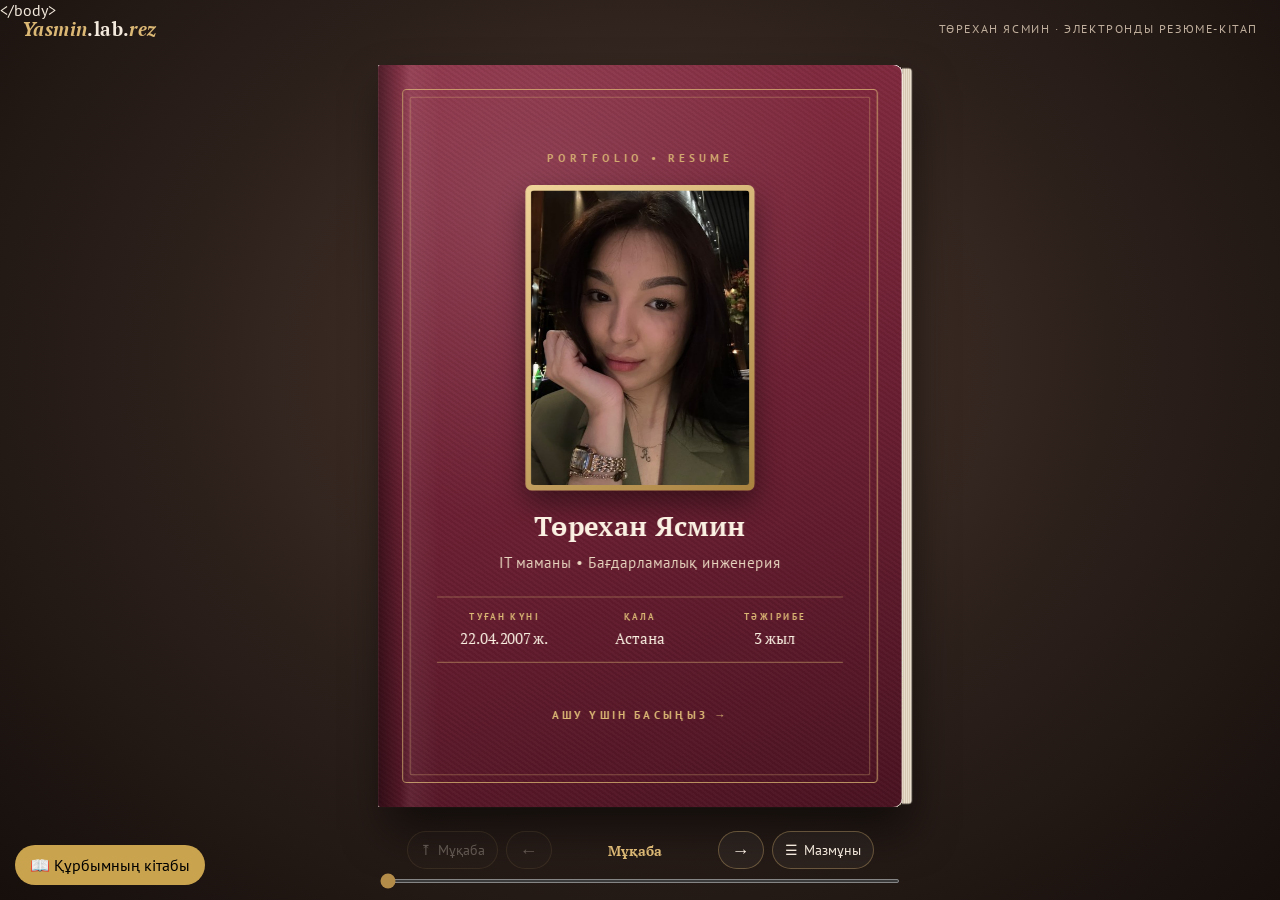
<file: index.html>
<!doctype html>
<html lang="kk">
<head>
<meta charset="utf-8">
<meta name="viewport" content="width=device-width,initial-scale=1,viewport-fit=cover">
<title>Yasmin.lab.rez</title>
<link rel="preconnect" href="https://fonts.googleapis.com">
<link rel="preconnect" href="https://fonts.gstatic.com" crossorigin>
<link href="https://fonts.googleapis.com/css2?family=PT+Sans:ital,wght@0,400;0,700;1,400&family=PT+Serif:ital,wght@0,400;0,700;1,400;1,700&display=swap" rel="stylesheet">
<style>
/* Yasmin.lab.rez — кітаптың стильдері */
:root{
  --accent:#7a263a;--accent-d:#4f1424;--gold:#dcb875;--gold-d:#b38c4a;
  --paper:#fffcf6;--paper-2:#f6efe3;--ink:#2b2321;--muted:#857a71;--line:#ece2d4;
  --pw:480px;--ph:680px;--dur:.9s;
}
*{box-sizing:border-box}
html,body{height:100%;margin:0}
body{
  background:radial-gradient(ellipse at 50% 40%,#4b372d 0%,#2c201b 52%,#160f0c 100%);
  color:#f3e9dc;font-family:"PT Sans",Arial,Helvetica,sans-serif;overflow:hidden;
  -webkit-font-smoothing:antialiased;
}
button{font-family:inherit}

/* ---------- top bar ---------- */
.topbar{position:fixed;top:0;left:0;right:0;height:56px;display:flex;align-items:center;justify-content:space-between;padding:0 22px;z-index:50}
.brand{font:700 italic 19px "PT Serif",Georgia,serif;color:var(--gold);letter-spacing:.4px}
.brand b{color:#f3e9dc;font-style:normal}
.topinfo{font-size:12px;letter-spacing:1.6px;text-transform:uppercase;color:#bfae9c}

/* ---------- stage & book ---------- */
.stage{position:fixed;top:56px;bottom:84px;left:0;right:0;display:flex;align-items:center;justify-content:center}
.scaler{flex:none;transform-origin:center center}
.book{position:relative;width:calc(var(--pw) * 2);height:var(--ph);perspective:2800px;transition:transform .8s cubic-bezier(.45,.05,.25,1)}
.book.single{width:var(--pw)}

.base{position:absolute;top:0;height:100%;width:var(--pw);border-radius:4px;transition:opacity .4s, box-shadow .4s}
.base.left{left:0;box-shadow:-8px 22px 40px rgba(0,0,0,.55)}
.base.right{left:var(--pw);box-shadow:8px 22px 40px rgba(0,0,0,.55)}
.book.single .base.right{left:0}
.base .edge{position:absolute;top:3px;bottom:3px;background:repeating-linear-gradient(90deg,#efe5d4 0 1px,#cfc1aa 1px 2px);border-radius:2px;transition:width .5s}
.base.right .edge{left:100%;border-radius:0 3px 3px 0}
.base.left .edge{right:100%;border-radius:3px 0 0 3px}

.leaf{position:absolute;top:0;left:50%;width:50%;height:100%;transform-origin:0 50%;transform-style:preserve-3d;
  transition:transform var(--dur) cubic-bezier(.45,.05,.25,1)}
.book.single .leaf{left:0;width:100%}
.leaf.flipped{transform:rotateY(-180deg)}
.leaf.peek:not(.flipped):not(.turning){transform:rotateY(-13deg);transition-duration:.35s}
.leaf.peek.flipped:not(.turning){transform:rotateY(-167deg);transition-duration:.35s}
.book.single .leaf.flipped:not(.turning){visibility:hidden}

.face{position:absolute;inset:0;backface-visibility:hidden;-webkit-backface-visibility:hidden;overflow:hidden;
  background:linear-gradient(180deg,var(--paper),var(--paper-2));border-radius:2px 8px 8px 2px}
.face.back{transform:rotateY(180deg);border-radius:8px 2px 2px 8px}
.face::before{content:"";position:absolute;inset:0;pointer-events:none;z-index:6;
  background:linear-gradient(90deg,rgba(60,35,20,.22) 0,rgba(60,35,20,.07) 3.5%,rgba(0,0,0,0) 11%,rgba(0,0,0,0) 96%,rgba(60,35,20,.06) 100%)}
.face.back::before{background:linear-gradient(270deg,rgba(60,35,20,.22) 0,rgba(60,35,20,.07) 3.5%,rgba(0,0,0,0) 11%,rgba(0,0,0,0) 96%,rgba(60,35,20,.06) 100%)}
.book.single .face::before{background:linear-gradient(90deg,rgba(60,35,20,.16) 0,rgba(0,0,0,0) 6%)}
.shade{position:absolute;inset:0;pointer-events:none;z-index:7;opacity:0;background:linear-gradient(90deg,rgba(0,0,0,.05),rgba(0,0,0,.32))}
.face.back .shade{background:linear-gradient(270deg,rgba(0,0,0,.05),rgba(0,0,0,.32))}
.leaf.turning .shade{animation:shade var(--dur) ease-in-out}
@keyframes shade{0%{opacity:0}50%{opacity:1}100%{opacity:0}}

/* hard covers */
.face.hard{background:
  radial-gradient(circle at 28% 18%,rgba(255,255,255,.10),transparent 45%),
  repeating-linear-gradient(35deg,rgba(0,0,0,.035) 0 2px,rgba(255,255,255,.02) 2px 4px),
  linear-gradient(160deg,#8d2f45 0%,#6d2033 50%,#4b1322 100%);color:#f6ead8}
.face.hard::before{background:linear-gradient(90deg,rgba(0,0,0,.45) 0,rgba(0,0,0,.12) 4%,rgba(255,255,255,.06) 6%,transparent 12%)}
.face.back.hard::before{background:linear-gradient(270deg,rgba(0,0,0,.45) 0,rgba(0,0,0,.12) 4%,rgba(255,255,255,.06) 6%,transparent 12%)}

/* ---------- page content ---------- */
.pg{position:absolute;top:0;left:0;right:0;bottom:46px;overflow:auto;padding:40px 40px 12px 46px;color:var(--ink);
  font:14.5px/1.72 "PT Sans",Arial,sans-serif;scrollbar-width:thin;scrollbar-color:#d9c9b4 transparent}
.face.back .pg{padding:40px 46px 12px 40px}
.book.single .pg{padding:34px 28px 12px 32px}
.folio{position:absolute;left:46px;right:40px;bottom:18px;display:flex;justify-content:space-between;align-items:center;
  border-top:1px solid var(--line);padding-top:8px;font:italic 11.5px "PT Serif",Georgia,serif;color:var(--muted);z-index:3}
.face.back .folio{left:40px;right:46px;flex-direction:row-reverse}
.book.single .folio{left:32px;right:28px}
.folio .no{font:700 12px "PT Serif",Georgia,serif;font-style:normal;color:var(--accent)}

.kicker{font:700 9.5px "PT Sans",Arial;letter-spacing:2.6px;text-transform:uppercase;color:var(--accent);
  padding-bottom:10px;margin-bottom:16px;border-bottom:1px solid var(--line)}
.pg h2{font:700 29px/1.15 "PT Serif",Georgia,serif;margin:4px 0 18px;color:#2a1d1a;letter-spacing:-.3px}
.pg h3{font:700 11.5px "PT Sans",Arial;letter-spacing:1.4px;text-transform:uppercase;color:var(--accent);margin:18px 0 6px}
.pg h3:first-child{margin-top:0}
.lecture{color:#463c37}
.lecture p{margin:0 0 12px}
p.lecture{margin:0 0 14px}
.pg.dropcap p.lecture::first-letter{float:left;font:700 54px/.9 "PT Serif",Georgia,serif;color:var(--accent);margin:6px 8px 0 0}
.pg ul,.pg ol{margin:0 0 12px;padding-left:20px}
.pg li{margin-bottom:4px}
.pg.small{font-size:12.3px;line-height:1.5}
.pg.small h3{margin-top:14px}
.ornament{text-align:center;color:#c9a978;font:18px "PT Serif",serif;margin:18px 0 8px;letter-spacing:10px}

.youtube-link,.yt{display:inline-block;color:var(--accent);font:700 12.5px "PT Sans",Arial;text-decoration:none;
  border:1px solid #e4cbc9;border-radius:6px;padding:9px 13px;background:#fbf0ee;margin:2px 0 14px;transition:background .2s,transform .2s}
.youtube-link:hover,.yt:hover{background:#f4e0dd;transform:translateY(-1px)}
.resource-links{display:flex;flex-wrap:wrap;gap:8px;margin-top:6px}
.resource-links .yt{margin:0}
.pagehint{margin-top:18px;color:#9b8f85;font:italic 12.5px "PT Serif",Georgia,serif}
.backlinks{display:flex;flex-wrap:wrap;gap:8px;margin-top:22px}
.backlinks button{border:1px solid var(--line);background:#fff;border-radius:6px;padding:8px 12px;font:12.5px "PT Sans";color:var(--ink);cursor:pointer}
.backlinks button:hover{border-color:#d8b9c0;background:#fbf3f1}

.subjects{display:grid;gap:6px;margin-top:6px}
.pg:has(.subjects) p.lecture{font-size:13.5px;margin-bottom:10px}
.pg:has(.subjects) h2{margin-bottom:12px}
.subject{display:flex;align-items:center;gap:12px;text-align:left;padding:8px 14px;border:1px solid var(--line);background:#fff;border-radius:8px;color:var(--ink);cursor:pointer;transition:.2s}
.subject:hover{border-color:#cf9fab;transform:translateX(3px)}
.subject span{flex:none;display:inline-flex;width:26px;height:26px;align-items:center;justify-content:center;border-radius:50%;background:#f5e7ea;color:var(--accent);font:700 12px "PT Sans"}
.subject strong{flex:1;font:700 14px "PT Sans"}
.subject small{flex:none;color:var(--muted);font:12px "PT Serif",serif;font-style:italic}

.alina{font-size:13.5px;line-height:1.65;border:1px solid var(--line);background:#fff;border-radius:8px;padding:14px 16px}
.alina p{margin:6px 0}

/* table of contents */
.toc-list{margin-top:4px}
.toc-sect{font:700 10px "PT Sans";letter-spacing:2.2px;text-transform:uppercase;color:var(--accent);margin:14px 0 4px}
.toc-sect:first-child{margin-top:0}
.toc-row{display:flex;align-items:baseline;gap:6px;width:100%;border:0;background:none;padding:3px 4px;margin:0 -4px;cursor:pointer;
  font:15px/1.45 "PT Serif",Georgia,serif;color:var(--ink);text-align:left;border-radius:4px}
.toc-row.sub{padding-left:18px;font-size:14px;color:#55493f}
.toc-row:hover{background:#f7ebe6;color:var(--accent)}
.toc-row .t{flex:none;max-width:78%}
.toc-row .dots{flex:1;border-bottom:1.5px dotted #cdbba5;transform:translateY(-4px);min-width:16px}
.toc-row .n{flex:none;font-weight:700;color:var(--accent);min-width:20px;text-align:right}

/* cover */
.cover-wrap{position:absolute;inset:0;display:flex;flex-direction:column;align-items:center;justify-content:center;text-align:center;padding:60px 54px;cursor:pointer}
.frame{position:absolute;inset:22px;border:1.5px solid rgba(220,184,117,.75);border-radius:4px;pointer-events:none}
.frame::after{content:"";position:absolute;inset:6px;border:1px solid rgba(220,184,117,.35);border-radius:2px}
.cover-kicker{font:700 10px "PT Sans";letter-spacing:4px;color:var(--gold);opacity:.9}
.cover-title{font:700 italic 50px/1 "PT Serif",Georgia,serif;color:var(--gold);margin:16px 0 0;letter-spacing:-.5px;
  text-shadow:0 1px 0 rgba(0,0,0,.35),0 0 18px rgba(220,184,117,.15)}
.cover-photo{width:210px;height:280px;padding:5px;margin:18px 0 16px;border-radius:6px;background:linear-gradient(145deg,#f0d59a,#a9823f);box-shadow:0 12px 26px rgba(0,0,0,.45)}
.cover-photo img{width:100%;height:100%;object-fit:cover;object-position:50% 30%;display:block;border-radius:3px}
.cover-orn{color:var(--gold);opacity:.8;font:20px "PT Serif";letter-spacing:12px;margin:12px 0 14px}
.cover-name{font:700 25px "PT Serif",Georgia,serif;color:#fbf1e3;margin:0}
.cover-sub{font:13.5px "PT Sans";color:#e9d6c0;margin:8px 0 0;letter-spacing:.3px}
.cover-grid{display:grid;grid-template-columns:repeat(3,1fr);width:100%;margin:22px 0 16px;border-top:1px solid rgba(220,184,117,.4);border-bottom:1px solid rgba(220,184,117,.4)}
.cover-grid div{padding:12px 4px}
.cover-grid b{display:block;font:700 8.5px "PT Sans";letter-spacing:1.8px;text-transform:uppercase;color:var(--gold)}
.cover-grid span{display:block;font:14px "PT Serif",serif;margin-top:5px;color:#fbf1e3}
.cover-intro{display:none;font:italic 12.5px/1.6 "PT Serif",serif;color:#e7d3bd;margin:0;max-width:330px}
.cover-open{margin-top:24px;font:700 10.5px "PT Sans";letter-spacing:2.4px;text-transform:uppercase;color:var(--gold);animation:pulse 2.2s ease-in-out infinite}
@keyframes pulse{0%,100%{opacity:.55}50%{opacity:1}}
.back-cover .cover-title{font-size:38px}
.back-cover .cover-intro{display:block}
.restart{margin-top:26px;border:1px solid rgba(220,184,117,.7);background:rgba(0,0,0,.12);color:var(--gold);padding:10px 18px;border-radius:30px;font:700 11px "PT Sans";letter-spacing:2px;text-transform:uppercase;cursor:pointer}
.restart:hover{background:rgba(220,184,117,.15)}

/* click zones */
.zone{position:absolute;top:90px;bottom:0;width:34px;z-index:5000;cursor:pointer;display:flex;align-items:center;justify-content:center;
  color:rgba(122,38,58,.0);font-size:22px;transition:color .25s}
.zone:hover{color:rgba(122,38,58,.55)}
.zone.prev{left:0}.zone.next{right:0}
.zone[hidden]{display:none}

/* ---------- controls ---------- */
.controls{position:fixed;left:0;right:0;bottom:0;height:84px;display:flex;flex-direction:column;align-items:center;justify-content:center;gap:8px;z-index:50;padding:0 14px}
.ctrl-row{display:flex;align-items:center;gap:8px}
.cbtn{height:38px;min-width:38px;padding:0 12px;border-radius:20px;border:1px solid rgba(220,184,117,.35);background:rgba(255,255,255,.04);color:#f3e9dc;cursor:pointer;font-size:14px;display:inline-flex;align-items:center;justify-content:center;gap:6px;transition:.2s}
.cbtn:hover:not(:disabled){background:rgba(220,184,117,.14);border-color:rgba(220,184,117,.7)}
.cbtn:disabled{opacity:.3;cursor:default}
.cbtn.arrow{font-size:18px;width:46px}
.indicator{min-width:150px;text-align:center;font:italic 14px "PT Serif",serif;color:#eadbc8}
.indicator b{font-style:normal;color:var(--gold)}
.scrub{width:min(520px,80vw);accent-color:#b38c4a;height:4px;cursor:pointer}

@media (max-width:640px){
  .topinfo{display:none}
  .cbtn .lbl{display:none}
  .indicator{min-width:110px;font-size:13px}
}
@media (prefers-reduced-motion:reduce){.leaf{transition-duration:.01s!important}.cover-open{animation:none}}

/* ---- lecture extras ---- */
.pg.lec{font-size:13px;line-height:1.52;padding-top:34px}
.pg.lec .kicker{margin-bottom:10px;padding-bottom:8px}
.pg.lec .lecture p{margin-bottom:8px}
.pg.lec .youtube-link,.pg.lec .yt{margin-bottom:8px;padding:7px 11px}
.pg.lec p.lecture{margin-bottom:6px}
.pg.lec h2{font-size:24px;margin:2px 0 10px}
.pg.subj::after{content:attr(data-num);position:absolute;top:22px;right:34px;font:700 64px/1 "PT Serif",Georgia,serif;color:rgba(122,38,58,.07);pointer-events:none}
.face.back .pg.subj::after{right:auto;left:auto;right:40px}
h3.sect{display:flex;align-items:center;gap:8px;margin:10px 0 7px}
h3.sect::after{content:"";flex:1;height:1px;background:var(--line)}
.plan{list-style:none;padding:0;margin:0 0 12px;counter-reset:pl}
.plan li{counter-increment:pl;display:flex;gap:10px;align-items:center;padding:3px 0;border-bottom:1px dashed #eadfce}
.plan li::before{content:counter(pl);flex:none;width:22px;height:22px;border-radius:50%;background:var(--accent);color:#fff;font:700 11px "PT Sans";display:flex;align-items:center;justify-content:center}
.fact{background:linear-gradient(135deg,#fff7e6,#fcefd6);border-left:4px solid var(--gold-d);border-radius:4px 10px 10px 4px;padding:10px 14px;font:italic 13px/1.55 "PT Serif",Georgia,serif;color:#5b4630}
.fact b{display:block;font:700 10px "PT Sans";letter-spacing:1.6px;text-transform:uppercase;color:var(--gold-d);margin-bottom:4px;font-style:normal}
.terms{display:grid;grid-template-columns:1fr 1fr;gap:7px;margin:0}
.terms div{background:#fff;border:1px solid var(--line);border-radius:8px;padding:8px 10px}
.terms dt{font:700 12.5px "PT Sans";color:var(--accent)}
.terms dd{margin:2px 0 0;font-size:12px;line-height:1.4;color:#5d524b}
.code{position:relative;background:#271e1c;color:#f4e6d4;border-radius:10px;padding:30px 14px 10px;font:11.5px/1.45 "SFMono-Regular",Consolas,"Liberation Mono",monospace;white-space:pre;overflow:auto;margin:0 0 6px;box-shadow:inset 0 0 0 1px #3a2c28}
.code-h{position:absolute;top:0;left:0;right:0;padding:6px 12px;font:700 9.5px "PT Sans";letter-spacing:1.6px;text-transform:uppercase;color:var(--gold);background:#33272a;border-radius:10px 10px 0 0}
.code-h::before{content:"● ● ●  ";color:#7a5d55;letter-spacing:0}
.formula{position:relative;background:#271e1c;border-radius:10px;padding:34px 16px 12px;display:grid;grid-template-columns:1fr 1fr;gap:8px;margin-bottom:6px}
.formula div{background:#33272a;color:#fbe9cf;border-radius:6px;padding:12px 8px;text-align:center;font:italic 16px "PT Serif",Georgia,serif}
.timeline,.sample{background:#fff;border:1px solid var(--line);border-radius:10px;padding:12px 16px;margin-bottom:6px}
.tl-h{display:block;font:700 9.5px "PT Sans";letter-spacing:1.6px;text-transform:uppercase;color:var(--accent);margin-bottom:8px}
.tl{display:flex;gap:14px;align-items:baseline;padding:6px 0 6px 14px;border-left:2px solid #e3c9cf;position:relative}
.tl::before{content:"";position:absolute;left:-6px;top:11px;width:10px;height:10px;border-radius:50%;background:var(--accent)}
.tl b{font:700 17px "PT Serif",serif;color:var(--accent);min-width:46px}
.sample p{margin:0 0 5px;font:italic 13.5px/1.55 "PT Serif",Georgia,serif;color:#3e3430}
.quiz{display:grid;gap:7px}
.quiz details{background:#fff;border:1px solid var(--line);border-radius:8px;padding:9px 12px;cursor:pointer}
.quiz details[open]{border-color:#d7b1ba;background:#fdf6f7}
.quiz summary{list-style:none;display:flex;gap:9px;align-items:flex-start;font-weight:700;font-size:13px}
.quiz summary::-webkit-details-marker{display:none}
.qn{flex:none;width:20px;height:20px;border-radius:5px;background:#f5e7ea;color:var(--accent);font:700 11px "PT Sans";display:flex;align-items:center;justify-content:center}
.quiz details p{margin:7px 0 0 29px;color:#2f6b45;font-size:13px}
.quiz details p::before{content:"✓ "}
.qhint{font:italic 11.5px "PT Serif",serif;color:var(--muted);margin:6px 0 0}
/* resume extras */
.pills{display:flex;flex-wrap:wrap;gap:7px;margin:6px 0 16px}
.pills span{background:#fff;border:1px solid var(--line);border-radius:20px;padding:6px 12px;font-size:12.5px}
.quote{margin:0;padding:14px 18px;border-left:4px solid var(--accent);background:#fbf3f1;border-radius:0 10px 10px 0;font:italic 15px/1.5 "PT Serif",Georgia,serif;color:#4a2a30}
.card-edu{display:flex;gap:14px;align-items:center;background:#fff;border:1px solid var(--line);border-radius:10px;padding:12px 14px;margin:8px 0 12px}
.card-edu .ce-y{flex:none;background:var(--accent);color:#fff;border-radius:8px;padding:8px 10px;font:700 12px "PT Sans";text-align:center}
.card-edu b{display:block;font-size:13.5px}.card-edu span{font-size:12.5px;color:var(--muted)}
.stats{display:grid;grid-template-columns:repeat(3,1fr);gap:8px;margin:8px 0 12px}
.stats div{background:#fff;border:1px solid var(--line);border-radius:10px;padding:10px;text-align:center}
.stats b{display:block;font:700 24px "PT Serif",serif;color:var(--accent)}
.stats span{font-size:11.5px;color:var(--muted)}
.checks{list-style:none;padding:0}.checks li{padding:5px 0 5px 26px;position:relative}
.checks li::before{content:"✓";position:absolute;left:0;top:4px;width:18px;height:18px;border-radius:50%;background:#e8f2ea;color:#2f6b45;font:700 11px/18px "PT Sans";text-align:center}
.skillbars{display:grid;gap:10px;margin-top:8px}
.sb{display:grid;grid-template-columns:110px 1fr auto;align-items:center;gap:10px;font-size:13px}
.sb i{display:block;height:8px;background:#f0e6da;border-radius:6px;overflow:hidden}
.sb em{display:block;height:100%;background:linear-gradient(90deg,var(--accent),#b0485f);border-radius:6px}
.sb small{color:var(--muted);font-size:11.5px}

/* ribbon bookmark -> contents */
.ribbon{position:absolute;top:-4px;right:10px;z-index:8;width:26px;height:54px;border:0;padding:0;cursor:pointer;
  background:linear-gradient(90deg,#5e1a2b,#8a2c42 50%,#5e1a2b);clip-path:polygon(0 0,100% 0,100% 100%,50% 80%,0 100%);
  box-shadow:0 2px 4px rgba(0,0,0,.25);transition:height .25s ease;color:var(--gold);font-size:11px;display:flex;align-items:flex-start;justify-content:center;padding-top:14px}
.face.back .ribbon{right:auto;left:10px}
.ribbon:hover{height:66px}
.ribbon .rl{position:absolute;top:8px;right:32px;white-space:nowrap;font:700 9px "PT Sans";letter-spacing:1.6px;text-transform:uppercase;color:var(--accent);opacity:0;transform:translateX(6px);transition:.25s;pointer-events:none}
.face.back .ribbon .rl{right:auto;left:32px;transform:translateX(-6px)}
.ribbon:hover .rl{opacity:1;transform:none}
.pg.subj::after{top:60px}
.checks.small li{padding:3px 0 3px 26px;font-size:13px}
.checks.small li::before{top:3px}
.quote.small{font-size:13.5px;padding:10px 14px;margin:0 0 12px}
.steps{display:grid;grid-template-columns:repeat(3,1fr);gap:8px}
.steps div{border-top:2px solid var(--accent);padding:8px 2px 0}
.steps b{display:block;font:700 12px "PT Sans";color:var(--gold-d);letter-spacing:1px}
.steps span{display:block;font:700 15px "PT Serif",serif;color:var(--ink);margin-top:2px}
.steps small{font-size:11.5px;color:var(--muted)}
.edu-links{display:grid;gap:7px}
.edu-links button{display:grid;grid-template-columns:62px 1fr auto;align-items:center;gap:10px;text-align:left;border:1px solid var(--line);background:#fff;border-radius:8px;padding:9px 12px;cursor:pointer;font-family:inherit;color:var(--ink)}
.edu-links button:hover{border-color:#cf9fab}
.edu-links b{font:700 14px "PT Serif",serif;color:var(--accent)}
.edu-links span{font-size:12.5px;color:#5d524b}
.edu-links em{font:italic 12px "PT Serif",serif;color:var(--muted)}
.edu-links em::before{content:"б. "}
.toolset{display:grid;grid-template-columns:1fr 1fr;gap:8px}
.toolset div{border:1px solid var(--line);background:#fff;border-radius:8px;padding:9px 11px}
.toolset b{display:block;font:700 9.5px "PT Sans";letter-spacing:1.4px;text-transform:uppercase;color:var(--accent);margin-bottom:6px}
.toolset span{display:inline-block;margin:0 5px 4px 0;padding:3px 9px;border-radius:12px;background:#f6eee6;font-size:12px}
.qualities{display:grid;grid-template-columns:1fr 1fr;gap:8px}
.qualities div{border:1px solid var(--line);background:#fff;border-radius:8px;padding:11px 12px;font:15px "PT Serif",serif}
.qualities i{font-style:normal;color:var(--gold-d);margin-right:8px;font-size:11px}
#src{display:none}

/* мәтін ішіндегі сілтемелер */
.pagehint a { color: var(--accent); font-weight: bold; }

</style>
</head>
<body>
<header class="topbar">
  <div class="brand">Yasmin<b>.lab.</b>rez</div>
  <div class="topinfo">Төрехан Ясмин · электронды резюме-кітап</div>
</header>

<main class="stage" id="stage">
  <div class="scaler" id="scaler">
    <div class="book" id="book"></div>
  </div>
</main>

<nav class="controls" aria-label="Кітап навигациясы">
  <div class="ctrl-row">
    <button class="cbtn" id="btnStart" title="Мұқаба">⤒<span class="lbl">Мұқаба</span></button>
    <button class="cbtn arrow" id="btnPrev" title="Алдыңғы бет (←)">←</button>
    <div class="indicator" id="indicator">Мұқаба</div>
    <button class="cbtn arrow" id="btnNext" title="Келесі бет (→)">→</button>
    <button class="cbtn" id="btnToc" title="Мазмұны">☰<span class="lbl">Мазмұны</span></button>
  </div>
  <input class="scrub" id="scrub" type="range" min="0" max="1" value="0" aria-label="Беттерді парақтау">
</nav>

<div id="src">
<article class="pg-src hard" id="cover"><div class="cover-wrap front-cover"><div class="frame"></div>
<div class="cover-kicker">PORTFOLIO • RESUME</div>
<div class="cover-photo"><img src="[data-uri]" alt="Төрехан Ясмин"></div>
<h1 class="cover-name">Төрехан Ясмин</h1>
<p class="cover-sub">IT маманы • Бағдарламалық инженерия</p>
<div class="cover-grid"><div><b>Туған күні</b><span>22.04.2007 ж.</span></div><div><b>Қала</b><span>Астана</span></div><div><b>Тәжірибе</b><span>3 жыл</span></div></div>
<p class="cover-intro">Электронды резюме кітап форматында жасалған. Мазмұн арқылы резюме, білім және оқу пәндерінің толық лекциялық материалдарына өтуге болады.</p>
<div class="cover-open">Ашу үшін басыңыз →</div></div></article>
<article class="pg-src pg" id="toc1"><div class="kicker">Мазмұны • I</div><h2>Мазмұны</h2><div class="toc-list"><div class="toc-sect">I бөлім · Резюме</div><button class="toc-row" data-goto="goal"><span class="t">Мақсатым</span><span class="dots"></span><span class="n" data-pn="goal"></span></button><button class="toc-row" data-goto="edu"><span class="t">Білімім</span><span class="dots"></span><span class="n" data-pn="edu"></span></button><button class="toc-row" data-goto="exp"><span class="t">Жұмыс тәжірибесі</span><span class="dots"></span><span class="n" data-pn="exp"></span></button><button class="toc-row" data-goto="skills"><span class="t">IT дағдыларым</span><span class="dots"></span><span class="n" data-pn="skills"></span></button><button class="toc-row" data-goto="lang"><span class="t">Тілдер</span><span class="dots"></span><span class="n" data-pn="lang"></span></button><div class="toc-sect">II бөлім · 1 курс</div><button class="toc-row" data-goto="course1"><span class="t">1 курс пәндері</span><span class="dots"></span><span class="n" data-pn="course1"></span></button><button class="toc-row sub" data-goto="math"><span class="t">Жоғары математика</span><span class="dots"></span><span class="n" data-pn="math"></span></button><button class="toc-row sub" data-goto="russian"><span class="t">Орыс тілі</span><span class="dots"></span><span class="n" data-pn="russian"></span></button><button class="toc-row sub" data-goto="english"><span class="t">Ағылшын тілі</span><span class="dots"></span><span class="n" data-pn="english"></span></button><button class="toc-row sub" data-goto="pe1"><span class="t">Дене шынықтыру</span><span class="dots"></span><span class="n" data-pn="pe1"></span></button><button class="toc-row sub" data-goto="psychology"><span class="t">Психология</span><span class="dots"></span><span class="n" data-pn="psychology"></span></button><button class="toc-row sub" data-goto="history"><span class="t">Қазақстан тарихы</span><span class="dots"></span><span class="n" data-pn="history"></span></button><button class="toc-row sub" data-goto="python"><span class="t">Python</span><span class="dots"></span><span class="n" data-pn="python"></span></button></div></article>
<article class="pg-src pg" id="toc2"><div class="kicker">Мазмұны • II</div><div class="toc-list" style="margin-top:6px"><div class="toc-sect">III бөлім · 2 курс</div><button class="toc-row" data-goto="course2"><span class="t">2 курс пәндері</span><span class="dots"></span><span class="n" data-pn="course2"></span></button><button class="toc-row sub" data-goto="physics"><span class="t">Физика</span><span class="dots"></span><span class="n" data-pn="physics"></span></button><button class="toc-row sub" data-goto="database"><span class="t">Деректер қоры</span><span class="dots"></span><span class="n" data-pn="database"></span></button><button class="toc-row sub" data-goto="cpp"><span class="t">C++</span><span class="dots"></span><span class="n" data-pn="cpp"></span></button><button class="toc-row sub" data-goto="pe2"><span class="t">Дене шынықтыру</span><span class="dots"></span><span class="n" data-pn="pe2"></span></button><button class="toc-row sub" data-goto="iot"><span class="t">IoT бағдарламалау</span><span class="dots"></span><span class="n" data-pn="iot"></span></button><button class="toc-row sub" data-goto="network-os"><span class="t">Желілік операциялық жүйелер</span><span class="dots"></span><span class="n" data-pn="network-os"></span></button><div class="toc-sect">IV бөлім · 3 курс</div><button class="toc-row" data-goto="course3"><span class="t">3 курс пәндері</span><span class="dots"></span><span class="n" data-pn="course3"></span></button><button class="toc-row sub" data-goto="web"><span class="t">Веб бағдарламалау</span><span class="dots"></span><span class="n" data-pn="web"></span></button><button class="toc-row sub" data-goto="web-syllabus"><span class="t">Web бағдарламалау: силлабус</span><span class="dots"></span><span class="n" data-pn="web-syllabus"></span></button><button class="toc-row sub" data-goto="oracle"><span class="t">Oracle</span><span class="dots"></span><span class="n" data-pn="oracle"></span></button><button class="toc-row sub" data-goto="network-tech"><span class="t">Желілік технологиялар</span><span class="dots"></span><span class="n" data-pn="network-tech"></span></button><button class="toc-row sub" data-goto="foreign-language"><span class="t">Кәсіби бағытталған шетел тілі</span><span class="dots"></span><span class="n" data-pn="foreign-language"></span></button><button class="toc-row sub" data-goto="mobile"><span class="t">Мобильді қосымшалар</span><span class="dots"></span><span class="n" data-pn="mobile"></span></button><div class="toc-sect">V бөлім · Қосымша</div><button class="toc-row" data-goto="friend"><span class="t">Досымның резюмесі</span><span class="dots"></span><span class="n" data-pn="friend"></span></button><button class="toc-row" data-goto="contact"><span class="t">Байланыс</span><span class="dots"></span><span class="n" data-pn="contact"></span></button><button class="toc-row" data-goto="closing"><span class="t">Қорытынды: оқу жолы</span><span class="dots"></span><span class="n" data-pn="closing"></span></button></div></article>
<article class="pg-src pg dropcap" id="goal"><div class="kicker">RESUME</div><h2>Мақсатым</h2><p class="lecture">IT саласында алған білімді практикада қолданып, бағдарламалау, веб-технологиялар және деректер қорымен жұмыс бағыттарында тәжірибе жинақтау. Жаңа технологияларды меңгеріп, нақты жобаларға қатысу арқылы бағдарламалық инженер ретінде кәсіби даму.</p><div class="pills"><span>💻 Бағдарламалау</span><span>🌐 Веб-технологиялар</span><span>🗄 Деректер қоры</span><span>🚀 Кәсіби даму</span></div><blockquote class="quote">«Білімді практикада қолданып, нақты жобалар арқылы өсу — басты мақсатым.»</blockquote><h3 class="sect">Даму жолы</h3><div class="steps"><div><b>01</b><span>Білім</span><small>теория мен негіз</small></div><div><b>02</b><span>Практика</span><small>нақты жобалар</small></div><div><b>03</b><span>Маман</span><small>бағдарламалық инженер</small></div></div></article>
<article class="pg-src pg dropcap" id="edu"><div class="kicker">RESUME</div><h2>Білімім</h2><p class="lecture">С. Сейфуллин атындағы Қазақ агротехникалық зерттеу университетінде «Бағдарламалық инженерия» бағыты бойынша білім алдым. Оқу барысында бағдарламалау, деректер қоры, веб және желілік технологиялар бойынша теориялық және практикалық білім қалыптасты.</p><div class="card-edu"><div class="ce-y">2024 — 2028</div><div><b>С. Сейфуллин атындағы ҚАЗАТЗУ</b><span>«Бағдарламалық инженерия» · бакалавриат</span></div></div><div class="stats"><div><b>3</b><span>курс</span></div><div><b>18</b><span>пән</span></div><div><b>IT</b><span>бағыт</span></div></div><h3 class="sect">Оқу бағыттары</h3><div class="edu-links"><button data-goto="course1"><b>1 курс</b><span>іргетас пәндер · Python</span><em data-pn="course1"></em></button><button data-goto="course2"><b>2 курс</b><span>деректер қоры · C++ · желілер</span><em data-pn="course2"></em></button><button data-goto="course3"><b>3 курс</b><span>веб · мобильді · Oracle</span><em data-pn="course3"></em></button></div></article>
<article class="pg-src pg dropcap" id="exp"><div class="kicker">RESUME</div><h2>Жұмыс тәжірибесі</h2><p class="lecture">3 жылдық тәжірибе барысында жауапкершілік, адамдармен қарым-қатынас жасау, тапсырмаларды жоспарлау және нәтижеге бағытталу дағдылары қалыптасты. Бұл дағдыларды IT саласындағы техникалық біліммен біріктіруге болады.</p><div class="stats"><div><b>3</b><span>жыл тәжірибе</span></div><div><b>✓</b><span>жауапкершілік</span></div><div><b>✓</b><span>командалық жұмыс</span></div></div><ul class="checks"><li>Тапсырмаларды жоспарлау</li><li>Адамдармен қарым-қатынас</li><li>Нәтижеге бағытталу</li></ul><blockquote class="quote small">Тәжірибеде қалыптасқан жұмсақ дағдылар (soft skills) IT саласындағы техникалық біліммен бірге кәсіби өсудің берік негізі болады.</blockquote></article>
<article class="pg-src pg dropcap" id="skills"><div class="kicker">RESUME</div><h2>IT дағдыларым</h2><p class="lecture">Python, HTML, CSS, SQL, MySQL, Java, 1С және Visual Studio Code. Бағдарламалау, веб-беттер жасау және деректер қорымен жұмыс істеу бағыттарына қызығушылық бар.</p><div class="skillbars"><div class="sb"><span>Python</span><i><em style="width:80%"></em></i></div><div class="sb"><span>HTML / CSS</span><i><em style="width:85%"></em></i></div><div class="sb"><span>SQL / MySQL</span><i><em style="width:75%"></em></i></div><div class="sb"><span>Java</span><i><em style="width:60%"></em></i></div><div class="sb"><span>1С</span><i><em style="width:55%"></em></i></div><div class="sb"><span>VS Code</span><i><em style="width:85%"></em></i></div></div><h3 class="sect">Құралдар жиынтығы</h3><div class="toolset"><div><b>Бағдарламалау</b><span>Python</span><span>Java</span></div><div><b>Веб</b><span>HTML</span><span>CSS</span></div><div><b>Деректер қоры</b><span>SQL</span><span>MySQL</span></div><div><b>Орта</b><span>VS Code</span><span>1С</span></div></div></article>
<article class="pg-src pg dropcap" id="lang"><div class="kicker">RESUME</div><h2>Тілдер</h2><p class="lecture">Қазақ және орыс тілдерін еркін қолданамын, ағылшын тілін орта деңгейде меңгеріп келемін. Жауапкершілік, ұқыптылық, үйренуге дайын болу және командамен жұмыс жасау маңызды кәсіби қасиеттер болып табылады.</p><div class="skillbars"><div class="sb"><span>Қазақ тілі</span><i><em style="width:100%"></em></i><small>еркін</small></div><div class="sb"><span>Орыс тілі</span><i><em style="width:95%"></em></i><small>еркін</small></div><div class="sb"><span>Ағылшын тілі</span><i><em style="width:55%"></em></i><small>орта деңгей</small></div></div><h3 class="sect">Кәсіби қасиеттер</h3><div class="qualities"><div><i>◆</i>Жауапкершілік</div><div><i>◆</i>Ұқыптылық</div><div><i>◆</i>Үйренуге дайындық</div><div><i>◆</i>Командалық жұмыс</div></div></article>
<article class="pg-src pg" id="course1"><div class="kicker">ОҚУ ПӘНДЕРІ</div><h2>1 курс</h2><blockquote class="quote small">Бірінші курс — іргетас. Жалпы білім беретін пәндер ойлау мәдениетін, тіл дағдыларын және тарихи сананы қалыптастырады, ал Python бағдарламалау әлеміне алғашқы қадам болады. Әр пән үш беттен тұрады: кіріспе, лекция және практика.</blockquote><div class="subjects"><button class="subject" data-goto="math"><span>1</span><strong>Жоғары математика</strong><small>б. <em data-pn="math"></em></small></button><button class="subject" data-goto="russian"><span>2</span><strong>Орыс тілі</strong><small>б. <em data-pn="russian"></em></small></button><button class="subject" data-goto="english"><span>3</span><strong>Ағылшын тілі</strong><small>б. <em data-pn="english"></em></small></button><button class="subject" data-goto="pe1"><span>4</span><strong>Дене шынықтыру</strong><small>б. <em data-pn="pe1"></em></small></button><button class="subject" data-goto="psychology"><span>5</span><strong>Психология</strong><small>б. <em data-pn="psychology"></em></small></button><button class="subject" data-goto="history"><span>6</span><strong>Қазақстан тарихы</strong><small>б. <em data-pn="history"></em></small></button><button class="subject" data-goto="python"><span>7</span><strong>Python</strong><small>б. <em data-pn="python"></em></small></button></div></article>
<article class="pg-src pg lec subj" data-num="01" id="math"><div class="kicker">1 КУРС • 1/3 БЕТ · КІРІСПЕ</div><h2>Жоғары математика</h2><p class="lecture"><a class="youtube-link" href="https://www.youtube.com/results?search_query=%D0%96%D0%BE%D2%93%D0%B0%D1%80%D1%8B%20%D0%BC%D0%B0%D1%82%D0%B5%D0%BC%D0%B0%D1%82%D0%B8%D0%BA%D0%B0%20%D1%81%D0%B0%D0%B1%D0%B0%D2%9B%20%D1%82%D2%AF%D1%81%D1%96%D0%BD%D0%B4%D1%96%D1%80%D1%83" rel="noopener" target="_blank">▶ YouTube: Жоғары математика бойынша видео сабақтар</a></p><div class="lecture"><h3>Кіріспе және негізгі түсініктер</h3><p>Жоғары математика — бағдарламалық инженерия студентінің логикалық және аналитикалық ойлауын қалыптастыратын базалық пән. Курста функциялар, теңдеулер, матрицалар, туынды және интеграл сияқты математикалық ұғымдар оқытылады.</p></div><h3 class="sect">Лекция жоспары</h3><ol class="plan"><li>Функция және оның графигі</li><li>Шек және үзіліссіздік</li><li>Туынды және оның геометриялық мағынасы</li><li>Анықталмаған және анықталған интеграл</li><li>Матрицалар мен анықтауыштар</li></ol><div class="fact"><b>💡 Қызық дерек</b>«Алгебра» сөзі IX ғасырдағы ғалым әл-Хорезмидің еңбегінің атауынан шыққан, ал «алгоритм» сөзі оның есімімен байланысты.</div></article>
<article class="pg-src pg lec subj" data-num="01"><div class="kicker">1 КУРС • 2/3 БЕТ · ЛЕКЦИЯ</div><h2>Жоғары математика</h2><div class="lecture"><h3>Лекцияның жалғасы</h3><p>Негізгі мақсат — математикалық есепті талдап, оның шешу жолын кезең-кезеңімен анықтау. Туынды өзгеріс жылдамдығын, интеграл жинақталған шаманы сипаттайды, ал матрицалар көптеген есептерді ықшам түрде көрсетуге мүмкіндік береді. Бұл тақырыптар алгоритмдер мен техникалық есептерді түсінуге пайдалы.</p><p>Функцияның туындысы f′(x) — аргумент өзгергендегі функцияның лездік өзгеру жылдамдығы. Геометриялық тұрғыдан бұл графикке жүргізілген жанаманың бұрыштық коэффициенті. Туынды арқылы функцияның өсу және кему аралықтарын, экстремум нүктелерін табуға болады.</p><p>Анықталған интеграл қисық сызықпен шектелген фигураның ауданын есептеуге мүмкіндік береді. Ньютон–Лейбниц формуласы бойынша ∫ₐᵇ f(x)dx = F(b) − F(a), мұндағы F — f функциясының алғашқы функциясы.</p></div><h3 class="sect">Негізгі ұғымдар</h3><dl class="terms"><div><dt>Функция</dt><dd>әр x мәніне бір ғана y мәнін сәйкес қоятын ереже</dd></div><div><dt>Шек</dt><dd>аргумент ұмтылғанда функция жақындайтын сан</dd></div><div><dt>Туынды</dt><dd>функцияның өзгеру жылдамдығы</dd></div><div><dt>Интеграл</dt><dd>туындыға кері амал, жинақталған шама</dd></div></dl></article>
<article class="pg-src pg lec subj" data-num="01"><div class="kicker">1 КУРС • 3/3 БЕТ · ПРАКТИКА</div><h2>Жоғары математика</h2><div class="formula"><span class="code-h">Негізгі формулалар</span><div>(xⁿ)′ = n · xⁿ⁻¹</div><div>(sin x)′ = cos x</div><div>∫ xⁿ dx = xⁿ⁺¹ / (n+1) + C</div><div>det | a  b ; c  d | = ad − bc</div></div><h3 class="sect">Өзін-өзі тексеру</h3><div class="quiz"><details><summary><span class="qn">1</span>f(x) = x³ функциясының туындысы неге тең?</summary><p>f′(x) = 3x²</p></details><details><summary><span class="qn">2</span>2×2 матрицаның анықтауышы қалай есептеледі?</summary><p>ad − bc: бас диагональ көбейтіндісінен қосалқы диагональ көбейтіндісі алынады.</p></details></div><p class="qhint">Жауапты көру үшін сұрақты басыңыз</p><h3 class="sect">Оқу нәтижесі</h3><ul class="checks small"><li>Функцияны зерттеп, графигін құра аламын</li><li>Туынды мен интегралды есептей аламын</li><li>Матрицалармен амалдар орындай аламын</li></ul><div class="backlinks"><button data-goto="course1">← Пәндер тізіміне</button><button data-goto="toc1">☰ Мазмұны</button></div></article>
<article class="pg-src pg lec subj" data-num="02" id="russian"><div class="kicker">1 КУРС • 1/3 БЕТ · КІРІСПЕ</div><h2>Орыс тілі</h2><p class="lecture"><a class="youtube-link" href="https://www.youtube.com/results?search_query=%D0%9E%D1%80%D1%8B%D1%81%20%D1%82%D1%96%D0%BB%D1%96%20%D1%81%D0%B0%D0%B1%D0%B0%D2%9B%20%D1%82%D2%AF%D1%81%D1%96%D0%BD%D0%B4%D1%96%D1%80%D1%83" rel="noopener" target="_blank">▶ YouTube: Орыс тілі бойынша видео сабақтар</a></p><div class="lecture"><h3>Кіріспе және негізгі түсініктер</h3><p>Орыс тілі пәні ауызша және жазбаша сауатты қарым-қатынас жасауға үйретеді. Студент грамматикалық нормаларды, мәтін құрылымын, сөз қолданысын және кәсіби стильді меңгереді.</p></div><h3 class="sect">Лекция жоспары</h3><ol class="plan"><li>Фонетика және орфоэпия</li><li>Морфология: сөз таптары</li><li>Синтаксис: сөйлем құрылымы</li><li>Функционалдық стильдер</li><li>Іскери хат және түйіндеме</li></ol><div class="fact"><b>💡 Қызық дерек</b>Орыс әліпбиінде 33 әріп бар, оның екеуі — «ъ» және «ь» — жеке дыбысты білдірмейді.</div></article>
<article class="pg-src pg lec subj" data-num="02"><div class="kicker">1 КУРС • 2/3 БЕТ · ЛЕКЦИЯ</div><h2>Орыс тілі</h2><div class="lecture"><h3>Лекцияның жалғасы</h3><p>Кәсіби ортада ойды нақты жеткізу, құжаттарды дұрыс рәсімдеу және әртүрлі мәтіндермен жұмыс істей білу маңызды. Сондықтан пән барысында оқу, жазу, сөйлеу және ақпаратты жүйелеу дағдылары дамиды.</p><p>Орыс тілінде бес функционалдық стиль ажыратылады: ғылыми, ресми-іскери, публицистикалық, көркем және ауызекі сөйлеу стилі. Әр стильдің өз лексикасы, сөйлем құрылымы және қолданылу ортасы бар.</p><p>Ресми-іскери стильде сөйлемдер нақты әрі бірмәнді болуы керек; эмоциялы сөздер мен ауызекі тіркестер қолданылмайды. IT маманы үшін техникалық тапсырма, есеп және хат жазу дағдылары күнделікті жұмыста қажет.</p></div><h3 class="sect">Негізгі ұғымдар</h3><dl class="terms"><div><dt>Орфография</dt><dd>сөздерді дұрыс жазу ережелері</dd></div><div><dt>Пунктуация</dt><dd>тыныс белгілерін қою ережелері</dd></div><div><dt>Стиль</dt><dd>мақсатқа сай тілдік құралдар жүйесі</dd></div><div><dt>Синтаксис</dt><dd>сөйлем мен сөз тіркесінің құрылымы</dd></div></dl></article>
<article class="pg-src pg lec subj" data-num="02"><div class="kicker">1 КУРС • 3/3 БЕТ · ПРАКТИКА</div><h2>Орыс тілі</h2><div class="sample"><span class="tl-h">Іскери хат үлгісі</span><p>Уважаемый Алексей Петрович!</p><p>Направляем Вам отчёт о выполнении проекта за сентябрь.</p><p>Просим рассмотреть его и сообщить о замечаниях до 10 октября.</p><p>С уважением, Ясмин Төрехан</p></div><h3 class="sect">Өзін-өзі тексеру</h3><div class="quiz"><details><summary><span class="qn">1</span>Орыс тілінде неше функционалдық стиль бар?</summary><p>Бес: ғылыми, ресми-іскери, публицистикалық, көркем, ауызекі.</p></details><details><summary><span class="qn">2</span>Іскери хатқа қай стиль тән?</summary><p>Ресми-іскери стиль.</p></details></div><p class="qhint">Жауапты көру үшін сұрақты басыңыз</p><h3 class="sect">Оқу нәтижесі</h3><ul class="checks small"><li>Іскери хат пен құжатты дұрыс жаза аламын</li><li>Функционалдық стильдерді ажырата аламын</li><li>Ойымды нақты және сауатты жеткіземін</li></ul><div class="backlinks"><button data-goto="course1">← Пәндер тізіміне</button><button data-goto="toc1">☰ Мазмұны</button></div></article>
<article class="pg-src pg lec subj" data-num="03" id="english"><div class="kicker">1 КУРС • 1/3 БЕТ · КІРІСПЕ</div><h2>Ағылшын тілі</h2><p class="lecture"><a class="youtube-link" href="https://www.youtube.com/results?search_query=%D0%90%D2%93%D1%8B%D0%BB%D1%88%D1%8B%D0%BD%20%D1%82%D1%96%D0%BB%D1%96%20%D1%81%D0%B0%D0%B1%D0%B0%D2%9B%20%D1%82%D2%AF%D1%81%D1%96%D0%BD%D0%B4%D1%96%D1%80%D1%83" rel="noopener" target="_blank">▶ YouTube: Ағылшын тілі бойынша видео сабақтар</a></p><div class="lecture"><h3>Кіріспе және негізгі түсініктер</h3><p>Ағылшын тілі пәні күнделікті және кәсіби коммуникацияның негіздерін қалыптастырады. Негізгі бағыттарға сөздік қор, грамматика, тыңдау, оқу, жазу және сөйлеу кіреді.</p></div><h3 class="sect">Лекция жоспары</h3><ol class="plan"><li>Present, Past, Future шақтары</li><li>Сөздік қор және IT терминдері</li><li>Reading: мәтінді түсіну</li><li>Writing: email және CV</li><li>Speaking: таныстыру және сұхбат</li></ol><div class="fact"><b>💡 Қызық дерек</b>Бағдарламалау тілдерінің кілттік сөздері (if, while, return, class) ағылшын тілінен алынған, сондықтан ағылшын тілін білу кодты оқуды жеңілдетеді.</div></article>
<article class="pg-src pg lec subj" data-num="03"><div class="kicker">1 КУРС • 2/3 БЕТ · ЛЕКЦИЯ</div><h2>Ағылшын тілі</h2><div class="lecture"><h3>Лекцияның жалғасы</h3><p>IT саласында ағылшын тілі ерекше маңызды: бағдарламалау құжаттарының, интерфейстердің және көптеген оқу ресурстарының басым бөлігі ағылшын тілінде. Сондықтан кәсіби терминдерді түсіну болашақ маманның ақпаратпен жұмысын жеңілдетеді.</p><p>Ағылшын тілінде 12 шақ формасы бар, бірақ күнделікті қарым-қатынаста Present Simple, Present Continuous, Past Simple, Present Perfect және Future Simple жиі қолданылады. Шақты дұрыс таңдау әрекеттің қашан және қалай орындалғанын нақты жеткізеді.</p><p>Кәсіби ортада қысқа әрі сыпайы хат жазу маңызды. Email әдетте сәлемдесуден, хаттың мақсатынан, негізгі ақпараттан және қорытынды сөйлемнен тұрады.</p></div><h3 class="sect">Негізгі ұғымдар</h3><dl class="terms"><div><dt>Present Simple</dt><dd>тұрақты, қайталанатын әрекет</dd></div><div><dt>Past Simple</dt><dd>өткенде аяқталған әрекет</dd></div><div><dt>Present Perfect</dt><dd>нәтижесі қазір маңызды әрекет</dd></div><div><dt>Vocabulary</dt><dd>сөздік қор</dd></div></dl></article>
<article class="pg-src pg lec subj" data-num="03"><div class="kicker">1 КУРС • 3/3 БЕТ · ПРАКТИКА</div><h2>Ағылшын тілі</h2><div class="sample"><span class="tl-h">Self-introduction</span><p>Hello! My name is Yasmin.</p><p>I am a third-year Software Engineering student.</p><p>I work with Python, HTML, CSS and SQL.</p><p>I am interested in web development.</p></div><h3 class="sect">Өзін-өзі тексеру</h3><div class="quiz"><details><summary><span class="qn">1</span>«I ___ Python every day» — бос орынға не жазылады?</summary><p>use (Present Simple — күнделікті әрекет).</p></details><details><summary><span class="qn">2</span>IT саласында «bug» сөзі нені білдіреді?</summary><p>Бағдарламадағы қате.</p></details></div><p class="qhint">Жауапты көру үшін сұрақты басыңыз</p><h3 class="sect">Оқу нәтижесі</h3><ul class="checks small"><li>Өзімді ағылшынша таныстыра аламын</li><li>Қысқа кәсіби email жаза аламын</li><li>Қарапайым техникалық мәтінді түсінемін</li></ul><div class="backlinks"><button data-goto="course1">← Пәндер тізіміне</button><button data-goto="toc1">☰ Мазмұны</button></div></article>
<article class="pg-src pg lec subj" data-num="04" id="pe1"><div class="kicker">1 КУРС • 1/3 БЕТ · КІРІСПЕ</div><h2>Дене шынықтыру</h2><p class="lecture"><a class="youtube-link" href="https://www.youtube.com/results?search_query=%D0%94%D0%B5%D0%BD%D0%B5%20%D1%88%D1%8B%D0%BD%D1%8B%D2%9B%D1%82%D1%8B%D1%80%D1%83%20%D1%81%D0%B0%D0%B1%D0%B0%D2%9B%20%D1%82%D2%AF%D1%81%D1%96%D0%BD%D0%B4%D1%96%D1%80%D1%83" rel="noopener" target="_blank">▶ YouTube: Дене шынықтыру бойынша видео сабақтар</a></p><div class="lecture"><h3>Кіріспе және негізгі түсініктер</h3><p>Дене шынықтыру студенттің денсаулығын нығайтуға, қозғалыс белсенділігін арттыруға және спорттық дағдыларын дамытуға бағытталған пән.</p></div><h3 class="sect">Лекция жоспары</h3><ol class="plan"><li>Жылыну жаттығулары</li><li>Төзімділікті дамыту</li><li>Күш және икемділік</li><li>Спорттық ойындар</li><li>Салауатты өмір салты</li></ol><div class="fact"><b>💡 Қызық дерек</b>ДДҰ ересектерге аптасына кемінде 150 минут орташа қарқынды физикалық белсенділікті ұсынады.</div></article>
<article class="pg-src pg lec subj" data-num="04"><div class="kicker">1 КУРС • 2/3 БЕТ · ЛЕКЦИЯ</div><h2>Дене шынықтыру</h2><div class="lecture"><h3>Лекцияның жалғасы</h3><p>Жаттығулар төзімділік, күш, икемділік және үйлесімділікті дамытуға көмектеседі. Тұрақты физикалық белсенділік оқу режимін сақтауға және күнделікті жұмыс қабілетін қолдауға мүмкіндік береді.</p><p>Әр сабақ үш бөліктен тұрады: дайындық (жылыну), негізгі бөлім және қорытынды бөлім. Жылыну бұлшықеттер мен буындарды жүктемеге дайындап, жарақат алу қаупін азайтады.</p><p>Жүктеме біртіндеп арттырылуы керек. Жаттығу кезінде дұрыс тыныс алу, су ішу режимі және демалыс маңызды. Компьютер алдында ұзақ отыратын IT мамандары үшін арқа мен мойынға арналған жаттығулар өте пайдалы.</p></div><h3 class="sect">Негізгі ұғымдар</h3><dl class="terms"><div><dt>Төзімділік</dt><dd>ұзақ уақыт жұмыс істеу қабілеті</dd></div><div><dt>Икемділік</dt><dd>буындардың кең амплитудада қозғалуы</dd></div><div><dt>Үйлесімділік</dt><dd>қозғалыстарды дәл басқару</dd></div><div><dt>Жылыну</dt><dd>денені жүктемеге дайындау</dd></div></dl></article>
<article class="pg-src pg lec subj" data-num="04"><div class="kicker">1 КУРС • 3/3 БЕТ · ПРАКТИКА</div><h2>Дене шынықтыру</h2><div class="sample"><span class="tl-h">Сабақ құрылымы</span><p>1. Жылыну — 10 мин: жеңіл жүгіру, айналмалы қозғалыстар</p><p>2. Негізгі бөлім — 25–30 мин: жаттығулар, ойын</p><p>3. Қорытынды — 5 мин: созылу, тынысты қалпына келтіру</p></div><h3 class="sect">Өзін-өзі тексеру</h3><div class="quiz"><details><summary><span class="qn">1</span>Жылыну не үшін қажет?</summary><p>Денені жүктемеге дайындап, жарақаттың алдын алу үшін.</p></details><details><summary><span class="qn">2</span>Сабақ неше бөліктен тұрады?</summary><p>Үш: дайындық, негізгі, қорытынды.</p></details></div><p class="qhint">Жауапты көру үшін сұрақты басыңыз</p><h3 class="sect">Оқу нәтижесі</h3><ul class="checks small"><li>Жылыну кешенін өзім жасай аламын</li><li>Жүктемені дұрыс мөлшерлеймін</li><li>Салауатты күн тәртібін сақтаймын</li></ul><div class="backlinks"><button data-goto="course1">← Пәндер тізіміне</button><button data-goto="toc1">☰ Мазмұны</button></div></article>
<article class="pg-src pg lec subj" data-num="05" id="psychology"><div class="kicker">1 КУРС • 1/3 БЕТ · КІРІСПЕ</div><h2>Психология</h2><p class="lecture"><a class="youtube-link" href="https://www.youtube.com/results?search_query=%D0%9F%D1%81%D0%B8%D1%85%D0%BE%D0%BB%D0%BE%D0%B3%D0%B8%D1%8F%20%D1%81%D0%B0%D0%B1%D0%B0%D2%9B%20%D1%82%D2%AF%D1%81%D1%96%D0%BD%D0%B4%D1%96%D1%80%D1%83" rel="noopener" target="_blank">▶ YouTube: Психология бойынша видео сабақтар</a></p><div class="lecture"><h3>Кіріспе және негізгі түсініктер</h3><p>Психология адамның психикалық процестерін, эмоциясын, мінез-құлқын және адамдар арасындағы қарым-қатынасты зерттейді.</p></div><h3 class="sect">Лекция жоспары</h3><ol class="plan"><li>Психиканың негізгі процестері</li><li>Зейін, ес және ойлау</li><li>Эмоция және мотивация</li><li>Тұлға және темперамент</li><li>Қарым-қатынас және команда</li></ol><div class="fact"><b>💡 Қызық дерек</b>Миллер заңы бойынша адам қысқа мерзімді есінде шамамен 7±2 элементті сақтай алады.</div></article>
<article class="pg-src pg lec subj" data-num="05"><div class="kicker">1 КУРС • 2/3 БЕТ · ЛЕКЦИЯ</div><h2>Психология</h2><div class="lecture"><h3>Лекцияның жалғасы</h3><p>Студент өзін және басқа адамдарды жақсырақ түсіну, қарым-қатынас орнату, мотивацияны түсіну және командада жұмыс жасау дағдыларын дамытады. Бұл білім оқу мен болашақ кәсіби ортада қолданылуы мүмкін.</p><p>Танымдық процестерге түйсік, қабылдау, зейін, ес, ойлау және қиял жатады. Олар адамның қоршаған әлемді қалай түсінетінін және ақпаратты қалай өңдейтінін анықтайды.</p><p>Мотивация — адамды әрекетке итермелейтін ішкі күш. Ішкі мотивация қызығушылықтан, ал сыртқы мотивация марапат немесе бағалаудан туындайды. Командада белсенді тыңдау, кері байланыс беру және конфликтіні сындарлы шешу маңызды.</p></div><h3 class="sect">Негізгі ұғымдар</h3><dl class="terms"><div><dt>Зейін</dt><dd>сананың бір объектіге бағытталуы</dd></div><div><dt>Ес</dt><dd>ақпаратты сақтау және қайта жаңғырту</dd></div><div><dt>Мотивация</dt><dd>әрекетке түрткі болатын себеп</dd></div><div><dt>Эмпатия</dt><dd>басқаның сезімін түсіну</dd></div></dl></article>
<article class="pg-src pg lec subj" data-num="05"><div class="kicker">1 КУРС • 3/3 БЕТ · ПРАКТИКА</div><h2>Психология</h2><div class="sample"><span class="tl-h">Темперамент типтері</span><p>Сангвиник — белсенді, ашық, тез бейімделеді</p><p>Холерик — қызу, жылдам, жігерлі</p><p>Флегматик — сабырлы, тұрақты</p><p>Меланхолик — сезімтал, терең ойлы</p></div><h3 class="sect">Өзін-өзі тексеру</h3><div class="quiz"><details><summary><span class="qn">1</span>Қысқа мерзімді ес шамамен неше элемент сақтайды?</summary><p>7±2 элемент.</p></details><details><summary><span class="qn">2</span>Ішкі мотивация неден туындайды?</summary><p>Өз қызығушылығы мен қалауынан.</p></details></div><p class="qhint">Жауапты көру үшін сұрақты басыңыз</p><h3 class="sect">Оқу нәтижесі</h3><ul class="checks small"><li>Өз эмоциямды түсініп, басқара аламын</li><li>Командада тиімді қарым-қатынас жасаймын</li><li>Мотивация түрлерін ажыратамын</li></ul><div class="backlinks"><button data-goto="course1">← Пәндер тізіміне</button><button data-goto="toc1">☰ Мазмұны</button></div></article>
<article class="pg-src pg lec subj" data-num="06" id="history"><div class="kicker">1 КУРС • 1/3 БЕТ · КІРІСПЕ</div><h2>Қазақстан тарихы</h2><p class="lecture"><a class="youtube-link" href="https://www.youtube.com/results?search_query=%D2%9A%D0%B0%D0%B7%D0%B0%D2%9B%D1%81%D1%82%D0%B0%D0%BD%20%D1%82%D0%B0%D1%80%D0%B8%D1%85%D1%8B%20%D1%81%D0%B0%D0%B1%D0%B0%D2%9B%20%D1%82%D2%AF%D1%81%D1%96%D0%BD%D0%B4%D1%96%D1%80%D1%83" rel="noopener" target="_blank">▶ YouTube: Қазақстан тарихы бойынша видео сабақтар</a></p><div class="lecture"><h3>Кіріспе және негізгі түсініктер</h3><p>Қазақстан тарихы еліміздің ежелгі дәуірден қазіргі кезеңге дейінгі саяси, әлеуметтік және мәдени дамуын қарастырады.</p></div><h3 class="sect">Лекция жоспары</h3><ol class="plan"><li>Ежелгі дәуір: сақтар мен ғұндар</li><li>Түркі қағанаттары</li><li>Қазақ хандығының құрылуы</li><li>XVIII–XX ғасырлар</li><li>Тәуелсіз Қазақстан</li></ol><div class="fact"><b>💡 Қызық дерек</b>Қазақ хандығы 1465 жылы Керей мен Жәнібек хандардың басшылығымен құрылды; 2015 жылы оның 550 жылдығы атап өтілді.</div></article>
<article class="pg-src pg lec subj" data-num="06"><div class="kicker">1 КУРС • 2/3 БЕТ · ЛЕКЦИЯ</div><h2>Қазақстан тарихы</h2><div class="lecture"><h3>Лекцияның жалғасы</h3><p>Тарихи оқиғаларды себеп-салдар байланысымен қарастыру тарихи ойлауды қалыптастырады. Пән Қазақстанның мемлекеттілігі, маңызды кезеңдері және қоғамның өзгеруі туралы жүйелі түсінік береді.</p><p>Қазақстан аумағындағы алғашқы мемлекеттік бірлестіктерге сақтар мен ғұндар жатады. VI ғасырда құрылған Түркі қағанаты Ұлы Дала тарихындағы маңызды кезең болды.</p><p>1991 жылы 16 желтоқсанда Қазақстан тәуелсіздігін жариялады. 1995 жылы Конституция қабылданып, 1997 жылы елорда Алматыдан Ақмолаға (қазіргі Астана) көшірілді.</p></div><h3 class="sect">Негізгі ұғымдар</h3><dl class="terms"><div><dt>Хандық</dt><dd>хан басқарған мемлекет</dd></div><div><dt>Қағанат</dt><dd>түркі халықтарының мемлекеті</dd></div><div><dt>Тәуелсіздік</dt><dd>мемлекеттің саяси дербестігі</dd></div><div><dt>Конституция</dt><dd>мемлекеттің негізгі заңы</dd></div></dl></article>
<article class="pg-src pg lec subj" data-num="06"><div class="kicker">1 КУРС • 3/3 БЕТ · ПРАКТИКА</div><h2>Қазақстан тарихы</h2><div class="timeline"><span class="tl-h">Хронология</span><div class="tl"><b>552</b><span>Түркі қағанатының құрылуы</span></div><div class="tl"><b>1465</b><span>Қазақ хандығының құрылуы</span></div><div class="tl"><b>1991</b><span>Тәуелсіздік жариялануы</span></div><div class="tl"><b>1997</b><span>Астана — елорда</span></div></div><h3 class="sect">Өзін-өзі тексеру</h3><div class="quiz"><details><summary><span class="qn">1</span>Қазақ хандығы қай жылы құрылды?</summary><p>1465 жылы.</p></details><details><summary><span class="qn">2</span>Қазақстан тәуелсіздігі қашан жарияланды?</summary><p>1991 жылғы 16 желтоқсанда.</p></details></div><p class="qhint">Жауапты көру үшін сұрақты басыңыз</p><h3 class="sect">Оқу нәтижесі</h3><ul class="checks small"><li>Негізгі тарихи кезеңдерді атай аламын</li><li>Оқиғалардың себеп-салдарын түсіндіремін</li><li>Қазақ мемлекеттілігінің тарихын білемін</li></ul><div class="backlinks"><button data-goto="course1">← Пәндер тізіміне</button><button data-goto="toc1">☰ Мазмұны</button></div></article>
<article class="pg-src pg lec subj" data-num="07" id="python"><div class="kicker">1 КУРС • 1/3 БЕТ · КІРІСПЕ</div><h2>Python</h2><p class="lecture"><a class="youtube-link" href="https://www.youtube.com/results?search_query=Python%20%D1%81%D0%B0%D0%B1%D0%B0%D2%9B%20%D1%82%D2%AF%D1%81%D1%96%D0%BD%D0%B4%D1%96%D1%80%D1%83" rel="noopener" target="_blank">▶ YouTube: Python бойынша видео сабақтар</a></p><div class="lecture"><h3>Кіріспе және негізгі түсініктер</h3><p>Python — оқуға ыңғайлы, жоғары деңгейлі бағдарламалау тілі. Бастапқы тақырыптарға айнымалылар, деректер типтері, операторлар, шарттар, циклдер, тізімдер және функциялар жатады.</p></div><h3 class="sect">Лекция жоспары</h3><ol class="plan"><li>Айнымалылар және деректер типтері</li><li>Шарттар: if / elif / else</li><li>Циклдер: for және while</li><li>Тізімдер мен сөздіктер</li><li>Функциялар</li></ol><div class="fact"><b>💡 Қызық дерек</b>Python тілін Гвидо ван Россум 1991 жылы шығарды, ал атауы «Monty Python» комедиялық шоуынан алынған.</div></article>
<article class="pg-src pg lec subj" data-num="07"><div class="kicker">1 КУРС • 2/3 БЕТ · ЛЕКЦИЯ</div><h2>Python</h2><div class="lecture"><h3>Лекцияның жалғасы</h3><p>Бағдарлама құру кезінде алдымен есептің алгоритмі анықталып, кейін ол Python синтаксисі арқылы жазылады. Практикада Python автоматтандыруда, деректерді талдауда, веб-әзірлеуде және басқа IT бағыттарында қолданылады.</p><p>Python-да айнымалыны жариялау үшін типті жазу қажет емес: тип мән берілген кезде автоматты анықталады. Негізгі типтер: int, float, str, bool, list, dict.</p><p>Python-да код блоктары шегініс (indentation) арқылы бөлінеді, сондықтан кодтың құрылымы анық көрінеді. Функциялар def кілттік сөзімен жарияланады және кодты қайта қолдануға мүмкіндік береді.</p></div><h3 class="sect">Негізгі ұғымдар</h3><dl class="terms"><div><dt>Айнымалы</dt><dd>мәнді сақтайтын атау</dd></div><div><dt>list</dt><dd>реттелген элементтер тізімі</dd></div><div><dt>dict</dt><dd>«кілт: мән» жұптары</dd></div><div><dt>Функция</dt><dd>қайта қолданылатын код блогы</dd></div></dl></article>
<article class="pg-src pg lec subj" data-num="07"><div class="kicker">1 КУРС • 3/3 БЕТ · ПРАКТИКА</div><h2>Python</h2><pre class="code"><span class="code-h">Код мысалы</span>def average(scores):
    return sum(scores) / len(scores)

grades = [90, 85, 100]
avg = average(grades)
if avg &gt;= 90:
    print(&quot;Өте жақсы!&quot;, avg)
else:
    print(&quot;Жақсы&quot;, avg)</pre><h3 class="sect">Өзін-өзі тексеру</h3><div class="quiz"><details><summary><span class="qn">1</span>[1, 2, 3] тізімінің ұзындығын қалай табамыз?</summary><p>len([1, 2, 3]) → 3</p></details><details><summary><span class="qn">2</span>Python-да код блоктары немен бөлінеді?</summary><p>Шегініспен (indentation).</p></details></div><p class="qhint">Жауапты көру үшін сұрақты басыңыз</p><h3 class="sect">Оқу нәтижесі</h3><ul class="checks small"><li>Шарт пен цикл арқылы бағдарлама жазамын</li><li>Тізім мен сөздікпен жұмыс істеймін</li><li>Өз функцияларымды құрамын</li></ul><div class="backlinks"><button data-goto="course1">← Пәндер тізіміне</button><button data-goto="toc1">☰ Мазмұны</button></div></article>
<article class="pg-src pg" id="course2"><div class="kicker">ОҚУ ПӘНДЕРІ</div><h2>2 курс</h2><blockquote class="quote small">Екінші курста инженерлік негіз қаланады: физика, деректер қоры, C++ және желілер. Бұл кезеңде теория нақты техникалық есептермен ұштасады. Әр пән үш беттен тұрады: кіріспе, лекция және практика.</blockquote><div class="subjects"><button class="subject" data-goto="physics"><span>1</span><strong>Физика</strong><small>б. <em data-pn="physics"></em></small></button><button class="subject" data-goto="database"><span>2</span><strong>Деректер қоры</strong><small>б. <em data-pn="database"></em></small></button><button class="subject" data-goto="cpp"><span>3</span><strong>C++</strong><small>б. <em data-pn="cpp"></em></small></button><button class="subject" data-goto="pe2"><span>4</span><strong>Дене шынықтыру</strong><small>б. <em data-pn="pe2"></em></small></button><button class="subject" data-goto="iot"><span>5</span><strong>IoT бағдарламалау</strong><small>б. <em data-pn="iot"></em></small></button><button class="subject" data-goto="network-os"><span>6</span><strong>Желілік операциялық жүйелер</strong><small>б. <em data-pn="network-os"></em></small></button></div></article>
<article class="pg-src pg lec subj" data-num="08" id="physics"><div class="kicker">2 КУРС • 1/3 БЕТ · КІРІСПЕ</div><h2>Физика</h2><p class="lecture"><a class="youtube-link" href="https://www.youtube.com/results?search_query=%D0%A4%D0%B8%D0%B7%D0%B8%D0%BA%D0%B0%20%D1%81%D0%B0%D0%B1%D0%B0%D2%9B%20%D1%82%D2%AF%D1%81%D1%96%D0%BD%D0%B4%D1%96%D1%80%D1%83" rel="noopener" target="_blank">▶ YouTube: Физика бойынша видео сабақтар</a></p><div class="lecture"><h3>Кіріспе және негізгі түсініктер</h3><p>Физика табиғаттағы құбылыстардың заңдылықтарын зерттейді. Курста механика, қозғалыс, күш, энергия, электр құбылыстары, тербелістер және толқындар сияқты бөлімдер қарастырылады.</p></div><h3 class="sect">Лекция жоспары</h3><ol class="plan"><li>Кинематика</li><li>Динамика: Ньютон заңдары</li><li>Жұмыс, қуат, энергия</li><li>Электр тогы</li><li>Тербелістер мен толқындар</li></ol><div class="fact"><b>💡 Қызық дерек</b>Жарықтың вакуумдағы жылдамдығы шамамен 300 000 км/с — бұл Жерді бір секундта 7,5 рет айналып шығуға жетеді.</div></article>
<article class="pg-src pg lec subj" data-num="08"><div class="kicker">2 КУРС • 2/3 БЕТ · ЛЕКЦИЯ</div><h2>Физика</h2><div class="lecture"><h3>Лекцияның жалғасы</h3><p>Физикалық есепті шешу үшін берілген шамаларды анықтап, тиісті заңды таңдау және есептеуді орындау қажет. Мұндай тәсіл инженерлік ойлауды және логикалық талдауды дамытады.</p><p>Ньютонның екінші заңы: денеге әсер ететін күш оның массасы мен үдеуінің көбейтіндісіне тең, F = m·a. Бұл заң механикадағы көптеген есептердің негізі болып табылады.</p><p>Энергияның сақталу заңы бойынша тұйық жүйедегі толық энергия тұрақты: энергия жоғалмайды, тек бір түрден екінші түрге айналады. Электр тізбектерінде Ом заңы I = U / R ток күшін, кернеуді және кедергіні байланыстырады.</p></div><h3 class="sect">Негізгі ұғымдар</h3><dl class="terms"><div><dt>Жылдамдық</dt><dd>уақыт бірлігіндегі орын ауыстыру (м/с)</dd></div><div><dt>Күш</dt><dd>денелердің өзара әсерінің өлшемі (Н)</dd></div><div><dt>Энергия</dt><dd>жұмыс істеу қабілеті (Дж)</dd></div><div><dt>Кедергі</dt><dd>өткізгіштің токқа қарсылығы (Ом)</dd></div></dl></article>
<article class="pg-src pg lec subj" data-num="08"><div class="kicker">2 КУРС • 3/3 БЕТ · ПРАКТИКА</div><h2>Физика</h2><div class="formula"><span class="code-h">Негізгі формулалар</span><div>v = s / t</div><div>F = m · a</div><div>Eк = m · v² / 2</div><div>I = U / R</div></div><h3 class="sect">Өзін-өзі тексеру</h3><div class="quiz"><details><summary><span class="qn">1</span>Массасы 2 кг денеге 3 м/с² үдеу беретін күш қанша?</summary><p>F = 2 · 3 = 6 Н</p></details><details><summary><span class="qn">2</span>Ом заңының формуласы қандай?</summary><p>I = U / R</p></details></div><p class="qhint">Жауапты көру үшін сұрақты басыңыз</p><h3 class="sect">Оқу нәтижесі</h3><ul class="checks small"><li>Ньютон заңдарын есепте қолданамын</li><li>Энергияның сақталу заңын түсіндіремін</li><li>Электр тізбегін Ом заңымен есептеймін</li></ul><div class="backlinks"><button data-goto="course2">← Пәндер тізіміне</button><button data-goto="toc1">☰ Мазмұны</button></div></article>
<article class="pg-src pg lec subj" data-num="09" id="database"><div class="kicker">2 КУРС • 1/3 БЕТ · КІРІСПЕ</div><h2>Деректер қоры</h2><p class="lecture"><a class="youtube-link" href="https://www.youtube.com/results?search_query=%D0%94%D0%B5%D1%80%D0%B5%D0%BA%D1%82%D0%B5%D1%80%20%D2%9B%D0%BE%D1%80%D1%8B%20%D1%81%D0%B0%D0%B1%D0%B0%D2%9B%20%D1%82%D2%AF%D1%81%D1%96%D0%BD%D0%B4%D1%96%D1%80%D1%83" rel="noopener" target="_blank">▶ YouTube: Деректер қоры бойынша видео сабақтар</a></p><div class="lecture"><h3>Кіріспе және негізгі түсініктер</h3><p>Деректер қоры — ақпаратты құрылымдап сақтау, іздеу, өзгерту және басқару технологияларын оқытатын пән. Негізгі ұғымдарға кесте, өріс, жазба, кілт және кестелер арасындағы байланыс жатады.</p></div><h3 class="sect">Лекция жоспары</h3><ol class="plan"><li>Деректер қоры және ДҚБЖ</li><li>Реляциялық модель</li><li>Кілттер және байланыстар</li><li>SQL сұраныстары</li><li>Нормализация</li></ol><div class="fact"><b>💡 Қызық дерек</b>Реляциялық модельді 1970 жылы IBM ғалымы Эдгар Кодд ұсынды.</div></article>
<article class="pg-src pg lec subj" data-num="09"><div class="kicker">2 КУРС • 2/3 БЕТ · ЛЕКЦИЯ</div><h2>Деректер қоры</h2><div class="lecture"><h3>Лекцияның жалғасы</h3><p>SQL арқылы деректерді таңдау, қосу, өзгерту және жою операциялары орындалады. Деректер қорын дұрыс жобалау қайталанатын ақпаратты азайтып, жүйенің тиімді әрі сенімді жұмыс істеуіне мүмкіндік береді.</p><p>Реляциялық деректер қорында ақпарат кестелерде сақталады: әр жол — бір жазба, әр баған — бір өріс. Бастапқы кілт (PRIMARY KEY) жазбаны бірегей анықтайды, ал сыртқы кілт (FOREIGN KEY) кестелерді өзара байланыстырады.</p><p>Нормализация — деректердің қайталануын азайту үшін кестелерді дұрыс бөлу процесі. JOIN операциясы арқылы бірнеше кестедегі байланысқан деректерді бір сұраныста алуға болады.</p></div><h3 class="sect">Негізгі ұғымдар</h3><dl class="terms"><div><dt>Кесте</dt><dd>жолдар мен бағандардан тұратын құрылым</dd></div><div><dt>PRIMARY KEY</dt><dd>жазбаның бірегей идентификаторы</dd></div><div><dt>FOREIGN KEY</dt><dd>басқа кестеге сілтеме</dd></div><div><dt>JOIN</dt><dd>кестелерді біріктіру</dd></div></dl></article>
<article class="pg-src pg lec subj" data-num="09"><div class="kicker">2 КУРС • 3/3 БЕТ · ПРАКТИКА</div><h2>Деректер қоры</h2><pre class="code"><span class="code-h">SQL мысалы</span>SELECT s.name, c.title
FROM students s
JOIN courses c ON s.course_id = c.id
WHERE c.year = 3
ORDER BY s.name;</pre><h3 class="sect">Өзін-өзі тексеру</h3><div class="quiz"><details><summary><span class="qn">1</span>Деректерді таңдайтын SQL командасы қандай?</summary><p>SELECT</p></details><details><summary><span class="qn">2</span>Кестелерді байланыстыратын кілт қалай аталады?</summary><p>FOREIGN KEY (сыртқы кілт).</p></details></div><p class="qhint">Жауапты көру үшін сұрақты басыңыз</p><h3 class="sect">Оқу нәтижесі</h3><ul class="checks small"><li>Кестелер мен кілттерді жобалаймын</li><li>SELECT, INSERT, UPDATE, DELETE сұраныстарын жазамын</li><li>JOIN арқылы кестелерді біріктіремін</li></ul><div class="backlinks"><button data-goto="course2">← Пәндер тізіміне</button><button data-goto="toc1">☰ Мазмұны</button></div></article>
<article class="pg-src pg lec subj" data-num="10" id="cpp"><div class="kicker">2 КУРС • 1/3 БЕТ · КІРІСПЕ</div><h2>C++</h2><p class="lecture"><a class="youtube-link" href="https://www.youtube.com/results?search_query=C%2B%2B%20%D1%81%D0%B0%D0%B1%D0%B0%D2%9B%20%D1%82%D2%AF%D1%81%D1%96%D0%BD%D0%B4%D1%96%D1%80%D1%83" rel="noopener" target="_blank">▶ YouTube: C++ бойынша видео сабақтар</a></p><div class="lecture"><h3>Кіріспе және негізгі түсініктер</h3><p>C++ — жоғары өнімділік қажет болатын жүйелік және қолданбалы бағдарламаларда қолданылатын бағдарламалау тілі. Негізгі тақырыптарға айнымалылар, деректер типтері, операторлар, шарттар, циклдер, массивтер, функциялар және объектіге бағытталған бағдарламалау жатады.</p></div><a class="yt" href="https://youtu.be/P5Lah3YlkpQ?si=ozgtZpmHPmF7M3u3" target="_blank">▶ Видео лекцияны YouTube-та көру</a><h3 class="sect">Лекция жоспары</h3><ol class="plan"><li>Бағдарлама құрылымы және main()</li><li>Типтер мен операторлар</li><li>Циклдер мен массивтер</li><li>Функциялар және сілтемелер</li><li>Класс және объект</li></ol><div class="fact"><b>💡 Қызық дерек</b>C++ тілін Бьярне Страуструп 1979 жылы «C with Classes» деген атпен жасай бастады.</div></article>
<article class="pg-src pg lec subj" data-num="10"><div class="kicker">2 КУРС • 2/3 БЕТ · ЛЕКЦИЯ</div><h2>C++</h2><div class="lecture"><h3>Лекцияның жалғасы</h3><p>C++ тілінде бағдарлама жасау есептің алгоритмін құрудан басталады. Одан кейін код жазылып, компиляция жасалады және нәтижесі тексеріледі. C++ студенттің алгоритмдік ойлауын, жадымен жұмыс түсінігін және бағдарламаның ішкі құрылымын тереңірек түсінуін қалыптастырады.</p><p>Әр C++ бағдарламасы main() функциясынан басталады. Енгізу-шығару үшін iostream кітапханасы қолданылады: cin — енгізу, cout — шығару.</p><p>Объектіге бағытталған бағдарламалаудың үш негізгі принципі: инкапсуляция, мұрагерлік және полиморфизм. Класс — объектінің үлгісі, ал объект — сол класстың нақты данасы.</p></div><h3 class="sect">Негізгі ұғымдар</h3><dl class="terms"><div><dt>Компиляция</dt><dd>кодты машиналық кодқа аудару</dd></div><div><dt>Массив</dt><dd>бір типті элементтер жиыны</dd></div><div><dt>Класс</dt><dd>объектінің үлгісі</dd></div><div><dt>Инкапсуляция</dt><dd>деректерді класс ішінде жасыру</dd></div></dl></article>
<article class="pg-src pg lec subj" data-num="10"><div class="kicker">2 КУРС • 3/3 БЕТ · ПРАКТИКА</div><h2>C++</h2><pre class="code"><span class="code-h">Код мысалы</span>#include &lt;iostream&gt;
using namespace std;

class Student {
public:
    string name;
    int year;
    void info() {
        cout &lt;&lt; name &lt;&lt; &quot;, &quot; &lt;&lt; year &lt;&lt; &quot; курс\n&quot;;
    }
};

int main() {
    Student s{&quot;Ясмин&quot;, 3};
    s.info();
}</pre><h3 class="sect">Өзін-өзі тексеру</h3><div class="quiz"><details><summary><span class="qn">1</span>C++ бағдарламасы қай функциядан басталады?</summary><p>main()</p></details><details><summary><span class="qn">2</span>ООП-тың үш негізгі принципі?</summary><p>Инкапсуляция, мұрагерлік, полиморфизм.</p></details></div><p class="qhint">Жауапты көру үшін сұрақты басыңыз</p><div class="backlinks"><button data-goto="course2">← Пәндер тізіміне</button><button data-goto="toc1">☰ Мазмұны</button></div></article>
<article class="pg-src pg lec subj" data-num="11" id="pe2"><div class="kicker">2 КУРС • 1/3 БЕТ · КІРІСПЕ</div><h2>Дене шынықтыру</h2><p class="lecture"><a class="youtube-link" href="https://www.youtube.com/results?search_query=%D0%94%D0%B5%D0%BD%D0%B5%20%D1%88%D1%8B%D0%BD%D1%8B%D2%9B%D1%82%D1%8B%D1%80%D1%83%20%D1%81%D0%B0%D0%B1%D0%B0%D2%9B%20%D1%82%D2%AF%D1%81%D1%96%D0%BD%D0%B4%D1%96%D1%80%D1%83" rel="noopener" target="_blank">▶ YouTube: Дене шынықтыру бойынша видео сабақтар</a></p><div class="lecture"><h3>Кіріспе және негізгі түсініктер</h3><p>Дене шынықтыру физикалық белсенділікті жалғастырып, дене дайындығын сақтауға бағытталады.</p></div><h3 class="sect">Лекция жоспары</h3><ol class="plan"><li>Жалпы дене дайындығы</li><li>Жеңіл атлетика элементтері</li><li>Волейбол және баскетбол</li><li>Функционалдық жаттығулар</li><li>Өзін-өзі бақылау</li></ol><div class="fact"><b>💡 Қызық дерек</b>Тұрақты физикалық белсенділік зейін мен есте сақтауды жақсартады — бұл оқу нәтижесіне де оң әсер етеді.</div></article>
<article class="pg-src pg lec subj" data-num="11"><div class="kicker">2 КУРС • 2/3 БЕТ · ЛЕКЦИЯ</div><h2>Дене шынықтыру</h2><div class="lecture"><h3>Лекцияның жалғасы</h3><p>Сабақта жаттығулар мен спорттық тапсырмалар орындалады. Жүйелі қозғалыс төзімділікті, күшті және икемділікті дамытуға көмектеседі.</p><p>Екінші курста жаттығулар күрделене түседі: жалпы дене дайындығымен қатар спорттық ойындардың техникасы мен тактикасы меңгеріледі. Командалық ойындар ынтымақтастықты және жылдам шешім қабылдауды дамытады.</p><p>Өзін-өзі бақылау үшін тамыр соғуын өлшеу пайдалы. Тыныштық күйдегі ересек адамның тамыр соғуы минутына шамамен 60–100 рет. Жүктемеден кейін бірнеше минутта қалыпқа келуі — жақсы дайындықтың белгісі.</p></div><h3 class="sect">Негізгі ұғымдар</h3><dl class="terms"><div><dt>ЖДД</dt><dd>жалпы дене дайындығы</dd></div><div><dt>Тамыр соғуы</dt><dd>жүрек жиырылуының жиілігі</dd></div><div><dt>Тактика</dt><dd>ойындағы әрекет жоспары</dd></div><div><dt>Қалпына келу</dt><dd>жүктемеден кейінгі демалу</dd></div></dl></article>
<article class="pg-src pg lec subj" data-num="11"><div class="kicker">2 КУРС • 3/3 БЕТ · ПРАКТИКА</div><h2>Дене шынықтыру</h2><div class="sample"><span class="tl-h">Апталық жоспар үлгісі</span><p>Дүйсенбі — жүгіру, 20 мин</p><p>Сәрсенбі — күш жаттығулары</p><p>Жұма — волейбол немесе баскетбол</p><p>Күн сайын — 10 мин созылу</p></div><h3 class="sect">Өзін-өзі тексеру</h3><div class="quiz"><details><summary><span class="qn">1</span>Тыныштықтағы қалыпты тамыр соғуы қанша?</summary><p>Минутына шамамен 60–100 рет.</p></details><details><summary><span class="qn">2</span>Командалық ойындар нені дамытады?</summary><p>Ынтымақтастықты және жылдам шешім қабылдауды.</p></details></div><p class="qhint">Жауапты көру үшін сұрақты басыңыз</p><h3 class="sect">Оқу нәтижесі</h3><ul class="checks small"><li>Командалық ойын ережелерін білемін</li><li>Тамыр соғуы арқылы өзімді бақылаймын</li><li>Апталық жаттығу жоспарын құрамын</li></ul><div class="backlinks"><button data-goto="course2">← Пәндер тізіміне</button><button data-goto="toc1">☰ Мазмұны</button></div></article>
<article class="pg-src pg lec subj" data-num="12" id="iot"><div class="kicker">2 КУРС • 1/3 БЕТ · КІРІСПЕ</div><h2>IoT бағдарламалау</h2><p class="lecture"><a class="youtube-link" href="https://www.youtube.com/results?search_query=IoT%20%D0%B1%D0%B0%D2%93%D0%B4%D0%B0%D1%80%D0%BB%D0%B0%D0%BC%D0%B0%D0%BB%D0%B0%D1%83%20%D1%81%D0%B0%D0%B1%D0%B0%D2%9B%20%D1%82%D2%AF%D1%81%D1%96%D0%BD%D0%B4%D1%96%D1%80%D1%83" rel="noopener" target="_blank">▶ YouTube: IoT бағдарламалау бойынша видео сабақтар</a></p><div class="lecture"><h3>Кіріспе және негізгі түсініктер</h3><p>IoT бағдарламалау заттар интернетіне қосылған құрылғылардың жұмысын ұйымдастыру негіздерін қарастырады. Сенсорлар, микроконтроллерлер, деректерді жинау және құрылғылар арасындағы байланыс маңызды ұғымдар болып табылады.</p></div><h3 class="sect">Лекция жоспары</h3><ol class="plan"><li>IoT архитектурасы</li><li>Сенсорлар мен актуаторлар</li><li>Микроконтроллерлер: Arduino, ESP32</li><li>Байланыс: Wi-Fi, MQTT</li><li>Ақылды жүйелер</li></ol><div class="fact"><b>💡 Қызық дерек</b>«Internet of Things» терминін 1999 жылы Кевин Эштон ұсынған.</div></article>
<article class="pg-src pg lec subj" data-num="12"><div class="kicker">2 КУРС • 2/3 БЕТ · ЛЕКЦИЯ</div><h2>IoT бағдарламалау</h2><div class="lecture"><h3>Лекцияның жалғасы</h3><p>IoT жүйесінің қарапайым схемасында құрылғы қоршаған ортадан дерек алады, бағдарламалық код оны өңдейді, ал нәтиже желі немесе басқа құрылғы арқылы берілуі мүмкін. Бұл технология ақылды үй, өндіріс және мониторинг жүйелерінде кездеседі.</p><p>IoT жүйесі әдетте төрт деңгейден тұрады: құрылғылар (сенсорлар), желі, деректерді өңдеу (сервер немесе бұлт) және қолданба (пайдаланушы интерфейсі).</p><p>Сенсор физикалық шаманы (температура, жарық, қозғалыс) өлшейді, ал актуатор әрекет орындайды (шамды қосу, моторды айналдыру). MQTT — құрылғылар арасында «жариялау–жазылу» принципімен деректер алмасуға арналған жеңіл протокол.</p></div><h3 class="sect">Негізгі ұғымдар</h3><dl class="terms"><div><dt>Сенсор</dt><dd>шаманы өлшейтін құрылғы</dd></div><div><dt>Актуатор</dt><dd>әрекет орындайтын құрылғы</dd></div><div><dt>Микроконтроллер</dt><dd>шағын компьютер-чип</dd></div><div><dt>MQTT</dt><dd>IoT хабарлама протоколы</dd></div></dl></article>
<article class="pg-src pg lec subj" data-num="12"><div class="kicker">2 КУРС • 3/3 БЕТ · ПРАКТИКА</div><h2>IoT бағдарламалау</h2><pre class="code"><span class="code-h">Arduino мысалы</span>int sensor = A0;
int led = 13;

void setup() {
  pinMode(led, OUTPUT);
}

void loop() {
  int light = analogRead(sensor);
  digitalWrite(led, light &lt; 300 ? HIGH : LOW);
  delay(500);
}</pre><h3 class="sect">Өзін-өзі тексеру</h3><div class="quiz"><details><summary><span class="qn">1</span>Мысалдағы код не істейді?</summary><p>Жарық аз болса (қараңғыда) шамды қосады.</p></details><details><summary><span class="qn">2</span>«IoT» терминін кім ұсынды?</summary><p>Кевин Эштон, 1999 ж.</p></details></div><p class="qhint">Жауапты көру үшін сұрақты басыңыз</p><div class="backlinks"><button data-goto="course2">← Пәндер тізіміне</button><button data-goto="toc1">☰ Мазмұны</button></div></article>
<article class="pg-src pg lec subj" data-num="13" id="network-os"><div class="kicker">2 КУРС • 1/3 БЕТ · КІРІСПЕ</div><h2>Желілік операциялық жүйелер</h2><p class="lecture"><a class="youtube-link" href="https://www.youtube.com/results?search_query=%D0%96%D0%B5%D0%BB%D1%96%D0%BB%D1%96%D0%BA%20%D0%BE%D0%BF%D0%B5%D1%80%D0%B0%D1%86%D0%B8%D1%8F%D0%BB%D1%8B%D2%9B%20%D0%B6%D2%AF%D0%B9%D0%B5%D0%BB%D0%B5%D1%80%20%D1%81%D0%B0%D0%B1%D0%B0%D2%9B%20%D1%82%D2%AF%D1%81%D1%96%D0%BD%D0%B4%D1%96%D1%80%D1%83" rel="noopener" target="_blank">▶ YouTube: Желілік операциялық жүйелер бойынша видео сабақтар</a></p><div class="lecture"><h3>Кіріспе және негізгі түсініктер</h3><p>Желілік операциялық жүйелер желідегі компьютерлер мен ресурстарды басқару принциптерін зерттейді.</p></div><h3 class="sect">Лекция жоспары</h3><ol class="plan"><li>Желілік ОЖ түрлері</li><li>Клиент-сервер моделі</li><li>Пайдаланушылар мен топтар</li><li>Қолжетімділік құқықтары</li><li>Желілік қызметтер: DNS, DHCP</li></ol><div class="fact"><b>💡 Қызық дерек</b>Интернеттегі серверлердің басым бөлігі Linux негізіндегі операциялық жүйелерде жұмыс істейді.</div></article>
<article class="pg-src pg lec subj" data-num="13"><div class="kicker">2 КУРС • 2/3 БЕТ · ЛЕКЦИЯ</div><h2>Желілік операциялық жүйелер</h2><div class="lecture"><h3>Лекцияның жалғасы</h3><p>Пәнде пайдаланушылар мен құқықтарды басқару, желілік ресурстарға қолжетімділік және желілік қызметтердің жұмыс істеуі қарастырылады. Бұл білім желі әкімшілігінің негізгі түсініктерін қалыптастырады.</p><p>Желілік операциялық жүйе бірнеше компьютердің ресурстарын (файлдар, принтерлер, қосымшалар) ортақ пайдалануды қамтамасыз етеді. Мысалдар: Windows Server, Ubuntu Server.</p><p>Әкімші пайдаланушылар мен топтарды құрып, оларға оқу, жазу және орындау құқықтарын береді. DHCP құрылғыларға IP-адресті автоматты түрде таратады, ал DNS домендік атауды IP-адреске түрлендіреді.</p></div><h3 class="sect">Негізгі ұғымдар</h3><dl class="terms"><div><dt>Сервер</dt><dd>қызмет көрсететін компьютер</dd></div><div><dt>Клиент</dt><dd>қызметті пайдаланатын компьютер</dd></div><div><dt>DHCP</dt><dd>IP-адресті автоматты тарату</dd></div><div><dt>DNS</dt><dd>атауды IP-адреске түрлендіру</dd></div></dl></article>
<article class="pg-src pg lec subj" data-num="13"><div class="kicker">2 КУРС • 3/3 БЕТ · ПРАКТИКА</div><h2>Желілік операциялық жүйелер</h2><pre class="code"><span class="code-h">Linux командалары</span>sudo adduser yasmin          # пайдаланушы қосу
sudo groupadd devs           # топ құру
sudo usermod -aG devs yasmin # топқа қосу
chmod 750 /srv/project       # құқық беру
ip addr show                 # IP-адресті көру</pre><h3 class="sect">Өзін-өзі тексеру</h3><div class="quiz"><details><summary><span class="qn">1</span>chmod 750 нені білдіреді?</summary><p>Иесі — барлық құқық, топ — оқу және орындау, басқалар — құқық жоқ.</p></details><details><summary><span class="qn">2</span>Доменді IP-адреске айналдыратын қызмет?</summary><p>DNS</p></details></div><p class="qhint">Жауапты көру үшін сұрақты басыңыз</p><h3 class="sect">Оқу нәтижесі</h3><ul class="checks small"><li>Пайдаланушылар мен топтарды басқарамын</li><li>Файлдарға қолжетімділік құқығын беремін</li><li>DNS пен DHCP қызметін түсіндіремін</li></ul><div class="backlinks"><button data-goto="course2">← Пәндер тізіміне</button><button data-goto="toc1">☰ Мазмұны</button></div></article>
<article class="pg-src pg" id="course3"><div class="kicker">ОҚУ ПӘНДЕРІ</div><h2>3 курс</h2><blockquote class="quote small">Үшінші курс — кәсіби бағыт. Веб және мобильді әзірлеу, Oracle, желілік технологиялар болашақ бағдарламалық инженердің негізгі құралдарын береді. Әр пән үш беттен тұрады: кіріспе, лекция және практика.</blockquote><div class="subjects"><button class="subject" data-goto="web"><span>1</span><strong>Веб бағдарламалау</strong><small>б. <em data-pn="web"></em></small></button><button class="subject" data-goto="oracle"><span>2</span><strong>Oracle</strong><small>б. <em data-pn="oracle"></em></small></button><button class="subject" data-goto="network-tech"><span>3</span><strong>Желілік технологиялар</strong><small>б. <em data-pn="network-tech"></em></small></button><button class="subject" data-goto="foreign-language"><span>4</span><strong>Кәсіби бағытталған шетел тілі</strong><small>б. <em data-pn="foreign-language"></em></small></button><button class="subject" data-goto="mobile"><span>5</span><strong>Мобильді қосымшалар</strong><small>б. <em data-pn="mobile"></em></small></button></div></article>
<article class="pg-src pg lec subj" data-num="14" id="web"><div class="kicker">3 КУРС • 1/3 БЕТ · КІРІСПЕ</div><h2>Веб бағдарламалау</h2><p class="lecture"><a class="youtube-link" href="https://www.youtube.com/results?search_query=%D0%92%D0%B5%D0%B1%20%D0%B1%D0%B0%D2%93%D0%B4%D0%B0%D1%80%D0%BB%D0%B0%D0%BC%D0%B0%D0%BB%D0%B0%D1%83%20%D1%81%D0%B0%D0%B1%D0%B0%D2%9B%20%D1%82%D2%AF%D1%81%D1%96%D0%BD%D0%B4%D1%96%D1%80%D1%83" rel="noopener" target="_blank">▶ YouTube: Веб бағдарламалау бойынша видео сабақтар</a></p><div class="lecture"><h3>Кіріспе және негізгі түсініктер</h3><p>Веб бағдарламалау веб-сайттар мен веб-қосымшаларды әзірлеу тәсілдерін зерттейді. HTML құрылымды, CSS дизайнды, ал JavaScript интерактивтілікті ұйымдастыруда қолданылады.</p>
<div class="resource-links">
<a class="yt" href="https://youtu.be/H9_zoIW-HCc?si=LeG30-U-q99kugw2" rel="noopener" target="_blank">▶ Видео лекцияны YouTube-та көру</a>
<a class="yt" href="syllabus.html" rel="noopener" target="_blank">📄 Пәннің силлабусын ашу</a>
</div></div><h3 class="sect">Лекция жоспары</h3><ol class="plan"><li>HTML құрылымы</li><li>CSS: стильдер және макет</li><li>JavaScript және DOM</li><li>Адаптивті дизайн</li><li>Клиент-сервер: HTTP, PHP</li></ol><div class="fact"><b>💡 Қызық дерек</b>Алғашқы веб-сайтты Тим Бернерс-Ли 1991 жылы CERN-де іске қосты.</div></article>
<article class="pg-src pg lec subj" data-num="14"><div class="kicker">3 КУРС • 2/3 БЕТ · ЛЕКЦИЯ</div><h2>Веб бағдарламалау</h2><div class="lecture"><h3>Лекцияның жалғасы</h3><p>Веб-бет жасау кезінде алдымен құрылым құрылады, кейін стильдер беріледі және пайдаланушы әрекеттеріне жауап беретін логика қосылады. Жақсы веб-интерфейс түсінікті, ыңғайлы және әртүрлі экрандарға бейімделген болуы керек.</p><p>Браузер сервердің HTML құжатын алып, оны DOM ағашына түрлендіреді. CSS элементтердің түсін, өлшемін және орналасуын анықтайды, ал Flexbox пен Grid күрделі макеттерді оңай құруға көмектеседі.</p><p>JavaScript DOM элементтерін өзгертіп, пайдаланушы әрекеттеріне (басу, енгізу) жауап береді. Адаптивті дизайн @media сұраныстары арқылы бетті телефон, планшет және компьютер экрандарына бейімдейді.</p></div><h3 class="sect">Негізгі ұғымдар</h3><dl class="terms"><div><dt>HTML</dt><dd>бет құрылымының тілі</dd></div><div><dt>CSS</dt><dd>стильдер тілі</dd></div><div><dt>DOM</dt><dd>беттің объектілік моделі</dd></div><div><dt>HTTP</dt><dd>браузер мен сервер протоколы</dd></div></dl></article>
<article class="pg-src pg lec subj" data-num="14"><div class="kicker">3 КУРС • 3/3 БЕТ · ПРАКТИКА</div><h2>Веб бағдарламалау</h2><pre class="code"><span class="code-h">Код мысалы</span>&lt;button id=&quot;btn&quot;&gt;Басу&lt;/button&gt;
&lt;p id=&quot;out&quot;&gt;&lt;/p&gt;

&lt;style&gt;
  #btn { padding: 10px 16px;
         background: #7a263a; color: #fff; }
&lt;/style&gt;

&lt;script&gt;
  btn.onclick = () =&gt;
    out.textContent = &quot;Сәлем, веб!&quot;;
&lt;/script&gt;</pre><h3 class="sect">Өзін-өзі тексеру</h3><div class="quiz"><details><summary><span class="qn">1</span>Бетті экран өлшеміне бейімдейтін CSS құралы?</summary><p>@media сұраныстары.</p></details><details><summary><span class="qn">2</span>Беттің интерактивтілігі қай тілмен жасалады?</summary><p>JavaScript</p></details></div><p class="qhint">Жауапты көру үшін сұрақты басыңыз</p><div class="backlinks"><button data-goto="course3">← Пәндер тізіміне</button><button data-goto="toc1">☰ Мазмұны</button></div></article>
<article class="pg-src pg lec subj" data-num="15" id="oracle"><div class="kicker">3 КУРС • 1/3 БЕТ · КІРІСПЕ</div><h2>Oracle</h2><p class="lecture"><a class="youtube-link" href="https://www.youtube.com/results?search_query=Oracle%20%D1%81%D0%B0%D0%B1%D0%B0%D2%9B%20%D1%82%D2%AF%D1%81%D1%96%D0%BD%D0%B4%D1%96%D1%80%D1%83" rel="noopener" target="_blank">▶ YouTube: Oracle бойынша видео сабақтар</a></p><div class="lecture"><h3>Кіріспе және негізгі түсініктер</h3><p>Oracle — деректер қорын басқаруға арналған технологиялық платформа. Пәнде SQL сұраныстары, кестелер, деректерді басқару және деректер қорымен жұмыс принциптері қарастырылады.</p></div><h3 class="sect">Лекция жоспары</h3><ol class="plan"><li>Oracle Database архитектурасы</li><li>SQL және PL/SQL</li><li>Кестелер мен шектеулер</li><li>Транзакциялар: COMMIT, ROLLBACK</li><li>Индекстер және өнімділік</li></ol><div class="fact"><b>💡 Қызық дерек</b>Oracle компаниясын 1977 жылы Ларри Эллисон және оның серіктестері құрды.</div></article>
<article class="pg-src pg lec subj" data-num="15"><div class="kicker">3 КУРС • 2/3 БЕТ · ЛЕКЦИЯ</div><h2>Oracle</h2><div class="lecture"><h3>Лекцияның жалғасы</h3><p>Oracle корпоративтік ақпараттық жүйелерде үлкен көлемдегі деректермен жұмыс істеуге мүмкіндік береді. Деректерді сақтау, іздеу және жаңарту операциялары ақпараттық жүйенің маңызды бөлігін құрайды.</p><p>Oracle-да SQL-мен қатар PL/SQL қолданылады — ол SQL-ге айнымалылар, шарттар, циклдер және процедуралар қосатын процедуралық кеңейту.</p><p>Транзакция — бірге орындалатын операциялар тобы. COMMIT өзгерістерді тұрақты сақтайды, ал ROLLBACK оларды болдырмайды. Индекстер іздеуді жылдамдатады, бірақ жазу операцияларын сәл баяулатуы мүмкін.</p></div><h3 class="sect">Негізгі ұғымдар</h3><dl class="terms"><div><dt>PL/SQL</dt><dd>Oracle-дің процедуралық тілі</dd></div><div><dt>Транзакция</dt><dd>біртұтас операциялар тобы</dd></div><div><dt>COMMIT</dt><dd>өзгерісті бекіту</dd></div><div><dt>Индекс</dt><dd>іздеуді жылдамдататын құрылым</dd></div></dl></article>
<article class="pg-src pg lec subj" data-num="15"><div class="kicker">3 КУРС • 3/3 БЕТ · ПРАКТИКА</div><h2>Oracle</h2><pre class="code"><span class="code-h">PL/SQL мысалы</span>BEGIN
  UPDATE accounts SET balance = balance - 5000
   WHERE id = 1;
  UPDATE accounts SET balance = balance + 5000
   WHERE id = 2;
  COMMIT;
EXCEPTION
  WHEN OTHERS THEN ROLLBACK;
END;</pre><h3 class="sect">Өзін-өзі тексеру</h3><div class="quiz"><details><summary><span class="qn">1</span>Өзгерістерді болдырмайтын команда қандай?</summary><p>ROLLBACK</p></details><details><summary><span class="qn">2</span>PL/SQL SQL-ге не қосады?</summary><p>Айнымалылар, шарттар, циклдер, процедуралар.</p></details></div><p class="qhint">Жауапты көру үшін сұрақты басыңыз</p><h3 class="sect">Оқу нәтижесі</h3><ul class="checks small"><li>SQL және PL/SQL блоктарын жазамын</li><li>Транзакцияларды басқарамын</li><li>Индекстің рөлін түсіндіремін</li></ul><div class="backlinks"><button data-goto="course3">← Пәндер тізіміне</button><button data-goto="toc1">☰ Мазмұны</button></div></article>
<article class="pg-src pg lec subj" data-num="16" id="network-tech"><div class="kicker">3 КУРС • 1/3 БЕТ · КІРІСПЕ</div><h2>Желілік технологиялар</h2><p class="lecture"><a class="youtube-link" href="https://www.youtube.com/results?search_query=%D0%96%D0%B5%D0%BB%D1%96%D0%BB%D1%96%D0%BA%20%D1%82%D0%B5%D1%85%D0%BD%D0%BE%D0%BB%D0%BE%D0%B3%D0%B8%D1%8F%D0%BB%D0%B0%D1%80%20%D1%81%D0%B0%D0%B1%D0%B0%D2%9B%20%D1%82%D2%AF%D1%81%D1%96%D0%BD%D0%B4%D1%96%D1%80%D1%83" rel="noopener" target="_blank">▶ YouTube: Желілік технологиялар бойынша видео сабақтар</a></p><div class="lecture"><h3>Кіріспе және негізгі түсініктер</h3><p>Желілік технологиялар компьютерлердің байланысуы мен ақпарат алмасу принциптерін зерттейді. IP-адрес, маска, протокол, маршрутизация және желілік құрылғылар негізгі тақырыптарға жатады.</p></div><h3 class="sect">Лекция жоспары</h3><ol class="plan"><li>OSI және TCP/IP модельдері</li><li>IP-адрестеу және ішкі желілер</li><li>Коммутатор мен маршрутизатор</li><li>TCP және UDP</li><li>Желілік қауіпсіздік</li></ol><div class="fact"><b>💡 Қызық дерек</b>IPv4 шамамен 4,3 млрд адреске ғана мүмкіндік береді, сондықтан 2¹²⁸ адресі бар IPv6 енгізілді.</div></article>
<article class="pg-src pg lec subj" data-num="16"><div class="kicker">3 КУРС • 2/3 БЕТ · ЛЕКЦИЯ</div><h2>Желілік технологиялар</h2><div class="lecture"><h3>Лекцияның жалғасы</h3><p>TCP/IP желілік модельдерінде ақпаратты беру бірнеше деңгейдегі механизмдер арқылы орындалады. IP-адрестеу құрылғыларды желіде анықтауға, ал маршрутизация деректерді қажетті бағытқа жеткізуге мүмкіндік береді.</p><p>OSI моделі жеті деңгейден тұрады: физикалық, арналық, желілік, көліктік, сеанстық, ұсыну және қолданбалы. TCP/IP моделі оларды төрт деңгейге біріктіреді.</p><p>TCP деректердің сенімді әрі ретімен жеткізілуін қамтамасыз етеді (веб, пошта), ал UDP жылдам, бірақ кепілдіксіз (видео, ойындар). Маска IP-адрестің қай бөлігі желіні, қай бөлігі құрылғыны білдіретінін көрсетеді.</p></div><h3 class="sect">Негізгі ұғымдар</h3><dl class="terms"><div><dt>IP-адрес</dt><dd>құрылғының желідегі адресі</dd></div><div><dt>Маршрутизатор</dt><dd>желілер арасында пакет бағыттайды</dd></div><div><dt>Коммутатор</dt><dd>бір желі ішінде құрылғыларды қосады</dd></div><div><dt>Протокол</dt><dd>деректер алмасу ережелері</dd></div></dl></article>
<article class="pg-src pg lec subj" data-num="16"><div class="kicker">3 КУРС • 3/3 БЕТ · ПРАКТИКА</div><h2>Желілік технологиялар</h2><pre class="code"><span class="code-h">IP-адрес мысалы</span>IP-адрес:    192.168.1.25
Маска:       255.255.255.0   (/24)
Желі:        192.168.1.0
Құрылғылар:  192.168.1.1 – 192.168.1.254
Broadcast:   192.168.1.255</pre><h3 class="sect">Өзін-өзі тексеру</h3><div class="quiz"><details><summary><span class="qn">1</span>OSI моделі неше деңгейден тұрады?</summary><p>7 деңгей.</p></details><details><summary><span class="qn">2</span>Сенімді жеткізуді қамтамасыз ететін протокол?</summary><p>TCP</p></details></div><p class="qhint">Жауапты көру үшін сұрақты басыңыз</p><h3 class="sect">Оқу нәтижесі</h3><ul class="checks small"><li>IP-адрес пен масканы есептеймін</li><li>OSI деңгейлерін ажыратамын</li><li>TCP мен UDP айырмашылығын білемін</li></ul><div class="backlinks"><button data-goto="course3">← Пәндер тізіміне</button><button data-goto="toc1">☰ Мазмұны</button></div></article>
<article class="pg-src pg lec subj" data-num="17" id="foreign-language"><div class="kicker">3 КУРС • 1/3 БЕТ · КІРІСПЕ</div><h2>Кәсіби бағытталған шетел тілі</h2><p class="lecture"><a class="youtube-link" href="https://www.youtube.com/results?search_query=%D0%9A%D3%99%D1%81%D1%96%D0%B1%D0%B8%20%D0%B1%D0%B0%D2%93%D1%8B%D1%82%D1%82%D0%B0%D0%BB%D2%93%D0%B0%D0%BD%20%D1%88%D0%B5%D1%82%D0%B5%D0%BB%20%D1%82%D1%96%D0%BB%D1%96%20%D1%81%D0%B0%D0%B1%D0%B0%D2%9B%20%D1%82%D2%AF%D1%81%D1%96%D0%BD%D0%B4%D1%96%D1%80%D1%83" rel="noopener" target="_blank">▶ YouTube: Кәсіби бағытталған шетел тілі бойынша видео сабақтар</a></p><div class="lecture"><h3>Кіріспе және негізгі түсініктер</h3><p>Бұл пән шетел тілін мамандыққа байланысты кәсіби жағдайларда қолдануға бағытталған. IT терминдері, техникалық мәтіндер және кәсіби коммуникация қарастырылады.</p></div><h3 class="sect">Лекция жоспары</h3><ol class="plan"><li>IT терминологиясы</li><li>Техникалық құжаттаманы оқу</li><li>Жоба сипаттамасы</li><li>Іскери хат және жиналыс</li><li>Сұхбатқа дайындық</li></ol><div class="fact"><b>💡 Қызық дерек</b>Ресми құжаттамалар мен IT қауымдастықтарының басым бөлігі ағылшын тілінде — тіл білу ақпарат іздеуді бірнеше есе жылдамдатады.</div></article>
<article class="pg-src pg lec subj" data-num="17"><div class="kicker">3 КУРС • 2/3 БЕТ · ЛЕКЦИЯ</div><h2>Кәсіби бағытталған шетел тілі</h2><div class="lecture"><h3>Лекцияның жалғасы</h3><p>Маман техникалық құжаттаманы оқып, нұсқаулықтарды түсініп, кәсіби ақпаратты шетел тілінде жеткізе алуы қажет. Сондықтан сөздік қор мен кәсіби сөйлеу дағдылары жүйелі түрде дамытылады.</p><p>Техникалық мәтінді оқығанда алдымен тақырып пен құрылымға қарап, негізгі терминдерді белгілеген тиімді. Құжаттамада жиі кездесетін сөздер: install, configure, deploy, request, response, error.</p><p>IT сұхбатында өзіңізді таныстыру, жобаларыңызды сипаттау және сұрақтарға қысқа әрі нақты жауап беру маңызды. STAR әдісі (Situation, Task, Action, Result) тәжірибені құрылымды баяндауға көмектеседі.</p></div><h3 class="sect">Негізгі ұғымдар</h3><dl class="terms"><div><dt>Documentation</dt><dd>құжаттама</dd></div><div><dt>Requirements</dt><dd>талаптар</dd></div><div><dt>Deadline</dt><dd>орындау мерзімі</dd></div><div><dt>Feedback</dt><dd>кері байланыс</dd></div></dl></article>
<article class="pg-src pg lec subj" data-num="17"><div class="kicker">3 КУРС • 3/3 БЕТ · ПРАКТИКА</div><h2>Кәсіби бағытталған шетел тілі</h2><div class="sample"><span class="tl-h">Mini-glossary</span><p>deploy — орналастыру, іске қосу</p><p>debug — қатені табу және түзету</p><p>request / response — сұраныс / жауап</p><p>repository — код қоймасы</p><p>framework — дайын құрылым</p></div><h3 class="sect">Өзін-өзі тексеру</h3><div class="quiz"><details><summary><span class="qn">1</span>STAR әдісінің әріптері нені білдіреді?</summary><p>Situation, Task, Action, Result.</p></details><details><summary><span class="qn">2</span>«Debug» сөзінің мағынасы?</summary><p>Бағдарламадағы қатені табу және түзету.</p></details></div><p class="qhint">Жауапты көру үшін сұрақты басыңыз</p><h3 class="sect">Оқу нәтижесі</h3><ul class="checks small"><li>Техникалық құжаттаманы оқимын</li><li>Жобамды ағылшынша сипаттаймын</li><li>STAR әдісімен сұхбатқа дайындаламын</li></ul><div class="backlinks"><button data-goto="course3">← Пәндер тізіміне</button><button data-goto="toc1">☰ Мазмұны</button></div></article>
<article class="pg-src pg lec subj" data-num="18" id="mobile"><div class="kicker">3 КУРС • 1/3 БЕТ · КІРІСПЕ</div><h2>Мобильді қосымшалар</h2><p class="lecture"><a class="youtube-link" href="https://www.youtube.com/results?search_query=%D0%9C%D0%BE%D0%B1%D0%B8%D0%BB%D1%8C%D0%B4%D1%96%20%D2%9B%D0%BE%D1%81%D1%8B%D0%BC%D1%88%D0%B0%D0%BB%D0%B0%D1%80%20%D1%81%D0%B0%D0%B1%D0%B0%D2%9B%20%D1%82%D2%AF%D1%81%D1%96%D0%BD%D0%B4%D1%96%D1%80%D1%83" rel="noopener" target="_blank">▶ YouTube: Мобильді қосымшалар бойынша видео сабақтар</a></p><div class="lecture"><h3>Кіріспе және негізгі түсініктер</h3><p>Мобильді қосымшалар смартфондар мен планшеттерге арналған бағдарламаларды жасау принциптерін оқытады. Интерфейс, экрандар, навигация, пайдаланушы енгізуі және қосымша логикасы негізгі тақырыптарға жатады.</p></div><h3 class="sect">Лекция жоспары</h3><ol class="plan"><li>Платформалар: Android, iOS</li><li>UI/UX негіздері</li><li>Экрандар және навигация</li><li>Деректерді сақтау</li><li>Тестілеу және жариялау</li></ol><div class="fact"><b>💡 Қызық дерек</b>Android және iOS бірге әлемдегі смартфондардың басым көпшілігінде — 99%-ға жуығында қолданылады.</div></article>
<article class="pg-src pg lec subj" data-num="18"><div class="kicker">3 КУРС • 2/3 БЕТ · ЛЕКЦИЯ</div><h2>Мобильді қосымшалар</h2><div class="lecture"><h3>Лекцияның жалғасы</h3><p>Қосымша жасау кезінде пайдаланушыға ыңғайлы интерфейс құрып, әр экранның қызметін анықтау қажет. Практикалық жобалар мобильді бағдарламаның құрылымын түсінуге және интерактивті элементтермен жұмыс істеуге мүмкіндік береді.</p><p>Android қосымшалары негізінен Kotlin немесе Java тілінде, iOS қосымшалары Swift тілінде жазылады. Flutter және React Native сияқты кросс-платформалық құралдар бір кодпен екі платформаға қосымша жасауға мүмкіндік береді.</p><p>Жақсы мобильді интерфейс қарапайым, түсінікті және саусақпен басуға ыңғайлы болуы керек: батырмалардың өлшемі кемінде 44–48 пиксель. Қосымшаның өмірлік циклі (іске қосу, тоқтату, жалғастыру) деректер жоғалмауы үшін ескеріледі.</p></div><h3 class="sect">Негізгі ұғымдар</h3><dl class="terms"><div><dt>UI</dt><dd>пайдаланушы интерфейсі</dd></div><div><dt>UX</dt><dd>пайдаланушы тәжірибесі</dd></div><div><dt>Screen</dt><dd>қосымшаның бір экраны</dd></div><div><dt>Кросс-платформа</dt><dd>бір код бірнеше ОЖ үшін</dd></div></dl></article>
<article class="pg-src pg lec subj" data-num="18"><div class="kicker">3 КУРС • 3/3 БЕТ · ПРАКТИКА</div><h2>Мобильді қосымшалар</h2><pre class="code"><span class="code-h">Kotlin (Jetpack Compose)</span>@Composable
fun Greeting(name: String) {
    var count by remember { mutableStateOf(0) }
    Column {
        Text(&quot;Сәлем, $name!&quot;)
        Button(onClick = { count++ }) {
            Text(&quot;Басылды: $count&quot;)
        }
    }
}</pre><h3 class="sect">Өзін-өзі тексеру</h3><div class="quiz"><details><summary><span class="qn">1</span>iOS қосымшалары негізінен қай тілде жазылады?</summary><p>Swift</p></details><details><summary><span class="qn">2</span>Батырманың ұсынылатын минималды өлшемі?</summary><p>Шамамен 44–48 пиксель.</p></details></div><p class="qhint">Жауапты көру үшін сұрақты басыңыз</p><h3 class="sect">Оқу нәтижесі</h3><ul class="checks small"><li>Мобильді интерфейсті жобалаймын</li><li>Қарапайым экран мен батырма жасаймын</li><li>Android пен iOS айырмашылығын білемін</li></ul><div class="backlinks"><button data-goto="course3">← Пәндер тізіміне</button><button data-goto="toc1">☰ Мазмұны</button></div></article>
<article class="pg-src pg small" id="web-syllabus"><div class="kicker">3 КУРС • WEB БАҒДАРЛАМАЛАУ • 1/5</div><h2>Пәннің қысқаша силлабусы</h2><div class="lecture"><h3>1. Пән туралы</h3><p><b>Пәні:</b> «Web бағдарламалау»</p><p><b>Білім беру бағдарламасы:</b> 6B06101 – «Бағдарламалық инженерия».</p><p><b>Курс:</b> 3. <b>Семестр:</b> 1. <b>Кредит:</b> 5.</p><p><b>Оқытушы:</b> Найзағараева Ақгүл Аманжолқызы, «Ақпараттық жүйелер» кафедрасының аға оқытушысы, техника ғылымдарының магистрі.</p><h3>2. Пәннің мақсаты</h3><p>Web-технологиялар негіздерін, Интернетке қатынау технологияларын, web-серверлерді, статикалық және динамикалық web-сайттарды, қолданбалы бағдарламалар мен бағдарламалау арқылы Web-жобалаудың негіздерін меңгеру.</p><h3>3. Негізгі міндеттері</h3><p>HTML арқылы web-беттер құру; PHP скрипттерін дайындау және орындау; JavaScript көмегімен клиенттік функционал жасау; CSS қолдану; PHP, JavaScript, MySQL, HTML және CSS арқылы web-қосымшалар әзірлеу; web-қосымшалардың деректер қорына сұраныстар жасау.</p></div></article>
<article class="pg-src pg small"><div class="kicker">3 КУРС • WEB БАҒДАРЛАМАЛАУ • 2/5</div><div class="lecture"><h3>4. Негізгі тақырыптар</h3><ul>
<li>Web-бағдарламалау негіздері және Web стандарттары.</li>
<li>Интернеттің клиент-серверлік архитектурасы және коммуникация моделі.</li>
<li>Интернетке қатынау технологиялары: DSL, ISDN.</li>
<li>Web-серверлер, статикалық және динамикалық беттер, CGI.</li>
<li>Web-ресурстарды алу, кэштау және прокси-сервер.</li>
<li>Интернет іздеу технологиялары және интернет сервистері.</li>
<li>E-mail және FTP.</li>
<li>Интернеттегі ақпаратты қорғау, криптография және цифрлық қолтаңба.</li>
<li>Cookies, Sessions және пайдаланушыны идентификациялау.</li>
<li>HTML, гипермәтіндік сілтемелер және формалар.</li>
<li>CSS: стильдер, каскадтау, кластар, позициялау, z-index.</li>
<li>JavaScript: айнымалылар, функциялар, циклдер, объектілер және оқиғалар.</li>
<li>HTTP, Perl және PHP негіздері.</li>
<li>PHP синтаксисі, операторлары, массивтер, файлдар және MySQL.</li>
</ul></div></article>
<article class="pg-src pg small"><div class="kicker">3 КУРС • WEB БАҒДАРЛАМАЛАУ • 3/5</div><div class="lecture"><h3>5. Зертханалық жұмыстар</h3><p>Web-сервермен байланыс орнату; Cookies және Sessions; клиент-серверлік web-ресурстар; пайдаланушыны тіркеу формасы; ақпаратты қорғау элементтері; деректер базасы бар web-қосымшалар; HTML/DHTML; гипермәтіндік сілтемелер; PHP серверлік бағдарламалау; Style және Location объектілері; MySQL-пен жұмыс; Cookies; HTML, CSS, JavaScript және PHP бойынша практикалық тапсырмалар.</p><h3>6. СӨЖ / БӨЖ бағыттары</h3><p>Web-құрылымы және HTTP; PHP негізгі операторлары; басқарушы конструкциялар; массивтер мен файлдар; PHP-де деректер қорымен жұмыс; GET және POST; функциялар, сессиялар және кукилар; PHP-дегі объектіге бағытталған бағдарламалау.</p><h3>7. Оқытудың негізгі формалары мен әдістері</h3><p>Дәріс, зертханалық сабақтар және кеңестер. Негізгі әдістері: демонстрация, пікірталас, дебат, топтық жұмыс, проблемалық әдіс, нақты жағдайлар әдісі, талдау және жазбаша жұмыс.</p><h3>8. Пререквизиттер</h3><p>«Ақпараттық жүйелер негіздері», «Алгоритмдеу және бағдарламалау негіздері», «Ақпараттық жүйелердегі деректер қоры», «Бағдарламалау технологиялары», «Объектіге-бағытталған бағдарламалау».</p><h3>9. Постреквизиттер</h3><p>Мамандандыру пәндері, курстық жобалау, диплом жұмыстары және болашақ кәсіби қызмет.</p></div></article>
<article class="pg-src pg small"><div class="kicker">3 КУРС • WEB БАҒДАРЛАМАЛАУ • 4/5</div><div class="lecture"><h3>10. Әдебиеттер тізімі</h3><ol>
<li>Мырзабекова Г. Е. <i>Интернет технологиясы</i>. Алматы: ЖШС РПБК «Дәуір», 2024. – 192 б.</li>
<li>Бөрібаев Б. <i>Web-технологиялар</i>. Алматы: ЖШС РПБК «Дәуір», 2011. – 360 б.</li>
<li>Пауэлл Т. А. <i>Web-дизайн: наиболее полное руководство</i>. СПб.: БХВ-Петербург, 2004. – 1072 с.</li>
<li>Омарбекова А. С. <i>Интернет технологии</i>. Астана: КАТУ им. С. Сейфуллина, 2011. – 145 с.</li>
<li>Гаевский А. Ю., Романовский В. А. <i>100% самоучитель. Создание Web-страниц и Web-сайтов. HTML и JavaScript</i>. М.: Наука, 2015. – 464 с.</li>
<li>Дронов В. <i>JavaScript в Web-дизайне</i>. СПб.: БХВ, 2014. – 880 с.</li>
<li>Кингсли-Хью К. Э. <i>JavaScript 1.5: учебный курс</i>. СПб.: Питер, 2013. – 272 с.</li>
<li>Негрино Том. <i>JavaScript для начинающих</i>. М.: Огни, 2023. – 544 с.</li>
<li>Федоров А. Г. <i>JavaScript для всех</i>. М.: Машиностроение, 2012. – 384 с.</li>
<li>Столлингс В. <i>Компьютерные сети, протоколы и технологии Интернета</i>. СПб.: БХВ-Петербург, 2023. – 832 с.</li>
<li>Мейер Э. <i>CSS — каскадные таблицы стилей. Подробное руководство</i>.</li>
<li>Шмитт К. <i>CSS. Рецепты программирования</i>.</li>
</ol></div></article>
<article class="pg-src pg small"><div class="kicker">3 КУРС • WEB БАҒДАРЛАМАЛАУ • 5/5</div><div class="lecture"><h3>Қосымша әдебиеттер</h3><ol>
<li>Билл Кеннеди, Чак Муссиано. <i>HTML и XHTML. Подробное руководство</i>.</li>
<li>Б. Хеник. <i>HTML и CSS. Путь к совершенству</i>.</li>
<li>Омарбекова А. С., Мишунина Н. О. <i>Методические указания к лабораторным работам по дисциплине «Интернет технологии»</i>, Ч. 2. Астана: КАТУ им. С. Сейфуллина, 2011. – 80 с.</li>
<li>Омарбекова А. С., Мишунина Н. О. <i>Методические указания к лабораторным работам по дисциплине «Интернет технологии»</i>, Ч. 1. Астана: КАТУ им. С. Сейфуллина, 2021. – 80 с.</li>
</ol></div><div class="backlinks"><button data-goto="web">← Web бағдарламалау пәніне</button><button data-goto="toc1">☰ Мазмұны</button></div></article>
<article class="pg-src pg" id="friend"><div class="kicker">ҚОСЫМША</div><h2>Досымның резюмесі</h2><div class="alina">
<p><b>Аты-жөні:</b> Тоқтағул Алина</p><p><b>Лауазымы:</b> Студент-стажер / Junior Developer</p><p><b>Туған күні:</b> 29.01.2007 ж.</p><p><b>Туған жері:</b> Жамбыл обл., Шу ауданы, Ақсу ауылы</p><p><b>Қаласы:</b> Астана</p><p><b>Білімі:</b> С. Сейфуллин атындағы Қазақ агротехникалық зерттеу университеті, «Бағдарламалық инженерия», 3-курс, 2024–2028 жж., мемлекеттік грант.</p><p><b>Жұмыс тәжірибесі:</b> стоматологиялық клиникада администратор — 6 ай. Пациенттерді қабылдау және тіркеу, қоңыраулар мен клиенттермен байланыс, құжаттар және ішкі ұйымдастыру жұмыстары.</p><p><b>Техникалық дағдылар:</b> HTML5, CSS3, Python, Java, MySQL, phpMyAdmin, Visual Studio Code, XAMPP, Git.</p><p><b>Тілдер:</b> қазақ тілі — ана тілі, орыс тілі — еркін.</p></div></article>
<article class="pg-src pg" id="contact"><div class="kicker">БАЙЛАНЫС</div><h2>Хабарлама жіберу</h2>
<p class="lecture">Ұсыныс немесе сұрақ болса, осы форма арқылы хабарлама қалдыруға болады.</p>
<form id="contactForm" style="max-width:560px;display:grid;gap:14px;font:14px Arial">
<label>Атыңыз<input maxlength="100" name="name" placeholder="Атыңыз" required="" style="display:block;width:100%;margin-top:7px;padding:13px;border:1px solid #e9e3dc;background:#fff;border-radius:3px;font:14px Arial"/></label>
<label>Email<input maxlength="160" name="email" placeholder="name@example.com" required="" style="display:block;width:100%;margin-top:7px;padding:13px;border:1px solid #e9e3dc;background:#fff;border-radius:3px;font:14px Arial" type="email"/></label>
<label>Хабарлама<textarea maxlength="3000" name="message" placeholder="Хабарлама мәтіні..." required="" rows="4" style="display:block;width:100%;margin-top:7px;padding:13px;border:1px solid #e9e3dc;background:#fff;border-radius:3px;font:14px Arial;resize:vertical"></textarea></label>
<button style="justify-self:start;padding:12px 18px;background:#7a263a;color:white;border:0;border-radius:3px;cursor:pointer" type="submit">Жіберу ↗</button>
<p aria-live="polite" id="formStatus" style="color:#77716b;margin:0;line-height:1.6"></p></form>
<p class="pagehint">Хабарламаларды Java сервері қабылдап, data/messages.txt файлына сақтайды. Келген хабарламаларды <a href="messages.html">осы бетте</a> көруге болады.</p></article>
<article class="pg-src pg dropcap" id="closing"><div class="kicker">ҚОРЫТЫНДЫ</div><h2>Оқу жолы</h2><p class="lecture">Бұл кітапта үш жылдық оқудың негізгі белестері жинақталды: мақсат, білім, тәжірибе және әр курстың пәндері бойынша лекциялар. Әр бет — үйренген білімнің бір бөлшегі.</p><div class="stats"><div><b>3</b><span>курс</span></div><div><b>18</b><span>пән</span></div><div><b>54</b><span>лекция беті</span></div></div><blockquote class="quote">«Үйрену — ешқашан тоқтамайтын жол.»</blockquote><div class="ornament">❦</div><div class="backlinks" style="justify-content:center"><button data-goto="toc1">☰ Мазмұны</button><button data-goto="__start">↺ Басына</button></div></article>
<article class="pg-src hard" id="backcover"><div class="cover-wrap back-cover"><div class="frame"></div>
<div class="cover-kicker">PORTFOLIO • RESUME</div>
<div class="cover-title">Yasmin.lab.rez</div>
<div class="cover-orn">❦</div>
<p class="cover-sub">Төрехан Ясмин · Астана</p>
<p class="cover-intro" style="margin-top:18px">Оқығаныңызға рахмет!</p>
<button class="restart" data-goto="__start">↺ Басынан бастау</button></div></article>
</div>

<script>
/* Yasmin.lab.rez — кітапты парақтау және байланыс формасы */
(function(){
const book=document.getElementById('book'),scaler=document.getElementById('scaler'),src=document.getElementById('src');
const pages=[...src.querySelectorAll(':scope > .pg-src')];
const N=pages.length;
let mode=null,leaves=[],cur=0,maxCur=0,seq=0,pending=[];

/* page numbers: index in book (cover = 0, not printed) */
const pageNo={};pages.forEach((p,i)=>{if(p.id)pageNo[p.id]=i});
document.querySelectorAll('[data-pn]').forEach(el=>{const n=pageNo[el.dataset.pn];if(n!=null)el.textContent=n});

function el(tag,cls){const e=document.createElement(tag);if(cls)e.className=cls;return e}

function makeFace(page,side,idx){
  const f=el('div','face '+side);
  if(page){
    if(page.classList.contains('hard'))f.classList.add('hard');
    f.appendChild(page);
    if(!page.classList.contains('hard')){
      const fo=el('div','folio');
      fo.innerHTML='<span>Yasmin.lab.rez</span><span class="no">'+idx+'</span>';
      f.appendChild(fo);
      if(!/^toc/.test(page.id)){const r=el('button','ribbon');r.dataset.goto='toc1';r.title='Мазмұнына өту';r.innerHTML='☰<span class="rl">Мазмұны</span>';f.appendChild(r);}
    }
  }
  f.appendChild(el('div','shade'));
  return f;
}

function currentPage(){ if(mode==='d') return cur===0?0:Math.min(N-1,2*cur-1); return cur; }
function targetFor(p){ return mode==='d'?Math.ceil(p/2):p; }

function build(){
  const desktop=innerWidth>=900 && innerWidth/innerHeight>1.05;
  const newMode=desktop?'d':'m';
  const keepPage=mode?currentPage():0;
  if(newMode!==mode){
    pages.forEach(p=>src.appendChild(p));
    book.innerHTML='';
    mode=newMode;
    book.classList.toggle('single',mode==='m');
    const bl=el('div','base left'),br=el('div','base right');
    bl.appendChild(el('div','edge'));br.appendChild(el('div','edge'));
    book.append(bl,br);
    leaves=[];
    const step=mode==='d'?2:1,count=Math.ceil(N/step);
    for(let k=0;k<count;k++){
      const lf=el('div','leaf');
      const fi=k*step;
      lf.appendChild(makeFace(pages[fi],'front',fi));
      if(mode==='d') lf.appendChild(makeFace(pages[fi+1]||null,'back',fi+1));
      else lf.appendChild(makeFace(null,'back'));
      lf.addEventListener('transitionend',e=>{if(e.target===lf&&e.propertyName==='transform'){lf.classList.remove('turning');setZ(lf)}});
      leaves.push(lf);book.appendChild(lf);
    }
    const zp=el('div','zone prev'),zn=el('div','zone next');
    zp.textContent='‹';zn.textContent='›';
    zp.onclick=prev;zn.onclick=next;
    zn.onmouseenter=()=>peek(1,true);zn.onmouseleave=()=>peek(1,false);
    zp.onmouseenter=()=>peek(-1,true);zp.onmouseleave=()=>peek(-1,false);
    book.append(zp,zn);
    maxCur=mode==='d'?leaves.length:leaves.length-1;
    cur=Math.max(0,Math.min(maxCur,targetFor(keepPage)));
    leaves.forEach((lf,i)=>{lf.style.transition='none';lf.classList.toggle('flipped',i<cur)});
    void book.offsetWidth;
    leaves.forEach(lf=>lf.style.transition='');
    leaves.forEach(setZ);
    document.getElementById('scrub').max=maxCur;
  }
  fit();update();
}

function setZ(lf){
  if(lf.classList.contains('turning'))return;
  const i=leaves.indexOf(lf);
  lf.style.zIndex=lf.classList.contains('flipped')?(i+1):(leaves.length-i+1);
}

function fit(){
  const top=56,bottom=84,W=innerWidth-24,H=innerHeight-top-bottom-18;
  let pw,ph,bw;
  if(mode==='d'){pw=480;ph=680;bw=pw*2;}
  else{pw=380;ph=Math.round(Math.max(560,Math.min(760,pw*H/W)));bw=pw;}
  document.documentElement.style.setProperty('--pw',pw+'px');
  document.documentElement.style.setProperty('--ph',ph+'px');
  const extra=mode==='d'?40:6;
  const s=Math.min(W/(bw+extra),H/ph);
  scaler.style.width=bw+'px';scaler.style.height=ph+'px';
  scaler.style.transform='scale('+s+')';
}

function update(){
  // centre a closed book
  let shift=0;
  if(mode==='d'){ if(cur===0)shift=-240; else if(cur===maxCur)shift=240; }
  book.style.transform='translateX('+shift+'px)';
  const bl=book.querySelector('.base.left'),br=book.querySelector('.base.right');
  if(mode==='d'){
    bl.style.opacity=cur>0?1:0; br.style.opacity=cur<maxCur?1:0;
    bl.querySelector('.edge').style.width=(cur>0?Math.max(1,Math.round(cur/maxCur*9)):0)+'px';
    br.querySelector('.edge').style.width=(cur<maxCur?Math.max(1,Math.round((maxCur-cur)/maxCur*9)):0)+'px';
  }else{
    bl.style.opacity=0;br.style.opacity=1;
    br.querySelector('.edge').style.width=Math.max(1,Math.round((maxCur-cur)/maxCur*7))+'px';
  }
  book.querySelector('.zone.prev').hidden=cur===0||(mode==='d'&&cur===maxCur&&false);
  book.querySelector('.zone.next').hidden=cur===maxCur||cur===0;
  const ind=document.getElementById('indicator');
  if(cur===0) ind.innerHTML='<b>Мұқаба</b>';
  else if(mode==='d'&&cur===maxCur) ind.innerHTML='<b>Артқы мұқаба</b>';
  else if(mode==='d'){const a=2*cur-1,b=Math.min(2*cur,N-1);ind.innerHTML='Беттер <b>'+a+'–'+b+'</b> / '+(N-1);}
  else if(cur===N-1&&pages[cur].classList.contains('hard')) ind.innerHTML='<b>Артқы мұқаба</b>';
  else ind.innerHTML='Бет <b>'+cur+'</b> / '+(N-1);
  document.getElementById('btnPrev').disabled=cur===0;
  document.getElementById('btnStart').disabled=cur===0;
  document.getElementById('btnNext').disabled=cur===maxCur;
  document.getElementById('scrub').value=cur;
}

function flush(){const p=pending;pending=[];p.forEach(o=>{clearTimeout(o.t);o.fn()})}

function go(target){
  target=Math.max(0,Math.min(maxCur,target|0));
  flush();
  if(target===cur)return;
  leaves.forEach(l=>l.classList.remove('peek'));
  const dir=target>cur?1:-1,list=[];
  if(dir>0)for(let i=cur;i<target;i++)list.push(i);else for(let i=cur-1;i>=target;i--)list.push(i);
  const n=list.length;
  const dur=n>1?Math.max(.5,.95-n*.02):.95;
  const step=n>1?Math.min(115,1500/n):0;
  cur=target;update();
  list.forEach((i,k)=>{
    const fn=()=>{const lf=leaves[i];lf.style.setProperty('--dur',dur+'s');lf.classList.add('turning');lf.style.zIndex=1000+(++seq);lf.classList.toggle('flipped',dir>0);};
    if(k===0)fn();else{const o={fn};o.t=setTimeout(()=>{pending=pending.filter(x=>x!==o);fn()},k*step);pending.push(o);}
  });
}
function next(){go(cur+1)}
function prev(){go(cur-1)}
function goToPage(p){go(targetFor(p))}
function goToId(id){if(id==='__start')return go(0);const i=pageNo[id];if(i!=null)goToPage(i)}
window.goToId=goToId;

function peek(dir,on){
  if(mode!=='d')return;
  const i=dir>0?cur:cur-1;const lf=leaves[i];
  if(!lf||lf.classList.contains('turning'))return;
  lf.classList.toggle('peek',on);
}

/* events */
document.getElementById('btnNext').onclick=next;
document.getElementById('btnPrev').onclick=prev;
document.getElementById('btnStart').onclick=()=>go(0);
document.getElementById('btnToc').onclick=()=>goToId('toc1');
document.getElementById('scrub').addEventListener('input',e=>go(+e.target.value));
document.addEventListener('click',e=>{
  const g=e.target.closest('[data-goto]');
  if(g){e.preventDefault();e.stopPropagation();goToId(g.dataset.goto);return}
  if(e.target.closest('.cover-wrap.front-cover')&&cur===0){next()}
});
document.addEventListener('keydown',e=>{
  if(/INPUT|TEXTAREA|SELECT/.test(e.target.tagName))return;
  if(e.key==='ArrowRight'||e.key==='PageDown'){e.preventDefault();next()}
  else if(e.key==='ArrowLeft'||e.key==='PageUp'){e.preventDefault();prev()}
  else if(e.key==='Home'){go(0)}else if(e.key==='End'){go(maxCur)}
});
let tx=null,ty=null;
const stage=document.getElementById('stage');
stage.addEventListener('touchstart',e=>{tx=e.changedTouches[0].clientX;ty=e.changedTouches[0].clientY},{passive:true});
stage.addEventListener('touchend',e=>{if(tx===null)return;const dx=e.changedTouches[0].clientX-tx,dy=e.changedTouches[0].clientY-ty;
  if(Math.abs(dx)>60&&Math.abs(dx)>Math.abs(dy)*1.3){dx<0?next():prev()}tx=null},{passive:true});
let rt;addEventListener('resize',()=>{clearTimeout(rt);rt=setTimeout(build,120)});

build();

/* ===== Байланыс формасы: хабарлама Java серверіне жіберіледі ===== */
const API = location.protocol === 'file:' ? 'http://localhost:8080/api/messages' : '/api/messages';
const form=document.getElementById('contactForm');
if(form)form.addEventListener('submit',async e=>{
  e.preventDefault();
  const status=document.getElementById('formStatus');
  const data=Object.fromEntries(new FormData(form).entries());
  status.textContent='Жіберіліп жатыр...';
  try{
    const r=await fetch(API,{method:'POST',headers:{'Content-Type':'application/json; charset=utf-8'},body:JSON.stringify(data)});
    const res=await r.json().catch(()=>({}));
    if(!r.ok)throw new Error(res.error||'Қате');
    status.textContent='Хабарлама сәтті жіберілді. Рақмет!';
    form.reset();
  }catch(err){
    status.textContent=err.message&&err.message!=='Failed to fetch'?err.message:'Java серверіне қосылмады. README.md нұсқаулығы бойынша серверді іске қосыңыз.';
  }
});
})();

</script>
<<a href="https://zhasulanerzhanuly-blip.github.io/web-syllabus-book/" target="_blank" style="position:fixed;left:15px;bottom:15px;z-index:9999;background:#c9a34e;color:#000;padding:10px 15px;border-radius:20px;text-decoration:none">📖 Құрбымның кітабы</a>/body>
</html>
</file>
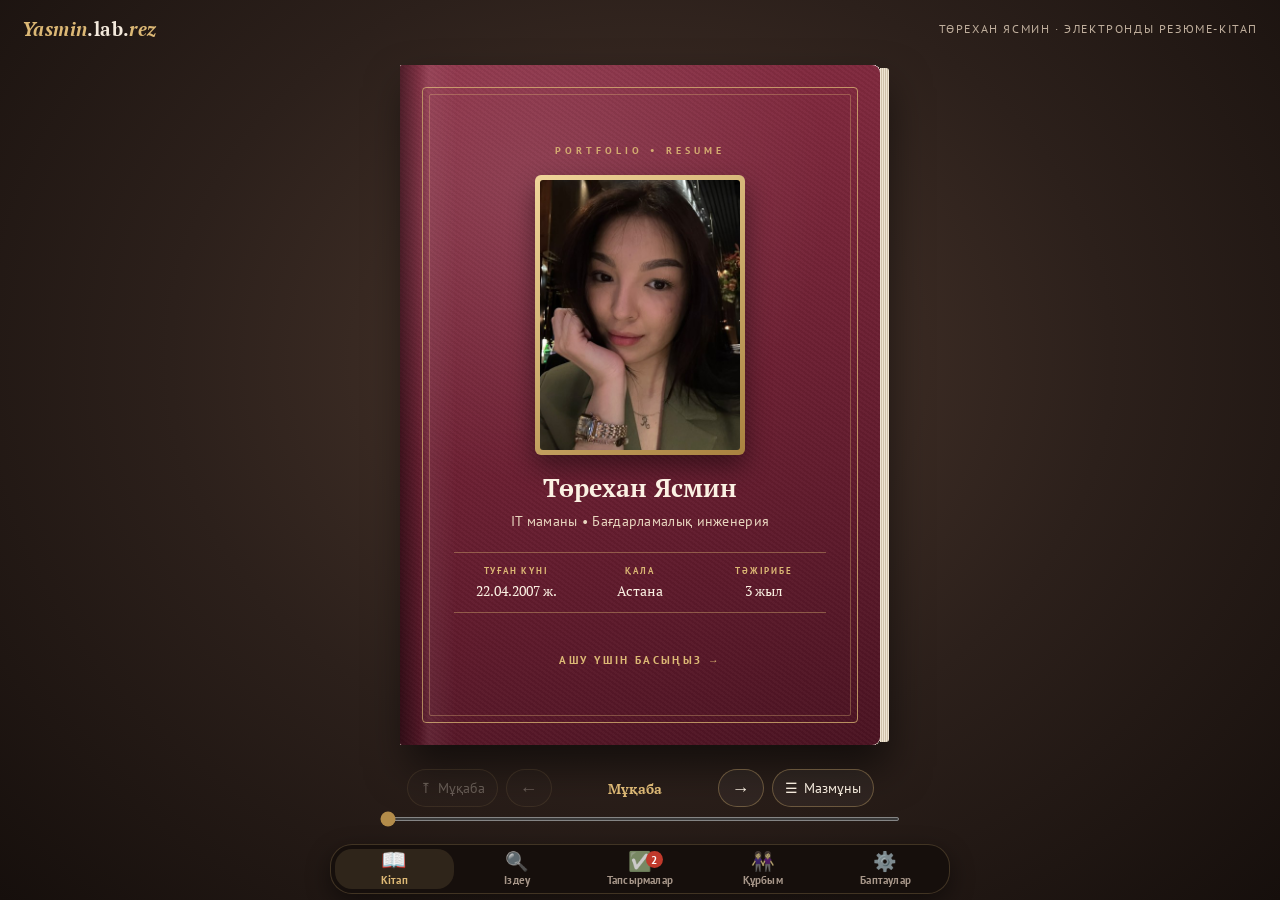
<file: index (1).html>
<!doctype html>
<html lang="kk">
<head>
<meta charset="utf-8">
<meta name="viewport" content="width=device-width,initial-scale=1,viewport-fit=cover">
<title>Yasmin.lab.rez</title>
<link rel="preconnect" href="https://fonts.googleapis.com">
<link rel="preconnect" href="https://fonts.gstatic.com" crossorigin>
<link href="https://fonts.googleapis.com/css2?family=PT+Sans:ital,wght@0,400;0,700;1,400&family=PT+Serif:ital,wght@0,400;0,700;1,400;1,700&display=swap" rel="stylesheet">
<style>
/* Yasmin.lab.rez — кітаптың стильдері */
:root{
  --accent:#7a263a;--accent-d:#4f1424;--gold:#dcb875;--gold-d:#b38c4a;
  --paper:#fffcf6;--paper-2:#f6efe3;--ink:#2b2321;--muted:#857a71;--line:#ece2d4;
  --pw:480px;--ph:680px;--dur:.9s;
}
*{box-sizing:border-box}
html,body{height:100%;margin:0}
body{
  background:radial-gradient(ellipse at 50% 40%,#4b372d 0%,#2c201b 52%,#160f0c 100%);
  color:#f3e9dc;font-family:"PT Sans",Arial,Helvetica,sans-serif;overflow:hidden;
  -webkit-font-smoothing:antialiased;
}
button{font-family:inherit}

/* ---------- top bar ---------- */
.topbar{position:fixed;top:0;left:0;right:0;height:56px;display:flex;align-items:center;justify-content:space-between;padding:0 22px;z-index:50}
.brand{font:700 italic 19px "PT Serif",Georgia,serif;color:var(--gold);letter-spacing:.4px}
.brand b{color:#f3e9dc;font-style:normal}
.topinfo{font-size:12px;letter-spacing:1.6px;text-transform:uppercase;color:#bfae9c}

/* ---------- stage & book ---------- */
.stage{position:fixed;top:56px;bottom:84px;left:0;right:0;display:flex;align-items:center;justify-content:center}
.scaler{flex:none;transform-origin:center center}
.book{position:relative;width:calc(var(--pw) * 2);height:var(--ph);perspective:2800px;transition:transform .8s cubic-bezier(.45,.05,.25,1)}
.book.single{width:var(--pw)}

.base{position:absolute;top:0;height:100%;width:var(--pw);border-radius:4px;transition:opacity .4s, box-shadow .4s}
.base.left{left:0;box-shadow:-8px 22px 40px rgba(0,0,0,.55)}
.base.right{left:var(--pw);box-shadow:8px 22px 40px rgba(0,0,0,.55)}
.book.single .base.right{left:0}
.base .edge{position:absolute;top:3px;bottom:3px;background:repeating-linear-gradient(90deg,#efe5d4 0 1px,#cfc1aa 1px 2px);border-radius:2px;transition:width .5s}
.base.right .edge{left:100%;border-radius:0 3px 3px 0}
.base.left .edge{right:100%;border-radius:3px 0 0 3px}

.leaf{position:absolute;top:0;left:50%;width:50%;height:100%;transform-origin:0 50%;transform-style:preserve-3d;
  transition:transform var(--dur) cubic-bezier(.45,.05,.25,1)}
.book.single .leaf{left:0;width:100%}
.leaf.flipped{transform:rotateY(-180deg)}
.leaf.peek:not(.flipped):not(.turning){transform:rotateY(-13deg);transition-duration:.35s}
.leaf.peek.flipped:not(.turning){transform:rotateY(-167deg);transition-duration:.35s}
.book.single .leaf.flipped:not(.turning){visibility:hidden}

.face{position:absolute;inset:0;backface-visibility:hidden;-webkit-backface-visibility:hidden;overflow:hidden;
  background:linear-gradient(180deg,var(--paper),var(--paper-2));border-radius:2px 8px 8px 2px}
.face.back{transform:rotateY(180deg);border-radius:8px 2px 2px 8px}
.face::before{content:"";position:absolute;inset:0;pointer-events:none;z-index:6;
  background:linear-gradient(90deg,rgba(60,35,20,.22) 0,rgba(60,35,20,.07) 3.5%,rgba(0,0,0,0) 11%,rgba(0,0,0,0) 96%,rgba(60,35,20,.06) 100%)}
.face.back::before{background:linear-gradient(270deg,rgba(60,35,20,.22) 0,rgba(60,35,20,.07) 3.5%,rgba(0,0,0,0) 11%,rgba(0,0,0,0) 96%,rgba(60,35,20,.06) 100%)}
.book.single .face::before{background:linear-gradient(90deg,rgba(60,35,20,.16) 0,rgba(0,0,0,0) 6%)}
.shade{position:absolute;inset:0;pointer-events:none;z-index:7;opacity:0;background:linear-gradient(90deg,rgba(0,0,0,.05),rgba(0,0,0,.32))}
.face.back .shade{background:linear-gradient(270deg,rgba(0,0,0,.05),rgba(0,0,0,.32))}
.leaf.turning .shade{animation:shade var(--dur) ease-in-out}
@keyframes shade{0%{opacity:0}50%{opacity:1}100%{opacity:0}}

/* hard covers */
.face.hard{background:
  radial-gradient(circle at 28% 18%,rgba(255,255,255,.10),transparent 45%),
  repeating-linear-gradient(35deg,rgba(0,0,0,.035) 0 2px,rgba(255,255,255,.02) 2px 4px),
  linear-gradient(160deg,#8d2f45 0%,#6d2033 50%,#4b1322 100%);color:#f6ead8}
.face.hard::before{background:linear-gradient(90deg,rgba(0,0,0,.45) 0,rgba(0,0,0,.12) 4%,rgba(255,255,255,.06) 6%,transparent 12%)}
.face.back.hard::before{background:linear-gradient(270deg,rgba(0,0,0,.45) 0,rgba(0,0,0,.12) 4%,rgba(255,255,255,.06) 6%,transparent 12%)}

/* ---------- page content ---------- */
.pg{position:absolute;top:0;left:0;right:0;bottom:46px;overflow:auto;padding:40px 40px 12px 46px;color:var(--ink);
  font:14.5px/1.72 "PT Sans",Arial,sans-serif;scrollbar-width:thin;scrollbar-color:#d9c9b4 transparent}
.face.back .pg{padding:40px 46px 12px 40px}
.book.single .pg{padding:34px 28px 12px 32px}
.folio{position:absolute;left:46px;right:40px;bottom:18px;display:flex;justify-content:space-between;align-items:center;
  border-top:1px solid var(--line);padding-top:8px;font:italic 11.5px "PT Serif",Georgia,serif;color:var(--muted);z-index:3}
.face.back .folio{left:40px;right:46px;flex-direction:row-reverse}
.book.single .folio{left:32px;right:28px}
.folio .no{font:700 12px "PT Serif",Georgia,serif;font-style:normal;color:var(--accent)}

.kicker{font:700 9.5px "PT Sans",Arial;letter-spacing:2.6px;text-transform:uppercase;color:var(--accent);
  padding-bottom:10px;margin-bottom:16px;border-bottom:1px solid var(--line)}
.pg h2{font:700 29px/1.15 "PT Serif",Georgia,serif;margin:4px 0 18px;color:#2a1d1a;letter-spacing:-.3px}
.pg h3{font:700 11.5px "PT Sans",Arial;letter-spacing:1.4px;text-transform:uppercase;color:var(--accent);margin:18px 0 6px}
.pg h3:first-child{margin-top:0}
.lecture{color:#463c37}
.lecture p{margin:0 0 12px}
p.lecture{margin:0 0 14px}
.pg.dropcap p.lecture::first-letter{float:left;font:700 54px/.9 "PT Serif",Georgia,serif;color:var(--accent);margin:6px 8px 0 0}
.pg ul,.pg ol{margin:0 0 12px;padding-left:20px}
.pg li{margin-bottom:4px}
.pg.small{font-size:12.3px;line-height:1.5}
.pg.small h3{margin-top:14px}
.ornament{text-align:center;color:#c9a978;font:18px "PT Serif",serif;margin:18px 0 8px;letter-spacing:10px}

.youtube-link,.yt{display:inline-block;color:var(--accent);font:700 12.5px "PT Sans",Arial;text-decoration:none;
  border:1px solid #e4cbc9;border-radius:6px;padding:9px 13px;background:#fbf0ee;margin:2px 0 14px;transition:background .2s,transform .2s}
.youtube-link:hover,.yt:hover{background:#f4e0dd;transform:translateY(-1px)}
.resource-links{display:flex;flex-wrap:wrap;gap:8px;margin-top:6px}
.resource-links .yt{margin:0}
.pagehint{margin-top:18px;color:#9b8f85;font:italic 12.5px "PT Serif",Georgia,serif}
.backlinks{display:flex;flex-wrap:wrap;gap:8px;margin-top:22px}
.backlinks button{border:1px solid var(--line);background:#fff;border-radius:6px;padding:8px 12px;font:12.5px "PT Sans";color:var(--ink);cursor:pointer}
.backlinks button:hover{border-color:#d8b9c0;background:#fbf3f1}

.subjects{display:grid;gap:6px;margin-top:6px}
.pg:has(.subjects) p.lecture{font-size:13.5px;margin-bottom:10px}
.pg:has(.subjects) h2{margin-bottom:12px}
.subject{display:flex;align-items:center;gap:12px;text-align:left;padding:8px 14px;border:1px solid var(--line);background:#fff;border-radius:8px;color:var(--ink);cursor:pointer;transition:.2s}
.subject:hover{border-color:#cf9fab;transform:translateX(3px)}
.subject span{flex:none;display:inline-flex;width:26px;height:26px;align-items:center;justify-content:center;border-radius:50%;background:#f5e7ea;color:var(--accent);font:700 12px "PT Sans"}
.subject strong{flex:1;font:700 14px "PT Sans"}
.subject small{flex:none;color:var(--muted);font:12px "PT Serif",serif;font-style:italic}

.alina{font-size:13.5px;line-height:1.65;border:1px solid var(--line);background:#fff;border-radius:8px;padding:14px 16px}
.alina p{margin:6px 0}

/* table of contents */
.toc-list{margin-top:4px}
.toc-sect{font:700 10px "PT Sans";letter-spacing:2.2px;text-transform:uppercase;color:var(--accent);margin:14px 0 4px}
.toc-sect:first-child{margin-top:0}
.toc-row{display:flex;align-items:baseline;gap:6px;width:100%;border:0;background:none;padding:3px 4px;margin:0 -4px;cursor:pointer;
  font:15px/1.45 "PT Serif",Georgia,serif;color:var(--ink);text-align:left;border-radius:4px}
.toc-row.sub{padding-left:18px;font-size:14px;color:#55493f}
.toc-row:hover{background:#f7ebe6;color:var(--accent)}
.toc-row .t{flex:none;max-width:78%}
.toc-row .dots{flex:1;border-bottom:1.5px dotted #cdbba5;transform:translateY(-4px);min-width:16px}
.toc-row .n{flex:none;font-weight:700;color:var(--accent);min-width:20px;text-align:right}

/* cover */
.cover-wrap{position:absolute;inset:0;display:flex;flex-direction:column;align-items:center;justify-content:center;text-align:center;padding:60px 54px;cursor:pointer}
.frame{position:absolute;inset:22px;border:1.5px solid rgba(220,184,117,.75);border-radius:4px;pointer-events:none}
.frame::after{content:"";position:absolute;inset:6px;border:1px solid rgba(220,184,117,.35);border-radius:2px}
.cover-kicker{font:700 10px "PT Sans";letter-spacing:4px;color:var(--gold);opacity:.9}
.cover-title{font:700 italic 50px/1 "PT Serif",Georgia,serif;color:var(--gold);margin:16px 0 0;letter-spacing:-.5px;
  text-shadow:0 1px 0 rgba(0,0,0,.35),0 0 18px rgba(220,184,117,.15)}
.cover-photo{width:210px;height:280px;padding:5px;margin:18px 0 16px;border-radius:6px;background:linear-gradient(145deg,#f0d59a,#a9823f);box-shadow:0 12px 26px rgba(0,0,0,.45)}
.cover-photo img{width:100%;height:100%;object-fit:cover;object-position:50% 30%;display:block;border-radius:3px}
.cover-orn{color:var(--gold);opacity:.8;font:20px "PT Serif";letter-spacing:12px;margin:12px 0 14px}
.cover-name{font:700 25px "PT Serif",Georgia,serif;color:#fbf1e3;margin:0}
.cover-sub{font:13.5px "PT Sans";color:#e9d6c0;margin:8px 0 0;letter-spacing:.3px}
.cover-grid{display:grid;grid-template-columns:repeat(3,1fr);width:100%;margin:22px 0 16px;border-top:1px solid rgba(220,184,117,.4);border-bottom:1px solid rgba(220,184,117,.4)}
.cover-grid div{padding:12px 4px}
.cover-grid b{display:block;font:700 8.5px "PT Sans";letter-spacing:1.8px;text-transform:uppercase;color:var(--gold)}
.cover-grid span{display:block;font:14px "PT Serif",serif;margin-top:5px;color:#fbf1e3}
.cover-intro{display:none;font:italic 12.5px/1.6 "PT Serif",serif;color:#e7d3bd;margin:0;max-width:330px}
.cover-open{margin-top:24px;font:700 10.5px "PT Sans";letter-spacing:2.4px;text-transform:uppercase;color:var(--gold);animation:pulse 2.2s ease-in-out infinite}
@keyframes pulse{0%,100%{opacity:.55}50%{opacity:1}}
.back-cover .cover-title{font-size:38px}
.back-cover .cover-intro{display:block}
.restart{margin-top:26px;border:1px solid rgba(220,184,117,.7);background:rgba(0,0,0,.12);color:var(--gold);padding:10px 18px;border-radius:30px;font:700 11px "PT Sans";letter-spacing:2px;text-transform:uppercase;cursor:pointer}
.restart:hover{background:rgba(220,184,117,.15)}

/* click zones */
.zone{position:absolute;top:90px;bottom:0;width:34px;z-index:5000;cursor:pointer;display:flex;align-items:center;justify-content:center;
  color:rgba(122,38,58,.0);font-size:22px;transition:color .25s}
.zone:hover{color:rgba(122,38,58,.55)}
.zone.prev{left:0}.zone.next{right:0}
.zone[hidden]{display:none}

/* ---------- controls ---------- */
.controls{position:fixed;left:0;right:0;bottom:0;height:84px;display:flex;flex-direction:column;align-items:center;justify-content:center;gap:8px;z-index:50;padding:0 14px}
.ctrl-row{display:flex;align-items:center;gap:8px}
.cbtn{height:38px;min-width:38px;padding:0 12px;border-radius:20px;border:1px solid rgba(220,184,117,.35);background:rgba(255,255,255,.04);color:#f3e9dc;cursor:pointer;font-size:14px;display:inline-flex;align-items:center;justify-content:center;gap:6px;transition:.2s}
.cbtn:hover:not(:disabled){background:rgba(220,184,117,.14);border-color:rgba(220,184,117,.7)}
.cbtn:disabled{opacity:.3;cursor:default}
.cbtn.arrow{font-size:18px;width:46px}
.indicator{min-width:150px;text-align:center;font:italic 14px "PT Serif",serif;color:#eadbc8}
.indicator b{font-style:normal;color:var(--gold)}
.scrub{width:min(520px,80vw);accent-color:#b38c4a;height:4px;cursor:pointer}

@media (max-width:640px){
  .topinfo{display:none}
  .cbtn .lbl{display:none}
  .indicator{min-width:110px;font-size:13px}
}
@media (prefers-reduced-motion:reduce){.leaf{transition-duration:.01s!important}.cover-open{animation:none}}

/* ---- lecture extras ---- */
.pg.lec{font-size:13px;line-height:1.52;padding-top:34px}
.pg.lec .kicker{margin-bottom:10px;padding-bottom:8px}
.pg.lec .lecture p{margin-bottom:8px}
.pg.lec .youtube-link,.pg.lec .yt{margin-bottom:8px;padding:7px 11px}
.pg.lec p.lecture{margin-bottom:6px}
.pg.lec h2{font-size:24px;margin:2px 0 10px}
.pg.subj::after{content:attr(data-num);position:absolute;top:22px;right:34px;font:700 64px/1 "PT Serif",Georgia,serif;color:rgba(122,38,58,.07);pointer-events:none}
.face.back .pg.subj::after{right:auto;left:auto;right:40px}
h3.sect{display:flex;align-items:center;gap:8px;margin:10px 0 7px}
h3.sect::after{content:"";flex:1;height:1px;background:var(--line)}
.plan{list-style:none;padding:0;margin:0 0 12px;counter-reset:pl}
.plan li{counter-increment:pl;display:flex;gap:10px;align-items:center;padding:3px 0;border-bottom:1px dashed #eadfce}
.plan li::before{content:counter(pl);flex:none;width:22px;height:22px;border-radius:50%;background:var(--accent);color:#fff;font:700 11px "PT Sans";display:flex;align-items:center;justify-content:center}
.fact{background:linear-gradient(135deg,#fff7e6,#fcefd6);border-left:4px solid var(--gold-d);border-radius:4px 10px 10px 4px;padding:10px 14px;font:italic 13px/1.55 "PT Serif",Georgia,serif;color:#5b4630}
.fact b{display:block;font:700 10px "PT Sans";letter-spacing:1.6px;text-transform:uppercase;color:var(--gold-d);margin-bottom:4px;font-style:normal}
.terms{display:grid;grid-template-columns:1fr 1fr;gap:7px;margin:0}
.terms div{background:#fff;border:1px solid var(--line);border-radius:8px;padding:8px 10px}
.terms dt{font:700 12.5px "PT Sans";color:var(--accent)}
.terms dd{margin:2px 0 0;font-size:12px;line-height:1.4;color:#5d524b}
.code{position:relative;background:#271e1c;color:#f4e6d4;border-radius:10px;padding:30px 14px 10px;font:11.5px/1.45 "SFMono-Regular",Consolas,"Liberation Mono",monospace;white-space:pre;overflow:auto;margin:0 0 6px;box-shadow:inset 0 0 0 1px #3a2c28}
.code-h{position:absolute;top:0;left:0;right:0;padding:6px 12px;font:700 9.5px "PT Sans";letter-spacing:1.6px;text-transform:uppercase;color:var(--gold);background:#33272a;border-radius:10px 10px 0 0}
.code-h::before{content:"● ● ●  ";color:#7a5d55;letter-spacing:0}
.formula{position:relative;background:#271e1c;border-radius:10px;padding:34px 16px 12px;display:grid;grid-template-columns:1fr 1fr;gap:8px;margin-bottom:6px}
.formula div{background:#33272a;color:#fbe9cf;border-radius:6px;padding:12px 8px;text-align:center;font:italic 16px "PT Serif",Georgia,serif}
.timeline,.sample{background:#fff;border:1px solid var(--line);border-radius:10px;padding:12px 16px;margin-bottom:6px}
.tl-h{display:block;font:700 9.5px "PT Sans";letter-spacing:1.6px;text-transform:uppercase;color:var(--accent);margin-bottom:8px}
.tl{display:flex;gap:14px;align-items:baseline;padding:6px 0 6px 14px;border-left:2px solid #e3c9cf;position:relative}
.tl::before{content:"";position:absolute;left:-6px;top:11px;width:10px;height:10px;border-radius:50%;background:var(--accent)}
.tl b{font:700 17px "PT Serif",serif;color:var(--accent);min-width:46px}
.sample p{margin:0 0 5px;font:italic 13.5px/1.55 "PT Serif",Georgia,serif;color:#3e3430}
.quiz{display:grid;gap:7px}
.quiz details{background:#fff;border:1px solid var(--line);border-radius:8px;padding:9px 12px;cursor:pointer}
.quiz details[open]{border-color:#d7b1ba;background:#fdf6f7}
.quiz summary{list-style:none;display:flex;gap:9px;align-items:flex-start;font-weight:700;font-size:13px}
.quiz summary::-webkit-details-marker{display:none}
.qn{flex:none;width:20px;height:20px;border-radius:5px;background:#f5e7ea;color:var(--accent);font:700 11px "PT Sans";display:flex;align-items:center;justify-content:center}
.quiz details p{margin:7px 0 0 29px;color:#2f6b45;font-size:13px}
.quiz details p::before{content:"✓ "}
.qhint{font:italic 11.5px "PT Serif",serif;color:var(--muted);margin:6px 0 0}
/* resume extras */
.pills{display:flex;flex-wrap:wrap;gap:7px;margin:6px 0 16px}
.pills span{background:#fff;border:1px solid var(--line);border-radius:20px;padding:6px 12px;font-size:12.5px}
.quote{margin:0;padding:14px 18px;border-left:4px solid var(--accent);background:#fbf3f1;border-radius:0 10px 10px 0;font:italic 15px/1.5 "PT Serif",Georgia,serif;color:#4a2a30}
.card-edu{display:flex;gap:14px;align-items:center;background:#fff;border:1px solid var(--line);border-radius:10px;padding:12px 14px;margin:8px 0 12px}
.card-edu .ce-y{flex:none;background:var(--accent);color:#fff;border-radius:8px;padding:8px 10px;font:700 12px "PT Sans";text-align:center}
.card-edu b{display:block;font-size:13.5px}.card-edu span{font-size:12.5px;color:var(--muted)}
.stats{display:grid;grid-template-columns:repeat(3,1fr);gap:8px;margin:8px 0 12px}
.stats div{background:#fff;border:1px solid var(--line);border-radius:10px;padding:10px;text-align:center}
.stats b{display:block;font:700 24px "PT Serif",serif;color:var(--accent)}
.stats span{font-size:11.5px;color:var(--muted)}
.checks{list-style:none;padding:0}.checks li{padding:5px 0 5px 26px;position:relative}
.checks li::before{content:"✓";position:absolute;left:0;top:4px;width:18px;height:18px;border-radius:50%;background:#e8f2ea;color:#2f6b45;font:700 11px/18px "PT Sans";text-align:center}
.skillbars{display:grid;gap:10px;margin-top:8px}
.sb{display:grid;grid-template-columns:110px 1fr auto;align-items:center;gap:10px;font-size:13px}
.sb i{display:block;height:8px;background:#f0e6da;border-radius:6px;overflow:hidden}
.sb em{display:block;height:100%;background:linear-gradient(90deg,var(--accent),#b0485f);border-radius:6px}
.sb small{color:var(--muted);font-size:11.5px}

/* ribbon bookmark -> contents */
.ribbon{position:absolute;top:-4px;right:10px;z-index:8;width:26px;height:54px;border:0;padding:0;cursor:pointer;
  background:linear-gradient(90deg,#5e1a2b,#8a2c42 50%,#5e1a2b);clip-path:polygon(0 0,100% 0,100% 100%,50% 80%,0 100%);
  box-shadow:0 2px 4px rgba(0,0,0,.25);transition:height .25s ease;color:var(--gold);font-size:11px;display:flex;align-items:flex-start;justify-content:center;padding-top:14px}
.face.back .ribbon{right:auto;left:10px}
.ribbon:hover{height:66px}
.ribbon .rl{position:absolute;top:8px;right:32px;white-space:nowrap;font:700 9px "PT Sans";letter-spacing:1.6px;text-transform:uppercase;color:var(--accent);opacity:0;transform:translateX(6px);transition:.25s;pointer-events:none}
.face.back .ribbon .rl{right:auto;left:32px;transform:translateX(-6px)}
.ribbon:hover .rl{opacity:1;transform:none}
.pg.subj::after{top:60px}
.checks.small li{padding:3px 0 3px 26px;font-size:13px}
.checks.small li::before{top:3px}
.quote.small{font-size:13.5px;padding:10px 14px;margin:0 0 12px}
.steps{display:grid;grid-template-columns:repeat(3,1fr);gap:8px}
.steps div{border-top:2px solid var(--accent);padding:8px 2px 0}
.steps b{display:block;font:700 12px "PT Sans";color:var(--gold-d);letter-spacing:1px}
.steps span{display:block;font:700 15px "PT Serif",serif;color:var(--ink);margin-top:2px}
.steps small{font-size:11.5px;color:var(--muted)}
.edu-links{display:grid;gap:7px}
.edu-links button{display:grid;grid-template-columns:62px 1fr auto;align-items:center;gap:10px;text-align:left;border:1px solid var(--line);background:#fff;border-radius:8px;padding:9px 12px;cursor:pointer;font-family:inherit;color:var(--ink)}
.edu-links button:hover{border-color:#cf9fab}
.edu-links b{font:700 14px "PT Serif",serif;color:var(--accent)}
.edu-links span{font-size:12.5px;color:#5d524b}
.edu-links em{font:italic 12px "PT Serif",serif;color:var(--muted)}
.edu-links em::before{content:"б. "}
.toolset{display:grid;grid-template-columns:1fr 1fr;gap:8px}
.toolset div{border:1px solid var(--line);background:#fff;border-radius:8px;padding:9px 11px}
.toolset b{display:block;font:700 9.5px "PT Sans";letter-spacing:1.4px;text-transform:uppercase;color:var(--accent);margin-bottom:6px}
.toolset span{display:inline-block;margin:0 5px 4px 0;padding:3px 9px;border-radius:12px;background:#f6eee6;font-size:12px}
.qualities{display:grid;grid-template-columns:1fr 1fr;gap:8px}
.qualities div{border:1px solid var(--line);background:#fff;border-radius:8px;padding:11px 12px;font:15px "PT Serif",serif}
.qualities i{font-style:normal;color:var(--gold-d);margin-right:8px;font-size:11px}
#src{display:none}

/* мәтін ішіндегі сілтемелер */
.pagehint a { color: var(--accent); font-weight: bold; }

</style>

<!-- ===== Мобильді қосымша (PWA) баптаулары ===== -->
<link rel="manifest" href="manifest.json">
<meta name="theme-color" content="#7a263a">
<meta name="mobile-web-app-capable" content="yes">
<meta name="apple-mobile-web-app-capable" content="yes">
<meta name="apple-mobile-web-app-title" content="YasminBook">
<link rel="apple-touch-icon" href="icon-192.png">
<link rel="icon" type="image/png" href="icon-192.png">
<style>
/* ===== Қосымша қабығы: төменгі мәзір, бөлімдер, ашық тақырып ===== */
:root{--app-bg:#1f1612;--app-card:#2b201b;--app-text:#f3e9dc;--app-muted:#bfae9c;--app-line:rgba(220,184,117,.22);--tabbar-h:62px}
html[data-theme="light"]{--app-bg:#f6efe3;--app-card:#fffcf6;--app-text:#2b2321;--app-muted:#7a6d63;--app-line:#e2d3bd}
.stage{bottom:calc(84px + var(--tabbar-h)) !important}
.controls{bottom:var(--tabbar-h) !important}
.tabbar{position:fixed;left:max(10px,env(safe-area-inset-left,0px));right:max(10px,env(safe-area-inset-right,0px));bottom:calc(6px + env(safe-area-inset-bottom,0px));height:calc(var(--tabbar-h) - 12px);z-index:200;display:flex;justify-content:space-around;align-items:stretch;gap:4px;padding:4px;
  max-width:620px;margin:0 auto;border-radius:22px;background:rgba(22,15,12,.94);border:1px solid var(--app-line);box-shadow:0 8px 24px rgba(0,0,0,.45);backdrop-filter:blur(8px)}
.tab{position:relative;flex:1;min-width:0;border:0;border-radius:17px;background:none;color:#a8978a;display:flex;flex-direction:column;align-items:center;justify-content:center;gap:2px;cursor:pointer;font:600 10.5px "PT Sans",Arial,sans-serif;letter-spacing:.2px;transition:background .2s}
.tab .ic{font-size:19px;line-height:1;filter:grayscale(.6);opacity:.8;transition:transform .2s}
.tab.active{color:var(--gold);background:rgba(220,184,117,.13)}
.tab.active .ic{filter:none;opacity:1;transform:translateY(-2px) scale(1.08)}
.tab .badge{position:absolute;top:2px;left:calc(50% + 6px);min-width:17px;height:17px;border-radius:9px;background:#c0392b;color:#fff;font-size:10.5px;display:none;align-items:center;justify-content:center;padding:0 4px}
.panel{position:fixed;top:56px;left:0;right:0;bottom:var(--tabbar-h);z-index:150;background:var(--app-bg);color:var(--app-text);overflow-y:auto;display:none;
  padding:18px max(16px,env(safe-area-inset-right,0px)) 28px max(16px,env(safe-area-inset-left,0px));animation:pin .25s ease}
.panel.open{display:block}
@keyframes pin{from{opacity:0;transform:translateY(12px)}to{opacity:1;transform:none}}
.pwrap{max-width:640px;margin:0 auto;display:flex;flex-direction:column;gap:14px}
.ptitle{font:700 24px "PT Serif",Georgia,serif;margin:0;color:var(--app-text)}
.psub{margin:-8px 0 0;color:var(--app-muted);font-size:14px}
.pcard{background:var(--app-card);border:1px solid var(--app-line);border-radius:14px;padding:16px}
.pcard h3{margin:0 0 10px;font:700 16px "PT Sans",Arial;color:var(--gold-d)}
html:not([data-theme="light"]) .pcard h3{color:var(--gold)}
.addrow{display:flex;gap:8px}
.addrow input,.pcard textarea{flex:1;min-width:0;padding:11px 12px;border-radius:10px;border:1px solid var(--app-line);background:transparent;color:var(--app-text);font:15px "PT Sans",Arial}
.pbtn{border:0;border-radius:10px;padding:10px 16px;background:var(--accent);color:#fff;font:700 14px "PT Sans",Arial;cursor:pointer}
.pbtn.ghost{background:transparent;border:1px solid var(--app-line);color:var(--app-text)}
.pbtn:focus-visible,.tab:focus-visible,.chip:focus-visible{outline:2px solid var(--gold);outline-offset:2px}
.chips{display:flex;gap:6px;flex-wrap:wrap;margin:12px 0 6px}
.chip{border:1px solid var(--app-line);background:transparent;color:var(--app-muted);border-radius:16px;padding:5px 12px;font:13px "PT Sans",Arial;cursor:pointer}
.chip.on{background:var(--accent);border-color:var(--accent);color:#fff}
.todos{list-style:none;margin:6px 0 0;padding:0;display:flex;flex-direction:column;gap:6px}
.todos li{display:flex;align-items:center;gap:10px;padding:10px 12px;border-radius:10px;border:1px solid var(--app-line)}
.todos li input{width:20px;height:20px;accent-color:var(--accent);flex:none}
.todos li span{flex:1;min-width:0;overflow-wrap:anywhere}
.todos li.done span{text-decoration:line-through;color:var(--app-muted)}
.todos li .del{border:0;background:none;color:var(--app-muted);font-size:18px;cursor:pointer;padding:0 4px}
.todos .empty{justify-content:center;color:var(--app-muted);border-style:dashed}
.progress{height:8px;border-radius:4px;background:var(--app-line);overflow:hidden;margin-top:12px}
.progress i{display:block;height:100%;width:0;background:linear-gradient(90deg,var(--accent),var(--gold));transition:width .3s}
.meta{display:flex;justify-content:space-between;color:var(--app-muted);font-size:13px;margin-top:6px}
.pcard textarea{width:100%;min-height:130px;resize:vertical;display:block}
.saved{font-size:12.5px;color:var(--app-muted);margin-top:6px;min-height:16px}
.friendframe{width:100%;height:min(70vh,640px);border:0;border-radius:12px;background:#fff;display:block}
.setrow{display:flex;align-items:center;justify-content:space-between;gap:12px;padding:10px 0;border-top:1px solid var(--app-line)}
.setrow:first-of-type{border-top:0}
.setrow small{display:block;color:var(--app-muted);font-size:13px}
.switch{position:relative;width:50px;height:28px;flex:none}
.switch input{opacity:0;width:0;height:0}
.switch span{position:absolute;inset:0;border-radius:14px;background:#6b5a4e;transition:.25s;cursor:pointer}
.switch span::after{content:"";position:absolute;left:3px;top:3px;width:22px;height:22px;border-radius:50%;background:#fff;transition:.25s}
.switch input:checked+span{background:var(--accent)}
.switch input:checked+span::after{transform:translateX(22px)}
.hint{font-size:13px;color:var(--app-muted);line-height:1.5;margin:8px 0 0}
.toast{position:fixed;left:50%;bottom:calc(var(--tabbar-h) + 16px);transform:translateX(-50%) translateY(20px);opacity:0;z-index:300;background:#111;color:#fff;padding:10px 16px;border-radius:20px;font:14px "PT Sans",Arial;transition:.3s;pointer-events:none}
.toast.show{opacity:1;transform:translateX(-50%) translateY(0)}
/* ашық тақырып: кітаптың айналасы */
html[data-theme="light"] body{background:radial-gradient(ellipse at 50% 40%,#fbf6ec 0%,#efe3d0 55%,#dfcdb2 100%)}
html[data-theme="light"] .brand b{color:#2b2321}
html[data-theme="light"] .topinfo{color:#7a6d63}
html[data-theme="light"] .indicator{color:#5a4d44}
html[data-theme="light"] .cbtn{color:#2b2321;border-color:rgba(122,38,58,.35);background:rgba(255,255,255,.5)}
html[data-theme="light"] .tabbar{background:rgba(255,252,246,.97)}
html[data-theme="light"] .tab{color:#8a7b70}
html[data-theme="light"] .tab.active{color:var(--accent)}
/* іздеу */
.searchbox{position:relative}
.searchbox input{width:100%;padding:13px 40px 13px 42px;border-radius:14px;border:1px solid var(--app-line);background:var(--app-card);color:var(--app-text);font:16px "PT Sans",Arial}
.searchbox .sic{position:absolute;left:14px;top:50%;transform:translateY(-50%);font-size:17px;opacity:.7}
.searchbox .clr{position:absolute;right:8px;top:50%;transform:translateY(-50%);border:0;background:none;color:var(--app-muted);font-size:18px;cursor:pointer;padding:4px 8px}
.results{list-style:none;margin:0;padding:0;display:flex;flex-direction:column;gap:8px}
.results li button{width:100%;text-align:left;border:1px solid var(--app-line);background:var(--app-card);color:var(--app-text);border-radius:12px;padding:12px 14px;cursor:pointer;display:block;font:14px/1.45 "PT Sans",Arial}
.results li button:hover{border-color:var(--gold)}
.results .rk{font-size:11px;letter-spacing:1px;text-transform:uppercase;color:var(--app-muted)}
.results .rt{font:700 16px "PT Serif",Georgia,serif;margin:2px 0 4px;display:flex;justify-content:space-between;gap:8px}
.results .rt em{font:600 12px "PT Sans",Arial;font-style:normal;color:var(--gold-d);white-space:nowrap}
html:not([data-theme="light"]) .results .rt em{color:var(--gold)}
.results mark{background:rgba(220,184,117,.45);color:inherit;border-radius:3px;padding:0 1px}
.rcount{color:var(--app-muted);font-size:13px}
.pbtn.danger{background:#b23a3a}
.pbtn.warn{background:#c77d1a}
.setrow .pbtn{white-space:nowrap}
@media (max-width:640px){.topinfo{display:none}}
@media (prefers-reduced-motion:reduce){.panel{animation:none}.tab .ic{transition:none}}
</style>
</head>
<body>
<header class="topbar">
  <div class="brand">Yasmin<b>.lab.</b>rez</div>
  <div class="topinfo">Төрехан Ясмин · электронды резюме-кітап</div>
</header>

<main class="stage" id="stage">
  <div class="scaler" id="scaler">
    <div class="book" id="book"></div>
  </div>
</main>

<nav class="controls" aria-label="Кітап навигациясы">
  <div class="ctrl-row">
    <button class="cbtn" id="btnStart" title="Мұқаба">⤒<span class="lbl">Мұқаба</span></button>
    <button class="cbtn arrow" id="btnPrev" title="Алдыңғы бет (←)">←</button>
    <div class="indicator" id="indicator">Мұқаба</div>
    <button class="cbtn arrow" id="btnNext" title="Келесі бет (→)">→</button>
    <button class="cbtn" id="btnToc" title="Мазмұны">☰<span class="lbl">Мазмұны</span></button>
  </div>
  <input class="scrub" id="scrub" type="range" min="0" max="1" value="0" aria-label="Беттерді парақтау">
</nav>

<div id="src">
<article class="pg-src hard" id="cover"><div class="cover-wrap front-cover"><div class="frame"></div>
<div class="cover-kicker">PORTFOLIO • RESUME</div>
<div class="cover-photo"><img src="[data-uri]" alt="Төрехан Ясмин"></div>
<h1 class="cover-name">Төрехан Ясмин</h1>
<p class="cover-sub">IT маманы • Бағдарламалық инженерия</p>
<div class="cover-grid"><div><b>Туған күні</b><span>22.04.2007 ж.</span></div><div><b>Қала</b><span>Астана</span></div><div><b>Тәжірибе</b><span>3 жыл</span></div></div>
<p class="cover-intro">Электронды резюме кітап форматында жасалған. Мазмұн арқылы резюме, білім және оқу пәндерінің толық лекциялық материалдарына өтуге болады.</p>
<div class="cover-open">Ашу үшін басыңыз →</div></div></article>
<article class="pg-src pg" id="toc1"><div class="kicker">Мазмұны • I</div><h2>Мазмұны</h2><div class="toc-list"><div class="toc-sect">I бөлім · Резюме</div><button class="toc-row" data-goto="goal"><span class="t">Мақсатым</span><span class="dots"></span><span class="n" data-pn="goal"></span></button><button class="toc-row" data-goto="edu"><span class="t">Білімім</span><span class="dots"></span><span class="n" data-pn="edu"></span></button><button class="toc-row" data-goto="exp"><span class="t">Жұмыс тәжірибесі</span><span class="dots"></span><span class="n" data-pn="exp"></span></button><button class="toc-row" data-goto="skills"><span class="t">IT дағдыларым</span><span class="dots"></span><span class="n" data-pn="skills"></span></button><button class="toc-row" data-goto="lang"><span class="t">Тілдер</span><span class="dots"></span><span class="n" data-pn="lang"></span></button><div class="toc-sect">II бөлім · 1 курс</div><button class="toc-row" data-goto="course1"><span class="t">1 курс пәндері</span><span class="dots"></span><span class="n" data-pn="course1"></span></button><button class="toc-row sub" data-goto="math"><span class="t">Жоғары математика</span><span class="dots"></span><span class="n" data-pn="math"></span></button><button class="toc-row sub" data-goto="russian"><span class="t">Орыс тілі</span><span class="dots"></span><span class="n" data-pn="russian"></span></button><button class="toc-row sub" data-goto="english"><span class="t">Ағылшын тілі</span><span class="dots"></span><span class="n" data-pn="english"></span></button><button class="toc-row sub" data-goto="pe1"><span class="t">Дене шынықтыру</span><span class="dots"></span><span class="n" data-pn="pe1"></span></button><button class="toc-row sub" data-goto="psychology"><span class="t">Психология</span><span class="dots"></span><span class="n" data-pn="psychology"></span></button><button class="toc-row sub" data-goto="history"><span class="t">Қазақстан тарихы</span><span class="dots"></span><span class="n" data-pn="history"></span></button><button class="toc-row sub" data-goto="python"><span class="t">Python</span><span class="dots"></span><span class="n" data-pn="python"></span></button></div></article>
<article class="pg-src pg" id="toc2"><div class="kicker">Мазмұны • II</div><div class="toc-list" style="margin-top:6px"><div class="toc-sect">III бөлім · 2 курс</div><button class="toc-row" data-goto="course2"><span class="t">2 курс пәндері</span><span class="dots"></span><span class="n" data-pn="course2"></span></button><button class="toc-row sub" data-goto="physics"><span class="t">Физика</span><span class="dots"></span><span class="n" data-pn="physics"></span></button><button class="toc-row sub" data-goto="database"><span class="t">Деректер қоры</span><span class="dots"></span><span class="n" data-pn="database"></span></button><button class="toc-row sub" data-goto="cpp"><span class="t">C++</span><span class="dots"></span><span class="n" data-pn="cpp"></span></button><button class="toc-row sub" data-goto="pe2"><span class="t">Дене шынықтыру</span><span class="dots"></span><span class="n" data-pn="pe2"></span></button><button class="toc-row sub" data-goto="iot"><span class="t">IoT бағдарламалау</span><span class="dots"></span><span class="n" data-pn="iot"></span></button><button class="toc-row sub" data-goto="network-os"><span class="t">Желілік операциялық жүйелер</span><span class="dots"></span><span class="n" data-pn="network-os"></span></button><div class="toc-sect">IV бөлім · 3 курс</div><button class="toc-row" data-goto="course3"><span class="t">3 курс пәндері</span><span class="dots"></span><span class="n" data-pn="course3"></span></button><button class="toc-row sub" data-goto="web"><span class="t">Веб бағдарламалау</span><span class="dots"></span><span class="n" data-pn="web"></span></button><button class="toc-row sub" data-goto="web-syllabus"><span class="t">Web бағдарламалау: силлабус</span><span class="dots"></span><span class="n" data-pn="web-syllabus"></span></button><button class="toc-row sub" data-goto="oracle"><span class="t">Oracle</span><span class="dots"></span><span class="n" data-pn="oracle"></span></button><button class="toc-row sub" data-goto="network-tech"><span class="t">Желілік технологиялар</span><span class="dots"></span><span class="n" data-pn="network-tech"></span></button><button class="toc-row sub" data-goto="foreign-language"><span class="t">Кәсіби бағытталған шетел тілі</span><span class="dots"></span><span class="n" data-pn="foreign-language"></span></button><button class="toc-row sub" data-goto="mobile"><span class="t">Мобильді қосымшалар</span><span class="dots"></span><span class="n" data-pn="mobile"></span></button><div class="toc-sect">V бөлім · Қосымша</div><button class="toc-row" data-goto="friend"><span class="t">Досымның резюмесі</span><span class="dots"></span><span class="n" data-pn="friend"></span></button><button class="toc-row" data-goto="contact"><span class="t">Байланыс</span><span class="dots"></span><span class="n" data-pn="contact"></span></button><button class="toc-row" data-goto="closing"><span class="t">Қорытынды: оқу жолы</span><span class="dots"></span><span class="n" data-pn="closing"></span></button></div></article>
<article class="pg-src pg dropcap" id="goal"><div class="kicker">RESUME</div><h2>Мақсатым</h2><p class="lecture">IT саласында алған білімді практикада қолданып, бағдарламалау, веб-технологиялар және деректер қорымен жұмыс бағыттарында тәжірибе жинақтау. Жаңа технологияларды меңгеріп, нақты жобаларға қатысу арқылы бағдарламалық инженер ретінде кәсіби даму.</p><div class="pills"><span>💻 Бағдарламалау</span><span>🌐 Веб-технологиялар</span><span>🗄 Деректер қоры</span><span>🚀 Кәсіби даму</span></div><blockquote class="quote">«Білімді практикада қолданып, нақты жобалар арқылы өсу — басты мақсатым.»</blockquote><h3 class="sect">Даму жолы</h3><div class="steps"><div><b>01</b><span>Білім</span><small>теория мен негіз</small></div><div><b>02</b><span>Практика</span><small>нақты жобалар</small></div><div><b>03</b><span>Маман</span><small>бағдарламалық инженер</small></div></div></article>
<article class="pg-src pg dropcap" id="edu"><div class="kicker">RESUME</div><h2>Білімім</h2><p class="lecture">С. Сейфуллин атындағы Қазақ агротехникалық зерттеу университетінде «Бағдарламалық инженерия» бағыты бойынша білім алдым. Оқу барысында бағдарламалау, деректер қоры, веб және желілік технологиялар бойынша теориялық және практикалық білім қалыптасты.</p><div class="card-edu"><div class="ce-y">2024 — 2028</div><div><b>С. Сейфуллин атындағы ҚАЗАТЗУ</b><span>«Бағдарламалық инженерия» · бакалавриат</span></div></div><div class="stats"><div><b>3</b><span>курс</span></div><div><b>18</b><span>пән</span></div><div><b>IT</b><span>бағыт</span></div></div><h3 class="sect">Оқу бағыттары</h3><div class="edu-links"><button data-goto="course1"><b>1 курс</b><span>іргетас пәндер · Python</span><em data-pn="course1"></em></button><button data-goto="course2"><b>2 курс</b><span>деректер қоры · C++ · желілер</span><em data-pn="course2"></em></button><button data-goto="course3"><b>3 курс</b><span>веб · мобильді · Oracle</span><em data-pn="course3"></em></button></div></article>
<article class="pg-src pg dropcap" id="exp"><div class="kicker">RESUME</div><h2>Жұмыс тәжірибесі</h2><p class="lecture">3 жылдық тәжірибе барысында жауапкершілік, адамдармен қарым-қатынас жасау, тапсырмаларды жоспарлау және нәтижеге бағытталу дағдылары қалыптасты. Бұл дағдыларды IT саласындағы техникалық біліммен біріктіруге болады.</p><div class="stats"><div><b>3</b><span>жыл тәжірибе</span></div><div><b>✓</b><span>жауапкершілік</span></div><div><b>✓</b><span>командалық жұмыс</span></div></div><ul class="checks"><li>Тапсырмаларды жоспарлау</li><li>Адамдармен қарым-қатынас</li><li>Нәтижеге бағытталу</li></ul><blockquote class="quote small">Тәжірибеде қалыптасқан жұмсақ дағдылар (soft skills) IT саласындағы техникалық біліммен бірге кәсіби өсудің берік негізі болады.</blockquote></article>
<article class="pg-src pg dropcap" id="skills"><div class="kicker">RESUME</div><h2>IT дағдыларым</h2><p class="lecture">Python, HTML, CSS, SQL, MySQL, Java, 1С және Visual Studio Code. Бағдарламалау, веб-беттер жасау және деректер қорымен жұмыс істеу бағыттарына қызығушылық бар.</p><div class="skillbars"><div class="sb"><span>Python</span><i><em style="width:80%"></em></i></div><div class="sb"><span>HTML / CSS</span><i><em style="width:85%"></em></i></div><div class="sb"><span>SQL / MySQL</span><i><em style="width:75%"></em></i></div><div class="sb"><span>Java</span><i><em style="width:60%"></em></i></div><div class="sb"><span>1С</span><i><em style="width:55%"></em></i></div><div class="sb"><span>VS Code</span><i><em style="width:85%"></em></i></div></div><h3 class="sect">Құралдар жиынтығы</h3><div class="toolset"><div><b>Бағдарламалау</b><span>Python</span><span>Java</span></div><div><b>Веб</b><span>HTML</span><span>CSS</span></div><div><b>Деректер қоры</b><span>SQL</span><span>MySQL</span></div><div><b>Орта</b><span>VS Code</span><span>1С</span></div></div></article>
<article class="pg-src pg dropcap" id="lang"><div class="kicker">RESUME</div><h2>Тілдер</h2><p class="lecture">Қазақ және орыс тілдерін еркін қолданамын, ағылшын тілін орта деңгейде меңгеріп келемін. Жауапкершілік, ұқыптылық, үйренуге дайын болу және командамен жұмыс жасау маңызды кәсіби қасиеттер болып табылады.</p><div class="skillbars"><div class="sb"><span>Қазақ тілі</span><i><em style="width:100%"></em></i><small>еркін</small></div><div class="sb"><span>Орыс тілі</span><i><em style="width:95%"></em></i><small>еркін</small></div><div class="sb"><span>Ағылшын тілі</span><i><em style="width:55%"></em></i><small>орта деңгей</small></div></div><h3 class="sect">Кәсіби қасиеттер</h3><div class="qualities"><div><i>◆</i>Жауапкершілік</div><div><i>◆</i>Ұқыптылық</div><div><i>◆</i>Үйренуге дайындық</div><div><i>◆</i>Командалық жұмыс</div></div></article>
<article class="pg-src pg" id="course1"><div class="kicker">ОҚУ ПӘНДЕРІ</div><h2>1 курс</h2><blockquote class="quote small">Бірінші курс — іргетас. Жалпы білім беретін пәндер ойлау мәдениетін, тіл дағдыларын және тарихи сананы қалыптастырады, ал Python бағдарламалау әлеміне алғашқы қадам болады. Әр пән үш беттен тұрады: кіріспе, лекция және практика.</blockquote><div class="subjects"><button class="subject" data-goto="math"><span>1</span><strong>Жоғары математика</strong><small>б. <em data-pn="math"></em></small></button><button class="subject" data-goto="russian"><span>2</span><strong>Орыс тілі</strong><small>б. <em data-pn="russian"></em></small></button><button class="subject" data-goto="english"><span>3</span><strong>Ағылшын тілі</strong><small>б. <em data-pn="english"></em></small></button><button class="subject" data-goto="pe1"><span>4</span><strong>Дене шынықтыру</strong><small>б. <em data-pn="pe1"></em></small></button><button class="subject" data-goto="psychology"><span>5</span><strong>Психология</strong><small>б. <em data-pn="psychology"></em></small></button><button class="subject" data-goto="history"><span>6</span><strong>Қазақстан тарихы</strong><small>б. <em data-pn="history"></em></small></button><button class="subject" data-goto="python"><span>7</span><strong>Python</strong><small>б. <em data-pn="python"></em></small></button></div></article>
<article class="pg-src pg lec subj" data-num="01" id="math"><div class="kicker">1 КУРС • 1/3 БЕТ · КІРІСПЕ</div><h2>Жоғары математика</h2><p class="lecture"><a class="youtube-link" href="https://www.youtube.com/results?search_query=%D0%96%D0%BE%D2%93%D0%B0%D1%80%D1%8B%20%D0%BC%D0%B0%D1%82%D0%B5%D0%BC%D0%B0%D1%82%D0%B8%D0%BA%D0%B0%20%D1%81%D0%B0%D0%B1%D0%B0%D2%9B%20%D1%82%D2%AF%D1%81%D1%96%D0%BD%D0%B4%D1%96%D1%80%D1%83" rel="noopener" target="_blank">▶ YouTube: Жоғары математика бойынша видео сабақтар</a></p><div class="lecture"><h3>Кіріспе және негізгі түсініктер</h3><p>Жоғары математика — бағдарламалық инженерия студентінің логикалық және аналитикалық ойлауын қалыптастыратын базалық пән. Курста функциялар, теңдеулер, матрицалар, туынды және интеграл сияқты математикалық ұғымдар оқытылады.</p></div><h3 class="sect">Лекция жоспары</h3><ol class="plan"><li>Функция және оның графигі</li><li>Шек және үзіліссіздік</li><li>Туынды және оның геометриялық мағынасы</li><li>Анықталмаған және анықталған интеграл</li><li>Матрицалар мен анықтауыштар</li></ol><div class="fact"><b>💡 Қызық дерек</b>«Алгебра» сөзі IX ғасырдағы ғалым әл-Хорезмидің еңбегінің атауынан шыққан, ал «алгоритм» сөзі оның есімімен байланысты.</div></article>
<article class="pg-src pg lec subj" data-num="01"><div class="kicker">1 КУРС • 2/3 БЕТ · ЛЕКЦИЯ</div><h2>Жоғары математика</h2><div class="lecture"><h3>Лекцияның жалғасы</h3><p>Негізгі мақсат — математикалық есепті талдап, оның шешу жолын кезең-кезеңімен анықтау. Туынды өзгеріс жылдамдығын, интеграл жинақталған шаманы сипаттайды, ал матрицалар көптеген есептерді ықшам түрде көрсетуге мүмкіндік береді. Бұл тақырыптар алгоритмдер мен техникалық есептерді түсінуге пайдалы.</p><p>Функцияның туындысы f′(x) — аргумент өзгергендегі функцияның лездік өзгеру жылдамдығы. Геометриялық тұрғыдан бұл графикке жүргізілген жанаманың бұрыштық коэффициенті. Туынды арқылы функцияның өсу және кему аралықтарын, экстремум нүктелерін табуға болады.</p><p>Анықталған интеграл қисық сызықпен шектелген фигураның ауданын есептеуге мүмкіндік береді. Ньютон–Лейбниц формуласы бойынша ∫ₐᵇ f(x)dx = F(b) − F(a), мұндағы F — f функциясының алғашқы функциясы.</p></div><h3 class="sect">Негізгі ұғымдар</h3><dl class="terms"><div><dt>Функция</dt><dd>әр x мәніне бір ғана y мәнін сәйкес қоятын ереже</dd></div><div><dt>Шек</dt><dd>аргумент ұмтылғанда функция жақындайтын сан</dd></div><div><dt>Туынды</dt><dd>функцияның өзгеру жылдамдығы</dd></div><div><dt>Интеграл</dt><dd>туындыға кері амал, жинақталған шама</dd></div></dl></article>
<article class="pg-src pg lec subj" data-num="01"><div class="kicker">1 КУРС • 3/3 БЕТ · ПРАКТИКА</div><h2>Жоғары математика</h2><div class="formula"><span class="code-h">Негізгі формулалар</span><div>(xⁿ)′ = n · xⁿ⁻¹</div><div>(sin x)′ = cos x</div><div>∫ xⁿ dx = xⁿ⁺¹ / (n+1) + C</div><div>det | a  b ; c  d | = ad − bc</div></div><h3 class="sect">Өзін-өзі тексеру</h3><div class="quiz"><details><summary><span class="qn">1</span>f(x) = x³ функциясының туындысы неге тең?</summary><p>f′(x) = 3x²</p></details><details><summary><span class="qn">2</span>2×2 матрицаның анықтауышы қалай есептеледі?</summary><p>ad − bc: бас диагональ көбейтіндісінен қосалқы диагональ көбейтіндісі алынады.</p></details></div><p class="qhint">Жауапты көру үшін сұрақты басыңыз</p><h3 class="sect">Оқу нәтижесі</h3><ul class="checks small"><li>Функцияны зерттеп, графигін құра аламын</li><li>Туынды мен интегралды есептей аламын</li><li>Матрицалармен амалдар орындай аламын</li></ul><div class="backlinks"><button data-goto="course1">← Пәндер тізіміне</button><button data-goto="toc1">☰ Мазмұны</button></div></article>
<article class="pg-src pg lec subj" data-num="02" id="russian"><div class="kicker">1 КУРС • 1/3 БЕТ · КІРІСПЕ</div><h2>Орыс тілі</h2><p class="lecture"><a class="youtube-link" href="https://www.youtube.com/results?search_query=%D0%9E%D1%80%D1%8B%D1%81%20%D1%82%D1%96%D0%BB%D1%96%20%D1%81%D0%B0%D0%B1%D0%B0%D2%9B%20%D1%82%D2%AF%D1%81%D1%96%D0%BD%D0%B4%D1%96%D1%80%D1%83" rel="noopener" target="_blank">▶ YouTube: Орыс тілі бойынша видео сабақтар</a></p><div class="lecture"><h3>Кіріспе және негізгі түсініктер</h3><p>Орыс тілі пәні ауызша және жазбаша сауатты қарым-қатынас жасауға үйретеді. Студент грамматикалық нормаларды, мәтін құрылымын, сөз қолданысын және кәсіби стильді меңгереді.</p></div><h3 class="sect">Лекция жоспары</h3><ol class="plan"><li>Фонетика және орфоэпия</li><li>Морфология: сөз таптары</li><li>Синтаксис: сөйлем құрылымы</li><li>Функционалдық стильдер</li><li>Іскери хат және түйіндеме</li></ol><div class="fact"><b>💡 Қызық дерек</b>Орыс әліпбиінде 33 әріп бар, оның екеуі — «ъ» және «ь» — жеке дыбысты білдірмейді.</div></article>
<article class="pg-src pg lec subj" data-num="02"><div class="kicker">1 КУРС • 2/3 БЕТ · ЛЕКЦИЯ</div><h2>Орыс тілі</h2><div class="lecture"><h3>Лекцияның жалғасы</h3><p>Кәсіби ортада ойды нақты жеткізу, құжаттарды дұрыс рәсімдеу және әртүрлі мәтіндермен жұмыс істей білу маңызды. Сондықтан пән барысында оқу, жазу, сөйлеу және ақпаратты жүйелеу дағдылары дамиды.</p><p>Орыс тілінде бес функционалдық стиль ажыратылады: ғылыми, ресми-іскери, публицистикалық, көркем және ауызекі сөйлеу стилі. Әр стильдің өз лексикасы, сөйлем құрылымы және қолданылу ортасы бар.</p><p>Ресми-іскери стильде сөйлемдер нақты әрі бірмәнді болуы керек; эмоциялы сөздер мен ауызекі тіркестер қолданылмайды. IT маманы үшін техникалық тапсырма, есеп және хат жазу дағдылары күнделікті жұмыста қажет.</p></div><h3 class="sect">Негізгі ұғымдар</h3><dl class="terms"><div><dt>Орфография</dt><dd>сөздерді дұрыс жазу ережелері</dd></div><div><dt>Пунктуация</dt><dd>тыныс белгілерін қою ережелері</dd></div><div><dt>Стиль</dt><dd>мақсатқа сай тілдік құралдар жүйесі</dd></div><div><dt>Синтаксис</dt><dd>сөйлем мен сөз тіркесінің құрылымы</dd></div></dl></article>
<article class="pg-src pg lec subj" data-num="02"><div class="kicker">1 КУРС • 3/3 БЕТ · ПРАКТИКА</div><h2>Орыс тілі</h2><div class="sample"><span class="tl-h">Іскери хат үлгісі</span><p>Уважаемый Алексей Петрович!</p><p>Направляем Вам отчёт о выполнении проекта за сентябрь.</p><p>Просим рассмотреть его и сообщить о замечаниях до 10 октября.</p><p>С уважением, Ясмин Төрехан</p></div><h3 class="sect">Өзін-өзі тексеру</h3><div class="quiz"><details><summary><span class="qn">1</span>Орыс тілінде неше функционалдық стиль бар?</summary><p>Бес: ғылыми, ресми-іскери, публицистикалық, көркем, ауызекі.</p></details><details><summary><span class="qn">2</span>Іскери хатқа қай стиль тән?</summary><p>Ресми-іскери стиль.</p></details></div><p class="qhint">Жауапты көру үшін сұрақты басыңыз</p><h3 class="sect">Оқу нәтижесі</h3><ul class="checks small"><li>Іскери хат пен құжатты дұрыс жаза аламын</li><li>Функционалдық стильдерді ажырата аламын</li><li>Ойымды нақты және сауатты жеткіземін</li></ul><div class="backlinks"><button data-goto="course1">← Пәндер тізіміне</button><button data-goto="toc1">☰ Мазмұны</button></div></article>
<article class="pg-src pg lec subj" data-num="03" id="english"><div class="kicker">1 КУРС • 1/3 БЕТ · КІРІСПЕ</div><h2>Ағылшын тілі</h2><p class="lecture"><a class="youtube-link" href="https://www.youtube.com/results?search_query=%D0%90%D2%93%D1%8B%D0%BB%D1%88%D1%8B%D0%BD%20%D1%82%D1%96%D0%BB%D1%96%20%D1%81%D0%B0%D0%B1%D0%B0%D2%9B%20%D1%82%D2%AF%D1%81%D1%96%D0%BD%D0%B4%D1%96%D1%80%D1%83" rel="noopener" target="_blank">▶ YouTube: Ағылшын тілі бойынша видео сабақтар</a></p><div class="lecture"><h3>Кіріспе және негізгі түсініктер</h3><p>Ағылшын тілі пәні күнделікті және кәсіби коммуникацияның негіздерін қалыптастырады. Негізгі бағыттарға сөздік қор, грамматика, тыңдау, оқу, жазу және сөйлеу кіреді.</p></div><h3 class="sect">Лекция жоспары</h3><ol class="plan"><li>Present, Past, Future шақтары</li><li>Сөздік қор және IT терминдері</li><li>Reading: мәтінді түсіну</li><li>Writing: email және CV</li><li>Speaking: таныстыру және сұхбат</li></ol><div class="fact"><b>💡 Қызық дерек</b>Бағдарламалау тілдерінің кілттік сөздері (if, while, return, class) ағылшын тілінен алынған, сондықтан ағылшын тілін білу кодты оқуды жеңілдетеді.</div></article>
<article class="pg-src pg lec subj" data-num="03"><div class="kicker">1 КУРС • 2/3 БЕТ · ЛЕКЦИЯ</div><h2>Ағылшын тілі</h2><div class="lecture"><h3>Лекцияның жалғасы</h3><p>IT саласында ағылшын тілі ерекше маңызды: бағдарламалау құжаттарының, интерфейстердің және көптеген оқу ресурстарының басым бөлігі ағылшын тілінде. Сондықтан кәсіби терминдерді түсіну болашақ маманның ақпаратпен жұмысын жеңілдетеді.</p><p>Ағылшын тілінде 12 шақ формасы бар, бірақ күнделікті қарым-қатынаста Present Simple, Present Continuous, Past Simple, Present Perfect және Future Simple жиі қолданылады. Шақты дұрыс таңдау әрекеттің қашан және қалай орындалғанын нақты жеткізеді.</p><p>Кәсіби ортада қысқа әрі сыпайы хат жазу маңызды. Email әдетте сәлемдесуден, хаттың мақсатынан, негізгі ақпараттан және қорытынды сөйлемнен тұрады.</p></div><h3 class="sect">Негізгі ұғымдар</h3><dl class="terms"><div><dt>Present Simple</dt><dd>тұрақты, қайталанатын әрекет</dd></div><div><dt>Past Simple</dt><dd>өткенде аяқталған әрекет</dd></div><div><dt>Present Perfect</dt><dd>нәтижесі қазір маңызды әрекет</dd></div><div><dt>Vocabulary</dt><dd>сөздік қор</dd></div></dl></article>
<article class="pg-src pg lec subj" data-num="03"><div class="kicker">1 КУРС • 3/3 БЕТ · ПРАКТИКА</div><h2>Ағылшын тілі</h2><div class="sample"><span class="tl-h">Self-introduction</span><p>Hello! My name is Yasmin.</p><p>I am a third-year Software Engineering student.</p><p>I work with Python, HTML, CSS and SQL.</p><p>I am interested in web development.</p></div><h3 class="sect">Өзін-өзі тексеру</h3><div class="quiz"><details><summary><span class="qn">1</span>«I ___ Python every day» — бос орынға не жазылады?</summary><p>use (Present Simple — күнделікті әрекет).</p></details><details><summary><span class="qn">2</span>IT саласында «bug» сөзі нені білдіреді?</summary><p>Бағдарламадағы қате.</p></details></div><p class="qhint">Жауапты көру үшін сұрақты басыңыз</p><h3 class="sect">Оқу нәтижесі</h3><ul class="checks small"><li>Өзімді ағылшынша таныстыра аламын</li><li>Қысқа кәсіби email жаза аламын</li><li>Қарапайым техникалық мәтінді түсінемін</li></ul><div class="backlinks"><button data-goto="course1">← Пәндер тізіміне</button><button data-goto="toc1">☰ Мазмұны</button></div></article>
<article class="pg-src pg lec subj" data-num="04" id="pe1"><div class="kicker">1 КУРС • 1/3 БЕТ · КІРІСПЕ</div><h2>Дене шынықтыру</h2><p class="lecture"><a class="youtube-link" href="https://www.youtube.com/results?search_query=%D0%94%D0%B5%D0%BD%D0%B5%20%D1%88%D1%8B%D0%BD%D1%8B%D2%9B%D1%82%D1%8B%D1%80%D1%83%20%D1%81%D0%B0%D0%B1%D0%B0%D2%9B%20%D1%82%D2%AF%D1%81%D1%96%D0%BD%D0%B4%D1%96%D1%80%D1%83" rel="noopener" target="_blank">▶ YouTube: Дене шынықтыру бойынша видео сабақтар</a></p><div class="lecture"><h3>Кіріспе және негізгі түсініктер</h3><p>Дене шынықтыру студенттің денсаулығын нығайтуға, қозғалыс белсенділігін арттыруға және спорттық дағдыларын дамытуға бағытталған пән.</p></div><h3 class="sect">Лекция жоспары</h3><ol class="plan"><li>Жылыну жаттығулары</li><li>Төзімділікті дамыту</li><li>Күш және икемділік</li><li>Спорттық ойындар</li><li>Салауатты өмір салты</li></ol><div class="fact"><b>💡 Қызық дерек</b>ДДҰ ересектерге аптасына кемінде 150 минут орташа қарқынды физикалық белсенділікті ұсынады.</div></article>
<article class="pg-src pg lec subj" data-num="04"><div class="kicker">1 КУРС • 2/3 БЕТ · ЛЕКЦИЯ</div><h2>Дене шынықтыру</h2><div class="lecture"><h3>Лекцияның жалғасы</h3><p>Жаттығулар төзімділік, күш, икемділік және үйлесімділікті дамытуға көмектеседі. Тұрақты физикалық белсенділік оқу режимін сақтауға және күнделікті жұмыс қабілетін қолдауға мүмкіндік береді.</p><p>Әр сабақ үш бөліктен тұрады: дайындық (жылыну), негізгі бөлім және қорытынды бөлім. Жылыну бұлшықеттер мен буындарды жүктемеге дайындап, жарақат алу қаупін азайтады.</p><p>Жүктеме біртіндеп арттырылуы керек. Жаттығу кезінде дұрыс тыныс алу, су ішу режимі және демалыс маңызды. Компьютер алдында ұзақ отыратын IT мамандары үшін арқа мен мойынға арналған жаттығулар өте пайдалы.</p></div><h3 class="sect">Негізгі ұғымдар</h3><dl class="terms"><div><dt>Төзімділік</dt><dd>ұзақ уақыт жұмыс істеу қабілеті</dd></div><div><dt>Икемділік</dt><dd>буындардың кең амплитудада қозғалуы</dd></div><div><dt>Үйлесімділік</dt><dd>қозғалыстарды дәл басқару</dd></div><div><dt>Жылыну</dt><dd>денені жүктемеге дайындау</dd></div></dl></article>
<article class="pg-src pg lec subj" data-num="04"><div class="kicker">1 КУРС • 3/3 БЕТ · ПРАКТИКА</div><h2>Дене шынықтыру</h2><div class="sample"><span class="tl-h">Сабақ құрылымы</span><p>1. Жылыну — 10 мин: жеңіл жүгіру, айналмалы қозғалыстар</p><p>2. Негізгі бөлім — 25–30 мин: жаттығулар, ойын</p><p>3. Қорытынды — 5 мин: созылу, тынысты қалпына келтіру</p></div><h3 class="sect">Өзін-өзі тексеру</h3><div class="quiz"><details><summary><span class="qn">1</span>Жылыну не үшін қажет?</summary><p>Денені жүктемеге дайындап, жарақаттың алдын алу үшін.</p></details><details><summary><span class="qn">2</span>Сабақ неше бөліктен тұрады?</summary><p>Үш: дайындық, негізгі, қорытынды.</p></details></div><p class="qhint">Жауапты көру үшін сұрақты басыңыз</p><h3 class="sect">Оқу нәтижесі</h3><ul class="checks small"><li>Жылыну кешенін өзім жасай аламын</li><li>Жүктемені дұрыс мөлшерлеймін</li><li>Салауатты күн тәртібін сақтаймын</li></ul><div class="backlinks"><button data-goto="course1">← Пәндер тізіміне</button><button data-goto="toc1">☰ Мазмұны</button></div></article>
<article class="pg-src pg lec subj" data-num="05" id="psychology"><div class="kicker">1 КУРС • 1/3 БЕТ · КІРІСПЕ</div><h2>Психология</h2><p class="lecture"><a class="youtube-link" href="https://www.youtube.com/results?search_query=%D0%9F%D1%81%D0%B8%D1%85%D0%BE%D0%BB%D0%BE%D0%B3%D0%B8%D1%8F%20%D1%81%D0%B0%D0%B1%D0%B0%D2%9B%20%D1%82%D2%AF%D1%81%D1%96%D0%BD%D0%B4%D1%96%D1%80%D1%83" rel="noopener" target="_blank">▶ YouTube: Психология бойынша видео сабақтар</a></p><div class="lecture"><h3>Кіріспе және негізгі түсініктер</h3><p>Психология адамның психикалық процестерін, эмоциясын, мінез-құлқын және адамдар арасындағы қарым-қатынасты зерттейді.</p></div><h3 class="sect">Лекция жоспары</h3><ol class="plan"><li>Психиканың негізгі процестері</li><li>Зейін, ес және ойлау</li><li>Эмоция және мотивация</li><li>Тұлға және темперамент</li><li>Қарым-қатынас және команда</li></ol><div class="fact"><b>💡 Қызық дерек</b>Миллер заңы бойынша адам қысқа мерзімді есінде шамамен 7±2 элементті сақтай алады.</div></article>
<article class="pg-src pg lec subj" data-num="05"><div class="kicker">1 КУРС • 2/3 БЕТ · ЛЕКЦИЯ</div><h2>Психология</h2><div class="lecture"><h3>Лекцияның жалғасы</h3><p>Студент өзін және басқа адамдарды жақсырақ түсіну, қарым-қатынас орнату, мотивацияны түсіну және командада жұмыс жасау дағдыларын дамытады. Бұл білім оқу мен болашақ кәсіби ортада қолданылуы мүмкін.</p><p>Танымдық процестерге түйсік, қабылдау, зейін, ес, ойлау және қиял жатады. Олар адамның қоршаған әлемді қалай түсінетінін және ақпаратты қалай өңдейтінін анықтайды.</p><p>Мотивация — адамды әрекетке итермелейтін ішкі күш. Ішкі мотивация қызығушылықтан, ал сыртқы мотивация марапат немесе бағалаудан туындайды. Командада белсенді тыңдау, кері байланыс беру және конфликтіні сындарлы шешу маңызды.</p></div><h3 class="sect">Негізгі ұғымдар</h3><dl class="terms"><div><dt>Зейін</dt><dd>сананың бір объектіге бағытталуы</dd></div><div><dt>Ес</dt><dd>ақпаратты сақтау және қайта жаңғырту</dd></div><div><dt>Мотивация</dt><dd>әрекетке түрткі болатын себеп</dd></div><div><dt>Эмпатия</dt><dd>басқаның сезімін түсіну</dd></div></dl></article>
<article class="pg-src pg lec subj" data-num="05"><div class="kicker">1 КУРС • 3/3 БЕТ · ПРАКТИКА</div><h2>Психология</h2><div class="sample"><span class="tl-h">Темперамент типтері</span><p>Сангвиник — белсенді, ашық, тез бейімделеді</p><p>Холерик — қызу, жылдам, жігерлі</p><p>Флегматик — сабырлы, тұрақты</p><p>Меланхолик — сезімтал, терең ойлы</p></div><h3 class="sect">Өзін-өзі тексеру</h3><div class="quiz"><details><summary><span class="qn">1</span>Қысқа мерзімді ес шамамен неше элемент сақтайды?</summary><p>7±2 элемент.</p></details><details><summary><span class="qn">2</span>Ішкі мотивация неден туындайды?</summary><p>Өз қызығушылығы мен қалауынан.</p></details></div><p class="qhint">Жауапты көру үшін сұрақты басыңыз</p><h3 class="sect">Оқу нәтижесі</h3><ul class="checks small"><li>Өз эмоциямды түсініп, басқара аламын</li><li>Командада тиімді қарым-қатынас жасаймын</li><li>Мотивация түрлерін ажыратамын</li></ul><div class="backlinks"><button data-goto="course1">← Пәндер тізіміне</button><button data-goto="toc1">☰ Мазмұны</button></div></article>
<article class="pg-src pg lec subj" data-num="06" id="history"><div class="kicker">1 КУРС • 1/3 БЕТ · КІРІСПЕ</div><h2>Қазақстан тарихы</h2><p class="lecture"><a class="youtube-link" href="https://www.youtube.com/results?search_query=%D2%9A%D0%B0%D0%B7%D0%B0%D2%9B%D1%81%D1%82%D0%B0%D0%BD%20%D1%82%D0%B0%D1%80%D0%B8%D1%85%D1%8B%20%D1%81%D0%B0%D0%B1%D0%B0%D2%9B%20%D1%82%D2%AF%D1%81%D1%96%D0%BD%D0%B4%D1%96%D1%80%D1%83" rel="noopener" target="_blank">▶ YouTube: Қазақстан тарихы бойынша видео сабақтар</a></p><div class="lecture"><h3>Кіріспе және негізгі түсініктер</h3><p>Қазақстан тарихы еліміздің ежелгі дәуірден қазіргі кезеңге дейінгі саяси, әлеуметтік және мәдени дамуын қарастырады.</p></div><h3 class="sect">Лекция жоспары</h3><ol class="plan"><li>Ежелгі дәуір: сақтар мен ғұндар</li><li>Түркі қағанаттары</li><li>Қазақ хандығының құрылуы</li><li>XVIII–XX ғасырлар</li><li>Тәуелсіз Қазақстан</li></ol><div class="fact"><b>💡 Қызық дерек</b>Қазақ хандығы 1465 жылы Керей мен Жәнібек хандардың басшылығымен құрылды; 2015 жылы оның 550 жылдығы атап өтілді.</div></article>
<article class="pg-src pg lec subj" data-num="06"><div class="kicker">1 КУРС • 2/3 БЕТ · ЛЕКЦИЯ</div><h2>Қазақстан тарихы</h2><div class="lecture"><h3>Лекцияның жалғасы</h3><p>Тарихи оқиғаларды себеп-салдар байланысымен қарастыру тарихи ойлауды қалыптастырады. Пән Қазақстанның мемлекеттілігі, маңызды кезеңдері және қоғамның өзгеруі туралы жүйелі түсінік береді.</p><p>Қазақстан аумағындағы алғашқы мемлекеттік бірлестіктерге сақтар мен ғұндар жатады. VI ғасырда құрылған Түркі қағанаты Ұлы Дала тарихындағы маңызды кезең болды.</p><p>1991 жылы 16 желтоқсанда Қазақстан тәуелсіздігін жариялады. 1995 жылы Конституция қабылданып, 1997 жылы елорда Алматыдан Ақмолаға (қазіргі Астана) көшірілді.</p></div><h3 class="sect">Негізгі ұғымдар</h3><dl class="terms"><div><dt>Хандық</dt><dd>хан басқарған мемлекет</dd></div><div><dt>Қағанат</dt><dd>түркі халықтарының мемлекеті</dd></div><div><dt>Тәуелсіздік</dt><dd>мемлекеттің саяси дербестігі</dd></div><div><dt>Конституция</dt><dd>мемлекеттің негізгі заңы</dd></div></dl></article>
<article class="pg-src pg lec subj" data-num="06"><div class="kicker">1 КУРС • 3/3 БЕТ · ПРАКТИКА</div><h2>Қазақстан тарихы</h2><div class="timeline"><span class="tl-h">Хронология</span><div class="tl"><b>552</b><span>Түркі қағанатының құрылуы</span></div><div class="tl"><b>1465</b><span>Қазақ хандығының құрылуы</span></div><div class="tl"><b>1991</b><span>Тәуелсіздік жариялануы</span></div><div class="tl"><b>1997</b><span>Астана — елорда</span></div></div><h3 class="sect">Өзін-өзі тексеру</h3><div class="quiz"><details><summary><span class="qn">1</span>Қазақ хандығы қай жылы құрылды?</summary><p>1465 жылы.</p></details><details><summary><span class="qn">2</span>Қазақстан тәуелсіздігі қашан жарияланды?</summary><p>1991 жылғы 16 желтоқсанда.</p></details></div><p class="qhint">Жауапты көру үшін сұрақты басыңыз</p><h3 class="sect">Оқу нәтижесі</h3><ul class="checks small"><li>Негізгі тарихи кезеңдерді атай аламын</li><li>Оқиғалардың себеп-салдарын түсіндіремін</li><li>Қазақ мемлекеттілігінің тарихын білемін</li></ul><div class="backlinks"><button data-goto="course1">← Пәндер тізіміне</button><button data-goto="toc1">☰ Мазмұны</button></div></article>
<article class="pg-src pg lec subj" data-num="07" id="python"><div class="kicker">1 КУРС • 1/3 БЕТ · КІРІСПЕ</div><h2>Python</h2><p class="lecture"><a class="youtube-link" href="https://www.youtube.com/results?search_query=Python%20%D1%81%D0%B0%D0%B1%D0%B0%D2%9B%20%D1%82%D2%AF%D1%81%D1%96%D0%BD%D0%B4%D1%96%D1%80%D1%83" rel="noopener" target="_blank">▶ YouTube: Python бойынша видео сабақтар</a></p><div class="lecture"><h3>Кіріспе және негізгі түсініктер</h3><p>Python — оқуға ыңғайлы, жоғары деңгейлі бағдарламалау тілі. Бастапқы тақырыптарға айнымалылар, деректер типтері, операторлар, шарттар, циклдер, тізімдер және функциялар жатады.</p></div><h3 class="sect">Лекция жоспары</h3><ol class="plan"><li>Айнымалылар және деректер типтері</li><li>Шарттар: if / elif / else</li><li>Циклдер: for және while</li><li>Тізімдер мен сөздіктер</li><li>Функциялар</li></ol><div class="fact"><b>💡 Қызық дерек</b>Python тілін Гвидо ван Россум 1991 жылы шығарды, ал атауы «Monty Python» комедиялық шоуынан алынған.</div></article>
<article class="pg-src pg lec subj" data-num="07"><div class="kicker">1 КУРС • 2/3 БЕТ · ЛЕКЦИЯ</div><h2>Python</h2><div class="lecture"><h3>Лекцияның жалғасы</h3><p>Бағдарлама құру кезінде алдымен есептің алгоритмі анықталып, кейін ол Python синтаксисі арқылы жазылады. Практикада Python автоматтандыруда, деректерді талдауда, веб-әзірлеуде және басқа IT бағыттарында қолданылады.</p><p>Python-да айнымалыны жариялау үшін типті жазу қажет емес: тип мән берілген кезде автоматты анықталады. Негізгі типтер: int, float, str, bool, list, dict.</p><p>Python-да код блоктары шегініс (indentation) арқылы бөлінеді, сондықтан кодтың құрылымы анық көрінеді. Функциялар def кілттік сөзімен жарияланады және кодты қайта қолдануға мүмкіндік береді.</p></div><h3 class="sect">Негізгі ұғымдар</h3><dl class="terms"><div><dt>Айнымалы</dt><dd>мәнді сақтайтын атау</dd></div><div><dt>list</dt><dd>реттелген элементтер тізімі</dd></div><div><dt>dict</dt><dd>«кілт: мән» жұптары</dd></div><div><dt>Функция</dt><dd>қайта қолданылатын код блогы</dd></div></dl></article>
<article class="pg-src pg lec subj" data-num="07"><div class="kicker">1 КУРС • 3/3 БЕТ · ПРАКТИКА</div><h2>Python</h2><pre class="code"><span class="code-h">Код мысалы</span>def average(scores):
    return sum(scores) / len(scores)

grades = [90, 85, 100]
avg = average(grades)
if avg &gt;= 90:
    print(&quot;Өте жақсы!&quot;, avg)
else:
    print(&quot;Жақсы&quot;, avg)</pre><h3 class="sect">Өзін-өзі тексеру</h3><div class="quiz"><details><summary><span class="qn">1</span>[1, 2, 3] тізімінің ұзындығын қалай табамыз?</summary><p>len([1, 2, 3]) → 3</p></details><details><summary><span class="qn">2</span>Python-да код блоктары немен бөлінеді?</summary><p>Шегініспен (indentation).</p></details></div><p class="qhint">Жауапты көру үшін сұрақты басыңыз</p><h3 class="sect">Оқу нәтижесі</h3><ul class="checks small"><li>Шарт пен цикл арқылы бағдарлама жазамын</li><li>Тізім мен сөздікпен жұмыс істеймін</li><li>Өз функцияларымды құрамын</li></ul><div class="backlinks"><button data-goto="course1">← Пәндер тізіміне</button><button data-goto="toc1">☰ Мазмұны</button></div></article>
<article class="pg-src pg" id="course2"><div class="kicker">ОҚУ ПӘНДЕРІ</div><h2>2 курс</h2><blockquote class="quote small">Екінші курста инженерлік негіз қаланады: физика, деректер қоры, C++ және желілер. Бұл кезеңде теория нақты техникалық есептермен ұштасады. Әр пән үш беттен тұрады: кіріспе, лекция және практика.</blockquote><div class="subjects"><button class="subject" data-goto="physics"><span>1</span><strong>Физика</strong><small>б. <em data-pn="physics"></em></small></button><button class="subject" data-goto="database"><span>2</span><strong>Деректер қоры</strong><small>б. <em data-pn="database"></em></small></button><button class="subject" data-goto="cpp"><span>3</span><strong>C++</strong><small>б. <em data-pn="cpp"></em></small></button><button class="subject" data-goto="pe2"><span>4</span><strong>Дене шынықтыру</strong><small>б. <em data-pn="pe2"></em></small></button><button class="subject" data-goto="iot"><span>5</span><strong>IoT бағдарламалау</strong><small>б. <em data-pn="iot"></em></small></button><button class="subject" data-goto="network-os"><span>6</span><strong>Желілік операциялық жүйелер</strong><small>б. <em data-pn="network-os"></em></small></button></div></article>
<article class="pg-src pg lec subj" data-num="08" id="physics"><div class="kicker">2 КУРС • 1/3 БЕТ · КІРІСПЕ</div><h2>Физика</h2><p class="lecture"><a class="youtube-link" href="https://www.youtube.com/results?search_query=%D0%A4%D0%B8%D0%B7%D0%B8%D0%BA%D0%B0%20%D1%81%D0%B0%D0%B1%D0%B0%D2%9B%20%D1%82%D2%AF%D1%81%D1%96%D0%BD%D0%B4%D1%96%D1%80%D1%83" rel="noopener" target="_blank">▶ YouTube: Физика бойынша видео сабақтар</a></p><div class="lecture"><h3>Кіріспе және негізгі түсініктер</h3><p>Физика табиғаттағы құбылыстардың заңдылықтарын зерттейді. Курста механика, қозғалыс, күш, энергия, электр құбылыстары, тербелістер және толқындар сияқты бөлімдер қарастырылады.</p></div><h3 class="sect">Лекция жоспары</h3><ol class="plan"><li>Кинематика</li><li>Динамика: Ньютон заңдары</li><li>Жұмыс, қуат, энергия</li><li>Электр тогы</li><li>Тербелістер мен толқындар</li></ol><div class="fact"><b>💡 Қызық дерек</b>Жарықтың вакуумдағы жылдамдығы шамамен 300 000 км/с — бұл Жерді бір секундта 7,5 рет айналып шығуға жетеді.</div></article>
<article class="pg-src pg lec subj" data-num="08"><div class="kicker">2 КУРС • 2/3 БЕТ · ЛЕКЦИЯ</div><h2>Физика</h2><div class="lecture"><h3>Лекцияның жалғасы</h3><p>Физикалық есепті шешу үшін берілген шамаларды анықтап, тиісті заңды таңдау және есептеуді орындау қажет. Мұндай тәсіл инженерлік ойлауды және логикалық талдауды дамытады.</p><p>Ньютонның екінші заңы: денеге әсер ететін күш оның массасы мен үдеуінің көбейтіндісіне тең, F = m·a. Бұл заң механикадағы көптеген есептердің негізі болып табылады.</p><p>Энергияның сақталу заңы бойынша тұйық жүйедегі толық энергия тұрақты: энергия жоғалмайды, тек бір түрден екінші түрге айналады. Электр тізбектерінде Ом заңы I = U / R ток күшін, кернеуді және кедергіні байланыстырады.</p></div><h3 class="sect">Негізгі ұғымдар</h3><dl class="terms"><div><dt>Жылдамдық</dt><dd>уақыт бірлігіндегі орын ауыстыру (м/с)</dd></div><div><dt>Күш</dt><dd>денелердің өзара әсерінің өлшемі (Н)</dd></div><div><dt>Энергия</dt><dd>жұмыс істеу қабілеті (Дж)</dd></div><div><dt>Кедергі</dt><dd>өткізгіштің токқа қарсылығы (Ом)</dd></div></dl></article>
<article class="pg-src pg lec subj" data-num="08"><div class="kicker">2 КУРС • 3/3 БЕТ · ПРАКТИКА</div><h2>Физика</h2><div class="formula"><span class="code-h">Негізгі формулалар</span><div>v = s / t</div><div>F = m · a</div><div>Eк = m · v² / 2</div><div>I = U / R</div></div><h3 class="sect">Өзін-өзі тексеру</h3><div class="quiz"><details><summary><span class="qn">1</span>Массасы 2 кг денеге 3 м/с² үдеу беретін күш қанша?</summary><p>F = 2 · 3 = 6 Н</p></details><details><summary><span class="qn">2</span>Ом заңының формуласы қандай?</summary><p>I = U / R</p></details></div><p class="qhint">Жауапты көру үшін сұрақты басыңыз</p><h3 class="sect">Оқу нәтижесі</h3><ul class="checks small"><li>Ньютон заңдарын есепте қолданамын</li><li>Энергияның сақталу заңын түсіндіремін</li><li>Электр тізбегін Ом заңымен есептеймін</li></ul><div class="backlinks"><button data-goto="course2">← Пәндер тізіміне</button><button data-goto="toc1">☰ Мазмұны</button></div></article>
<article class="pg-src pg lec subj" data-num="09" id="database"><div class="kicker">2 КУРС • 1/3 БЕТ · КІРІСПЕ</div><h2>Деректер қоры</h2><p class="lecture"><a class="youtube-link" href="https://www.youtube.com/results?search_query=%D0%94%D0%B5%D1%80%D0%B5%D0%BA%D1%82%D0%B5%D1%80%20%D2%9B%D0%BE%D1%80%D1%8B%20%D1%81%D0%B0%D0%B1%D0%B0%D2%9B%20%D1%82%D2%AF%D1%81%D1%96%D0%BD%D0%B4%D1%96%D1%80%D1%83" rel="noopener" target="_blank">▶ YouTube: Деректер қоры бойынша видео сабақтар</a></p><div class="lecture"><h3>Кіріспе және негізгі түсініктер</h3><p>Деректер қоры — ақпаратты құрылымдап сақтау, іздеу, өзгерту және басқару технологияларын оқытатын пән. Негізгі ұғымдарға кесте, өріс, жазба, кілт және кестелер арасындағы байланыс жатады.</p></div><h3 class="sect">Лекция жоспары</h3><ol class="plan"><li>Деректер қоры және ДҚБЖ</li><li>Реляциялық модель</li><li>Кілттер және байланыстар</li><li>SQL сұраныстары</li><li>Нормализация</li></ol><div class="fact"><b>💡 Қызық дерек</b>Реляциялық модельді 1970 жылы IBM ғалымы Эдгар Кодд ұсынды.</div></article>
<article class="pg-src pg lec subj" data-num="09"><div class="kicker">2 КУРС • 2/3 БЕТ · ЛЕКЦИЯ</div><h2>Деректер қоры</h2><div class="lecture"><h3>Лекцияның жалғасы</h3><p>SQL арқылы деректерді таңдау, қосу, өзгерту және жою операциялары орындалады. Деректер қорын дұрыс жобалау қайталанатын ақпаратты азайтып, жүйенің тиімді әрі сенімді жұмыс істеуіне мүмкіндік береді.</p><p>Реляциялық деректер қорында ақпарат кестелерде сақталады: әр жол — бір жазба, әр баған — бір өріс. Бастапқы кілт (PRIMARY KEY) жазбаны бірегей анықтайды, ал сыртқы кілт (FOREIGN KEY) кестелерді өзара байланыстырады.</p><p>Нормализация — деректердің қайталануын азайту үшін кестелерді дұрыс бөлу процесі. JOIN операциясы арқылы бірнеше кестедегі байланысқан деректерді бір сұраныста алуға болады.</p></div><h3 class="sect">Негізгі ұғымдар</h3><dl class="terms"><div><dt>Кесте</dt><dd>жолдар мен бағандардан тұратын құрылым</dd></div><div><dt>PRIMARY KEY</dt><dd>жазбаның бірегей идентификаторы</dd></div><div><dt>FOREIGN KEY</dt><dd>басқа кестеге сілтеме</dd></div><div><dt>JOIN</dt><dd>кестелерді біріктіру</dd></div></dl></article>
<article class="pg-src pg lec subj" data-num="09"><div class="kicker">2 КУРС • 3/3 БЕТ · ПРАКТИКА</div><h2>Деректер қоры</h2><pre class="code"><span class="code-h">SQL мысалы</span>SELECT s.name, c.title
FROM students s
JOIN courses c ON s.course_id = c.id
WHERE c.year = 3
ORDER BY s.name;</pre><h3 class="sect">Өзін-өзі тексеру</h3><div class="quiz"><details><summary><span class="qn">1</span>Деректерді таңдайтын SQL командасы қандай?</summary><p>SELECT</p></details><details><summary><span class="qn">2</span>Кестелерді байланыстыратын кілт қалай аталады?</summary><p>FOREIGN KEY (сыртқы кілт).</p></details></div><p class="qhint">Жауапты көру үшін сұрақты басыңыз</p><h3 class="sect">Оқу нәтижесі</h3><ul class="checks small"><li>Кестелер мен кілттерді жобалаймын</li><li>SELECT, INSERT, UPDATE, DELETE сұраныстарын жазамын</li><li>JOIN арқылы кестелерді біріктіремін</li></ul><div class="backlinks"><button data-goto="course2">← Пәндер тізіміне</button><button data-goto="toc1">☰ Мазмұны</button></div></article>
<article class="pg-src pg lec subj" data-num="10" id="cpp"><div class="kicker">2 КУРС • 1/3 БЕТ · КІРІСПЕ</div><h2>C++</h2><p class="lecture"><a class="youtube-link" href="https://www.youtube.com/results?search_query=C%2B%2B%20%D1%81%D0%B0%D0%B1%D0%B0%D2%9B%20%D1%82%D2%AF%D1%81%D1%96%D0%BD%D0%B4%D1%96%D1%80%D1%83" rel="noopener" target="_blank">▶ YouTube: C++ бойынша видео сабақтар</a></p><div class="lecture"><h3>Кіріспе және негізгі түсініктер</h3><p>C++ — жоғары өнімділік қажет болатын жүйелік және қолданбалы бағдарламаларда қолданылатын бағдарламалау тілі. Негізгі тақырыптарға айнымалылар, деректер типтері, операторлар, шарттар, циклдер, массивтер, функциялар және объектіге бағытталған бағдарламалау жатады.</p></div><a class="yt" href="https://youtu.be/P5Lah3YlkpQ?si=ozgtZpmHPmF7M3u3" target="_blank">▶ Видео лекцияны YouTube-та көру</a><h3 class="sect">Лекция жоспары</h3><ol class="plan"><li>Бағдарлама құрылымы және main()</li><li>Типтер мен операторлар</li><li>Циклдер мен массивтер</li><li>Функциялар және сілтемелер</li><li>Класс және объект</li></ol><div class="fact"><b>💡 Қызық дерек</b>C++ тілін Бьярне Страуструп 1979 жылы «C with Classes» деген атпен жасай бастады.</div></article>
<article class="pg-src pg lec subj" data-num="10"><div class="kicker">2 КУРС • 2/3 БЕТ · ЛЕКЦИЯ</div><h2>C++</h2><div class="lecture"><h3>Лекцияның жалғасы</h3><p>C++ тілінде бағдарлама жасау есептің алгоритмін құрудан басталады. Одан кейін код жазылып, компиляция жасалады және нәтижесі тексеріледі. C++ студенттің алгоритмдік ойлауын, жадымен жұмыс түсінігін және бағдарламаның ішкі құрылымын тереңірек түсінуін қалыптастырады.</p><p>Әр C++ бағдарламасы main() функциясынан басталады. Енгізу-шығару үшін iostream кітапханасы қолданылады: cin — енгізу, cout — шығару.</p><p>Объектіге бағытталған бағдарламалаудың үш негізгі принципі: инкапсуляция, мұрагерлік және полиморфизм. Класс — объектінің үлгісі, ал объект — сол класстың нақты данасы.</p></div><h3 class="sect">Негізгі ұғымдар</h3><dl class="terms"><div><dt>Компиляция</dt><dd>кодты машиналық кодқа аудару</dd></div><div><dt>Массив</dt><dd>бір типті элементтер жиыны</dd></div><div><dt>Класс</dt><dd>объектінің үлгісі</dd></div><div><dt>Инкапсуляция</dt><dd>деректерді класс ішінде жасыру</dd></div></dl></article>
<article class="pg-src pg lec subj" data-num="10"><div class="kicker">2 КУРС • 3/3 БЕТ · ПРАКТИКА</div><h2>C++</h2><pre class="code"><span class="code-h">Код мысалы</span>#include &lt;iostream&gt;
using namespace std;

class Student {
public:
    string name;
    int year;
    void info() {
        cout &lt;&lt; name &lt;&lt; &quot;, &quot; &lt;&lt; year &lt;&lt; &quot; курс\n&quot;;
    }
};

int main() {
    Student s{&quot;Ясмин&quot;, 3};
    s.info();
}</pre><h3 class="sect">Өзін-өзі тексеру</h3><div class="quiz"><details><summary><span class="qn">1</span>C++ бағдарламасы қай функциядан басталады?</summary><p>main()</p></details><details><summary><span class="qn">2</span>ООП-тың үш негізгі принципі?</summary><p>Инкапсуляция, мұрагерлік, полиморфизм.</p></details></div><p class="qhint">Жауапты көру үшін сұрақты басыңыз</p><div class="backlinks"><button data-goto="course2">← Пәндер тізіміне</button><button data-goto="toc1">☰ Мазмұны</button></div></article>
<article class="pg-src pg lec subj" data-num="11" id="pe2"><div class="kicker">2 КУРС • 1/3 БЕТ · КІРІСПЕ</div><h2>Дене шынықтыру</h2><p class="lecture"><a class="youtube-link" href="https://www.youtube.com/results?search_query=%D0%94%D0%B5%D0%BD%D0%B5%20%D1%88%D1%8B%D0%BD%D1%8B%D2%9B%D1%82%D1%8B%D1%80%D1%83%20%D1%81%D0%B0%D0%B1%D0%B0%D2%9B%20%D1%82%D2%AF%D1%81%D1%96%D0%BD%D0%B4%D1%96%D1%80%D1%83" rel="noopener" target="_blank">▶ YouTube: Дене шынықтыру бойынша видео сабақтар</a></p><div class="lecture"><h3>Кіріспе және негізгі түсініктер</h3><p>Дене шынықтыру физикалық белсенділікті жалғастырып, дене дайындығын сақтауға бағытталады.</p></div><h3 class="sect">Лекция жоспары</h3><ol class="plan"><li>Жалпы дене дайындығы</li><li>Жеңіл атлетика элементтері</li><li>Волейбол және баскетбол</li><li>Функционалдық жаттығулар</li><li>Өзін-өзі бақылау</li></ol><div class="fact"><b>💡 Қызық дерек</b>Тұрақты физикалық белсенділік зейін мен есте сақтауды жақсартады — бұл оқу нәтижесіне де оң әсер етеді.</div></article>
<article class="pg-src pg lec subj" data-num="11"><div class="kicker">2 КУРС • 2/3 БЕТ · ЛЕКЦИЯ</div><h2>Дене шынықтыру</h2><div class="lecture"><h3>Лекцияның жалғасы</h3><p>Сабақта жаттығулар мен спорттық тапсырмалар орындалады. Жүйелі қозғалыс төзімділікті, күшті және икемділікті дамытуға көмектеседі.</p><p>Екінші курста жаттығулар күрделене түседі: жалпы дене дайындығымен қатар спорттық ойындардың техникасы мен тактикасы меңгеріледі. Командалық ойындар ынтымақтастықты және жылдам шешім қабылдауды дамытады.</p><p>Өзін-өзі бақылау үшін тамыр соғуын өлшеу пайдалы. Тыныштық күйдегі ересек адамның тамыр соғуы минутына шамамен 60–100 рет. Жүктемеден кейін бірнеше минутта қалыпқа келуі — жақсы дайындықтың белгісі.</p></div><h3 class="sect">Негізгі ұғымдар</h3><dl class="terms"><div><dt>ЖДД</dt><dd>жалпы дене дайындығы</dd></div><div><dt>Тамыр соғуы</dt><dd>жүрек жиырылуының жиілігі</dd></div><div><dt>Тактика</dt><dd>ойындағы әрекет жоспары</dd></div><div><dt>Қалпына келу</dt><dd>жүктемеден кейінгі демалу</dd></div></dl></article>
<article class="pg-src pg lec subj" data-num="11"><div class="kicker">2 КУРС • 3/3 БЕТ · ПРАКТИКА</div><h2>Дене шынықтыру</h2><div class="sample"><span class="tl-h">Апталық жоспар үлгісі</span><p>Дүйсенбі — жүгіру, 20 мин</p><p>Сәрсенбі — күш жаттығулары</p><p>Жұма — волейбол немесе баскетбол</p><p>Күн сайын — 10 мин созылу</p></div><h3 class="sect">Өзін-өзі тексеру</h3><div class="quiz"><details><summary><span class="qn">1</span>Тыныштықтағы қалыпты тамыр соғуы қанша?</summary><p>Минутына шамамен 60–100 рет.</p></details><details><summary><span class="qn">2</span>Командалық ойындар нені дамытады?</summary><p>Ынтымақтастықты және жылдам шешім қабылдауды.</p></details></div><p class="qhint">Жауапты көру үшін сұрақты басыңыз</p><h3 class="sect">Оқу нәтижесі</h3><ul class="checks small"><li>Командалық ойын ережелерін білемін</li><li>Тамыр соғуы арқылы өзімді бақылаймын</li><li>Апталық жаттығу жоспарын құрамын</li></ul><div class="backlinks"><button data-goto="course2">← Пәндер тізіміне</button><button data-goto="toc1">☰ Мазмұны</button></div></article>
<article class="pg-src pg lec subj" data-num="12" id="iot"><div class="kicker">2 КУРС • 1/3 БЕТ · КІРІСПЕ</div><h2>IoT бағдарламалау</h2><p class="lecture"><a class="youtube-link" href="https://www.youtube.com/results?search_query=IoT%20%D0%B1%D0%B0%D2%93%D0%B4%D0%B0%D1%80%D0%BB%D0%B0%D0%BC%D0%B0%D0%BB%D0%B0%D1%83%20%D1%81%D0%B0%D0%B1%D0%B0%D2%9B%20%D1%82%D2%AF%D1%81%D1%96%D0%BD%D0%B4%D1%96%D1%80%D1%83" rel="noopener" target="_blank">▶ YouTube: IoT бағдарламалау бойынша видео сабақтар</a></p><div class="lecture"><h3>Кіріспе және негізгі түсініктер</h3><p>IoT бағдарламалау заттар интернетіне қосылған құрылғылардың жұмысын ұйымдастыру негіздерін қарастырады. Сенсорлар, микроконтроллерлер, деректерді жинау және құрылғылар арасындағы байланыс маңызды ұғымдар болып табылады.</p></div><h3 class="sect">Лекция жоспары</h3><ol class="plan"><li>IoT архитектурасы</li><li>Сенсорлар мен актуаторлар</li><li>Микроконтроллерлер: Arduino, ESP32</li><li>Байланыс: Wi-Fi, MQTT</li><li>Ақылды жүйелер</li></ol><div class="fact"><b>💡 Қызық дерек</b>«Internet of Things» терминін 1999 жылы Кевин Эштон ұсынған.</div></article>
<article class="pg-src pg lec subj" data-num="12"><div class="kicker">2 КУРС • 2/3 БЕТ · ЛЕКЦИЯ</div><h2>IoT бағдарламалау</h2><div class="lecture"><h3>Лекцияның жалғасы</h3><p>IoT жүйесінің қарапайым схемасында құрылғы қоршаған ортадан дерек алады, бағдарламалық код оны өңдейді, ал нәтиже желі немесе басқа құрылғы арқылы берілуі мүмкін. Бұл технология ақылды үй, өндіріс және мониторинг жүйелерінде кездеседі.</p><p>IoT жүйесі әдетте төрт деңгейден тұрады: құрылғылар (сенсорлар), желі, деректерді өңдеу (сервер немесе бұлт) және қолданба (пайдаланушы интерфейсі).</p><p>Сенсор физикалық шаманы (температура, жарық, қозғалыс) өлшейді, ал актуатор әрекет орындайды (шамды қосу, моторды айналдыру). MQTT — құрылғылар арасында «жариялау–жазылу» принципімен деректер алмасуға арналған жеңіл протокол.</p></div><h3 class="sect">Негізгі ұғымдар</h3><dl class="terms"><div><dt>Сенсор</dt><dd>шаманы өлшейтін құрылғы</dd></div><div><dt>Актуатор</dt><dd>әрекет орындайтын құрылғы</dd></div><div><dt>Микроконтроллер</dt><dd>шағын компьютер-чип</dd></div><div><dt>MQTT</dt><dd>IoT хабарлама протоколы</dd></div></dl></article>
<article class="pg-src pg lec subj" data-num="12"><div class="kicker">2 КУРС • 3/3 БЕТ · ПРАКТИКА</div><h2>IoT бағдарламалау</h2><pre class="code"><span class="code-h">Arduino мысалы</span>int sensor = A0;
int led = 13;

void setup() {
  pinMode(led, OUTPUT);
}

void loop() {
  int light = analogRead(sensor);
  digitalWrite(led, light &lt; 300 ? HIGH : LOW);
  delay(500);
}</pre><h3 class="sect">Өзін-өзі тексеру</h3><div class="quiz"><details><summary><span class="qn">1</span>Мысалдағы код не істейді?</summary><p>Жарық аз болса (қараңғыда) шамды қосады.</p></details><details><summary><span class="qn">2</span>«IoT» терминін кім ұсынды?</summary><p>Кевин Эштон, 1999 ж.</p></details></div><p class="qhint">Жауапты көру үшін сұрақты басыңыз</p><div class="backlinks"><button data-goto="course2">← Пәндер тізіміне</button><button data-goto="toc1">☰ Мазмұны</button></div></article>
<article class="pg-src pg lec subj" data-num="13" id="network-os"><div class="kicker">2 КУРС • 1/3 БЕТ · КІРІСПЕ</div><h2>Желілік операциялық жүйелер</h2><p class="lecture"><a class="youtube-link" href="https://www.youtube.com/results?search_query=%D0%96%D0%B5%D0%BB%D1%96%D0%BB%D1%96%D0%BA%20%D0%BE%D0%BF%D0%B5%D1%80%D0%B0%D1%86%D0%B8%D1%8F%D0%BB%D1%8B%D2%9B%20%D0%B6%D2%AF%D0%B9%D0%B5%D0%BB%D0%B5%D1%80%20%D1%81%D0%B0%D0%B1%D0%B0%D2%9B%20%D1%82%D2%AF%D1%81%D1%96%D0%BD%D0%B4%D1%96%D1%80%D1%83" rel="noopener" target="_blank">▶ YouTube: Желілік операциялық жүйелер бойынша видео сабақтар</a></p><div class="lecture"><h3>Кіріспе және негізгі түсініктер</h3><p>Желілік операциялық жүйелер желідегі компьютерлер мен ресурстарды басқару принциптерін зерттейді.</p></div><h3 class="sect">Лекция жоспары</h3><ol class="plan"><li>Желілік ОЖ түрлері</li><li>Клиент-сервер моделі</li><li>Пайдаланушылар мен топтар</li><li>Қолжетімділік құқықтары</li><li>Желілік қызметтер: DNS, DHCP</li></ol><div class="fact"><b>💡 Қызық дерек</b>Интернеттегі серверлердің басым бөлігі Linux негізіндегі операциялық жүйелерде жұмыс істейді.</div></article>
<article class="pg-src pg lec subj" data-num="13"><div class="kicker">2 КУРС • 2/3 БЕТ · ЛЕКЦИЯ</div><h2>Желілік операциялық жүйелер</h2><div class="lecture"><h3>Лекцияның жалғасы</h3><p>Пәнде пайдаланушылар мен құқықтарды басқару, желілік ресурстарға қолжетімділік және желілік қызметтердің жұмыс істеуі қарастырылады. Бұл білім желі әкімшілігінің негізгі түсініктерін қалыптастырады.</p><p>Желілік операциялық жүйе бірнеше компьютердің ресурстарын (файлдар, принтерлер, қосымшалар) ортақ пайдалануды қамтамасыз етеді. Мысалдар: Windows Server, Ubuntu Server.</p><p>Әкімші пайдаланушылар мен топтарды құрып, оларға оқу, жазу және орындау құқықтарын береді. DHCP құрылғыларға IP-адресті автоматты түрде таратады, ал DNS домендік атауды IP-адреске түрлендіреді.</p></div><h3 class="sect">Негізгі ұғымдар</h3><dl class="terms"><div><dt>Сервер</dt><dd>қызмет көрсететін компьютер</dd></div><div><dt>Клиент</dt><dd>қызметті пайдаланатын компьютер</dd></div><div><dt>DHCP</dt><dd>IP-адресті автоматты тарату</dd></div><div><dt>DNS</dt><dd>атауды IP-адреске түрлендіру</dd></div></dl></article>
<article class="pg-src pg lec subj" data-num="13"><div class="kicker">2 КУРС • 3/3 БЕТ · ПРАКТИКА</div><h2>Желілік операциялық жүйелер</h2><pre class="code"><span class="code-h">Linux командалары</span>sudo adduser yasmin          # пайдаланушы қосу
sudo groupadd devs           # топ құру
sudo usermod -aG devs yasmin # топқа қосу
chmod 750 /srv/project       # құқық беру
ip addr show                 # IP-адресті көру</pre><h3 class="sect">Өзін-өзі тексеру</h3><div class="quiz"><details><summary><span class="qn">1</span>chmod 750 нені білдіреді?</summary><p>Иесі — барлық құқық, топ — оқу және орындау, басқалар — құқық жоқ.</p></details><details><summary><span class="qn">2</span>Доменді IP-адреске айналдыратын қызмет?</summary><p>DNS</p></details></div><p class="qhint">Жауапты көру үшін сұрақты басыңыз</p><h3 class="sect">Оқу нәтижесі</h3><ul class="checks small"><li>Пайдаланушылар мен топтарды басқарамын</li><li>Файлдарға қолжетімділік құқығын беремін</li><li>DNS пен DHCP қызметін түсіндіремін</li></ul><div class="backlinks"><button data-goto="course2">← Пәндер тізіміне</button><button data-goto="toc1">☰ Мазмұны</button></div></article>
<article class="pg-src pg" id="course3"><div class="kicker">ОҚУ ПӘНДЕРІ</div><h2>3 курс</h2><blockquote class="quote small">Үшінші курс — кәсіби бағыт. Веб және мобильді әзірлеу, Oracle, желілік технологиялар болашақ бағдарламалық инженердің негізгі құралдарын береді. Әр пән үш беттен тұрады: кіріспе, лекция және практика.</blockquote><div class="subjects"><button class="subject" data-goto="web"><span>1</span><strong>Веб бағдарламалау</strong><small>б. <em data-pn="web"></em></small></button><button class="subject" data-goto="oracle"><span>2</span><strong>Oracle</strong><small>б. <em data-pn="oracle"></em></small></button><button class="subject" data-goto="network-tech"><span>3</span><strong>Желілік технологиялар</strong><small>б. <em data-pn="network-tech"></em></small></button><button class="subject" data-goto="foreign-language"><span>4</span><strong>Кәсіби бағытталған шетел тілі</strong><small>б. <em data-pn="foreign-language"></em></small></button><button class="subject" data-goto="mobile"><span>5</span><strong>Мобильді қосымшалар</strong><small>б. <em data-pn="mobile"></em></small></button></div></article>
<article class="pg-src pg lec subj" data-num="14" id="web"><div class="kicker">3 КУРС • 1/3 БЕТ · КІРІСПЕ</div><h2>Веб бағдарламалау</h2><p class="lecture"><a class="youtube-link" href="https://www.youtube.com/results?search_query=%D0%92%D0%B5%D0%B1%20%D0%B1%D0%B0%D2%93%D0%B4%D0%B0%D1%80%D0%BB%D0%B0%D0%BC%D0%B0%D0%BB%D0%B0%D1%83%20%D1%81%D0%B0%D0%B1%D0%B0%D2%9B%20%D1%82%D2%AF%D1%81%D1%96%D0%BD%D0%B4%D1%96%D1%80%D1%83" rel="noopener" target="_blank">▶ YouTube: Веб бағдарламалау бойынша видео сабақтар</a></p><div class="lecture"><h3>Кіріспе және негізгі түсініктер</h3><p>Веб бағдарламалау веб-сайттар мен веб-қосымшаларды әзірлеу тәсілдерін зерттейді. HTML құрылымды, CSS дизайнды, ал JavaScript интерактивтілікті ұйымдастыруда қолданылады.</p>
<div class="resource-links">
<a class="yt" href="https://youtu.be/H9_zoIW-HCc?si=LeG30-U-q99kugw2" rel="noopener" target="_blank">▶ Видео лекцияны YouTube-та көру</a>
<a class="yt" href="syllabus.html" rel="noopener" target="_blank">📄 Пәннің силлабусын ашу</a>
</div></div><h3 class="sect">Лекция жоспары</h3><ol class="plan"><li>HTML құрылымы</li><li>CSS: стильдер және макет</li><li>JavaScript және DOM</li><li>Адаптивті дизайн</li><li>Клиент-сервер: HTTP, PHP</li></ol><div class="fact"><b>💡 Қызық дерек</b>Алғашқы веб-сайтты Тим Бернерс-Ли 1991 жылы CERN-де іске қосты.</div></article>
<article class="pg-src pg lec subj" data-num="14"><div class="kicker">3 КУРС • 2/3 БЕТ · ЛЕКЦИЯ</div><h2>Веб бағдарламалау</h2><div class="lecture"><h3>Лекцияның жалғасы</h3><p>Веб-бет жасау кезінде алдымен құрылым құрылады, кейін стильдер беріледі және пайдаланушы әрекеттеріне жауап беретін логика қосылады. Жақсы веб-интерфейс түсінікті, ыңғайлы және әртүрлі экрандарға бейімделген болуы керек.</p><p>Браузер сервердің HTML құжатын алып, оны DOM ағашына түрлендіреді. CSS элементтердің түсін, өлшемін және орналасуын анықтайды, ал Flexbox пен Grid күрделі макеттерді оңай құруға көмектеседі.</p><p>JavaScript DOM элементтерін өзгертіп, пайдаланушы әрекеттеріне (басу, енгізу) жауап береді. Адаптивті дизайн @media сұраныстары арқылы бетті телефон, планшет және компьютер экрандарына бейімдейді.</p></div><h3 class="sect">Негізгі ұғымдар</h3><dl class="terms"><div><dt>HTML</dt><dd>бет құрылымының тілі</dd></div><div><dt>CSS</dt><dd>стильдер тілі</dd></div><div><dt>DOM</dt><dd>беттің объектілік моделі</dd></div><div><dt>HTTP</dt><dd>браузер мен сервер протоколы</dd></div></dl></article>
<article class="pg-src pg lec subj" data-num="14"><div class="kicker">3 КУРС • 3/3 БЕТ · ПРАКТИКА</div><h2>Веб бағдарламалау</h2><pre class="code"><span class="code-h">Код мысалы</span>&lt;button id=&quot;btn&quot;&gt;Басу&lt;/button&gt;
&lt;p id=&quot;out&quot;&gt;&lt;/p&gt;

&lt;style&gt;
  #btn { padding: 10px 16px;
         background: #7a263a; color: #fff; }
&lt;/style&gt;

&lt;script&gt;
  btn.onclick = () =&gt;
    out.textContent = &quot;Сәлем, веб!&quot;;
&lt;/script&gt;</pre><h3 class="sect">Өзін-өзі тексеру</h3><div class="quiz"><details><summary><span class="qn">1</span>Бетті экран өлшеміне бейімдейтін CSS құралы?</summary><p>@media сұраныстары.</p></details><details><summary><span class="qn">2</span>Беттің интерактивтілігі қай тілмен жасалады?</summary><p>JavaScript</p></details></div><p class="qhint">Жауапты көру үшін сұрақты басыңыз</p><div class="backlinks"><button data-goto="course3">← Пәндер тізіміне</button><button data-goto="toc1">☰ Мазмұны</button></div></article>
<article class="pg-src pg lec subj" data-num="15" id="oracle"><div class="kicker">3 КУРС • 1/3 БЕТ · КІРІСПЕ</div><h2>Oracle</h2><p class="lecture"><a class="youtube-link" href="https://www.youtube.com/results?search_query=Oracle%20%D1%81%D0%B0%D0%B1%D0%B0%D2%9B%20%D1%82%D2%AF%D1%81%D1%96%D0%BD%D0%B4%D1%96%D1%80%D1%83" rel="noopener" target="_blank">▶ YouTube: Oracle бойынша видео сабақтар</a></p><div class="lecture"><h3>Кіріспе және негізгі түсініктер</h3><p>Oracle — деректер қорын басқаруға арналған технологиялық платформа. Пәнде SQL сұраныстары, кестелер, деректерді басқару және деректер қорымен жұмыс принциптері қарастырылады.</p></div><h3 class="sect">Лекция жоспары</h3><ol class="plan"><li>Oracle Database архитектурасы</li><li>SQL және PL/SQL</li><li>Кестелер мен шектеулер</li><li>Транзакциялар: COMMIT, ROLLBACK</li><li>Индекстер және өнімділік</li></ol><div class="fact"><b>💡 Қызық дерек</b>Oracle компаниясын 1977 жылы Ларри Эллисон және оның серіктестері құрды.</div></article>
<article class="pg-src pg lec subj" data-num="15"><div class="kicker">3 КУРС • 2/3 БЕТ · ЛЕКЦИЯ</div><h2>Oracle</h2><div class="lecture"><h3>Лекцияның жалғасы</h3><p>Oracle корпоративтік ақпараттық жүйелерде үлкен көлемдегі деректермен жұмыс істеуге мүмкіндік береді. Деректерді сақтау, іздеу және жаңарту операциялары ақпараттық жүйенің маңызды бөлігін құрайды.</p><p>Oracle-да SQL-мен қатар PL/SQL қолданылады — ол SQL-ге айнымалылар, шарттар, циклдер және процедуралар қосатын процедуралық кеңейту.</p><p>Транзакция — бірге орындалатын операциялар тобы. COMMIT өзгерістерді тұрақты сақтайды, ал ROLLBACK оларды болдырмайды. Индекстер іздеуді жылдамдатады, бірақ жазу операцияларын сәл баяулатуы мүмкін.</p></div><h3 class="sect">Негізгі ұғымдар</h3><dl class="terms"><div><dt>PL/SQL</dt><dd>Oracle-дің процедуралық тілі</dd></div><div><dt>Транзакция</dt><dd>біртұтас операциялар тобы</dd></div><div><dt>COMMIT</dt><dd>өзгерісті бекіту</dd></div><div><dt>Индекс</dt><dd>іздеуді жылдамдататын құрылым</dd></div></dl></article>
<article class="pg-src pg lec subj" data-num="15"><div class="kicker">3 КУРС • 3/3 БЕТ · ПРАКТИКА</div><h2>Oracle</h2><pre class="code"><span class="code-h">PL/SQL мысалы</span>BEGIN
  UPDATE accounts SET balance = balance - 5000
   WHERE id = 1;
  UPDATE accounts SET balance = balance + 5000
   WHERE id = 2;
  COMMIT;
EXCEPTION
  WHEN OTHERS THEN ROLLBACK;
END;</pre><h3 class="sect">Өзін-өзі тексеру</h3><div class="quiz"><details><summary><span class="qn">1</span>Өзгерістерді болдырмайтын команда қандай?</summary><p>ROLLBACK</p></details><details><summary><span class="qn">2</span>PL/SQL SQL-ге не қосады?</summary><p>Айнымалылар, шарттар, циклдер, процедуралар.</p></details></div><p class="qhint">Жауапты көру үшін сұрақты басыңыз</p><h3 class="sect">Оқу нәтижесі</h3><ul class="checks small"><li>SQL және PL/SQL блоктарын жазамын</li><li>Транзакцияларды басқарамын</li><li>Индекстің рөлін түсіндіремін</li></ul><div class="backlinks"><button data-goto="course3">← Пәндер тізіміне</button><button data-goto="toc1">☰ Мазмұны</button></div></article>
<article class="pg-src pg lec subj" data-num="16" id="network-tech"><div class="kicker">3 КУРС • 1/3 БЕТ · КІРІСПЕ</div><h2>Желілік технологиялар</h2><p class="lecture"><a class="youtube-link" href="https://www.youtube.com/results?search_query=%D0%96%D0%B5%D0%BB%D1%96%D0%BB%D1%96%D0%BA%20%D1%82%D0%B5%D1%85%D0%BD%D0%BE%D0%BB%D0%BE%D0%B3%D0%B8%D1%8F%D0%BB%D0%B0%D1%80%20%D1%81%D0%B0%D0%B1%D0%B0%D2%9B%20%D1%82%D2%AF%D1%81%D1%96%D0%BD%D0%B4%D1%96%D1%80%D1%83" rel="noopener" target="_blank">▶ YouTube: Желілік технологиялар бойынша видео сабақтар</a></p><div class="lecture"><h3>Кіріспе және негізгі түсініктер</h3><p>Желілік технологиялар компьютерлердің байланысуы мен ақпарат алмасу принциптерін зерттейді. IP-адрес, маска, протокол, маршрутизация және желілік құрылғылар негізгі тақырыптарға жатады.</p></div><h3 class="sect">Лекция жоспары</h3><ol class="plan"><li>OSI және TCP/IP модельдері</li><li>IP-адрестеу және ішкі желілер</li><li>Коммутатор мен маршрутизатор</li><li>TCP және UDP</li><li>Желілік қауіпсіздік</li></ol><div class="fact"><b>💡 Қызық дерек</b>IPv4 шамамен 4,3 млрд адреске ғана мүмкіндік береді, сондықтан 2¹²⁸ адресі бар IPv6 енгізілді.</div></article>
<article class="pg-src pg lec subj" data-num="16"><div class="kicker">3 КУРС • 2/3 БЕТ · ЛЕКЦИЯ</div><h2>Желілік технологиялар</h2><div class="lecture"><h3>Лекцияның жалғасы</h3><p>TCP/IP желілік модельдерінде ақпаратты беру бірнеше деңгейдегі механизмдер арқылы орындалады. IP-адрестеу құрылғыларды желіде анықтауға, ал маршрутизация деректерді қажетті бағытқа жеткізуге мүмкіндік береді.</p><p>OSI моделі жеті деңгейден тұрады: физикалық, арналық, желілік, көліктік, сеанстық, ұсыну және қолданбалы. TCP/IP моделі оларды төрт деңгейге біріктіреді.</p><p>TCP деректердің сенімді әрі ретімен жеткізілуін қамтамасыз етеді (веб, пошта), ал UDP жылдам, бірақ кепілдіксіз (видео, ойындар). Маска IP-адрестің қай бөлігі желіні, қай бөлігі құрылғыны білдіретінін көрсетеді.</p></div><h3 class="sect">Негізгі ұғымдар</h3><dl class="terms"><div><dt>IP-адрес</dt><dd>құрылғының желідегі адресі</dd></div><div><dt>Маршрутизатор</dt><dd>желілер арасында пакет бағыттайды</dd></div><div><dt>Коммутатор</dt><dd>бір желі ішінде құрылғыларды қосады</dd></div><div><dt>Протокол</dt><dd>деректер алмасу ережелері</dd></div></dl></article>
<article class="pg-src pg lec subj" data-num="16"><div class="kicker">3 КУРС • 3/3 БЕТ · ПРАКТИКА</div><h2>Желілік технологиялар</h2><pre class="code"><span class="code-h">IP-адрес мысалы</span>IP-адрес:    192.168.1.25
Маска:       255.255.255.0   (/24)
Желі:        192.168.1.0
Құрылғылар:  192.168.1.1 – 192.168.1.254
Broadcast:   192.168.1.255</pre><h3 class="sect">Өзін-өзі тексеру</h3><div class="quiz"><details><summary><span class="qn">1</span>OSI моделі неше деңгейден тұрады?</summary><p>7 деңгей.</p></details><details><summary><span class="qn">2</span>Сенімді жеткізуді қамтамасыз ететін протокол?</summary><p>TCP</p></details></div><p class="qhint">Жауапты көру үшін сұрақты басыңыз</p><h3 class="sect">Оқу нәтижесі</h3><ul class="checks small"><li>IP-адрес пен масканы есептеймін</li><li>OSI деңгейлерін ажыратамын</li><li>TCP мен UDP айырмашылығын білемін</li></ul><div class="backlinks"><button data-goto="course3">← Пәндер тізіміне</button><button data-goto="toc1">☰ Мазмұны</button></div></article>
<article class="pg-src pg lec subj" data-num="17" id="foreign-language"><div class="kicker">3 КУРС • 1/3 БЕТ · КІРІСПЕ</div><h2>Кәсіби бағытталған шетел тілі</h2><p class="lecture"><a class="youtube-link" href="https://www.youtube.com/results?search_query=%D0%9A%D3%99%D1%81%D1%96%D0%B1%D0%B8%20%D0%B1%D0%B0%D2%93%D1%8B%D1%82%D1%82%D0%B0%D0%BB%D2%93%D0%B0%D0%BD%20%D1%88%D0%B5%D1%82%D0%B5%D0%BB%20%D1%82%D1%96%D0%BB%D1%96%20%D1%81%D0%B0%D0%B1%D0%B0%D2%9B%20%D1%82%D2%AF%D1%81%D1%96%D0%BD%D0%B4%D1%96%D1%80%D1%83" rel="noopener" target="_blank">▶ YouTube: Кәсіби бағытталған шетел тілі бойынша видео сабақтар</a></p><div class="lecture"><h3>Кіріспе және негізгі түсініктер</h3><p>Бұл пән шетел тілін мамандыққа байланысты кәсіби жағдайларда қолдануға бағытталған. IT терминдері, техникалық мәтіндер және кәсіби коммуникация қарастырылады.</p></div><h3 class="sect">Лекция жоспары</h3><ol class="plan"><li>IT терминологиясы</li><li>Техникалық құжаттаманы оқу</li><li>Жоба сипаттамасы</li><li>Іскери хат және жиналыс</li><li>Сұхбатқа дайындық</li></ol><div class="fact"><b>💡 Қызық дерек</b>Ресми құжаттамалар мен IT қауымдастықтарының басым бөлігі ағылшын тілінде — тіл білу ақпарат іздеуді бірнеше есе жылдамдатады.</div></article>
<article class="pg-src pg lec subj" data-num="17"><div class="kicker">3 КУРС • 2/3 БЕТ · ЛЕКЦИЯ</div><h2>Кәсіби бағытталған шетел тілі</h2><div class="lecture"><h3>Лекцияның жалғасы</h3><p>Маман техникалық құжаттаманы оқып, нұсқаулықтарды түсініп, кәсіби ақпаратты шетел тілінде жеткізе алуы қажет. Сондықтан сөздік қор мен кәсіби сөйлеу дағдылары жүйелі түрде дамытылады.</p><p>Техникалық мәтінді оқығанда алдымен тақырып пен құрылымға қарап, негізгі терминдерді белгілеген тиімді. Құжаттамада жиі кездесетін сөздер: install, configure, deploy, request, response, error.</p><p>IT сұхбатында өзіңізді таныстыру, жобаларыңызды сипаттау және сұрақтарға қысқа әрі нақты жауап беру маңызды. STAR әдісі (Situation, Task, Action, Result) тәжірибені құрылымды баяндауға көмектеседі.</p></div><h3 class="sect">Негізгі ұғымдар</h3><dl class="terms"><div><dt>Documentation</dt><dd>құжаттама</dd></div><div><dt>Requirements</dt><dd>талаптар</dd></div><div><dt>Deadline</dt><dd>орындау мерзімі</dd></div><div><dt>Feedback</dt><dd>кері байланыс</dd></div></dl></article>
<article class="pg-src pg lec subj" data-num="17"><div class="kicker">3 КУРС • 3/3 БЕТ · ПРАКТИКА</div><h2>Кәсіби бағытталған шетел тілі</h2><div class="sample"><span class="tl-h">Mini-glossary</span><p>deploy — орналастыру, іске қосу</p><p>debug — қатені табу және түзету</p><p>request / response — сұраныс / жауап</p><p>repository — код қоймасы</p><p>framework — дайын құрылым</p></div><h3 class="sect">Өзін-өзі тексеру</h3><div class="quiz"><details><summary><span class="qn">1</span>STAR әдісінің әріптері нені білдіреді?</summary><p>Situation, Task, Action, Result.</p></details><details><summary><span class="qn">2</span>«Debug» сөзінің мағынасы?</summary><p>Бағдарламадағы қатені табу және түзету.</p></details></div><p class="qhint">Жауапты көру үшін сұрақты басыңыз</p><h3 class="sect">Оқу нәтижесі</h3><ul class="checks small"><li>Техникалық құжаттаманы оқимын</li><li>Жобамды ағылшынша сипаттаймын</li><li>STAR әдісімен сұхбатқа дайындаламын</li></ul><div class="backlinks"><button data-goto="course3">← Пәндер тізіміне</button><button data-goto="toc1">☰ Мазмұны</button></div></article>
<article class="pg-src pg lec subj" data-num="18" id="mobile"><div class="kicker">3 КУРС • 1/3 БЕТ · КІРІСПЕ</div><h2>Мобильді қосымшалар</h2><p class="lecture"><a class="youtube-link" href="https://www.youtube.com/results?search_query=%D0%9C%D0%BE%D0%B1%D0%B8%D0%BB%D1%8C%D0%B4%D1%96%20%D2%9B%D0%BE%D1%81%D1%8B%D0%BC%D1%88%D0%B0%D0%BB%D0%B0%D1%80%20%D1%81%D0%B0%D0%B1%D0%B0%D2%9B%20%D1%82%D2%AF%D1%81%D1%96%D0%BD%D0%B4%D1%96%D1%80%D1%83" rel="noopener" target="_blank">▶ YouTube: Мобильді қосымшалар бойынша видео сабақтар</a></p><div class="lecture"><h3>Кіріспе және негізгі түсініктер</h3><p>Мобильді қосымшалар смартфондар мен планшеттерге арналған бағдарламаларды жасау принциптерін оқытады. Интерфейс, экрандар, навигация, пайдаланушы енгізуі және қосымша логикасы негізгі тақырыптарға жатады.</p></div><h3 class="sect">Лекция жоспары</h3><ol class="plan"><li>Платформалар: Android, iOS</li><li>UI/UX негіздері</li><li>Экрандар және навигация</li><li>Деректерді сақтау</li><li>Тестілеу және жариялау</li></ol><div class="fact"><b>💡 Қызық дерек</b>Android және iOS бірге әлемдегі смартфондардың басым көпшілігінде — 99%-ға жуығында қолданылады.</div></article>
<article class="pg-src pg lec subj" data-num="18"><div class="kicker">3 КУРС • 2/3 БЕТ · ЛЕКЦИЯ</div><h2>Мобильді қосымшалар</h2><div class="lecture"><h3>Лекцияның жалғасы</h3><p>Қосымша жасау кезінде пайдаланушыға ыңғайлы интерфейс құрып, әр экранның қызметін анықтау қажет. Практикалық жобалар мобильді бағдарламаның құрылымын түсінуге және интерактивті элементтермен жұмыс істеуге мүмкіндік береді.</p><p>Android қосымшалары негізінен Kotlin немесе Java тілінде, iOS қосымшалары Swift тілінде жазылады. Flutter және React Native сияқты кросс-платформалық құралдар бір кодпен екі платформаға қосымша жасауға мүмкіндік береді.</p><p>Жақсы мобильді интерфейс қарапайым, түсінікті және саусақпен басуға ыңғайлы болуы керек: батырмалардың өлшемі кемінде 44–48 пиксель. Қосымшаның өмірлік циклі (іске қосу, тоқтату, жалғастыру) деректер жоғалмауы үшін ескеріледі.</p></div><h3 class="sect">Негізгі ұғымдар</h3><dl class="terms"><div><dt>UI</dt><dd>пайдаланушы интерфейсі</dd></div><div><dt>UX</dt><dd>пайдаланушы тәжірибесі</dd></div><div><dt>Screen</dt><dd>қосымшаның бір экраны</dd></div><div><dt>Кросс-платформа</dt><dd>бір код бірнеше ОЖ үшін</dd></div></dl></article>
<article class="pg-src pg lec subj" data-num="18"><div class="kicker">3 КУРС • 3/3 БЕТ · ПРАКТИКА</div><h2>Мобильді қосымшалар</h2><pre class="code"><span class="code-h">Kotlin (Jetpack Compose)</span>@Composable
fun Greeting(name: String) {
    var count by remember { mutableStateOf(0) }
    Column {
        Text(&quot;Сәлем, $name!&quot;)
        Button(onClick = { count++ }) {
            Text(&quot;Басылды: $count&quot;)
        }
    }
}</pre><h3 class="sect">Өзін-өзі тексеру</h3><div class="quiz"><details><summary><span class="qn">1</span>iOS қосымшалары негізінен қай тілде жазылады?</summary><p>Swift</p></details><details><summary><span class="qn">2</span>Батырманың ұсынылатын минималды өлшемі?</summary><p>Шамамен 44–48 пиксель.</p></details></div><p class="qhint">Жауапты көру үшін сұрақты басыңыз</p><h3 class="sect">Оқу нәтижесі</h3><ul class="checks small"><li>Мобильді интерфейсті жобалаймын</li><li>Қарапайым экран мен батырма жасаймын</li><li>Android пен iOS айырмашылығын білемін</li></ul><div class="backlinks"><button data-goto="course3">← Пәндер тізіміне</button><button data-goto="toc1">☰ Мазмұны</button></div></article>
<article class="pg-src pg small" id="web-syllabus"><div class="kicker">3 КУРС • WEB БАҒДАРЛАМАЛАУ • 1/5</div><h2>Пәннің қысқаша силлабусы</h2><div class="lecture"><h3>1. Пән туралы</h3><p><b>Пәні:</b> «Web бағдарламалау»</p><p><b>Білім беру бағдарламасы:</b> 6B06101 – «Бағдарламалық инженерия».</p><p><b>Курс:</b> 3. <b>Семестр:</b> 1. <b>Кредит:</b> 5.</p><p><b>Оқытушы:</b> Найзағараева Ақгүл Аманжолқызы, «Ақпараттық жүйелер» кафедрасының аға оқытушысы, техника ғылымдарының магистрі.</p><h3>2. Пәннің мақсаты</h3><p>Web-технологиялар негіздерін, Интернетке қатынау технологияларын, web-серверлерді, статикалық және динамикалық web-сайттарды, қолданбалы бағдарламалар мен бағдарламалау арқылы Web-жобалаудың негіздерін меңгеру.</p><h3>3. Негізгі міндеттері</h3><p>HTML арқылы web-беттер құру; PHP скрипттерін дайындау және орындау; JavaScript көмегімен клиенттік функционал жасау; CSS қолдану; PHP, JavaScript, MySQL, HTML және CSS арқылы web-қосымшалар әзірлеу; web-қосымшалардың деректер қорына сұраныстар жасау.</p></div></article>
<article class="pg-src pg small"><div class="kicker">3 КУРС • WEB БАҒДАРЛАМАЛАУ • 2/5</div><div class="lecture"><h3>4. Негізгі тақырыптар</h3><ul>
<li>Web-бағдарламалау негіздері және Web стандарттары.</li>
<li>Интернеттің клиент-серверлік архитектурасы және коммуникация моделі.</li>
<li>Интернетке қатынау технологиялары: DSL, ISDN.</li>
<li>Web-серверлер, статикалық және динамикалық беттер, CGI.</li>
<li>Web-ресурстарды алу, кэштау және прокси-сервер.</li>
<li>Интернет іздеу технологиялары және интернет сервистері.</li>
<li>E-mail және FTP.</li>
<li>Интернеттегі ақпаратты қорғау, криптография және цифрлық қолтаңба.</li>
<li>Cookies, Sessions және пайдаланушыны идентификациялау.</li>
<li>HTML, гипермәтіндік сілтемелер және формалар.</li>
<li>CSS: стильдер, каскадтау, кластар, позициялау, z-index.</li>
<li>JavaScript: айнымалылар, функциялар, циклдер, объектілер және оқиғалар.</li>
<li>HTTP, Perl және PHP негіздері.</li>
<li>PHP синтаксисі, операторлары, массивтер, файлдар және MySQL.</li>
</ul></div></article>
<article class="pg-src pg small"><div class="kicker">3 КУРС • WEB БАҒДАРЛАМАЛАУ • 3/5</div><div class="lecture"><h3>5. Зертханалық жұмыстар</h3><p>Web-сервермен байланыс орнату; Cookies және Sessions; клиент-серверлік web-ресурстар; пайдаланушыны тіркеу формасы; ақпаратты қорғау элементтері; деректер базасы бар web-қосымшалар; HTML/DHTML; гипермәтіндік сілтемелер; PHP серверлік бағдарламалау; Style және Location объектілері; MySQL-пен жұмыс; Cookies; HTML, CSS, JavaScript және PHP бойынша практикалық тапсырмалар.</p><h3>6. СӨЖ / БӨЖ бағыттары</h3><p>Web-құрылымы және HTTP; PHP негізгі операторлары; басқарушы конструкциялар; массивтер мен файлдар; PHP-де деректер қорымен жұмыс; GET және POST; функциялар, сессиялар және кукилар; PHP-дегі объектіге бағытталған бағдарламалау.</p><h3>7. Оқытудың негізгі формалары мен әдістері</h3><p>Дәріс, зертханалық сабақтар және кеңестер. Негізгі әдістері: демонстрация, пікірталас, дебат, топтық жұмыс, проблемалық әдіс, нақты жағдайлар әдісі, талдау және жазбаша жұмыс.</p><h3>8. Пререквизиттер</h3><p>«Ақпараттық жүйелер негіздері», «Алгоритмдеу және бағдарламалау негіздері», «Ақпараттық жүйелердегі деректер қоры», «Бағдарламалау технологиялары», «Объектіге-бағытталған бағдарламалау».</p><h3>9. Постреквизиттер</h3><p>Мамандандыру пәндері, курстық жобалау, диплом жұмыстары және болашақ кәсіби қызмет.</p></div></article>
<article class="pg-src pg small"><div class="kicker">3 КУРС • WEB БАҒДАРЛАМАЛАУ • 4/5</div><div class="lecture"><h3>10. Әдебиеттер тізімі</h3><ol>
<li>Мырзабекова Г. Е. <i>Интернет технологиясы</i>. Алматы: ЖШС РПБК «Дәуір», 2024. – 192 б.</li>
<li>Бөрібаев Б. <i>Web-технологиялар</i>. Алматы: ЖШС РПБК «Дәуір», 2011. – 360 б.</li>
<li>Пауэлл Т. А. <i>Web-дизайн: наиболее полное руководство</i>. СПб.: БХВ-Петербург, 2004. – 1072 с.</li>
<li>Омарбекова А. С. <i>Интернет технологии</i>. Астана: КАТУ им. С. Сейфуллина, 2011. – 145 с.</li>
<li>Гаевский А. Ю., Романовский В. А. <i>100% самоучитель. Создание Web-страниц и Web-сайтов. HTML и JavaScript</i>. М.: Наука, 2015. – 464 с.</li>
<li>Дронов В. <i>JavaScript в Web-дизайне</i>. СПб.: БХВ, 2014. – 880 с.</li>
<li>Кингсли-Хью К. Э. <i>JavaScript 1.5: учебный курс</i>. СПб.: Питер, 2013. – 272 с.</li>
<li>Негрино Том. <i>JavaScript для начинающих</i>. М.: Огни, 2023. – 544 с.</li>
<li>Федоров А. Г. <i>JavaScript для всех</i>. М.: Машиностроение, 2012. – 384 с.</li>
<li>Столлингс В. <i>Компьютерные сети, протоколы и технологии Интернета</i>. СПб.: БХВ-Петербург, 2023. – 832 с.</li>
<li>Мейер Э. <i>CSS — каскадные таблицы стилей. Подробное руководство</i>.</li>
<li>Шмитт К. <i>CSS. Рецепты программирования</i>.</li>
</ol></div></article>
<article class="pg-src pg small"><div class="kicker">3 КУРС • WEB БАҒДАРЛАМАЛАУ • 5/5</div><div class="lecture"><h3>Қосымша әдебиеттер</h3><ol>
<li>Билл Кеннеди, Чак Муссиано. <i>HTML и XHTML. Подробное руководство</i>.</li>
<li>Б. Хеник. <i>HTML и CSS. Путь к совершенству</i>.</li>
<li>Омарбекова А. С., Мишунина Н. О. <i>Методические указания к лабораторным работам по дисциплине «Интернет технологии»</i>, Ч. 2. Астана: КАТУ им. С. Сейфуллина, 2011. – 80 с.</li>
<li>Омарбекова А. С., Мишунина Н. О. <i>Методические указания к лабораторным работам по дисциплине «Интернет технологии»</i>, Ч. 1. Астана: КАТУ им. С. Сейфуллина, 2021. – 80 с.</li>
</ol></div><div class="backlinks"><button data-goto="web">← Web бағдарламалау пәніне</button><button data-goto="toc1">☰ Мазмұны</button></div></article>
<article class="pg-src pg" id="friend"><div class="kicker">ҚОСЫМША</div><h2>Досымның резюмесі</h2><div class="alina">
<p><b>Аты-жөні:</b> Тоқтағул Алина</p><p><b>Лауазымы:</b> Студент-стажер / Junior Developer</p><p><b>Туған күні:</b> 29.01.2007 ж.</p><p><b>Туған жері:</b> Жамбыл обл., Шу ауданы, Ақсу ауылы</p><p><b>Қаласы:</b> Астана</p><p><b>Білімі:</b> С. Сейфуллин атындағы Қазақ агротехникалық зерттеу университеті, «Бағдарламалық инженерия», 3-курс, 2024–2028 жж., мемлекеттік грант.</p><p><b>Жұмыс тәжірибесі:</b> стоматологиялық клиникада администратор — 6 ай. Пациенттерді қабылдау және тіркеу, қоңыраулар мен клиенттермен байланыс, құжаттар және ішкі ұйымдастыру жұмыстары.</p><p><b>Техникалық дағдылар:</b> HTML5, CSS3, Python, Java, MySQL, phpMyAdmin, Visual Studio Code, XAMPP, Git.</p><p><b>Тілдер:</b> қазақ тілі — ана тілі, орыс тілі — еркін.</p></div></article>
<article class="pg-src pg" id="contact"><div class="kicker">БАЙЛАНЫС</div><h2>Хабарлама жіберу</h2>
<p class="lecture">Ұсыныс немесе сұрақ болса, осы форма арқылы хабарлама қалдыруға болады.</p>
<form id="contactForm" style="max-width:560px;display:grid;gap:14px;font:14px Arial">
<label>Атыңыз<input maxlength="100" name="name" placeholder="Атыңыз" required="" style="display:block;width:100%;margin-top:7px;padding:13px;border:1px solid #e9e3dc;background:#fff;border-radius:3px;font:14px Arial"/></label>
<label>Email<input maxlength="160" name="email" placeholder="name@example.com" required="" style="display:block;width:100%;margin-top:7px;padding:13px;border:1px solid #e9e3dc;background:#fff;border-radius:3px;font:14px Arial" type="email"/></label>
<label>Хабарлама<textarea maxlength="3000" name="message" placeholder="Хабарлама мәтіні..." required="" rows="4" style="display:block;width:100%;margin-top:7px;padding:13px;border:1px solid #e9e3dc;background:#fff;border-radius:3px;font:14px Arial;resize:vertical"></textarea></label>
<button style="justify-self:start;padding:12px 18px;background:#7a263a;color:white;border:0;border-radius:3px;cursor:pointer" type="submit">Жіберу ↗</button>
<p aria-live="polite" id="formStatus" style="color:#77716b;margin:0;line-height:1.6"></p></form>
<p class="pagehint">Хабарламаларды Java сервері қабылдап, data/messages.txt файлына сақтайды. Келген хабарламаларды <a href="messages.html">осы бетте</a> көруге болады.</p></article>
<article class="pg-src pg dropcap" id="closing"><div class="kicker">ҚОРЫТЫНДЫ</div><h2>Оқу жолы</h2><p class="lecture">Бұл кітапта үш жылдық оқудың негізгі белестері жинақталды: мақсат, білім, тәжірибе және әр курстың пәндері бойынша лекциялар. Әр бет — үйренген білімнің бір бөлшегі.</p><div class="stats"><div><b>3</b><span>курс</span></div><div><b>18</b><span>пән</span></div><div><b>54</b><span>лекция беті</span></div></div><blockquote class="quote">«Үйрену — ешқашан тоқтамайтын жол.»</blockquote><div class="ornament">❦</div><div class="backlinks" style="justify-content:center"><button data-goto="toc1">☰ Мазмұны</button><button data-goto="__start">↺ Басына</button></div></article>
<article class="pg-src hard" id="backcover"><div class="cover-wrap back-cover"><div class="frame"></div>
<div class="cover-kicker">PORTFOLIO • RESUME</div>
<div class="cover-title">Yasmin.lab.rez</div>
<div class="cover-orn">❦</div>
<p class="cover-sub">Төрехан Ясмин · Астана</p>
<p class="cover-intro" style="margin-top:18px">Оқығаныңызға рахмет!</p>
<button class="restart" data-goto="__start">↺ Басынан бастау</button></div></article>
</div>

<script>
/* Yasmin.lab.rez — кітапты парақтау және байланыс формасы */
(function(){
const book=document.getElementById('book'),scaler=document.getElementById('scaler'),src=document.getElementById('src');
const pages=[...src.querySelectorAll(':scope > .pg-src')];
const N=pages.length;
let mode=null,leaves=[],cur=0,maxCur=0,seq=0,pending=[];

/* page numbers: index in book (cover = 0, not printed) */
const pageNo={};pages.forEach((p,i)=>{if(p.id)pageNo[p.id]=i});
document.querySelectorAll('[data-pn]').forEach(el=>{const n=pageNo[el.dataset.pn];if(n!=null)el.textContent=n});

function el(tag,cls){const e=document.createElement(tag);if(cls)e.className=cls;return e}

function makeFace(page,side,idx){
  const f=el('div','face '+side);
  if(page){
    if(page.classList.contains('hard'))f.classList.add('hard');
    f.appendChild(page);
    if(!page.classList.contains('hard')){
      const fo=el('div','folio');
      fo.innerHTML='<span>Yasmin.lab.rez</span><span class="no">'+idx+'</span>';
      f.appendChild(fo);
      if(!/^toc/.test(page.id)){const r=el('button','ribbon');r.dataset.goto='toc1';r.title='Мазмұнына өту';r.innerHTML='☰<span class="rl">Мазмұны</span>';f.appendChild(r);}
    }
  }
  f.appendChild(el('div','shade'));
  return f;
}

function currentPage(){ if(mode==='d') return cur===0?0:Math.min(N-1,2*cur-1); return cur; }
function targetFor(p){ return mode==='d'?Math.ceil(p/2):p; }

function build(){
  const desktop=innerWidth>=900 && innerWidth/innerHeight>1.05;
  const newMode=desktop?'d':'m';
  const keepPage=mode?currentPage():0;
  if(newMode!==mode){
    pages.forEach(p=>src.appendChild(p));
    book.innerHTML='';
    mode=newMode;
    book.classList.toggle('single',mode==='m');
    const bl=el('div','base left'),br=el('div','base right');
    bl.appendChild(el('div','edge'));br.appendChild(el('div','edge'));
    book.append(bl,br);
    leaves=[];
    const step=mode==='d'?2:1,count=Math.ceil(N/step);
    for(let k=0;k<count;k++){
      const lf=el('div','leaf');
      const fi=k*step;
      lf.appendChild(makeFace(pages[fi],'front',fi));
      if(mode==='d') lf.appendChild(makeFace(pages[fi+1]||null,'back',fi+1));
      else lf.appendChild(makeFace(null,'back'));
      lf.addEventListener('transitionend',e=>{if(e.target===lf&&e.propertyName==='transform'){lf.classList.remove('turning');setZ(lf)}});
      leaves.push(lf);book.appendChild(lf);
    }
    const zp=el('div','zone prev'),zn=el('div','zone next');
    zp.textContent='‹';zn.textContent='›';
    zp.onclick=prev;zn.onclick=next;
    zn.onmouseenter=()=>peek(1,true);zn.onmouseleave=()=>peek(1,false);
    zp.onmouseenter=()=>peek(-1,true);zp.onmouseleave=()=>peek(-1,false);
    book.append(zp,zn);
    maxCur=mode==='d'?leaves.length:leaves.length-1;
    cur=Math.max(0,Math.min(maxCur,targetFor(keepPage)));
    leaves.forEach((lf,i)=>{lf.style.transition='none';lf.classList.toggle('flipped',i<cur)});
    void book.offsetWidth;
    leaves.forEach(lf=>lf.style.transition='');
    leaves.forEach(setZ);
    document.getElementById('scrub').max=maxCur;
  }
  fit();update();
}

function setZ(lf){
  if(lf.classList.contains('turning'))return;
  const i=leaves.indexOf(lf);
  lf.style.zIndex=lf.classList.contains('flipped')?(i+1):(leaves.length-i+1);
}

function fit(){
  const top=56,bottom=146,W=innerWidth-24,H=innerHeight-top-bottom-18;
  let pw,ph,bw;
  if(mode==='d'){pw=480;ph=680;bw=pw*2;}
  else{pw=380;ph=Math.round(Math.max(560,Math.min(760,pw*H/W)));bw=pw;}
  document.documentElement.style.setProperty('--pw',pw+'px');
  document.documentElement.style.setProperty('--ph',ph+'px');
  const extra=mode==='d'?40:6;
  const s=Math.min(W/(bw+extra),H/ph);
  scaler.style.width=bw+'px';scaler.style.height=ph+'px';
  scaler.style.transform='scale('+s+')';
}

function update(){
  // centre a closed book
  let shift=0;
  if(mode==='d'){ if(cur===0)shift=-240; else if(cur===maxCur)shift=240; }
  book.style.transform='translateX('+shift+'px)';
  const bl=book.querySelector('.base.left'),br=book.querySelector('.base.right');
  if(mode==='d'){
    bl.style.opacity=cur>0?1:0; br.style.opacity=cur<maxCur?1:0;
    bl.querySelector('.edge').style.width=(cur>0?Math.max(1,Math.round(cur/maxCur*9)):0)+'px';
    br.querySelector('.edge').style.width=(cur<maxCur?Math.max(1,Math.round((maxCur-cur)/maxCur*9)):0)+'px';
  }else{
    bl.style.opacity=0;br.style.opacity=1;
    br.querySelector('.edge').style.width=Math.max(1,Math.round((maxCur-cur)/maxCur*7))+'px';
  }
  book.querySelector('.zone.prev').hidden=cur===0||(mode==='d'&&cur===maxCur&&false);
  book.querySelector('.zone.next').hidden=cur===maxCur||cur===0;
  const ind=document.getElementById('indicator');
  if(cur===0) ind.innerHTML='<b>Мұқаба</b>';
  else if(mode==='d'&&cur===maxCur) ind.innerHTML='<b>Артқы мұқаба</b>';
  else if(mode==='d'){const a=2*cur-1,b=Math.min(2*cur,N-1);ind.innerHTML='Беттер <b>'+a+'–'+b+'</b> / '+(N-1);}
  else if(cur===N-1&&pages[cur].classList.contains('hard')) ind.innerHTML='<b>Артқы мұқаба</b>';
  else ind.innerHTML='Бет <b>'+cur+'</b> / '+(N-1);
  document.getElementById('btnPrev').disabled=cur===0;
  document.getElementById('btnStart').disabled=cur===0;
  document.getElementById('btnNext').disabled=cur===maxCur;
  document.getElementById('scrub').value=cur;
}

function flush(){const p=pending;pending=[];p.forEach(o=>{clearTimeout(o.t);o.fn()})}

function go(target){
  target=Math.max(0,Math.min(maxCur,target|0));
  flush();
  if(target===cur)return;
  leaves.forEach(l=>l.classList.remove('peek'));
  const dir=target>cur?1:-1,list=[];
  if(dir>0)for(let i=cur;i<target;i++)list.push(i);else for(let i=cur-1;i>=target;i--)list.push(i);
  const n=list.length;
  const dur=n>1?Math.max(.5,.95-n*.02):.95;
  const step=n>1?Math.min(115,1500/n):0;
  cur=target;update();
  list.forEach((i,k)=>{
    const fn=()=>{const lf=leaves[i];lf.style.setProperty('--dur',dur+'s');lf.classList.add('turning');lf.style.zIndex=1000+(++seq);lf.classList.toggle('flipped',dir>0);};
    if(k===0)fn();else{const o={fn};o.t=setTimeout(()=>{pending=pending.filter(x=>x!==o);fn()},k*step);pending.push(o);}
  });
}
function next(){go(cur+1)}
function prev(){go(cur-1)}
function goToPage(p){go(targetFor(p))}
window.bookGoToPage=goToPage;window.bookPages=pages;window.bookCurrent=function(){return currentPage()};
function goToId(id){if(id==='__start')return go(0);const i=pageNo[id];if(i!=null)goToPage(i)}
window.goToId=goToId;

function peek(dir,on){
  if(mode!=='d')return;
  const i=dir>0?cur:cur-1;const lf=leaves[i];
  if(!lf||lf.classList.contains('turning'))return;
  lf.classList.toggle('peek',on);
}

/* events */
document.getElementById('btnNext').onclick=next;
document.getElementById('btnPrev').onclick=prev;
document.getElementById('btnStart').onclick=()=>go(0);
document.getElementById('btnToc').onclick=()=>goToId('toc1');
document.getElementById('scrub').addEventListener('input',e=>go(+e.target.value));
document.addEventListener('click',e=>{
  const g=e.target.closest('[data-goto]');
  if(g){e.preventDefault();e.stopPropagation();goToId(g.dataset.goto);return}
  if(e.target.closest('.cover-wrap.front-cover')&&cur===0){next()}
});
document.addEventListener('keydown',e=>{
  if(/INPUT|TEXTAREA|SELECT/.test(e.target.tagName))return;
  if(e.key==='ArrowRight'||e.key==='PageDown'){e.preventDefault();next()}
  else if(e.key==='ArrowLeft'||e.key==='PageUp'){e.preventDefault();prev()}
  else if(e.key==='Home'){go(0)}else if(e.key==='End'){go(maxCur)}
});
let tx=null,ty=null;
const stage=document.getElementById('stage');
stage.addEventListener('touchstart',e=>{tx=e.changedTouches[0].clientX;ty=e.changedTouches[0].clientY},{passive:true});
stage.addEventListener('touchend',e=>{if(tx===null)return;const dx=e.changedTouches[0].clientX-tx,dy=e.changedTouches[0].clientY-ty;
  if(Math.abs(dx)>60&&Math.abs(dx)>Math.abs(dy)*1.3){dx<0?next():prev()}tx=null},{passive:true});
let rt;addEventListener('resize',()=>{clearTimeout(rt);rt=setTimeout(build,120)});

build();

/* ===== Байланыс формасы: хабарлама Java серверіне жіберіледі ===== */
const API = location.protocol === 'file:' ? 'http://localhost:8080/api/messages' : '/api/messages';
const form=document.getElementById('contactForm');
if(form)form.addEventListener('submit',async e=>{
  e.preventDefault();
  const status=document.getElementById('formStatus');
  const data=Object.fromEntries(new FormData(form).entries());
  status.textContent='Жіберіліп жатыр...';
  try{
    const r=await fetch(API,{method:'POST',headers:{'Content-Type':'application/json; charset=utf-8'},body:JSON.stringify(data)});
    const res=await r.json().catch(()=>({}));
    if(!r.ok)throw new Error(res.error||'Қате');
    status.textContent='Хабарлама сәтті жіберілді. Рақмет!';
    form.reset();
  }catch(err){
    status.textContent=err.message&&err.message!=='Failed to fetch'?err.message:'Java серверіне қосылмады. README.md нұсқаулығы бойынша серверді іске қосыңыз.';
  }
});
})();

</script>

<!-- ===== Қосымша бөлімдері ===== -->
<section class="panel" id="panel-search" aria-label="Іздеу">
  <div class="pwrap">
    <h2 class="ptitle">Кітаптан іздеу</h2>
    <p class="psub">Пән, тақырып немесе кез келген сөзді жазыңыз — нәтижені басып, сол бетке өтіңіз</p>
    <div class="searchbox">
      <span class="sic">🔍</span>
      <input id="searchInput" type="text" placeholder="Мысалы: Python, SQL, HTML, тарих..." autocomplete="off" aria-label="Іздеу">
      <button class="clr" id="searchClear" type="button" aria-label="Тазалау" hidden>✕</button>
    </div>
    <div class="chips" id="searchChips"></div>
    <div class="rcount" id="searchCount"></div>
    <ul class="results" id="searchResults"></ul>
  </div>
</section>

<section class="panel" id="panel-tasks" aria-label="Тапсырмалар">
  <div class="pwrap">
    <h2 class="ptitle">Тапсырмалар</h2>
    <p class="psub">Оқу жоспары: тапсырманы қосыңыз, орындалғанын белгілеңіз</p>
    <div class="pcard">
      <form class="addrow" id="todoForm">
        <input id="todoInput" type="text" maxlength="120" placeholder="Жаңа тапсырма, мысалы: ЗЖ №11 дайындау" autocomplete="off">
        <button class="pbtn" type="submit">Қосу</button>
      </form>
      <div class="chips" id="todoFilters">
        <button class="chip on" data-f="all" type="button">Барлығы</button>
        <button class="chip" data-f="active" type="button">Орындалмаған</button>
        <button class="chip" data-f="done" type="button">Орындалған</button>
      </div>
      <ul class="todos" id="todoList"></ul>
      <div class="progress"><i id="todoBar"></i></div>
      <div class="meta"><span id="todoCount"></span><button class="chip" id="todoClear" type="button">Орындалғандарды өшіру</button></div>
    </div>
    <div class="pcard">
      <h3>📝 Жазбалар</h3>
      <textarea id="notes" placeholder="Ойыңызды, сабақ кестесін немесе маңызды ақпаратты жазыңыз..."></textarea>
      <div class="saved" id="notesSaved"></div>
    </div>
  </div>
</section>

<section class="panel" id="panel-friend" aria-label="Құрбымның кітабы">
  <div class="pwrap">
    <h2 class="ptitle">Құрбымның кітабы</h2>
    <p class="psub">Құрбымның веб-кітабы «WEB бағдарламалау» — тікелей қосымшаның ішінде</p>
    <iframe class="friendframe" id="friendFrame" title="Құрбымның кітабы" loading="lazy"></iframe>
    <a class="pbtn" style="text-align:center;text-decoration:none" href="https://zhasulanerzhanuly-blip.github.io/web-syllabus-book/" target="_blank" rel="noopener">Жаңа бетте ашу ↗</a>
  </div>
</section>

<section class="panel" id="panel-settings" aria-label="Баптаулар">
  <div class="pwrap">
    <h2 class="ptitle">Баптаулар</h2>
    <div class="pcard">
      <div class="setrow">
        <div><b>Ашық тақырып</b><small>Қараңғы және ашық түстер арасында ауысу</small></div>
        <label class="switch"><input type="checkbox" id="themeSwitch"><span></span></label>
      </div>
      <div class="setrow">
        <div><b>Телефонға орнату</b><small id="installNote">Кітапты қосымша ретінде басты экранға қосу</small></div>
        <button class="pbtn" id="installBtn" type="button">Орнату</button>
      </div>
      <p class="hint" id="installHelp" hidden>Android (Chrome): ⋮ мәзірі → «Басты экранға қосу».<br>iPhone (Safari): «Бөлісу» батырмасы → «На экран „Домой“».</p>
    </div>
    <div class="pcard">
      <h3>🧹 Жад және кэш</h3>
      <div class="setrow">
        <div><b>Кэшті тазалау</b><small id="cacheInfo">Офлайн режимге сақталған файлдар</small></div>
        <button class="pbtn warn" id="clearCacheBtn" type="button">Тазалау</button>
      </div>
      <div class="setrow">
        <div><b>Іздеу тарихын тазалау</b><small id="histInfo">Соңғы іздеулер тізімі</small></div>
        <button class="pbtn ghost" id="clearHistBtn" type="button">Тазалау</button>
      </div>
      <div class="setrow">
        <div><b>Барлық деректерді өшіру</b><small>Тапсырмалар, жазбалар, баптаулар</small></div>
        <button class="pbtn danger" id="resetBtn" type="button">Өшіру</button>
      </div>
    </div>
    <div class="pcard">
      <h3>🔗 Бөлісу</h3>
      <div class="setrow">
        <div><b>Кітапқа сілтеме</b><small>Құрбыңызға немесе оқытушыға жіберу</small></div>
        <button class="pbtn" id="shareBtn" type="button">Бөлісу</button>
      </div>
    </div>
    <div class="pcard">
      <h3>ℹ️ Қосымша туралы</h3>
      <div class="setrow"><div>Атауы</div><div>Yasmin.lab.rez</div></div>
      <div class="setrow"><div>Авторы</div><div>Төрехан Ясмин</div></div>
      <div class="setrow"><div>Нұсқасы</div><div>2.1 (PWA)</div></div>
      <div class="setrow"><div>Кітап беттері</div><div id="statPages">—</div></div>
      <div class="setrow"><div>Пайдаланылған жад</div><div id="statStorage">—</div></div>
      <div class="setrow"><div>Желі</div><div id="netState">—</div></div>
      <div class="setrow"><div>Тапсырмалар</div><div id="statTasks">—</div></div>
    </div>
  </div>
</section>

<nav class="tabbar" aria-label="Қосымша мәзірі">
  <button class="tab active" data-tab="book" type="button"><span class="ic">📖</span>Кітап</button>
  <button class="tab" data-tab="search" type="button"><span class="ic">🔍</span>Іздеу</button>
  <button class="tab" data-tab="tasks" type="button"><span class="ic">✅</span><span class="badge" id="taskBadge"></span>Тапсырмалар</button>
  <button class="tab" data-tab="friend" type="button"><span class="ic">👭</span>Құрбым</button>
  <button class="tab" data-tab="settings" type="button"><span class="ic">⚙️</span>Баптаулар</button>
</nav>
<div class="toast" id="toast" role="status"></div>

<script>
/* ===== Мобильді қосымшаның логикасы ===== */
(function () {
  var FRIEND_URL = "https://zhasulanerzhanuly-blip.github.io/web-syllabus-book/";
  var $ = function (id) { return document.getElementById(id); };
  function store(key, val) { try { if (val === undefined) return JSON.parse(localStorage.getItem(key)); localStorage.setItem(key, JSON.stringify(val)); } catch (e) { return null; } }
  function toast(msg) { var t = $("toast"); t.textContent = msg; t.classList.add("show"); clearTimeout(t._h); t._h = setTimeout(function () { t.classList.remove("show"); }, 1800); }

  // ---------- 1. Төменгі мәзір (табтар) ----------
  var tabs = document.querySelectorAll(".tab");
  function openTab(name) {
    tabs.forEach(function (b) { b.classList.toggle("active", b.dataset.tab === name); });
    ["search", "tasks", "friend", "settings"].forEach(function (p) { $("panel-" + p).classList.toggle("open", p === name); });
    if (name === "friend" && !$("friendFrame").src) $("friendFrame").src = FRIEND_URL;   // тек ашқанда жүктеледі
    if (name === "settings") updateInfo();
    if (name === "search") setTimeout(function () { $("searchInput").focus(); }, 150);
    try { history.replaceState(null, "", name === "book" ? location.pathname : "#" + name); } catch (e) {}
  }
  tabs.forEach(function (b) { b.addEventListener("click", function () { openTab(b.dataset.tab); }); });

  // ---------- 2. Тапсырмалар тізімі (localStorage-та сақталады) ----------
  var todos = store("yb_todos") || [
    { t: "ЗЖ №10 JavaScript тапсыру", d: false },
    { t: "СӨЖ №9 FTP есебін дайындау", d: false },
    { t: "GitHub-та құрбымды Collaborators-қа қосу", d: true }
  ];
  var filter = "all";
  function saveTodos() { store("yb_todos", todos); renderTodos(); }
  function renderTodos() {
    var list = $("todoList"); list.innerHTML = "";
    var shown = todos.map(function (x, i) { return { x: x, i: i }; }).filter(function (o) {
      return filter === "all" || (filter === "done" ? o.x.d : !o.x.d);
    });
    if (!shown.length) { var e = document.createElement("li"); e.className = "empty"; e.textContent = "Бұл бөлімде тапсырма жоқ"; list.appendChild(e); }
    shown.forEach(function (o) {
      var li = document.createElement("li"); if (o.x.d) li.className = "done";
      var cb = document.createElement("input"); cb.type = "checkbox"; cb.checked = o.x.d; cb.setAttribute("aria-label", "Орындалды");
      cb.onchange = function () { todos[o.i].d = cb.checked; saveTodos(); if (cb.checked) toast("Жарайсыз! Тапсырма орындалды ✅"); };
      var sp = document.createElement("span"); sp.textContent = o.x.t;
      var del = document.createElement("button"); del.className = "del"; del.type = "button"; del.textContent = "✕"; del.setAttribute("aria-label", "Өшіру");
      del.onclick = function () { todos.splice(o.i, 1); saveTodos(); toast("Тапсырма өшірілді"); };
      li.append(cb, sp, del); list.appendChild(li);
    });
    var done = todos.filter(function (x) { return x.d; }).length, left = todos.length - done;
    $("todoCount").textContent = "Барлығы: " + todos.length + " · орындалды: " + done;
    $("todoBar").style.width = (todos.length ? Math.round(done * 100 / todos.length) : 0) + "%";
    var badge = $("taskBadge"); badge.textContent = left; badge.style.display = left ? "flex" : "none";
  }
  $("todoForm").addEventListener("submit", function (e) {
    e.preventDefault();
    var v = $("todoInput").value.trim();
    if (!v) { toast("Тапсырма мәтінін жазыңыз"); return; }
    todos.unshift({ t: v, d: false }); $("todoInput").value = ""; saveTodos(); toast("Тапсырма қосылды");
  });
  document.querySelectorAll("#todoFilters .chip").forEach(function (c) {
    c.addEventListener("click", function () {
      filter = c.dataset.f;
      document.querySelectorAll("#todoFilters .chip").forEach(function (x) { x.classList.toggle("on", x === c); });
      renderTodos();
    });
  });
  $("todoClear").addEventListener("click", function () { todos = todos.filter(function (x) { return !x.d; }); saveTodos(); toast("Орындалғандар өшірілді"); });
  renderTodos();

  // ---------- 3. Жазбалар (автоматты сақтау) ----------
  var notes = $("notes"); notes.value = store("yb_notes") || "";
  var nt;
  notes.addEventListener("input", function () {
    $("notesSaved").textContent = "Сақталуда...";
    clearTimeout(nt);
    nt = setTimeout(function () { store("yb_notes", notes.value); $("notesSaved").textContent = "Сақталды · " + new Date().toLocaleTimeString().slice(0, 5); }, 500);
  });

  // ---------- 4. Тақырып (қараңғы / ашық) ----------
  function setTheme(light) {
    document.documentElement.setAttribute("data-theme", light ? "light" : "dark");
    $("themeSwitch").checked = light; store("yb_theme", light ? "light" : "dark");
    var m = document.querySelector('meta[name="theme-color"]'); if (m) m.content = light ? "#f6efe3" : "#7a263a";
  }
  setTheme(store("yb_theme") === "light");
  $("themeSwitch").addEventListener("change", function () { setTheme(this.checked); toast(this.checked ? "Ашық тақырып қосылды" : "Қараңғы тақырып қосылды"); });

  // ---------- 5. Телефонға орнату (PWA) ----------
  var deferred = null;
  window.addEventListener("beforeinstallprompt", function (e) { e.preventDefault(); deferred = e; });
  window.addEventListener("appinstalled", function () { toast("Қосымша орнатылды 🎉"); $("installNote").textContent = "Қосымша орнатылған"; });
  $("installBtn").addEventListener("click", function () {
    if (deferred) { deferred.prompt(); deferred.userChoice.then(function () { deferred = null; }); }
    else { $("installHelp").hidden = false; }
  });
  if (window.matchMedia("(display-mode: standalone)").matches) $("installNote").textContent = "Қосымша ретінде ашылған ✅";
  if ("serviceWorker" in navigator && location.protocol === "https:") {
    navigator.serviceWorker.register("sw.js").catch(function () {});
  }

  // ---------- 6. Кітаптан іздеу ----------
  var pages = window.bookPages || [];
  function textOf(node) {   // мәтін түйіндерін бос орынмен біріктіру
    var w = document.createTreeWalker(node, NodeFilter.SHOW_TEXT), parts = [], n;
    while ((n = w.nextNode())) { var t = n.nodeValue.trim(); if (t) parts.push(t); }
    return parts.join(" ").replace(/\s+/g, " ");
  }
  var index = pages.map(function (p, i) {
    var h = p.querySelector("h2"), k = p.querySelector(".kicker");
    var title = h ? h.textContent.trim() : (p.id === "cover" ? "Мұқаба" : "Бет " + i);
    return { i: i, title: title, kicker: k ? k.textContent.trim() : "", text: textOf(p) };
  });
  var history_ = store("yb_search") || [];
  function esc(t) { return t.replace(/[&<>]/g, function (c) { return { "&": "&amp;", "<": "&lt;", ">": "&gt;" }[c]; }); }
  function highlight(t, q) {
    var low = t.toLowerCase(), out = "", pos = 0, j;
    while ((j = low.indexOf(q, pos)) !== -1) { out += esc(t.slice(pos, j)) + "<mark>" + esc(t.slice(j, j + q.length)) + "</mark>"; pos = j + q.length; }
    return out + esc(t.slice(pos));
  }
  function renderChips() {
    var box = $("searchChips"); box.innerHTML = "";
    var list = history_.length ? history_ : ["Python", "SQL", "HTML", "Java", "тарих"];
    list.forEach(function (w) {
      var c = document.createElement("button"); c.className = "chip"; c.type = "button"; c.textContent = (history_.length ? "🕘 " : "") + w;
      c.onclick = function () { $("searchInput").value = w; runSearch(true); };
      box.appendChild(c);
    });
  }
  function runSearch(save) {
    var q = $("searchInput").value.trim().toLowerCase();
    $("searchClear").hidden = !q;
    var ul = $("searchResults"); ul.innerHTML = "";
    if (q.length < 2) { $("searchCount").textContent = q ? "Кемінде 2 әріп жазыңыз" : "Барлығы " + index.length + " бет ішінен іздейді"; return; }
    var found = index.filter(function (x) { return x.text.toLowerCase().indexOf(q) !== -1; });
    $("searchCount").textContent = found.length ? found.length + " бет табылды" : "Ештеңе табылмады 😕 Басқа сөзбен көріңіз";
    found.slice(0, 40).forEach(function (x) {
      var at = x.text.toLowerCase().indexOf(q), from = Math.max(0, at - 50);
      var snip = (from ? "…" : "") + x.text.slice(from, at + q.length + 80) + "…";
      var li = document.createElement("li"), b = document.createElement("button"); b.type = "button";
      b.innerHTML = '<div class="rk">' + esc(x.kicker) + '</div><div class="rt"><span>' + highlight(x.title, q) + '</span><em>' + x.i + '-бет →</em></div>' + highlight(snip, q);
      b.onclick = function () { openTab("book"); if (window.bookGoToPage) window.bookGoToPage(x.i); toast(x.title + " — " + x.i + "-бет"); };
      li.appendChild(b); ul.appendChild(li);
    });
    if (save && found.length) {
      var w = $("searchInput").value.trim();
      history_ = [w].concat(history_.filter(function (h) { return h.toLowerCase() !== w.toLowerCase(); })).slice(0, 6);
      store("yb_search", history_); renderChips();
    }
  }
  var st;
  $("searchInput").addEventListener("input", function () { clearTimeout(st); st = setTimeout(function () { runSearch(false); }, 200); });
  $("searchInput").addEventListener("keydown", function (e) { if (e.key === "Enter") runSearch(true); });
  $("searchClear").addEventListener("click", function () { $("searchInput").value = ""; runSearch(false); $("searchInput").focus(); });
  renderChips(); runSearch(false);

  // ---------- 7. Кэш, деректер, бөлісу ----------
  function confirmTwice(btn, label, action) {
    if (btn.dataset.armed) { delete btn.dataset.armed; btn.textContent = label; action(); return; }
    btn.dataset.armed = "1"; btn.textContent = "Растау?";
    setTimeout(function () { if (btn.dataset.armed) { delete btn.dataset.armed; btn.textContent = label; } }, 3000);
  }
  $("clearCacheBtn").addEventListener("click", function () {
    var btn = this;
    confirmTwice(btn, "Тазалау", function () {
      var jobs = [];
      if (window.caches) jobs.push(caches.keys().then(function (keys) { return Promise.all(keys.map(function (k) { return caches.delete(k); })).then(function () { return keys.length; }); }));
      if (navigator.serviceWorker) jobs.push(navigator.serviceWorker.getRegistrations().then(function (rs) { rs.forEach(function (r) { r.update(); }); }));
      Promise.all(jobs).then(function (res) { toast("Кэш тазаланды (" + (res[0] || 0) + " қойма) 🧹"); updateInfo(); })
        .catch(function () { toast("Кэшті тазалау мүмкін болмады"); });
    });
  });
  $("clearHistBtn").addEventListener("click", function () { history_ = []; store("yb_search", []); renderChips(); updateInfo(); toast("Іздеу тарихы тазаланды"); });
  $("resetBtn").addEventListener("click", function () {
    var btn = this;
    confirmTwice(btn, "Өшіру", function () {
      ["yb_todos", "yb_notes", "yb_theme", "yb_search"].forEach(function (k) { try { localStorage.removeItem(k); } catch (e) {} });
      toast("Барлық деректер өшірілді. Қайта жүктелуде...");
      setTimeout(function () { location.reload(); }, 900);
    });
  });
  $("shareBtn").addEventListener("click", function () {
    var url = location.origin + location.pathname, data = { title: "Yasmin.lab.rez", text: "Төрехан Ясминнің электронды резюме-кітабы", url: url };
    if (navigator.share) { navigator.share(data).catch(function () {}); return; }
    (navigator.clipboard ? navigator.clipboard.writeText(url) : Promise.reject()).then(function () { toast("Сілтеме көшірілді 📋"); }, function () { toast(url); });
  });

  // ---------- 8. Ақпарат ----------
  function updateInfo() {
    $("netState").textContent = navigator.onLine ? "🟢 онлайн" : "🔴 офлайн";
    var d = todos.filter(function (x) { return x.d; }).length;
    $("statTasks").textContent = d + " / " + todos.length + " орындалды";
    $("statPages").textContent = index.length;
    $("histInfo").textContent = history_.length ? "Сақталған: " + history_.length + " сөз" : "Тарих бос";
    if (navigator.storage && navigator.storage.estimate) navigator.storage.estimate().then(function (e) {
      $("statStorage").textContent = ((e.usage || 0) / 1024 / 1024).toFixed(2) + " МБ";
    });
    if (window.caches) caches.keys().then(function (k) { $("cacheInfo").textContent = k.length ? "Кэште " + k.length + " қойма сақталған" : "Кэш бос"; });
  }
  window.addEventListener("online", function () { toast("Интернет қосылды"); updateInfo(); });
  window.addEventListener("offline", function () { toast("Интернет жоқ — офлайн режим"); updateInfo(); });

  // Сілтемеде #tasks, #friend, #settings болса — сол бөлім ашылады
  var h = location.hash.slice(1);
  if (["search", "tasks", "friend", "settings"].indexOf(h) !== -1) openTab(h);
})();
</script>
</body>
</html>
</file>
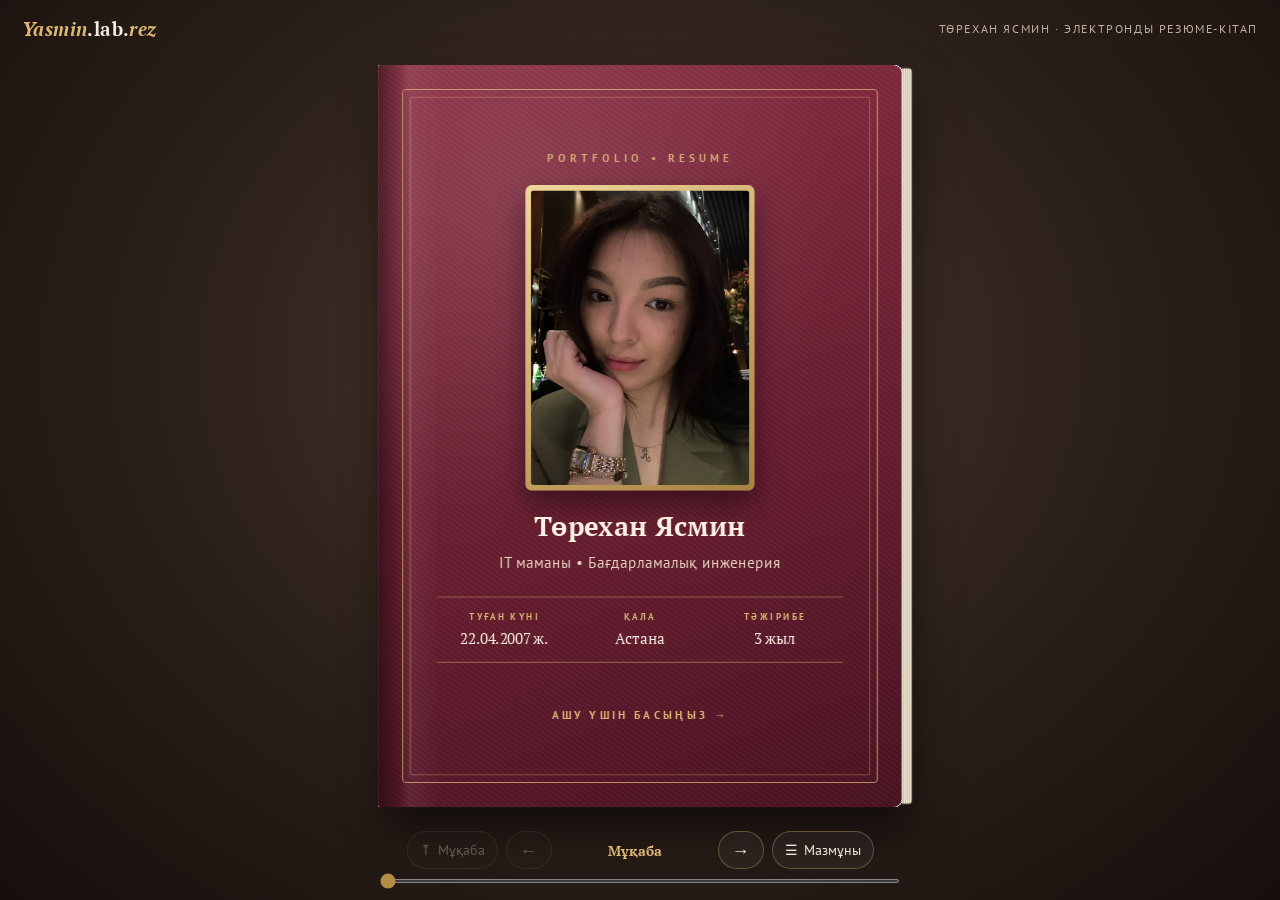
<file: index (4).html>
<!doctype html>
<html lang="kk">
<head>
<meta charset="utf-8">
<meta name="viewport" content="width=device-width,initial-scale=1,viewport-fit=cover">
<title>Yasmin.lab.rez</title>
<link rel="preconnect" href="https://fonts.googleapis.com">
<link rel="preconnect" href="https://fonts.gstatic.com" crossorigin>
<link href="https://fonts.googleapis.com/css2?family=PT+Sans:ital,wght@0,400;0,700;1,400&family=PT+Serif:ital,wght@0,400;0,700;1,400;1,700&display=swap" rel="stylesheet">
<style>
/* Yasmin.lab.rez — кітаптың стильдері */
:root{
  --accent:#7a263a;--accent-d:#4f1424;--gold:#dcb875;--gold-d:#b38c4a;
  --paper:#fffcf6;--paper-2:#f6efe3;--ink:#2b2321;--muted:#857a71;--line:#ece2d4;
  --pw:480px;--ph:680px;--dur:.9s;
}
*{box-sizing:border-box}
html,body{height:100%;margin:0}
body{
  background:radial-gradient(ellipse at 50% 40%,#4b372d 0%,#2c201b 52%,#160f0c 100%);
  color:#f3e9dc;font-family:"PT Sans",Arial,Helvetica,sans-serif;overflow:hidden;
  -webkit-font-smoothing:antialiased;
}
button{font-family:inherit}

/* ---------- top bar ---------- */
.topbar{position:fixed;top:0;left:0;right:0;height:56px;display:flex;align-items:center;justify-content:space-between;padding:0 22px;z-index:50}
.brand{font:700 italic 19px "PT Serif",Georgia,serif;color:var(--gold);letter-spacing:.4px}
.brand b{color:#f3e9dc;font-style:normal}
.topinfo{font-size:12px;letter-spacing:1.6px;text-transform:uppercase;color:#bfae9c}

/* ---------- stage & book ---------- */
.stage{position:fixed;top:56px;bottom:84px;left:0;right:0;display:flex;align-items:center;justify-content:center}
.scaler{flex:none;transform-origin:center center}
.book{position:relative;width:calc(var(--pw) * 2);height:var(--ph);perspective:2800px;transition:transform .8s cubic-bezier(.45,.05,.25,1)}
.book.single{width:var(--pw)}

.base{position:absolute;top:0;height:100%;width:var(--pw);border-radius:4px;transition:opacity .4s, box-shadow .4s}
.base.left{left:0;box-shadow:-8px 22px 40px rgba(0,0,0,.55)}
.base.right{left:var(--pw);box-shadow:8px 22px 40px rgba(0,0,0,.55)}
.book.single .base.right{left:0}
.base .edge{position:absolute;top:3px;bottom:3px;background:repeating-linear-gradient(90deg,#efe5d4 0 1px,#cfc1aa 1px 2px);border-radius:2px;transition:width .5s}
.base.right .edge{left:100%;border-radius:0 3px 3px 0}
.base.left .edge{right:100%;border-radius:3px 0 0 3px}

.leaf{position:absolute;top:0;left:50%;width:50%;height:100%;transform-origin:0 50%;transform-style:preserve-3d;
  transition:transform var(--dur) cubic-bezier(.45,.05,.25,1)}
.book.single .leaf{left:0;width:100%}
.leaf.flipped{transform:rotateY(-180deg)}
.leaf.peek:not(.flipped):not(.turning){transform:rotateY(-13deg);transition-duration:.35s}
.leaf.peek.flipped:not(.turning){transform:rotateY(-167deg);transition-duration:.35s}
.book.single .leaf.flipped:not(.turning){visibility:hidden}

.face{position:absolute;inset:0;backface-visibility:hidden;-webkit-backface-visibility:hidden;overflow:hidden;
  background:linear-gradient(180deg,var(--paper),var(--paper-2));border-radius:2px 8px 8px 2px}
.face.back{transform:rotateY(180deg);border-radius:8px 2px 2px 8px}
.face::before{content:"";position:absolute;inset:0;pointer-events:none;z-index:6;
  background:linear-gradient(90deg,rgba(60,35,20,.22) 0,rgba(60,35,20,.07) 3.5%,rgba(0,0,0,0) 11%,rgba(0,0,0,0) 96%,rgba(60,35,20,.06) 100%)}
.face.back::before{background:linear-gradient(270deg,rgba(60,35,20,.22) 0,rgba(60,35,20,.07) 3.5%,rgba(0,0,0,0) 11%,rgba(0,0,0,0) 96%,rgba(60,35,20,.06) 100%)}
.book.single .face::before{background:linear-gradient(90deg,rgba(60,35,20,.16) 0,rgba(0,0,0,0) 6%)}
.shade{position:absolute;inset:0;pointer-events:none;z-index:7;opacity:0;background:linear-gradient(90deg,rgba(0,0,0,.05),rgba(0,0,0,.32))}
.face.back .shade{background:linear-gradient(270deg,rgba(0,0,0,.05),rgba(0,0,0,.32))}
.leaf.turning .shade{animation:shade var(--dur) ease-in-out}
@keyframes shade{0%{opacity:0}50%{opacity:1}100%{opacity:0}}

/* hard covers */
.face.hard{background:
  radial-gradient(circle at 28% 18%,rgba(255,255,255,.10),transparent 45%),
  repeating-linear-gradient(35deg,rgba(0,0,0,.035) 0 2px,rgba(255,255,255,.02) 2px 4px),
  linear-gradient(160deg,#8d2f45 0%,#6d2033 50%,#4b1322 100%);color:#f6ead8}
.face.hard::before{background:linear-gradient(90deg,rgba(0,0,0,.45) 0,rgba(0,0,0,.12) 4%,rgba(255,255,255,.06) 6%,transparent 12%)}
.face.back.hard::before{background:linear-gradient(270deg,rgba(0,0,0,.45) 0,rgba(0,0,0,.12) 4%,rgba(255,255,255,.06) 6%,transparent 12%)}

/* ---------- page content ---------- */
.pg{position:absolute;top:0;left:0;right:0;bottom:46px;overflow:auto;padding:40px 40px 12px 46px;color:var(--ink);
  font:14.5px/1.72 "PT Sans",Arial,sans-serif;scrollbar-width:thin;scrollbar-color:#d9c9b4 transparent}
.face.back .pg{padding:40px 46px 12px 40px}
.book.single .pg{padding:34px 28px 12px 32px}
.folio{position:absolute;left:46px;right:40px;bottom:18px;display:flex;justify-content:space-between;align-items:center;
  border-top:1px solid var(--line);padding-top:8px;font:italic 11.5px "PT Serif",Georgia,serif;color:var(--muted);z-index:3}
.face.back .folio{left:40px;right:46px;flex-direction:row-reverse}
.book.single .folio{left:32px;right:28px}
.folio .no{font:700 12px "PT Serif",Georgia,serif;font-style:normal;color:var(--accent)}

.kicker{font:700 9.5px "PT Sans",Arial;letter-spacing:2.6px;text-transform:uppercase;color:var(--accent);
  padding-bottom:10px;margin-bottom:16px;border-bottom:1px solid var(--line)}
.pg h2{font:700 29px/1.15 "PT Serif",Georgia,serif;margin:4px 0 18px;color:#2a1d1a;letter-spacing:-.3px}
.pg h3{font:700 11.5px "PT Sans",Arial;letter-spacing:1.4px;text-transform:uppercase;color:var(--accent);margin:18px 0 6px}
.pg h3:first-child{margin-top:0}
.lecture{color:#463c37}
.lecture p{margin:0 0 12px}
p.lecture{margin:0 0 14px}
.pg.dropcap p.lecture::first-letter{float:left;font:700 54px/.9 "PT Serif",Georgia,serif;color:var(--accent);margin:6px 8px 0 0}
.pg ul,.pg ol{margin:0 0 12px;padding-left:20px}
.pg li{margin-bottom:4px}
.pg.small{font-size:12.3px;line-height:1.5}
.pg.small h3{margin-top:14px}
.ornament{text-align:center;color:#c9a978;font:18px "PT Serif",serif;margin:18px 0 8px;letter-spacing:10px}

.youtube-link,.yt{display:inline-block;color:var(--accent);font:700 12.5px "PT Sans",Arial;text-decoration:none;
  border:1px solid #e4cbc9;border-radius:6px;padding:9px 13px;background:#fbf0ee;margin:2px 0 14px;transition:background .2s,transform .2s}
.youtube-link:hover,.yt:hover{background:#f4e0dd;transform:translateY(-1px)}
.resource-links{display:flex;flex-wrap:wrap;gap:8px;margin-top:6px}
.resource-links .yt{margin:0}
.pagehint{margin-top:18px;color:#9b8f85;font:italic 12.5px "PT Serif",Georgia,serif}
.backlinks{display:flex;flex-wrap:wrap;gap:8px;margin-top:22px}
.backlinks button{border:1px solid var(--line);background:#fff;border-radius:6px;padding:8px 12px;font:12.5px "PT Sans";color:var(--ink);cursor:pointer}
.backlinks button:hover{border-color:#d8b9c0;background:#fbf3f1}

.subjects{display:grid;gap:6px;margin-top:6px}
.pg:has(.subjects) p.lecture{font-size:13.5px;margin-bottom:10px}
.pg:has(.subjects) h2{margin-bottom:12px}
.subject{display:flex;align-items:center;gap:12px;text-align:left;padding:8px 14px;border:1px solid var(--line);background:#fff;border-radius:8px;color:var(--ink);cursor:pointer;transition:.2s}
.subject:hover{border-color:#cf9fab;transform:translateX(3px)}
.subject span{flex:none;display:inline-flex;width:26px;height:26px;align-items:center;justify-content:center;border-radius:50%;background:#f5e7ea;color:var(--accent);font:700 12px "PT Sans"}
.subject strong{flex:1;font:700 14px "PT Sans"}
.subject small{flex:none;color:var(--muted);font:12px "PT Serif",serif;font-style:italic}

.alina{font-size:13.5px;line-height:1.65;border:1px solid var(--line);background:#fff;border-radius:8px;padding:14px 16px}
.alina p{margin:6px 0}

/* table of contents */
.toc-list{margin-top:4px}
.toc-sect{font:700 10px "PT Sans";letter-spacing:2.2px;text-transform:uppercase;color:var(--accent);margin:14px 0 4px}
.toc-sect:first-child{margin-top:0}
.toc-row{display:flex;align-items:baseline;gap:6px;width:100%;border:0;background:none;padding:3px 4px;margin:0 -4px;cursor:pointer;
  font:15px/1.45 "PT Serif",Georgia,serif;color:var(--ink);text-align:left;border-radius:4px}
.toc-row.sub{padding-left:18px;font-size:14px;color:#55493f}
.toc-row:hover{background:#f7ebe6;color:var(--accent)}
.toc-row .t{flex:none;max-width:78%}
.toc-row .dots{flex:1;border-bottom:1.5px dotted #cdbba5;transform:translateY(-4px);min-width:16px}
.toc-row .n{flex:none;font-weight:700;color:var(--accent);min-width:20px;text-align:right}

/* cover */
.cover-wrap{position:absolute;inset:0;display:flex;flex-direction:column;align-items:center;justify-content:center;text-align:center;padding:60px 54px;cursor:pointer}
.frame{position:absolute;inset:22px;border:1.5px solid rgba(220,184,117,.75);border-radius:4px;pointer-events:none}
.frame::after{content:"";position:absolute;inset:6px;border:1px solid rgba(220,184,117,.35);border-radius:2px}
.cover-kicker{font:700 10px "PT Sans";letter-spacing:4px;color:var(--gold);opacity:.9}
.cover-title{font:700 italic 50px/1 "PT Serif",Georgia,serif;color:var(--gold);margin:16px 0 0;letter-spacing:-.5px;
  text-shadow:0 1px 0 rgba(0,0,0,.35),0 0 18px rgba(220,184,117,.15)}
.cover-photo{width:210px;height:280px;padding:5px;margin:18px 0 16px;border-radius:6px;background:linear-gradient(145deg,#f0d59a,#a9823f);box-shadow:0 12px 26px rgba(0,0,0,.45)}
.cover-photo img{width:100%;height:100%;object-fit:cover;object-position:50% 30%;display:block;border-radius:3px}
.cover-orn{color:var(--gold);opacity:.8;font:20px "PT Serif";letter-spacing:12px;margin:12px 0 14px}
.cover-name{font:700 25px "PT Serif",Georgia,serif;color:#fbf1e3;margin:0}
.cover-sub{font:13.5px "PT Sans";color:#e9d6c0;margin:8px 0 0;letter-spacing:.3px}
.cover-grid{display:grid;grid-template-columns:repeat(3,1fr);width:100%;margin:22px 0 16px;border-top:1px solid rgba(220,184,117,.4);border-bottom:1px solid rgba(220,184,117,.4)}
.cover-grid div{padding:12px 4px}
.cover-grid b{display:block;font:700 8.5px "PT Sans";letter-spacing:1.8px;text-transform:uppercase;color:var(--gold)}
.cover-grid span{display:block;font:14px "PT Serif",serif;margin-top:5px;color:#fbf1e3}
.cover-intro{display:none;font:italic 12.5px/1.6 "PT Serif",serif;color:#e7d3bd;margin:0;max-width:330px}
.cover-open{margin-top:24px;font:700 10.5px "PT Sans";letter-spacing:2.4px;text-transform:uppercase;color:var(--gold);animation:pulse 2.2s ease-in-out infinite}
@keyframes pulse{0%,100%{opacity:.55}50%{opacity:1}}
.back-cover .cover-title{font-size:38px}
.back-cover .cover-intro{display:block}
.restart{margin-top:26px;border:1px solid rgba(220,184,117,.7);background:rgba(0,0,0,.12);color:var(--gold);padding:10px 18px;border-radius:30px;font:700 11px "PT Sans";letter-spacing:2px;text-transform:uppercase;cursor:pointer}
.restart:hover{background:rgba(220,184,117,.15)}

/* click zones */
.zone{position:absolute;top:90px;bottom:0;width:34px;z-index:5000;cursor:pointer;display:flex;align-items:center;justify-content:center;
  color:rgba(122,38,58,.0);font-size:22px;transition:color .25s}
.zone:hover{color:rgba(122,38,58,.55)}
.zone.prev{left:0}.zone.next{right:0}
.zone[hidden]{display:none}

/* ---------- controls ---------- */
.controls{position:fixed;left:0;right:0;bottom:0;height:84px;display:flex;flex-direction:column;align-items:center;justify-content:center;gap:8px;z-index:50;padding:0 14px}
.ctrl-row{display:flex;align-items:center;gap:8px}
.cbtn{height:38px;min-width:38px;padding:0 12px;border-radius:20px;border:1px solid rgba(220,184,117,.35);background:rgba(255,255,255,.04);color:#f3e9dc;cursor:pointer;font-size:14px;display:inline-flex;align-items:center;justify-content:center;gap:6px;transition:.2s}
.cbtn:hover:not(:disabled){background:rgba(220,184,117,.14);border-color:rgba(220,184,117,.7)}
.cbtn:disabled{opacity:.3;cursor:default}
.cbtn.arrow{font-size:18px;width:46px}
.indicator{min-width:150px;text-align:center;font:italic 14px "PT Serif",serif;color:#eadbc8}
.indicator b{font-style:normal;color:var(--gold)}
.scrub{width:min(520px,80vw);accent-color:#b38c4a;height:4px;cursor:pointer}

@media (max-width:640px){
  .topinfo{display:none}
  .cbtn .lbl{display:none}
  .indicator{min-width:110px;font-size:13px}
}
@media (prefers-reduced-motion:reduce){.leaf{transition-duration:.01s!important}.cover-open{animation:none}}

/* ---- lecture extras ---- */
.pg.lec{font-size:13px;line-height:1.52;padding-top:34px}
.pg.lec .kicker{margin-bottom:10px;padding-bottom:8px}
.pg.lec .lecture p{margin-bottom:8px}
.pg.lec .youtube-link,.pg.lec .yt{margin-bottom:8px;padding:7px 11px}
.pg.lec p.lecture{margin-bottom:6px}
.pg.lec h2{font-size:24px;margin:2px 0 10px}
.pg.subj::after{content:attr(data-num);position:absolute;top:22px;right:34px;font:700 64px/1 "PT Serif",Georgia,serif;color:rgba(122,38,58,.07);pointer-events:none}
.face.back .pg.subj::after{right:auto;left:auto;right:40px}
h3.sect{display:flex;align-items:center;gap:8px;margin:10px 0 7px}
h3.sect::after{content:"";flex:1;height:1px;background:var(--line)}
.plan{list-style:none;padding:0;margin:0 0 12px;counter-reset:pl}
.plan li{counter-increment:pl;display:flex;gap:10px;align-items:center;padding:3px 0;border-bottom:1px dashed #eadfce}
.plan li::before{content:counter(pl);flex:none;width:22px;height:22px;border-radius:50%;background:var(--accent);color:#fff;font:700 11px "PT Sans";display:flex;align-items:center;justify-content:center}
.fact{background:linear-gradient(135deg,#fff7e6,#fcefd6);border-left:4px solid var(--gold-d);border-radius:4px 10px 10px 4px;padding:10px 14px;font:italic 13px/1.55 "PT Serif",Georgia,serif;color:#5b4630}
.fact b{display:block;font:700 10px "PT Sans";letter-spacing:1.6px;text-transform:uppercase;color:var(--gold-d);margin-bottom:4px;font-style:normal}
.terms{display:grid;grid-template-columns:1fr 1fr;gap:7px;margin:0}
.terms div{background:#fff;border:1px solid var(--line);border-radius:8px;padding:8px 10px}
.terms dt{font:700 12.5px "PT Sans";color:var(--accent)}
.terms dd{margin:2px 0 0;font-size:12px;line-height:1.4;color:#5d524b}
.code{position:relative;background:#271e1c;color:#f4e6d4;border-radius:10px;padding:30px 14px 10px;font:11.5px/1.45 "SFMono-Regular",Consolas,"Liberation Mono",monospace;white-space:pre;overflow:auto;margin:0 0 6px;box-shadow:inset 0 0 0 1px #3a2c28}
.code-h{position:absolute;top:0;left:0;right:0;padding:6px 12px;font:700 9.5px "PT Sans";letter-spacing:1.6px;text-transform:uppercase;color:var(--gold);background:#33272a;border-radius:10px 10px 0 0}
.code-h::before{content:"● ● ●  ";color:#7a5d55;letter-spacing:0}
.formula{position:relative;background:#271e1c;border-radius:10px;padding:34px 16px 12px;display:grid;grid-template-columns:1fr 1fr;gap:8px;margin-bottom:6px}
.formula div{background:#33272a;color:#fbe9cf;border-radius:6px;padding:12px 8px;text-align:center;font:italic 16px "PT Serif",Georgia,serif}
.timeline,.sample{background:#fff;border:1px solid var(--line);border-radius:10px;padding:12px 16px;margin-bottom:6px}
.tl-h{display:block;font:700 9.5px "PT Sans";letter-spacing:1.6px;text-transform:uppercase;color:var(--accent);margin-bottom:8px}
.tl{display:flex;gap:14px;align-items:baseline;padding:6px 0 6px 14px;border-left:2px solid #e3c9cf;position:relative}
.tl::before{content:"";position:absolute;left:-6px;top:11px;width:10px;height:10px;border-radius:50%;background:var(--accent)}
.tl b{font:700 17px "PT Serif",serif;color:var(--accent);min-width:46px}
.sample p{margin:0 0 5px;font:italic 13.5px/1.55 "PT Serif",Georgia,serif;color:#3e3430}
.quiz{display:grid;gap:7px}
.quiz details{background:#fff;border:1px solid var(--line);border-radius:8px;padding:9px 12px;cursor:pointer}
.quiz details[open]{border-color:#d7b1ba;background:#fdf6f7}
.quiz summary{list-style:none;display:flex;gap:9px;align-items:flex-start;font-weight:700;font-size:13px}
.quiz summary::-webkit-details-marker{display:none}
.qn{flex:none;width:20px;height:20px;border-radius:5px;background:#f5e7ea;color:var(--accent);font:700 11px "PT Sans";display:flex;align-items:center;justify-content:center}
.quiz details p{margin:7px 0 0 29px;color:#2f6b45;font-size:13px}
.quiz details p::before{content:"✓ "}
.qhint{font:italic 11.5px "PT Serif",serif;color:var(--muted);margin:6px 0 0}
/* resume extras */
.pills{display:flex;flex-wrap:wrap;gap:7px;margin:6px 0 16px}
.pills span{background:#fff;border:1px solid var(--line);border-radius:20px;padding:6px 12px;font-size:12.5px}
.quote{margin:0;padding:14px 18px;border-left:4px solid var(--accent);background:#fbf3f1;border-radius:0 10px 10px 0;font:italic 15px/1.5 "PT Serif",Georgia,serif;color:#4a2a30}
.card-edu{display:flex;gap:14px;align-items:center;background:#fff;border:1px solid var(--line);border-radius:10px;padding:12px 14px;margin:8px 0 12px}
.card-edu .ce-y{flex:none;background:var(--accent);color:#fff;border-radius:8px;padding:8px 10px;font:700 12px "PT Sans";text-align:center}
.card-edu b{display:block;font-size:13.5px}.card-edu span{font-size:12.5px;color:var(--muted)}
.stats{display:grid;grid-template-columns:repeat(3,1fr);gap:8px;margin:8px 0 12px}
.stats div{background:#fff;border:1px solid var(--line);border-radius:10px;padding:10px;text-align:center}
.stats b{display:block;font:700 24px "PT Serif",serif;color:var(--accent)}
.stats span{font-size:11.5px;color:var(--muted)}
.checks{list-style:none;padding:0}.checks li{padding:5px 0 5px 26px;position:relative}
.checks li::before{content:"✓";position:absolute;left:0;top:4px;width:18px;height:18px;border-radius:50%;background:#e8f2ea;color:#2f6b45;font:700 11px/18px "PT Sans";text-align:center}
.skillbars{display:grid;gap:10px;margin-top:8px}
.sb{display:grid;grid-template-columns:110px 1fr auto;align-items:center;gap:10px;font-size:13px}
.sb i{display:block;height:8px;background:#f0e6da;border-radius:6px;overflow:hidden}
.sb em{display:block;height:100%;background:linear-gradient(90deg,var(--accent),#b0485f);border-radius:6px}
.sb small{color:var(--muted);font-size:11.5px}

/* ribbon bookmark -> contents */
.ribbon{position:absolute;top:-4px;right:10px;z-index:8;width:26px;height:54px;border:0;padding:0;cursor:pointer;
  background:linear-gradient(90deg,#5e1a2b,#8a2c42 50%,#5e1a2b);clip-path:polygon(0 0,100% 0,100% 100%,50% 80%,0 100%);
  box-shadow:0 2px 4px rgba(0,0,0,.25);transition:height .25s ease;color:var(--gold);font-size:11px;display:flex;align-items:flex-start;justify-content:center;padding-top:14px}
.face.back .ribbon{right:auto;left:10px}
.ribbon:hover{height:66px}
.ribbon .rl{position:absolute;top:8px;right:32px;white-space:nowrap;font:700 9px "PT Sans";letter-spacing:1.6px;text-transform:uppercase;color:var(--accent);opacity:0;transform:translateX(6px);transition:.25s;pointer-events:none}
.face.back .ribbon .rl{right:auto;left:32px;transform:translateX(-6px)}
.ribbon:hover .rl{opacity:1;transform:none}
.pg.subj::after{top:60px}
.checks.small li{padding:3px 0 3px 26px;font-size:13px}
.checks.small li::before{top:3px}
.quote.small{font-size:13.5px;padding:10px 14px;margin:0 0 12px}
.steps{display:grid;grid-template-columns:repeat(3,1fr);gap:8px}
.steps div{border-top:2px solid var(--accent);padding:8px 2px 0}
.steps b{display:block;font:700 12px "PT Sans";color:var(--gold-d);letter-spacing:1px}
.steps span{display:block;font:700 15px "PT Serif",serif;color:var(--ink);margin-top:2px}
.steps small{font-size:11.5px;color:var(--muted)}
.edu-links{display:grid;gap:7px}
.edu-links button{display:grid;grid-template-columns:62px 1fr auto;align-items:center;gap:10px;text-align:left;border:1px solid var(--line);background:#fff;border-radius:8px;padding:9px 12px;cursor:pointer;font-family:inherit;color:var(--ink)}
.edu-links button:hover{border-color:#cf9fab}
.edu-links b{font:700 14px "PT Serif",serif;color:var(--accent)}
.edu-links span{font-size:12.5px;color:#5d524b}
.edu-links em{font:italic 12px "PT Serif",serif;color:var(--muted)}
.edu-links em::before{content:"б. "}
.toolset{display:grid;grid-template-columns:1fr 1fr;gap:8px}
.toolset div{border:1px solid var(--line);background:#fff;border-radius:8px;padding:9px 11px}
.toolset b{display:block;font:700 9.5px "PT Sans";letter-spacing:1.4px;text-transform:uppercase;color:var(--accent);margin-bottom:6px}
.toolset span{display:inline-block;margin:0 5px 4px 0;padding:3px 9px;border-radius:12px;background:#f6eee6;font-size:12px}
.qualities{display:grid;grid-template-columns:1fr 1fr;gap:8px}
.qualities div{border:1px solid var(--line);background:#fff;border-radius:8px;padding:11px 12px;font:15px "PT Serif",serif}
.qualities i{font-style:normal;color:var(--gold-d);margin-right:8px;font-size:11px}
#src{display:none}

/* мәтін ішіндегі сілтемелер */
.pagehint a { color: var(--accent); font-weight: bold; }

</style>
</head>
<body>
<header class="topbar">
  <div class="brand">Yasmin<b>.lab.</b>rez</div>
  <div class="topinfo">Төрехан Ясмин · электронды резюме-кітап</div>
</header>

<main class="stage" id="stage">
  <div class="scaler" id="scaler">
    <div class="book" id="book"></div>
  </div>
</main>

<nav class="controls" aria-label="Кітап навигациясы">
  <div class="ctrl-row">
    <button class="cbtn" id="btnStart" title="Мұқаба">⤒<span class="lbl">Мұқаба</span></button>
    <button class="cbtn arrow" id="btnPrev" title="Алдыңғы бет (←)">←</button>
    <div class="indicator" id="indicator">Мұқаба</div>
    <button class="cbtn arrow" id="btnNext" title="Келесі бет (→)">→</button>
    <button class="cbtn" id="btnToc" title="Мазмұны">☰<span class="lbl">Мазмұны</span></button>
  </div>
  <input class="scrub" id="scrub" type="range" min="0" max="1" value="0" aria-label="Беттерді парақтау">
</nav>

<div id="src">
<article class="pg-src hard" id="cover"><div class="cover-wrap front-cover"><div class="frame"></div>
<div class="cover-kicker">PORTFOLIO • RESUME</div>
<div class="cover-photo"><img src="[data-uri]" alt="Төрехан Ясмин"></div>
<h1 class="cover-name">Төрехан Ясмин</h1>
<p class="cover-sub">IT маманы • Бағдарламалық инженерия</p>
<div class="cover-grid"><div><b>Туған күні</b><span>22.04.2007 ж.</span></div><div><b>Қала</b><span>Астана</span></div><div><b>Тәжірибе</b><span>3 жыл</span></div></div>
<p class="cover-intro">Электронды резюме кітап форматында жасалған. Мазмұн арқылы резюме, білім және оқу пәндерінің толық лекциялық материалдарына өтуге болады.</p>
<div class="cover-open">Ашу үшін басыңыз →</div></div></article>
<article class="pg-src pg" id="toc1"><div class="kicker">Мазмұны • I</div><h2>Мазмұны</h2><div class="toc-list"><div class="toc-sect">I бөлім · Резюме</div><button class="toc-row" data-goto="goal"><span class="t">Мақсатым</span><span class="dots"></span><span class="n" data-pn="goal"></span></button><button class="toc-row" data-goto="edu"><span class="t">Білімім</span><span class="dots"></span><span class="n" data-pn="edu"></span></button><button class="toc-row" data-goto="exp"><span class="t">Жұмыс тәжірибесі</span><span class="dots"></span><span class="n" data-pn="exp"></span></button><button class="toc-row" data-goto="skills"><span class="t">IT дағдыларым</span><span class="dots"></span><span class="n" data-pn="skills"></span></button><button class="toc-row" data-goto="lang"><span class="t">Тілдер</span><span class="dots"></span><span class="n" data-pn="lang"></span></button><div class="toc-sect">II бөлім · 1 курс</div><button class="toc-row" data-goto="course1"><span class="t">1 курс пәндері</span><span class="dots"></span><span class="n" data-pn="course1"></span></button><button class="toc-row sub" data-goto="math"><span class="t">Жоғары математика</span><span class="dots"></span><span class="n" data-pn="math"></span></button><button class="toc-row sub" data-goto="russian"><span class="t">Орыс тілі</span><span class="dots"></span><span class="n" data-pn="russian"></span></button><button class="toc-row sub" data-goto="english"><span class="t">Ағылшын тілі</span><span class="dots"></span><span class="n" data-pn="english"></span></button><button class="toc-row sub" data-goto="pe1"><span class="t">Дене шынықтыру</span><span class="dots"></span><span class="n" data-pn="pe1"></span></button><button class="toc-row sub" data-goto="psychology"><span class="t">Психология</span><span class="dots"></span><span class="n" data-pn="psychology"></span></button><button class="toc-row sub" data-goto="history"><span class="t">Қазақстан тарихы</span><span class="dots"></span><span class="n" data-pn="history"></span></button><button class="toc-row sub" data-goto="python"><span class="t">Python</span><span class="dots"></span><span class="n" data-pn="python"></span></button></div></article>
<article class="pg-src pg" id="toc2"><div class="kicker">Мазмұны • II</div><div class="toc-list" style="margin-top:6px"><div class="toc-sect">III бөлім · 2 курс</div><button class="toc-row" data-goto="course2"><span class="t">2 курс пәндері</span><span class="dots"></span><span class="n" data-pn="course2"></span></button><button class="toc-row sub" data-goto="physics"><span class="t">Физика</span><span class="dots"></span><span class="n" data-pn="physics"></span></button><button class="toc-row sub" data-goto="database"><span class="t">Деректер қоры</span><span class="dots"></span><span class="n" data-pn="database"></span></button><button class="toc-row sub" data-goto="cpp"><span class="t">C++</span><span class="dots"></span><span class="n" data-pn="cpp"></span></button><button class="toc-row sub" data-goto="pe2"><span class="t">Дене шынықтыру</span><span class="dots"></span><span class="n" data-pn="pe2"></span></button><button class="toc-row sub" data-goto="iot"><span class="t">IoT бағдарламалау</span><span class="dots"></span><span class="n" data-pn="iot"></span></button><button class="toc-row sub" data-goto="network-os"><span class="t">Желілік операциялық жүйелер</span><span class="dots"></span><span class="n" data-pn="network-os"></span></button><div class="toc-sect">IV бөлім · 3 курс</div><button class="toc-row" data-goto="course3"><span class="t">3 курс пәндері</span><span class="dots"></span><span class="n" data-pn="course3"></span></button><button class="toc-row sub" data-goto="web"><span class="t">Веб бағдарламалау</span><span class="dots"></span><span class="n" data-pn="web"></span></button><button class="toc-row sub" data-goto="web-syllabus"><span class="t">Web бағдарламалау: силлабус</span><span class="dots"></span><span class="n" data-pn="web-syllabus"></span></button><button class="toc-row sub" data-goto="oracle"><span class="t">Oracle</span><span class="dots"></span><span class="n" data-pn="oracle"></span></button><button class="toc-row sub" data-goto="network-tech"><span class="t">Желілік технологиялар</span><span class="dots"></span><span class="n" data-pn="network-tech"></span></button><button class="toc-row sub" data-goto="foreign-language"><span class="t">Кәсіби бағытталған шетел тілі</span><span class="dots"></span><span class="n" data-pn="foreign-language"></span></button><button class="toc-row sub" data-goto="mobile"><span class="t">Мобильді қосымшалар</span><span class="dots"></span><span class="n" data-pn="mobile"></span></button><div class="toc-sect">V бөлім · Қосымша</div><button class="toc-row" data-goto="friend"><span class="t">Досымның резюмесі</span><span class="dots"></span><span class="n" data-pn="friend"></span></button><button class="toc-row" data-goto="contact"><span class="t">Байланыс</span><span class="dots"></span><span class="n" data-pn="contact"></span></button><button class="toc-row" data-goto="closing"><span class="t">Қорытынды: оқу жолы</span><span class="dots"></span><span class="n" data-pn="closing"></span></button></div></article>
<article class="pg-src pg dropcap" id="goal"><div class="kicker">RESUME</div><h2>Мақсатым</h2><p class="lecture">IT саласында алған білімді практикада қолданып, бағдарламалау, веб-технологиялар және деректер қорымен жұмыс бағыттарында тәжірибе жинақтау. Жаңа технологияларды меңгеріп, нақты жобаларға қатысу арқылы бағдарламалық инженер ретінде кәсіби даму.</p><div class="pills"><span>💻 Бағдарламалау</span><span>🌐 Веб-технологиялар</span><span>🗄 Деректер қоры</span><span>🚀 Кәсіби даму</span></div><blockquote class="quote">«Білімді практикада қолданып, нақты жобалар арқылы өсу — басты мақсатым.»</blockquote><h3 class="sect">Даму жолы</h3><div class="steps"><div><b>01</b><span>Білім</span><small>теория мен негіз</small></div><div><b>02</b><span>Практика</span><small>нақты жобалар</small></div><div><b>03</b><span>Маман</span><small>бағдарламалық инженер</small></div></div></article>
<article class="pg-src pg dropcap" id="edu"><div class="kicker">RESUME</div><h2>Білімім</h2><p class="lecture">С. Сейфуллин атындағы Қазақ агротехникалық зерттеу университетінде «Бағдарламалық инженерия» бағыты бойынша білім алдым. Оқу барысында бағдарламалау, деректер қоры, веб және желілік технологиялар бойынша теориялық және практикалық білім қалыптасты.</p><div class="card-edu"><div class="ce-y">2024 — 2028</div><div><b>С. Сейфуллин атындағы ҚАЗАТЗУ</b><span>«Бағдарламалық инженерия» · бакалавриат</span></div></div><div class="stats"><div><b>3</b><span>курс</span></div><div><b>18</b><span>пән</span></div><div><b>IT</b><span>бағыт</span></div></div><h3 class="sect">Оқу бағыттары</h3><div class="edu-links"><button data-goto="course1"><b>1 курс</b><span>іргетас пәндер · Python</span><em data-pn="course1"></em></button><button data-goto="course2"><b>2 курс</b><span>деректер қоры · C++ · желілер</span><em data-pn="course2"></em></button><button data-goto="course3"><b>3 курс</b><span>веб · мобильді · Oracle</span><em data-pn="course3"></em></button></div></article>
<article class="pg-src pg dropcap" id="exp"><div class="kicker">RESUME</div><h2>Жұмыс тәжірибесі</h2><p class="lecture">3 жылдық тәжірибе барысында жауапкершілік, адамдармен қарым-қатынас жасау, тапсырмаларды жоспарлау және нәтижеге бағытталу дағдылары қалыптасты. Бұл дағдыларды IT саласындағы техникалық біліммен біріктіруге болады.</p><div class="stats"><div><b>3</b><span>жыл тәжірибе</span></div><div><b>✓</b><span>жауапкершілік</span></div><div><b>✓</b><span>командалық жұмыс</span></div></div><ul class="checks"><li>Тапсырмаларды жоспарлау</li><li>Адамдармен қарым-қатынас</li><li>Нәтижеге бағытталу</li></ul><blockquote class="quote small">Тәжірибеде қалыптасқан жұмсақ дағдылар (soft skills) IT саласындағы техникалық біліммен бірге кәсіби өсудің берік негізі болады.</blockquote></article>
<article class="pg-src pg dropcap" id="skills"><div class="kicker">RESUME</div><h2>IT дағдыларым</h2><p class="lecture">Python, HTML, CSS, SQL, MySQL, Java, 1С және Visual Studio Code. Бағдарламалау, веб-беттер жасау және деректер қорымен жұмыс істеу бағыттарына қызығушылық бар.</p><div class="skillbars"><div class="sb"><span>Python</span><i><em style="width:80%"></em></i></div><div class="sb"><span>HTML / CSS</span><i><em style="width:85%"></em></i></div><div class="sb"><span>SQL / MySQL</span><i><em style="width:75%"></em></i></div><div class="sb"><span>Java</span><i><em style="width:60%"></em></i></div><div class="sb"><span>1С</span><i><em style="width:55%"></em></i></div><div class="sb"><span>VS Code</span><i><em style="width:85%"></em></i></div></div><h3 class="sect">Құралдар жиынтығы</h3><div class="toolset"><div><b>Бағдарламалау</b><span>Python</span><span>Java</span></div><div><b>Веб</b><span>HTML</span><span>CSS</span></div><div><b>Деректер қоры</b><span>SQL</span><span>MySQL</span></div><div><b>Орта</b><span>VS Code</span><span>1С</span></div></div></article>
<article class="pg-src pg dropcap" id="lang"><div class="kicker">RESUME</div><h2>Тілдер</h2><p class="lecture">Қазақ және орыс тілдерін еркін қолданамын, ағылшын тілін орта деңгейде меңгеріп келемін. Жауапкершілік, ұқыптылық, үйренуге дайын болу және командамен жұмыс жасау маңызды кәсіби қасиеттер болып табылады.</p><div class="skillbars"><div class="sb"><span>Қазақ тілі</span><i><em style="width:100%"></em></i><small>еркін</small></div><div class="sb"><span>Орыс тілі</span><i><em style="width:95%"></em></i><small>еркін</small></div><div class="sb"><span>Ағылшын тілі</span><i><em style="width:55%"></em></i><small>орта деңгей</small></div></div><h3 class="sect">Кәсіби қасиеттер</h3><div class="qualities"><div><i>◆</i>Жауапкершілік</div><div><i>◆</i>Ұқыптылық</div><div><i>◆</i>Үйренуге дайындық</div><div><i>◆</i>Командалық жұмыс</div></div></article>
<article class="pg-src pg" id="course1"><div class="kicker">ОҚУ ПӘНДЕРІ</div><h2>1 курс</h2><blockquote class="quote small">Бірінші курс — іргетас. Жалпы білім беретін пәндер ойлау мәдениетін, тіл дағдыларын және тарихи сананы қалыптастырады, ал Python бағдарламалау әлеміне алғашқы қадам болады. Әр пән үш беттен тұрады: кіріспе, лекция және практика.</blockquote><div class="subjects"><button class="subject" data-goto="math"><span>1</span><strong>Жоғары математика</strong><small>б. <em data-pn="math"></em></small></button><button class="subject" data-goto="russian"><span>2</span><strong>Орыс тілі</strong><small>б. <em data-pn="russian"></em></small></button><button class="subject" data-goto="english"><span>3</span><strong>Ағылшын тілі</strong><small>б. <em data-pn="english"></em></small></button><button class="subject" data-goto="pe1"><span>4</span><strong>Дене шынықтыру</strong><small>б. <em data-pn="pe1"></em></small></button><button class="subject" data-goto="psychology"><span>5</span><strong>Психология</strong><small>б. <em data-pn="psychology"></em></small></button><button class="subject" data-goto="history"><span>6</span><strong>Қазақстан тарихы</strong><small>б. <em data-pn="history"></em></small></button><button class="subject" data-goto="python"><span>7</span><strong>Python</strong><small>б. <em data-pn="python"></em></small></button></div></article>
<article class="pg-src pg lec subj" data-num="01" id="math"><div class="kicker">1 КУРС • 1/3 БЕТ · КІРІСПЕ</div><h2>Жоғары математика</h2><p class="lecture"><a class="youtube-link" href="https://www.youtube.com/results?search_query=%D0%96%D0%BE%D2%93%D0%B0%D1%80%D1%8B%20%D0%BC%D0%B0%D1%82%D0%B5%D0%BC%D0%B0%D1%82%D0%B8%D0%BA%D0%B0%20%D1%81%D0%B0%D0%B1%D0%B0%D2%9B%20%D1%82%D2%AF%D1%81%D1%96%D0%BD%D0%B4%D1%96%D1%80%D1%83" rel="noopener" target="_blank">▶ YouTube: Жоғары математика бойынша видео сабақтар</a></p><div class="lecture"><h3>Кіріспе және негізгі түсініктер</h3><p>Жоғары математика — бағдарламалық инженерия студентінің логикалық және аналитикалық ойлауын қалыптастыратын базалық пән. Курста функциялар, теңдеулер, матрицалар, туынды және интеграл сияқты математикалық ұғымдар оқытылады.</p></div><h3 class="sect">Лекция жоспары</h3><ol class="plan"><li>Функция және оның графигі</li><li>Шек және үзіліссіздік</li><li>Туынды және оның геометриялық мағынасы</li><li>Анықталмаған және анықталған интеграл</li><li>Матрицалар мен анықтауыштар</li></ol><div class="fact"><b>💡 Қызық дерек</b>«Алгебра» сөзі IX ғасырдағы ғалым әл-Хорезмидің еңбегінің атауынан шыққан, ал «алгоритм» сөзі оның есімімен байланысты.</div></article>
<article class="pg-src pg lec subj" data-num="01"><div class="kicker">1 КУРС • 2/3 БЕТ · ЛЕКЦИЯ</div><h2>Жоғары математика</h2><div class="lecture"><h3>Лекцияның жалғасы</h3><p>Негізгі мақсат — математикалық есепті талдап, оның шешу жолын кезең-кезеңімен анықтау. Туынды өзгеріс жылдамдығын, интеграл жинақталған шаманы сипаттайды, ал матрицалар көптеген есептерді ықшам түрде көрсетуге мүмкіндік береді. Бұл тақырыптар алгоритмдер мен техникалық есептерді түсінуге пайдалы.</p><p>Функцияның туындысы f′(x) — аргумент өзгергендегі функцияның лездік өзгеру жылдамдығы. Геометриялық тұрғыдан бұл графикке жүргізілген жанаманың бұрыштық коэффициенті. Туынды арқылы функцияның өсу және кему аралықтарын, экстремум нүктелерін табуға болады.</p><p>Анықталған интеграл қисық сызықпен шектелген фигураның ауданын есептеуге мүмкіндік береді. Ньютон–Лейбниц формуласы бойынша ∫ₐᵇ f(x)dx = F(b) − F(a), мұндағы F — f функциясының алғашқы функциясы.</p></div><h3 class="sect">Негізгі ұғымдар</h3><dl class="terms"><div><dt>Функция</dt><dd>әр x мәніне бір ғана y мәнін сәйкес қоятын ереже</dd></div><div><dt>Шек</dt><dd>аргумент ұмтылғанда функция жақындайтын сан</dd></div><div><dt>Туынды</dt><dd>функцияның өзгеру жылдамдығы</dd></div><div><dt>Интеграл</dt><dd>туындыға кері амал, жинақталған шама</dd></div></dl></article>
<article class="pg-src pg lec subj" data-num="01"><div class="kicker">1 КУРС • 3/3 БЕТ · ПРАКТИКА</div><h2>Жоғары математика</h2><div class="formula"><span class="code-h">Негізгі формулалар</span><div>(xⁿ)′ = n · xⁿ⁻¹</div><div>(sin x)′ = cos x</div><div>∫ xⁿ dx = xⁿ⁺¹ / (n+1) + C</div><div>det | a  b ; c  d | = ad − bc</div></div><h3 class="sect">Өзін-өзі тексеру</h3><div class="quiz"><details><summary><span class="qn">1</span>f(x) = x³ функциясының туындысы неге тең?</summary><p>f′(x) = 3x²</p></details><details><summary><span class="qn">2</span>2×2 матрицаның анықтауышы қалай есептеледі?</summary><p>ad − bc: бас диагональ көбейтіндісінен қосалқы диагональ көбейтіндісі алынады.</p></details></div><p class="qhint">Жауапты көру үшін сұрақты басыңыз</p><h3 class="sect">Оқу нәтижесі</h3><ul class="checks small"><li>Функцияны зерттеп, графигін құра аламын</li><li>Туынды мен интегралды есептей аламын</li><li>Матрицалармен амалдар орындай аламын</li></ul><div class="backlinks"><button data-goto="course1">← Пәндер тізіміне</button><button data-goto="toc1">☰ Мазмұны</button></div></article>
<article class="pg-src pg lec subj" data-num="02" id="russian"><div class="kicker">1 КУРС • 1/3 БЕТ · КІРІСПЕ</div><h2>Орыс тілі</h2><p class="lecture"><a class="youtube-link" href="https://www.youtube.com/results?search_query=%D0%9E%D1%80%D1%8B%D1%81%20%D1%82%D1%96%D0%BB%D1%96%20%D1%81%D0%B0%D0%B1%D0%B0%D2%9B%20%D1%82%D2%AF%D1%81%D1%96%D0%BD%D0%B4%D1%96%D1%80%D1%83" rel="noopener" target="_blank">▶ YouTube: Орыс тілі бойынша видео сабақтар</a></p><div class="lecture"><h3>Кіріспе және негізгі түсініктер</h3><p>Орыс тілі пәні ауызша және жазбаша сауатты қарым-қатынас жасауға үйретеді. Студент грамматикалық нормаларды, мәтін құрылымын, сөз қолданысын және кәсіби стильді меңгереді.</p></div><h3 class="sect">Лекция жоспары</h3><ol class="plan"><li>Фонетика және орфоэпия</li><li>Морфология: сөз таптары</li><li>Синтаксис: сөйлем құрылымы</li><li>Функционалдық стильдер</li><li>Іскери хат және түйіндеме</li></ol><div class="fact"><b>💡 Қызық дерек</b>Орыс әліпбиінде 33 әріп бар, оның екеуі — «ъ» және «ь» — жеке дыбысты білдірмейді.</div></article>
<article class="pg-src pg lec subj" data-num="02"><div class="kicker">1 КУРС • 2/3 БЕТ · ЛЕКЦИЯ</div><h2>Орыс тілі</h2><div class="lecture"><h3>Лекцияның жалғасы</h3><p>Кәсіби ортада ойды нақты жеткізу, құжаттарды дұрыс рәсімдеу және әртүрлі мәтіндермен жұмыс істей білу маңызды. Сондықтан пән барысында оқу, жазу, сөйлеу және ақпаратты жүйелеу дағдылары дамиды.</p><p>Орыс тілінде бес функционалдық стиль ажыратылады: ғылыми, ресми-іскери, публицистикалық, көркем және ауызекі сөйлеу стилі. Әр стильдің өз лексикасы, сөйлем құрылымы және қолданылу ортасы бар.</p><p>Ресми-іскери стильде сөйлемдер нақты әрі бірмәнді болуы керек; эмоциялы сөздер мен ауызекі тіркестер қолданылмайды. IT маманы үшін техникалық тапсырма, есеп және хат жазу дағдылары күнделікті жұмыста қажет.</p></div><h3 class="sect">Негізгі ұғымдар</h3><dl class="terms"><div><dt>Орфография</dt><dd>сөздерді дұрыс жазу ережелері</dd></div><div><dt>Пунктуация</dt><dd>тыныс белгілерін қою ережелері</dd></div><div><dt>Стиль</dt><dd>мақсатқа сай тілдік құралдар жүйесі</dd></div><div><dt>Синтаксис</dt><dd>сөйлем мен сөз тіркесінің құрылымы</dd></div></dl></article>
<article class="pg-src pg lec subj" data-num="02"><div class="kicker">1 КУРС • 3/3 БЕТ · ПРАКТИКА</div><h2>Орыс тілі</h2><div class="sample"><span class="tl-h">Іскери хат үлгісі</span><p>Уважаемый Алексей Петрович!</p><p>Направляем Вам отчёт о выполнении проекта за сентябрь.</p><p>Просим рассмотреть его и сообщить о замечаниях до 10 октября.</p><p>С уважением, Ясмин Төрехан</p></div><h3 class="sect">Өзін-өзі тексеру</h3><div class="quiz"><details><summary><span class="qn">1</span>Орыс тілінде неше функционалдық стиль бар?</summary><p>Бес: ғылыми, ресми-іскери, публицистикалық, көркем, ауызекі.</p></details><details><summary><span class="qn">2</span>Іскери хатқа қай стиль тән?</summary><p>Ресми-іскери стиль.</p></details></div><p class="qhint">Жауапты көру үшін сұрақты басыңыз</p><h3 class="sect">Оқу нәтижесі</h3><ul class="checks small"><li>Іскери хат пен құжатты дұрыс жаза аламын</li><li>Функционалдық стильдерді ажырата аламын</li><li>Ойымды нақты және сауатты жеткіземін</li></ul><div class="backlinks"><button data-goto="course1">← Пәндер тізіміне</button><button data-goto="toc1">☰ Мазмұны</button></div></article>
<article class="pg-src pg lec subj" data-num="03" id="english"><div class="kicker">1 КУРС • 1/3 БЕТ · КІРІСПЕ</div><h2>Ағылшын тілі</h2><p class="lecture"><a class="youtube-link" href="https://www.youtube.com/results?search_query=%D0%90%D2%93%D1%8B%D0%BB%D1%88%D1%8B%D0%BD%20%D1%82%D1%96%D0%BB%D1%96%20%D1%81%D0%B0%D0%B1%D0%B0%D2%9B%20%D1%82%D2%AF%D1%81%D1%96%D0%BD%D0%B4%D1%96%D1%80%D1%83" rel="noopener" target="_blank">▶ YouTube: Ағылшын тілі бойынша видео сабақтар</a></p><div class="lecture"><h3>Кіріспе және негізгі түсініктер</h3><p>Ағылшын тілі пәні күнделікті және кәсіби коммуникацияның негіздерін қалыптастырады. Негізгі бағыттарға сөздік қор, грамматика, тыңдау, оқу, жазу және сөйлеу кіреді.</p></div><h3 class="sect">Лекция жоспары</h3><ol class="plan"><li>Present, Past, Future шақтары</li><li>Сөздік қор және IT терминдері</li><li>Reading: мәтінді түсіну</li><li>Writing: email және CV</li><li>Speaking: таныстыру және сұхбат</li></ol><div class="fact"><b>💡 Қызық дерек</b>Бағдарламалау тілдерінің кілттік сөздері (if, while, return, class) ағылшын тілінен алынған, сондықтан ағылшын тілін білу кодты оқуды жеңілдетеді.</div></article>
<article class="pg-src pg lec subj" data-num="03"><div class="kicker">1 КУРС • 2/3 БЕТ · ЛЕКЦИЯ</div><h2>Ағылшын тілі</h2><div class="lecture"><h3>Лекцияның жалғасы</h3><p>IT саласында ағылшын тілі ерекше маңызды: бағдарламалау құжаттарының, интерфейстердің және көптеген оқу ресурстарының басым бөлігі ағылшын тілінде. Сондықтан кәсіби терминдерді түсіну болашақ маманның ақпаратпен жұмысын жеңілдетеді.</p><p>Ағылшын тілінде 12 шақ формасы бар, бірақ күнделікті қарым-қатынаста Present Simple, Present Continuous, Past Simple, Present Perfect және Future Simple жиі қолданылады. Шақты дұрыс таңдау әрекеттің қашан және қалай орындалғанын нақты жеткізеді.</p><p>Кәсіби ортада қысқа әрі сыпайы хат жазу маңызды. Email әдетте сәлемдесуден, хаттың мақсатынан, негізгі ақпараттан және қорытынды сөйлемнен тұрады.</p></div><h3 class="sect">Негізгі ұғымдар</h3><dl class="terms"><div><dt>Present Simple</dt><dd>тұрақты, қайталанатын әрекет</dd></div><div><dt>Past Simple</dt><dd>өткенде аяқталған әрекет</dd></div><div><dt>Present Perfect</dt><dd>нәтижесі қазір маңызды әрекет</dd></div><div><dt>Vocabulary</dt><dd>сөздік қор</dd></div></dl></article>
<article class="pg-src pg lec subj" data-num="03"><div class="kicker">1 КУРС • 3/3 БЕТ · ПРАКТИКА</div><h2>Ағылшын тілі</h2><div class="sample"><span class="tl-h">Self-introduction</span><p>Hello! My name is Yasmin.</p><p>I am a third-year Software Engineering student.</p><p>I work with Python, HTML, CSS and SQL.</p><p>I am interested in web development.</p></div><h3 class="sect">Өзін-өзі тексеру</h3><div class="quiz"><details><summary><span class="qn">1</span>«I ___ Python every day» — бос орынға не жазылады?</summary><p>use (Present Simple — күнделікті әрекет).</p></details><details><summary><span class="qn">2</span>IT саласында «bug» сөзі нені білдіреді?</summary><p>Бағдарламадағы қате.</p></details></div><p class="qhint">Жауапты көру үшін сұрақты басыңыз</p><h3 class="sect">Оқу нәтижесі</h3><ul class="checks small"><li>Өзімді ағылшынша таныстыра аламын</li><li>Қысқа кәсіби email жаза аламын</li><li>Қарапайым техникалық мәтінді түсінемін</li></ul><div class="backlinks"><button data-goto="course1">← Пәндер тізіміне</button><button data-goto="toc1">☰ Мазмұны</button></div></article>
<article class="pg-src pg lec subj" data-num="04" id="pe1"><div class="kicker">1 КУРС • 1/3 БЕТ · КІРІСПЕ</div><h2>Дене шынықтыру</h2><p class="lecture"><a class="youtube-link" href="https://www.youtube.com/results?search_query=%D0%94%D0%B5%D0%BD%D0%B5%20%D1%88%D1%8B%D0%BD%D1%8B%D2%9B%D1%82%D1%8B%D1%80%D1%83%20%D1%81%D0%B0%D0%B1%D0%B0%D2%9B%20%D1%82%D2%AF%D1%81%D1%96%D0%BD%D0%B4%D1%96%D1%80%D1%83" rel="noopener" target="_blank">▶ YouTube: Дене шынықтыру бойынша видео сабақтар</a></p><div class="lecture"><h3>Кіріспе және негізгі түсініктер</h3><p>Дене шынықтыру студенттің денсаулығын нығайтуға, қозғалыс белсенділігін арттыруға және спорттық дағдыларын дамытуға бағытталған пән.</p></div><h3 class="sect">Лекция жоспары</h3><ol class="plan"><li>Жылыну жаттығулары</li><li>Төзімділікті дамыту</li><li>Күш және икемділік</li><li>Спорттық ойындар</li><li>Салауатты өмір салты</li></ol><div class="fact"><b>💡 Қызық дерек</b>ДДҰ ересектерге аптасына кемінде 150 минут орташа қарқынды физикалық белсенділікті ұсынады.</div></article>
<article class="pg-src pg lec subj" data-num="04"><div class="kicker">1 КУРС • 2/3 БЕТ · ЛЕКЦИЯ</div><h2>Дене шынықтыру</h2><div class="lecture"><h3>Лекцияның жалғасы</h3><p>Жаттығулар төзімділік, күш, икемділік және үйлесімділікті дамытуға көмектеседі. Тұрақты физикалық белсенділік оқу режимін сақтауға және күнделікті жұмыс қабілетін қолдауға мүмкіндік береді.</p><p>Әр сабақ үш бөліктен тұрады: дайындық (жылыну), негізгі бөлім және қорытынды бөлім. Жылыну бұлшықеттер мен буындарды жүктемеге дайындап, жарақат алу қаупін азайтады.</p><p>Жүктеме біртіндеп арттырылуы керек. Жаттығу кезінде дұрыс тыныс алу, су ішу режимі және демалыс маңызды. Компьютер алдында ұзақ отыратын IT мамандары үшін арқа мен мойынға арналған жаттығулар өте пайдалы.</p></div><h3 class="sect">Негізгі ұғымдар</h3><dl class="terms"><div><dt>Төзімділік</dt><dd>ұзақ уақыт жұмыс істеу қабілеті</dd></div><div><dt>Икемділік</dt><dd>буындардың кең амплитудада қозғалуы</dd></div><div><dt>Үйлесімділік</dt><dd>қозғалыстарды дәл басқару</dd></div><div><dt>Жылыну</dt><dd>денені жүктемеге дайындау</dd></div></dl></article>
<article class="pg-src pg lec subj" data-num="04"><div class="kicker">1 КУРС • 3/3 БЕТ · ПРАКТИКА</div><h2>Дене шынықтыру</h2><div class="sample"><span class="tl-h">Сабақ құрылымы</span><p>1. Жылыну — 10 мин: жеңіл жүгіру, айналмалы қозғалыстар</p><p>2. Негізгі бөлім — 25–30 мин: жаттығулар, ойын</p><p>3. Қорытынды — 5 мин: созылу, тынысты қалпына келтіру</p></div><h3 class="sect">Өзін-өзі тексеру</h3><div class="quiz"><details><summary><span class="qn">1</span>Жылыну не үшін қажет?</summary><p>Денені жүктемеге дайындап, жарақаттың алдын алу үшін.</p></details><details><summary><span class="qn">2</span>Сабақ неше бөліктен тұрады?</summary><p>Үш: дайындық, негізгі, қорытынды.</p></details></div><p class="qhint">Жауапты көру үшін сұрақты басыңыз</p><h3 class="sect">Оқу нәтижесі</h3><ul class="checks small"><li>Жылыну кешенін өзім жасай аламын</li><li>Жүктемені дұрыс мөлшерлеймін</li><li>Салауатты күн тәртібін сақтаймын</li></ul><div class="backlinks"><button data-goto="course1">← Пәндер тізіміне</button><button data-goto="toc1">☰ Мазмұны</button></div></article>
<article class="pg-src pg lec subj" data-num="05" id="psychology"><div class="kicker">1 КУРС • 1/3 БЕТ · КІРІСПЕ</div><h2>Психология</h2><p class="lecture"><a class="youtube-link" href="https://www.youtube.com/results?search_query=%D0%9F%D1%81%D0%B8%D1%85%D0%BE%D0%BB%D0%BE%D0%B3%D0%B8%D1%8F%20%D1%81%D0%B0%D0%B1%D0%B0%D2%9B%20%D1%82%D2%AF%D1%81%D1%96%D0%BD%D0%B4%D1%96%D1%80%D1%83" rel="noopener" target="_blank">▶ YouTube: Психология бойынша видео сабақтар</a></p><div class="lecture"><h3>Кіріспе және негізгі түсініктер</h3><p>Психология адамның психикалық процестерін, эмоциясын, мінез-құлқын және адамдар арасындағы қарым-қатынасты зерттейді.</p></div><h3 class="sect">Лекция жоспары</h3><ol class="plan"><li>Психиканың негізгі процестері</li><li>Зейін, ес және ойлау</li><li>Эмоция және мотивация</li><li>Тұлға және темперамент</li><li>Қарым-қатынас және команда</li></ol><div class="fact"><b>💡 Қызық дерек</b>Миллер заңы бойынша адам қысқа мерзімді есінде шамамен 7±2 элементті сақтай алады.</div></article>
<article class="pg-src pg lec subj" data-num="05"><div class="kicker">1 КУРС • 2/3 БЕТ · ЛЕКЦИЯ</div><h2>Психология</h2><div class="lecture"><h3>Лекцияның жалғасы</h3><p>Студент өзін және басқа адамдарды жақсырақ түсіну, қарым-қатынас орнату, мотивацияны түсіну және командада жұмыс жасау дағдыларын дамытады. Бұл білім оқу мен болашақ кәсіби ортада қолданылуы мүмкін.</p><p>Танымдық процестерге түйсік, қабылдау, зейін, ес, ойлау және қиял жатады. Олар адамның қоршаған әлемді қалай түсінетінін және ақпаратты қалай өңдейтінін анықтайды.</p><p>Мотивация — адамды әрекетке итермелейтін ішкі күш. Ішкі мотивация қызығушылықтан, ал сыртқы мотивация марапат немесе бағалаудан туындайды. Командада белсенді тыңдау, кері байланыс беру және конфликтіні сындарлы шешу маңызды.</p></div><h3 class="sect">Негізгі ұғымдар</h3><dl class="terms"><div><dt>Зейін</dt><dd>сананың бір объектіге бағытталуы</dd></div><div><dt>Ес</dt><dd>ақпаратты сақтау және қайта жаңғырту</dd></div><div><dt>Мотивация</dt><dd>әрекетке түрткі болатын себеп</dd></div><div><dt>Эмпатия</dt><dd>басқаның сезімін түсіну</dd></div></dl></article>
<article class="pg-src pg lec subj" data-num="05"><div class="kicker">1 КУРС • 3/3 БЕТ · ПРАКТИКА</div><h2>Психология</h2><div class="sample"><span class="tl-h">Темперамент типтері</span><p>Сангвиник — белсенді, ашық, тез бейімделеді</p><p>Холерик — қызу, жылдам, жігерлі</p><p>Флегматик — сабырлы, тұрақты</p><p>Меланхолик — сезімтал, терең ойлы</p></div><h3 class="sect">Өзін-өзі тексеру</h3><div class="quiz"><details><summary><span class="qn">1</span>Қысқа мерзімді ес шамамен неше элемент сақтайды?</summary><p>7±2 элемент.</p></details><details><summary><span class="qn">2</span>Ішкі мотивация неден туындайды?</summary><p>Өз қызығушылығы мен қалауынан.</p></details></div><p class="qhint">Жауапты көру үшін сұрақты басыңыз</p><h3 class="sect">Оқу нәтижесі</h3><ul class="checks small"><li>Өз эмоциямды түсініп, басқара аламын</li><li>Командада тиімді қарым-қатынас жасаймын</li><li>Мотивация түрлерін ажыратамын</li></ul><div class="backlinks"><button data-goto="course1">← Пәндер тізіміне</button><button data-goto="toc1">☰ Мазмұны</button></div></article>
<article class="pg-src pg lec subj" data-num="06" id="history"><div class="kicker">1 КУРС • 1/3 БЕТ · КІРІСПЕ</div><h2>Қазақстан тарихы</h2><p class="lecture"><a class="youtube-link" href="https://www.youtube.com/results?search_query=%D2%9A%D0%B0%D0%B7%D0%B0%D2%9B%D1%81%D1%82%D0%B0%D0%BD%20%D1%82%D0%B0%D1%80%D0%B8%D1%85%D1%8B%20%D1%81%D0%B0%D0%B1%D0%B0%D2%9B%20%D1%82%D2%AF%D1%81%D1%96%D0%BD%D0%B4%D1%96%D1%80%D1%83" rel="noopener" target="_blank">▶ YouTube: Қазақстан тарихы бойынша видео сабақтар</a></p><div class="lecture"><h3>Кіріспе және негізгі түсініктер</h3><p>Қазақстан тарихы еліміздің ежелгі дәуірден қазіргі кезеңге дейінгі саяси, әлеуметтік және мәдени дамуын қарастырады.</p></div><h3 class="sect">Лекция жоспары</h3><ol class="plan"><li>Ежелгі дәуір: сақтар мен ғұндар</li><li>Түркі қағанаттары</li><li>Қазақ хандығының құрылуы</li><li>XVIII–XX ғасырлар</li><li>Тәуелсіз Қазақстан</li></ol><div class="fact"><b>💡 Қызық дерек</b>Қазақ хандығы 1465 жылы Керей мен Жәнібек хандардың басшылығымен құрылды; 2015 жылы оның 550 жылдығы атап өтілді.</div></article>
<article class="pg-src pg lec subj" data-num="06"><div class="kicker">1 КУРС • 2/3 БЕТ · ЛЕКЦИЯ</div><h2>Қазақстан тарихы</h2><div class="lecture"><h3>Лекцияның жалғасы</h3><p>Тарихи оқиғаларды себеп-салдар байланысымен қарастыру тарихи ойлауды қалыптастырады. Пән Қазақстанның мемлекеттілігі, маңызды кезеңдері және қоғамның өзгеруі туралы жүйелі түсінік береді.</p><p>Қазақстан аумағындағы алғашқы мемлекеттік бірлестіктерге сақтар мен ғұндар жатады. VI ғасырда құрылған Түркі қағанаты Ұлы Дала тарихындағы маңызды кезең болды.</p><p>1991 жылы 16 желтоқсанда Қазақстан тәуелсіздігін жариялады. 1995 жылы Конституция қабылданып, 1997 жылы елорда Алматыдан Ақмолаға (қазіргі Астана) көшірілді.</p></div><h3 class="sect">Негізгі ұғымдар</h3><dl class="terms"><div><dt>Хандық</dt><dd>хан басқарған мемлекет</dd></div><div><dt>Қағанат</dt><dd>түркі халықтарының мемлекеті</dd></div><div><dt>Тәуелсіздік</dt><dd>мемлекеттің саяси дербестігі</dd></div><div><dt>Конституция</dt><dd>мемлекеттің негізгі заңы</dd></div></dl></article>
<article class="pg-src pg lec subj" data-num="06"><div class="kicker">1 КУРС • 3/3 БЕТ · ПРАКТИКА</div><h2>Қазақстан тарихы</h2><div class="timeline"><span class="tl-h">Хронология</span><div class="tl"><b>552</b><span>Түркі қағанатының құрылуы</span></div><div class="tl"><b>1465</b><span>Қазақ хандығының құрылуы</span></div><div class="tl"><b>1991</b><span>Тәуелсіздік жариялануы</span></div><div class="tl"><b>1997</b><span>Астана — елорда</span></div></div><h3 class="sect">Өзін-өзі тексеру</h3><div class="quiz"><details><summary><span class="qn">1</span>Қазақ хандығы қай жылы құрылды?</summary><p>1465 жылы.</p></details><details><summary><span class="qn">2</span>Қазақстан тәуелсіздігі қашан жарияланды?</summary><p>1991 жылғы 16 желтоқсанда.</p></details></div><p class="qhint">Жауапты көру үшін сұрақты басыңыз</p><h3 class="sect">Оқу нәтижесі</h3><ul class="checks small"><li>Негізгі тарихи кезеңдерді атай аламын</li><li>Оқиғалардың себеп-салдарын түсіндіремін</li><li>Қазақ мемлекеттілігінің тарихын білемін</li></ul><div class="backlinks"><button data-goto="course1">← Пәндер тізіміне</button><button data-goto="toc1">☰ Мазмұны</button></div></article>
<article class="pg-src pg lec subj" data-num="07" id="python"><div class="kicker">1 КУРС • 1/3 БЕТ · КІРІСПЕ</div><h2>Python</h2><p class="lecture"><a class="youtube-link" href="https://www.youtube.com/results?search_query=Python%20%D1%81%D0%B0%D0%B1%D0%B0%D2%9B%20%D1%82%D2%AF%D1%81%D1%96%D0%BD%D0%B4%D1%96%D1%80%D1%83" rel="noopener" target="_blank">▶ YouTube: Python бойынша видео сабақтар</a></p><div class="lecture"><h3>Кіріспе және негізгі түсініктер</h3><p>Python — оқуға ыңғайлы, жоғары деңгейлі бағдарламалау тілі. Бастапқы тақырыптарға айнымалылар, деректер типтері, операторлар, шарттар, циклдер, тізімдер және функциялар жатады.</p></div><h3 class="sect">Лекция жоспары</h3><ol class="plan"><li>Айнымалылар және деректер типтері</li><li>Шарттар: if / elif / else</li><li>Циклдер: for және while</li><li>Тізімдер мен сөздіктер</li><li>Функциялар</li></ol><div class="fact"><b>💡 Қызық дерек</b>Python тілін Гвидо ван Россум 1991 жылы шығарды, ал атауы «Monty Python» комедиялық шоуынан алынған.</div></article>
<article class="pg-src pg lec subj" data-num="07"><div class="kicker">1 КУРС • 2/3 БЕТ · ЛЕКЦИЯ</div><h2>Python</h2><div class="lecture"><h3>Лекцияның жалғасы</h3><p>Бағдарлама құру кезінде алдымен есептің алгоритмі анықталып, кейін ол Python синтаксисі арқылы жазылады. Практикада Python автоматтандыруда, деректерді талдауда, веб-әзірлеуде және басқа IT бағыттарында қолданылады.</p><p>Python-да айнымалыны жариялау үшін типті жазу қажет емес: тип мән берілген кезде автоматты анықталады. Негізгі типтер: int, float, str, bool, list, dict.</p><p>Python-да код блоктары шегініс (indentation) арқылы бөлінеді, сондықтан кодтың құрылымы анық көрінеді. Функциялар def кілттік сөзімен жарияланады және кодты қайта қолдануға мүмкіндік береді.</p></div><h3 class="sect">Негізгі ұғымдар</h3><dl class="terms"><div><dt>Айнымалы</dt><dd>мәнді сақтайтын атау</dd></div><div><dt>list</dt><dd>реттелген элементтер тізімі</dd></div><div><dt>dict</dt><dd>«кілт: мән» жұптары</dd></div><div><dt>Функция</dt><dd>қайта қолданылатын код блогы</dd></div></dl></article>
<article class="pg-src pg lec subj" data-num="07"><div class="kicker">1 КУРС • 3/3 БЕТ · ПРАКТИКА</div><h2>Python</h2><pre class="code"><span class="code-h">Код мысалы</span>def average(scores):
    return sum(scores) / len(scores)

grades = [90, 85, 100]
avg = average(grades)
if avg &gt;= 90:
    print(&quot;Өте жақсы!&quot;, avg)
else:
    print(&quot;Жақсы&quot;, avg)</pre><h3 class="sect">Өзін-өзі тексеру</h3><div class="quiz"><details><summary><span class="qn">1</span>[1, 2, 3] тізімінің ұзындығын қалай табамыз?</summary><p>len([1, 2, 3]) → 3</p></details><details><summary><span class="qn">2</span>Python-да код блоктары немен бөлінеді?</summary><p>Шегініспен (indentation).</p></details></div><p class="qhint">Жауапты көру үшін сұрақты басыңыз</p><h3 class="sect">Оқу нәтижесі</h3><ul class="checks small"><li>Шарт пен цикл арқылы бағдарлама жазамын</li><li>Тізім мен сөздікпен жұмыс істеймін</li><li>Өз функцияларымды құрамын</li></ul><div class="backlinks"><button data-goto="course1">← Пәндер тізіміне</button><button data-goto="toc1">☰ Мазмұны</button></div></article>
<article class="pg-src pg" id="course2"><div class="kicker">ОҚУ ПӘНДЕРІ</div><h2>2 курс</h2><blockquote class="quote small">Екінші курста инженерлік негіз қаланады: физика, деректер қоры, C++ және желілер. Бұл кезеңде теория нақты техникалық есептермен ұштасады. Әр пән үш беттен тұрады: кіріспе, лекция және практика.</blockquote><div class="subjects"><button class="subject" data-goto="physics"><span>1</span><strong>Физика</strong><small>б. <em data-pn="physics"></em></small></button><button class="subject" data-goto="database"><span>2</span><strong>Деректер қоры</strong><small>б. <em data-pn="database"></em></small></button><button class="subject" data-goto="cpp"><span>3</span><strong>C++</strong><small>б. <em data-pn="cpp"></em></small></button><button class="subject" data-goto="pe2"><span>4</span><strong>Дене шынықтыру</strong><small>б. <em data-pn="pe2"></em></small></button><button class="subject" data-goto="iot"><span>5</span><strong>IoT бағдарламалау</strong><small>б. <em data-pn="iot"></em></small></button><button class="subject" data-goto="network-os"><span>6</span><strong>Желілік операциялық жүйелер</strong><small>б. <em data-pn="network-os"></em></small></button></div></article>
<article class="pg-src pg lec subj" data-num="08" id="physics"><div class="kicker">2 КУРС • 1/3 БЕТ · КІРІСПЕ</div><h2>Физика</h2><p class="lecture"><a class="youtube-link" href="https://www.youtube.com/results?search_query=%D0%A4%D0%B8%D0%B7%D0%B8%D0%BA%D0%B0%20%D1%81%D0%B0%D0%B1%D0%B0%D2%9B%20%D1%82%D2%AF%D1%81%D1%96%D0%BD%D0%B4%D1%96%D1%80%D1%83" rel="noopener" target="_blank">▶ YouTube: Физика бойынша видео сабақтар</a></p><div class="lecture"><h3>Кіріспе және негізгі түсініктер</h3><p>Физика табиғаттағы құбылыстардың заңдылықтарын зерттейді. Курста механика, қозғалыс, күш, энергия, электр құбылыстары, тербелістер және толқындар сияқты бөлімдер қарастырылады.</p></div><h3 class="sect">Лекция жоспары</h3><ol class="plan"><li>Кинематика</li><li>Динамика: Ньютон заңдары</li><li>Жұмыс, қуат, энергия</li><li>Электр тогы</li><li>Тербелістер мен толқындар</li></ol><div class="fact"><b>💡 Қызық дерек</b>Жарықтың вакуумдағы жылдамдығы шамамен 300 000 км/с — бұл Жерді бір секундта 7,5 рет айналып шығуға жетеді.</div></article>
<article class="pg-src pg lec subj" data-num="08"><div class="kicker">2 КУРС • 2/3 БЕТ · ЛЕКЦИЯ</div><h2>Физика</h2><div class="lecture"><h3>Лекцияның жалғасы</h3><p>Физикалық есепті шешу үшін берілген шамаларды анықтап, тиісті заңды таңдау және есептеуді орындау қажет. Мұндай тәсіл инженерлік ойлауды және логикалық талдауды дамытады.</p><p>Ньютонның екінші заңы: денеге әсер ететін күш оның массасы мен үдеуінің көбейтіндісіне тең, F = m·a. Бұл заң механикадағы көптеген есептердің негізі болып табылады.</p><p>Энергияның сақталу заңы бойынша тұйық жүйедегі толық энергия тұрақты: энергия жоғалмайды, тек бір түрден екінші түрге айналады. Электр тізбектерінде Ом заңы I = U / R ток күшін, кернеуді және кедергіні байланыстырады.</p></div><h3 class="sect">Негізгі ұғымдар</h3><dl class="terms"><div><dt>Жылдамдық</dt><dd>уақыт бірлігіндегі орын ауыстыру (м/с)</dd></div><div><dt>Күш</dt><dd>денелердің өзара әсерінің өлшемі (Н)</dd></div><div><dt>Энергия</dt><dd>жұмыс істеу қабілеті (Дж)</dd></div><div><dt>Кедергі</dt><dd>өткізгіштің токқа қарсылығы (Ом)</dd></div></dl></article>
<article class="pg-src pg lec subj" data-num="08"><div class="kicker">2 КУРС • 3/3 БЕТ · ПРАКТИКА</div><h2>Физика</h2><div class="formula"><span class="code-h">Негізгі формулалар</span><div>v = s / t</div><div>F = m · a</div><div>Eк = m · v² / 2</div><div>I = U / R</div></div><h3 class="sect">Өзін-өзі тексеру</h3><div class="quiz"><details><summary><span class="qn">1</span>Массасы 2 кг денеге 3 м/с² үдеу беретін күш қанша?</summary><p>F = 2 · 3 = 6 Н</p></details><details><summary><span class="qn">2</span>Ом заңының формуласы қандай?</summary><p>I = U / R</p></details></div><p class="qhint">Жауапты көру үшін сұрақты басыңыз</p><h3 class="sect">Оқу нәтижесі</h3><ul class="checks small"><li>Ньютон заңдарын есепте қолданамын</li><li>Энергияның сақталу заңын түсіндіремін</li><li>Электр тізбегін Ом заңымен есептеймін</li></ul><div class="backlinks"><button data-goto="course2">← Пәндер тізіміне</button><button data-goto="toc1">☰ Мазмұны</button></div></article>
<article class="pg-src pg lec subj" data-num="09" id="database"><div class="kicker">2 КУРС • 1/3 БЕТ · КІРІСПЕ</div><h2>Деректер қоры</h2><p class="lecture"><a class="youtube-link" href="https://www.youtube.com/results?search_query=%D0%94%D0%B5%D1%80%D0%B5%D0%BA%D1%82%D0%B5%D1%80%20%D2%9B%D0%BE%D1%80%D1%8B%20%D1%81%D0%B0%D0%B1%D0%B0%D2%9B%20%D1%82%D2%AF%D1%81%D1%96%D0%BD%D0%B4%D1%96%D1%80%D1%83" rel="noopener" target="_blank">▶ YouTube: Деректер қоры бойынша видео сабақтар</a></p><div class="lecture"><h3>Кіріспе және негізгі түсініктер</h3><p>Деректер қоры — ақпаратты құрылымдап сақтау, іздеу, өзгерту және басқару технологияларын оқытатын пән. Негізгі ұғымдарға кесте, өріс, жазба, кілт және кестелер арасындағы байланыс жатады.</p></div><h3 class="sect">Лекция жоспары</h3><ol class="plan"><li>Деректер қоры және ДҚБЖ</li><li>Реляциялық модель</li><li>Кілттер және байланыстар</li><li>SQL сұраныстары</li><li>Нормализация</li></ol><div class="fact"><b>💡 Қызық дерек</b>Реляциялық модельді 1970 жылы IBM ғалымы Эдгар Кодд ұсынды.</div></article>
<article class="pg-src pg lec subj" data-num="09"><div class="kicker">2 КУРС • 2/3 БЕТ · ЛЕКЦИЯ</div><h2>Деректер қоры</h2><div class="lecture"><h3>Лекцияның жалғасы</h3><p>SQL арқылы деректерді таңдау, қосу, өзгерту және жою операциялары орындалады. Деректер қорын дұрыс жобалау қайталанатын ақпаратты азайтып, жүйенің тиімді әрі сенімді жұмыс істеуіне мүмкіндік береді.</p><p>Реляциялық деректер қорында ақпарат кестелерде сақталады: әр жол — бір жазба, әр баған — бір өріс. Бастапқы кілт (PRIMARY KEY) жазбаны бірегей анықтайды, ал сыртқы кілт (FOREIGN KEY) кестелерді өзара байланыстырады.</p><p>Нормализация — деректердің қайталануын азайту үшін кестелерді дұрыс бөлу процесі. JOIN операциясы арқылы бірнеше кестедегі байланысқан деректерді бір сұраныста алуға болады.</p></div><h3 class="sect">Негізгі ұғымдар</h3><dl class="terms"><div><dt>Кесте</dt><dd>жолдар мен бағандардан тұратын құрылым</dd></div><div><dt>PRIMARY KEY</dt><dd>жазбаның бірегей идентификаторы</dd></div><div><dt>FOREIGN KEY</dt><dd>басқа кестеге сілтеме</dd></div><div><dt>JOIN</dt><dd>кестелерді біріктіру</dd></div></dl></article>
<article class="pg-src pg lec subj" data-num="09"><div class="kicker">2 КУРС • 3/3 БЕТ · ПРАКТИКА</div><h2>Деректер қоры</h2><pre class="code"><span class="code-h">SQL мысалы</span>SELECT s.name, c.title
FROM students s
JOIN courses c ON s.course_id = c.id
WHERE c.year = 3
ORDER BY s.name;</pre><h3 class="sect">Өзін-өзі тексеру</h3><div class="quiz"><details><summary><span class="qn">1</span>Деректерді таңдайтын SQL командасы қандай?</summary><p>SELECT</p></details><details><summary><span class="qn">2</span>Кестелерді байланыстыратын кілт қалай аталады?</summary><p>FOREIGN KEY (сыртқы кілт).</p></details></div><p class="qhint">Жауапты көру үшін сұрақты басыңыз</p><h3 class="sect">Оқу нәтижесі</h3><ul class="checks small"><li>Кестелер мен кілттерді жобалаймын</li><li>SELECT, INSERT, UPDATE, DELETE сұраныстарын жазамын</li><li>JOIN арқылы кестелерді біріктіремін</li></ul><div class="backlinks"><button data-goto="course2">← Пәндер тізіміне</button><button data-goto="toc1">☰ Мазмұны</button></div></article>
<article class="pg-src pg lec subj" data-num="10" id="cpp"><div class="kicker">2 КУРС • 1/3 БЕТ · КІРІСПЕ</div><h2>C++</h2><p class="lecture"><a class="youtube-link" href="https://www.youtube.com/results?search_query=C%2B%2B%20%D1%81%D0%B0%D0%B1%D0%B0%D2%9B%20%D1%82%D2%AF%D1%81%D1%96%D0%BD%D0%B4%D1%96%D1%80%D1%83" rel="noopener" target="_blank">▶ YouTube: C++ бойынша видео сабақтар</a></p><div class="lecture"><h3>Кіріспе және негізгі түсініктер</h3><p>C++ — жоғары өнімділік қажет болатын жүйелік және қолданбалы бағдарламаларда қолданылатын бағдарламалау тілі. Негізгі тақырыптарға айнымалылар, деректер типтері, операторлар, шарттар, циклдер, массивтер, функциялар және объектіге бағытталған бағдарламалау жатады.</p></div><a class="yt" href="https://youtu.be/P5Lah3YlkpQ?si=ozgtZpmHPmF7M3u3" target="_blank">▶ Видео лекцияны YouTube-та көру</a><h3 class="sect">Лекция жоспары</h3><ol class="plan"><li>Бағдарлама құрылымы және main()</li><li>Типтер мен операторлар</li><li>Циклдер мен массивтер</li><li>Функциялар және сілтемелер</li><li>Класс және объект</li></ol><div class="fact"><b>💡 Қызық дерек</b>C++ тілін Бьярне Страуструп 1979 жылы «C with Classes» деген атпен жасай бастады.</div></article>
<article class="pg-src pg lec subj" data-num="10"><div class="kicker">2 КУРС • 2/3 БЕТ · ЛЕКЦИЯ</div><h2>C++</h2><div class="lecture"><h3>Лекцияның жалғасы</h3><p>C++ тілінде бағдарлама жасау есептің алгоритмін құрудан басталады. Одан кейін код жазылып, компиляция жасалады және нәтижесі тексеріледі. C++ студенттің алгоритмдік ойлауын, жадымен жұмыс түсінігін және бағдарламаның ішкі құрылымын тереңірек түсінуін қалыптастырады.</p><p>Әр C++ бағдарламасы main() функциясынан басталады. Енгізу-шығару үшін iostream кітапханасы қолданылады: cin — енгізу, cout — шығару.</p><p>Объектіге бағытталған бағдарламалаудың үш негізгі принципі: инкапсуляция, мұрагерлік және полиморфизм. Класс — объектінің үлгісі, ал объект — сол класстың нақты данасы.</p></div><h3 class="sect">Негізгі ұғымдар</h3><dl class="terms"><div><dt>Компиляция</dt><dd>кодты машиналық кодқа аудару</dd></div><div><dt>Массив</dt><dd>бір типті элементтер жиыны</dd></div><div><dt>Класс</dt><dd>объектінің үлгісі</dd></div><div><dt>Инкапсуляция</dt><dd>деректерді класс ішінде жасыру</dd></div></dl></article>
<article class="pg-src pg lec subj" data-num="10"><div class="kicker">2 КУРС • 3/3 БЕТ · ПРАКТИКА</div><h2>C++</h2><pre class="code"><span class="code-h">Код мысалы</span>#include &lt;iostream&gt;
using namespace std;

class Student {
public:
    string name;
    int year;
    void info() {
        cout &lt;&lt; name &lt;&lt; &quot;, &quot; &lt;&lt; year &lt;&lt; &quot; курс\n&quot;;
    }
};

int main() {
    Student s{&quot;Ясмин&quot;, 3};
    s.info();
}</pre><h3 class="sect">Өзін-өзі тексеру</h3><div class="quiz"><details><summary><span class="qn">1</span>C++ бағдарламасы қай функциядан басталады?</summary><p>main()</p></details><details><summary><span class="qn">2</span>ООП-тың үш негізгі принципі?</summary><p>Инкапсуляция, мұрагерлік, полиморфизм.</p></details></div><p class="qhint">Жауапты көру үшін сұрақты басыңыз</p><div class="backlinks"><button data-goto="course2">← Пәндер тізіміне</button><button data-goto="toc1">☰ Мазмұны</button></div></article>
<article class="pg-src pg lec subj" data-num="11" id="pe2"><div class="kicker">2 КУРС • 1/3 БЕТ · КІРІСПЕ</div><h2>Дене шынықтыру</h2><p class="lecture"><a class="youtube-link" href="https://www.youtube.com/results?search_query=%D0%94%D0%B5%D0%BD%D0%B5%20%D1%88%D1%8B%D0%BD%D1%8B%D2%9B%D1%82%D1%8B%D1%80%D1%83%20%D1%81%D0%B0%D0%B1%D0%B0%D2%9B%20%D1%82%D2%AF%D1%81%D1%96%D0%BD%D0%B4%D1%96%D1%80%D1%83" rel="noopener" target="_blank">▶ YouTube: Дене шынықтыру бойынша видео сабақтар</a></p><div class="lecture"><h3>Кіріспе және негізгі түсініктер</h3><p>Дене шынықтыру физикалық белсенділікті жалғастырып, дене дайындығын сақтауға бағытталады.</p></div><h3 class="sect">Лекция жоспары</h3><ol class="plan"><li>Жалпы дене дайындығы</li><li>Жеңіл атлетика элементтері</li><li>Волейбол және баскетбол</li><li>Функционалдық жаттығулар</li><li>Өзін-өзі бақылау</li></ol><div class="fact"><b>💡 Қызық дерек</b>Тұрақты физикалық белсенділік зейін мен есте сақтауды жақсартады — бұл оқу нәтижесіне де оң әсер етеді.</div></article>
<article class="pg-src pg lec subj" data-num="11"><div class="kicker">2 КУРС • 2/3 БЕТ · ЛЕКЦИЯ</div><h2>Дене шынықтыру</h2><div class="lecture"><h3>Лекцияның жалғасы</h3><p>Сабақта жаттығулар мен спорттық тапсырмалар орындалады. Жүйелі қозғалыс төзімділікті, күшті және икемділікті дамытуға көмектеседі.</p><p>Екінші курста жаттығулар күрделене түседі: жалпы дене дайындығымен қатар спорттық ойындардың техникасы мен тактикасы меңгеріледі. Командалық ойындар ынтымақтастықты және жылдам шешім қабылдауды дамытады.</p><p>Өзін-өзі бақылау үшін тамыр соғуын өлшеу пайдалы. Тыныштық күйдегі ересек адамның тамыр соғуы минутына шамамен 60–100 рет. Жүктемеден кейін бірнеше минутта қалыпқа келуі — жақсы дайындықтың белгісі.</p></div><h3 class="sect">Негізгі ұғымдар</h3><dl class="terms"><div><dt>ЖДД</dt><dd>жалпы дене дайындығы</dd></div><div><dt>Тамыр соғуы</dt><dd>жүрек жиырылуының жиілігі</dd></div><div><dt>Тактика</dt><dd>ойындағы әрекет жоспары</dd></div><div><dt>Қалпына келу</dt><dd>жүктемеден кейінгі демалу</dd></div></dl></article>
<article class="pg-src pg lec subj" data-num="11"><div class="kicker">2 КУРС • 3/3 БЕТ · ПРАКТИКА</div><h2>Дене шынықтыру</h2><div class="sample"><span class="tl-h">Апталық жоспар үлгісі</span><p>Дүйсенбі — жүгіру, 20 мин</p><p>Сәрсенбі — күш жаттығулары</p><p>Жұма — волейбол немесе баскетбол</p><p>Күн сайын — 10 мин созылу</p></div><h3 class="sect">Өзін-өзі тексеру</h3><div class="quiz"><details><summary><span class="qn">1</span>Тыныштықтағы қалыпты тамыр соғуы қанша?</summary><p>Минутына шамамен 60–100 рет.</p></details><details><summary><span class="qn">2</span>Командалық ойындар нені дамытады?</summary><p>Ынтымақтастықты және жылдам шешім қабылдауды.</p></details></div><p class="qhint">Жауапты көру үшін сұрақты басыңыз</p><h3 class="sect">Оқу нәтижесі</h3><ul class="checks small"><li>Командалық ойын ережелерін білемін</li><li>Тамыр соғуы арқылы өзімді бақылаймын</li><li>Апталық жаттығу жоспарын құрамын</li></ul><div class="backlinks"><button data-goto="course2">← Пәндер тізіміне</button><button data-goto="toc1">☰ Мазмұны</button></div></article>
<article class="pg-src pg lec subj" data-num="12" id="iot"><div class="kicker">2 КУРС • 1/3 БЕТ · КІРІСПЕ</div><h2>IoT бағдарламалау</h2><p class="lecture"><a class="youtube-link" href="https://www.youtube.com/results?search_query=IoT%20%D0%B1%D0%B0%D2%93%D0%B4%D0%B0%D1%80%D0%BB%D0%B0%D0%BC%D0%B0%D0%BB%D0%B0%D1%83%20%D1%81%D0%B0%D0%B1%D0%B0%D2%9B%20%D1%82%D2%AF%D1%81%D1%96%D0%BD%D0%B4%D1%96%D1%80%D1%83" rel="noopener" target="_blank">▶ YouTube: IoT бағдарламалау бойынша видео сабақтар</a></p><div class="lecture"><h3>Кіріспе және негізгі түсініктер</h3><p>IoT бағдарламалау заттар интернетіне қосылған құрылғылардың жұмысын ұйымдастыру негіздерін қарастырады. Сенсорлар, микроконтроллерлер, деректерді жинау және құрылғылар арасындағы байланыс маңызды ұғымдар болып табылады.</p></div><h3 class="sect">Лекция жоспары</h3><ol class="plan"><li>IoT архитектурасы</li><li>Сенсорлар мен актуаторлар</li><li>Микроконтроллерлер: Arduino, ESP32</li><li>Байланыс: Wi-Fi, MQTT</li><li>Ақылды жүйелер</li></ol><div class="fact"><b>💡 Қызық дерек</b>«Internet of Things» терминін 1999 жылы Кевин Эштон ұсынған.</div></article>
<article class="pg-src pg lec subj" data-num="12"><div class="kicker">2 КУРС • 2/3 БЕТ · ЛЕКЦИЯ</div><h2>IoT бағдарламалау</h2><div class="lecture"><h3>Лекцияның жалғасы</h3><p>IoT жүйесінің қарапайым схемасында құрылғы қоршаған ортадан дерек алады, бағдарламалық код оны өңдейді, ал нәтиже желі немесе басқа құрылғы арқылы берілуі мүмкін. Бұл технология ақылды үй, өндіріс және мониторинг жүйелерінде кездеседі.</p><p>IoT жүйесі әдетте төрт деңгейден тұрады: құрылғылар (сенсорлар), желі, деректерді өңдеу (сервер немесе бұлт) және қолданба (пайдаланушы интерфейсі).</p><p>Сенсор физикалық шаманы (температура, жарық, қозғалыс) өлшейді, ал актуатор әрекет орындайды (шамды қосу, моторды айналдыру). MQTT — құрылғылар арасында «жариялау–жазылу» принципімен деректер алмасуға арналған жеңіл протокол.</p></div><h3 class="sect">Негізгі ұғымдар</h3><dl class="terms"><div><dt>Сенсор</dt><dd>шаманы өлшейтін құрылғы</dd></div><div><dt>Актуатор</dt><dd>әрекет орындайтын құрылғы</dd></div><div><dt>Микроконтроллер</dt><dd>шағын компьютер-чип</dd></div><div><dt>MQTT</dt><dd>IoT хабарлама протоколы</dd></div></dl></article>
<article class="pg-src pg lec subj" data-num="12"><div class="kicker">2 КУРС • 3/3 БЕТ · ПРАКТИКА</div><h2>IoT бағдарламалау</h2><pre class="code"><span class="code-h">Arduino мысалы</span>int sensor = A0;
int led = 13;

void setup() {
  pinMode(led, OUTPUT);
}

void loop() {
  int light = analogRead(sensor);
  digitalWrite(led, light &lt; 300 ? HIGH : LOW);
  delay(500);
}</pre><h3 class="sect">Өзін-өзі тексеру</h3><div class="quiz"><details><summary><span class="qn">1</span>Мысалдағы код не істейді?</summary><p>Жарық аз болса (қараңғыда) шамды қосады.</p></details><details><summary><span class="qn">2</span>«IoT» терминін кім ұсынды?</summary><p>Кевин Эштон, 1999 ж.</p></details></div><p class="qhint">Жауапты көру үшін сұрақты басыңыз</p><div class="backlinks"><button data-goto="course2">← Пәндер тізіміне</button><button data-goto="toc1">☰ Мазмұны</button></div></article>
<article class="pg-src pg lec subj" data-num="13" id="network-os"><div class="kicker">2 КУРС • 1/3 БЕТ · КІРІСПЕ</div><h2>Желілік операциялық жүйелер</h2><p class="lecture"><a class="youtube-link" href="https://www.youtube.com/results?search_query=%D0%96%D0%B5%D0%BB%D1%96%D0%BB%D1%96%D0%BA%20%D0%BE%D0%BF%D0%B5%D1%80%D0%B0%D1%86%D0%B8%D1%8F%D0%BB%D1%8B%D2%9B%20%D0%B6%D2%AF%D0%B9%D0%B5%D0%BB%D0%B5%D1%80%20%D1%81%D0%B0%D0%B1%D0%B0%D2%9B%20%D1%82%D2%AF%D1%81%D1%96%D0%BD%D0%B4%D1%96%D1%80%D1%83" rel="noopener" target="_blank">▶ YouTube: Желілік операциялық жүйелер бойынша видео сабақтар</a></p><div class="lecture"><h3>Кіріспе және негізгі түсініктер</h3><p>Желілік операциялық жүйелер желідегі компьютерлер мен ресурстарды басқару принциптерін зерттейді.</p></div><h3 class="sect">Лекция жоспары</h3><ol class="plan"><li>Желілік ОЖ түрлері</li><li>Клиент-сервер моделі</li><li>Пайдаланушылар мен топтар</li><li>Қолжетімділік құқықтары</li><li>Желілік қызметтер: DNS, DHCP</li></ol><div class="fact"><b>💡 Қызық дерек</b>Интернеттегі серверлердің басым бөлігі Linux негізіндегі операциялық жүйелерде жұмыс істейді.</div></article>
<article class="pg-src pg lec subj" data-num="13"><div class="kicker">2 КУРС • 2/3 БЕТ · ЛЕКЦИЯ</div><h2>Желілік операциялық жүйелер</h2><div class="lecture"><h3>Лекцияның жалғасы</h3><p>Пәнде пайдаланушылар мен құқықтарды басқару, желілік ресурстарға қолжетімділік және желілік қызметтердің жұмыс істеуі қарастырылады. Бұл білім желі әкімшілігінің негізгі түсініктерін қалыптастырады.</p><p>Желілік операциялық жүйе бірнеше компьютердің ресурстарын (файлдар, принтерлер, қосымшалар) ортақ пайдалануды қамтамасыз етеді. Мысалдар: Windows Server, Ubuntu Server.</p><p>Әкімші пайдаланушылар мен топтарды құрып, оларға оқу, жазу және орындау құқықтарын береді. DHCP құрылғыларға IP-адресті автоматты түрде таратады, ал DNS домендік атауды IP-адреске түрлендіреді.</p></div><h3 class="sect">Негізгі ұғымдар</h3><dl class="terms"><div><dt>Сервер</dt><dd>қызмет көрсететін компьютер</dd></div><div><dt>Клиент</dt><dd>қызметті пайдаланатын компьютер</dd></div><div><dt>DHCP</dt><dd>IP-адресті автоматты тарату</dd></div><div><dt>DNS</dt><dd>атауды IP-адреске түрлендіру</dd></div></dl></article>
<article class="pg-src pg lec subj" data-num="13"><div class="kicker">2 КУРС • 3/3 БЕТ · ПРАКТИКА</div><h2>Желілік операциялық жүйелер</h2><pre class="code"><span class="code-h">Linux командалары</span>sudo adduser yasmin          # пайдаланушы қосу
sudo groupadd devs           # топ құру
sudo usermod -aG devs yasmin # топқа қосу
chmod 750 /srv/project       # құқық беру
ip addr show                 # IP-адресті көру</pre><h3 class="sect">Өзін-өзі тексеру</h3><div class="quiz"><details><summary><span class="qn">1</span>chmod 750 нені білдіреді?</summary><p>Иесі — барлық құқық, топ — оқу және орындау, басқалар — құқық жоқ.</p></details><details><summary><span class="qn">2</span>Доменді IP-адреске айналдыратын қызмет?</summary><p>DNS</p></details></div><p class="qhint">Жауапты көру үшін сұрақты басыңыз</p><h3 class="sect">Оқу нәтижесі</h3><ul class="checks small"><li>Пайдаланушылар мен топтарды басқарамын</li><li>Файлдарға қолжетімділік құқығын беремін</li><li>DNS пен DHCP қызметін түсіндіремін</li></ul><div class="backlinks"><button data-goto="course2">← Пәндер тізіміне</button><button data-goto="toc1">☰ Мазмұны</button></div></article>
<article class="pg-src pg" id="course3"><div class="kicker">ОҚУ ПӘНДЕРІ</div><h2>3 курс</h2><blockquote class="quote small">Үшінші курс — кәсіби бағыт. Веб және мобильді әзірлеу, Oracle, желілік технологиялар болашақ бағдарламалық инженердің негізгі құралдарын береді. Әр пән үш беттен тұрады: кіріспе, лекция және практика.</blockquote><div class="subjects"><button class="subject" data-goto="web"><span>1</span><strong>Веб бағдарламалау</strong><small>б. <em data-pn="web"></em></small></button><button class="subject" data-goto="oracle"><span>2</span><strong>Oracle</strong><small>б. <em data-pn="oracle"></em></small></button><button class="subject" data-goto="network-tech"><span>3</span><strong>Желілік технологиялар</strong><small>б. <em data-pn="network-tech"></em></small></button><button class="subject" data-goto="foreign-language"><span>4</span><strong>Кәсіби бағытталған шетел тілі</strong><small>б. <em data-pn="foreign-language"></em></small></button><button class="subject" data-goto="mobile"><span>5</span><strong>Мобильді қосымшалар</strong><small>б. <em data-pn="mobile"></em></small></button></div></article>
<article class="pg-src pg lec subj" data-num="14" id="web"><div class="kicker">3 КУРС • 1/3 БЕТ · КІРІСПЕ</div><h2>Веб бағдарламалау</h2><p class="lecture"><a class="youtube-link" href="https://www.youtube.com/results?search_query=%D0%92%D0%B5%D0%B1%20%D0%B1%D0%B0%D2%93%D0%B4%D0%B0%D1%80%D0%BB%D0%B0%D0%BC%D0%B0%D0%BB%D0%B0%D1%83%20%D1%81%D0%B0%D0%B1%D0%B0%D2%9B%20%D1%82%D2%AF%D1%81%D1%96%D0%BD%D0%B4%D1%96%D1%80%D1%83" rel="noopener" target="_blank">▶ YouTube: Веб бағдарламалау бойынша видео сабақтар</a></p><div class="lecture"><h3>Кіріспе және негізгі түсініктер</h3><p>Веб бағдарламалау веб-сайттар мен веб-қосымшаларды әзірлеу тәсілдерін зерттейді. HTML құрылымды, CSS дизайнды, ал JavaScript интерактивтілікті ұйымдастыруда қолданылады.</p>
<div class="resource-links">
<a class="yt" href="https://youtu.be/H9_zoIW-HCc?si=LeG30-U-q99kugw2" rel="noopener" target="_blank">▶ Видео лекцияны YouTube-та көру</a>
<a class="yt" href="syllabus.html" rel="noopener" target="_blank">📄 Пәннің силлабусын ашу</a>
</div></div><h3 class="sect">Лекция жоспары</h3><ol class="plan"><li>HTML құрылымы</li><li>CSS: стильдер және макет</li><li>JavaScript және DOM</li><li>Адаптивті дизайн</li><li>Клиент-сервер: HTTP, PHP</li></ol><div class="fact"><b>💡 Қызық дерек</b>Алғашқы веб-сайтты Тим Бернерс-Ли 1991 жылы CERN-де іске қосты.</div></article>
<article class="pg-src pg lec subj" data-num="14"><div class="kicker">3 КУРС • 2/3 БЕТ · ЛЕКЦИЯ</div><h2>Веб бағдарламалау</h2><div class="lecture"><h3>Лекцияның жалғасы</h3><p>Веб-бет жасау кезінде алдымен құрылым құрылады, кейін стильдер беріледі және пайдаланушы әрекеттеріне жауап беретін логика қосылады. Жақсы веб-интерфейс түсінікті, ыңғайлы және әртүрлі экрандарға бейімделген болуы керек.</p><p>Браузер сервердің HTML құжатын алып, оны DOM ағашына түрлендіреді. CSS элементтердің түсін, өлшемін және орналасуын анықтайды, ал Flexbox пен Grid күрделі макеттерді оңай құруға көмектеседі.</p><p>JavaScript DOM элементтерін өзгертіп, пайдаланушы әрекеттеріне (басу, енгізу) жауап береді. Адаптивті дизайн @media сұраныстары арқылы бетті телефон, планшет және компьютер экрандарына бейімдейді.</p></div><h3 class="sect">Негізгі ұғымдар</h3><dl class="terms"><div><dt>HTML</dt><dd>бет құрылымының тілі</dd></div><div><dt>CSS</dt><dd>стильдер тілі</dd></div><div><dt>DOM</dt><dd>беттің объектілік моделі</dd></div><div><dt>HTTP</dt><dd>браузер мен сервер протоколы</dd></div></dl></article>
<article class="pg-src pg lec subj" data-num="14"><div class="kicker">3 КУРС • 3/3 БЕТ · ПРАКТИКА</div><h2>Веб бағдарламалау</h2><pre class="code"><span class="code-h">Код мысалы</span>&lt;button id=&quot;btn&quot;&gt;Басу&lt;/button&gt;
&lt;p id=&quot;out&quot;&gt;&lt;/p&gt;

&lt;style&gt;
  #btn { padding: 10px 16px;
         background: #7a263a; color: #fff; }
&lt;/style&gt;

&lt;script&gt;
  btn.onclick = () =&gt;
    out.textContent = &quot;Сәлем, веб!&quot;;
&lt;/script&gt;</pre><h3 class="sect">Өзін-өзі тексеру</h3><div class="quiz"><details><summary><span class="qn">1</span>Бетті экран өлшеміне бейімдейтін CSS құралы?</summary><p>@media сұраныстары.</p></details><details><summary><span class="qn">2</span>Беттің интерактивтілігі қай тілмен жасалады?</summary><p>JavaScript</p></details></div><p class="qhint">Жауапты көру үшін сұрақты басыңыз</p><div class="backlinks"><button data-goto="course3">← Пәндер тізіміне</button><button data-goto="toc1">☰ Мазмұны</button></div></article>
<article class="pg-src pg lec subj" data-num="15" id="oracle"><div class="kicker">3 КУРС • 1/3 БЕТ · КІРІСПЕ</div><h2>Oracle</h2><p class="lecture"><a class="youtube-link" href="https://www.youtube.com/results?search_query=Oracle%20%D1%81%D0%B0%D0%B1%D0%B0%D2%9B%20%D1%82%D2%AF%D1%81%D1%96%D0%BD%D0%B4%D1%96%D1%80%D1%83" rel="noopener" target="_blank">▶ YouTube: Oracle бойынша видео сабақтар</a></p><div class="lecture"><h3>Кіріспе және негізгі түсініктер</h3><p>Oracle — деректер қорын басқаруға арналған технологиялық платформа. Пәнде SQL сұраныстары, кестелер, деректерді басқару және деректер қорымен жұмыс принциптері қарастырылады.</p></div><h3 class="sect">Лекция жоспары</h3><ol class="plan"><li>Oracle Database архитектурасы</li><li>SQL және PL/SQL</li><li>Кестелер мен шектеулер</li><li>Транзакциялар: COMMIT, ROLLBACK</li><li>Индекстер және өнімділік</li></ol><div class="fact"><b>💡 Қызық дерек</b>Oracle компаниясын 1977 жылы Ларри Эллисон және оның серіктестері құрды.</div></article>
<article class="pg-src pg lec subj" data-num="15"><div class="kicker">3 КУРС • 2/3 БЕТ · ЛЕКЦИЯ</div><h2>Oracle</h2><div class="lecture"><h3>Лекцияның жалғасы</h3><p>Oracle корпоративтік ақпараттық жүйелерде үлкен көлемдегі деректермен жұмыс істеуге мүмкіндік береді. Деректерді сақтау, іздеу және жаңарту операциялары ақпараттық жүйенің маңызды бөлігін құрайды.</p><p>Oracle-да SQL-мен қатар PL/SQL қолданылады — ол SQL-ге айнымалылар, шарттар, циклдер және процедуралар қосатын процедуралық кеңейту.</p><p>Транзакция — бірге орындалатын операциялар тобы. COMMIT өзгерістерді тұрақты сақтайды, ал ROLLBACK оларды болдырмайды. Индекстер іздеуді жылдамдатады, бірақ жазу операцияларын сәл баяулатуы мүмкін.</p></div><h3 class="sect">Негізгі ұғымдар</h3><dl class="terms"><div><dt>PL/SQL</dt><dd>Oracle-дің процедуралық тілі</dd></div><div><dt>Транзакция</dt><dd>біртұтас операциялар тобы</dd></div><div><dt>COMMIT</dt><dd>өзгерісті бекіту</dd></div><div><dt>Индекс</dt><dd>іздеуді жылдамдататын құрылым</dd></div></dl></article>
<article class="pg-src pg lec subj" data-num="15"><div class="kicker">3 КУРС • 3/3 БЕТ · ПРАКТИКА</div><h2>Oracle</h2><pre class="code"><span class="code-h">PL/SQL мысалы</span>BEGIN
  UPDATE accounts SET balance = balance - 5000
   WHERE id = 1;
  UPDATE accounts SET balance = balance + 5000
   WHERE id = 2;
  COMMIT;
EXCEPTION
  WHEN OTHERS THEN ROLLBACK;
END;</pre><h3 class="sect">Өзін-өзі тексеру</h3><div class="quiz"><details><summary><span class="qn">1</span>Өзгерістерді болдырмайтын команда қандай?</summary><p>ROLLBACK</p></details><details><summary><span class="qn">2</span>PL/SQL SQL-ге не қосады?</summary><p>Айнымалылар, шарттар, циклдер, процедуралар.</p></details></div><p class="qhint">Жауапты көру үшін сұрақты басыңыз</p><h3 class="sect">Оқу нәтижесі</h3><ul class="checks small"><li>SQL және PL/SQL блоктарын жазамын</li><li>Транзакцияларды басқарамын</li><li>Индекстің рөлін түсіндіремін</li></ul><div class="backlinks"><button data-goto="course3">← Пәндер тізіміне</button><button data-goto="toc1">☰ Мазмұны</button></div></article>
<article class="pg-src pg lec subj" data-num="16" id="network-tech"><div class="kicker">3 КУРС • 1/3 БЕТ · КІРІСПЕ</div><h2>Желілік технологиялар</h2><p class="lecture"><a class="youtube-link" href="https://www.youtube.com/results?search_query=%D0%96%D0%B5%D0%BB%D1%96%D0%BB%D1%96%D0%BA%20%D1%82%D0%B5%D1%85%D0%BD%D0%BE%D0%BB%D0%BE%D0%B3%D0%B8%D1%8F%D0%BB%D0%B0%D1%80%20%D1%81%D0%B0%D0%B1%D0%B0%D2%9B%20%D1%82%D2%AF%D1%81%D1%96%D0%BD%D0%B4%D1%96%D1%80%D1%83" rel="noopener" target="_blank">▶ YouTube: Желілік технологиялар бойынша видео сабақтар</a></p><div class="lecture"><h3>Кіріспе және негізгі түсініктер</h3><p>Желілік технологиялар компьютерлердің байланысуы мен ақпарат алмасу принциптерін зерттейді. IP-адрес, маска, протокол, маршрутизация және желілік құрылғылар негізгі тақырыптарға жатады.</p></div><h3 class="sect">Лекция жоспары</h3><ol class="plan"><li>OSI және TCP/IP модельдері</li><li>IP-адрестеу және ішкі желілер</li><li>Коммутатор мен маршрутизатор</li><li>TCP және UDP</li><li>Желілік қауіпсіздік</li></ol><div class="fact"><b>💡 Қызық дерек</b>IPv4 шамамен 4,3 млрд адреске ғана мүмкіндік береді, сондықтан 2¹²⁸ адресі бар IPv6 енгізілді.</div></article>
<article class="pg-src pg lec subj" data-num="16"><div class="kicker">3 КУРС • 2/3 БЕТ · ЛЕКЦИЯ</div><h2>Желілік технологиялар</h2><div class="lecture"><h3>Лекцияның жалғасы</h3><p>TCP/IP желілік модельдерінде ақпаратты беру бірнеше деңгейдегі механизмдер арқылы орындалады. IP-адрестеу құрылғыларды желіде анықтауға, ал маршрутизация деректерді қажетті бағытқа жеткізуге мүмкіндік береді.</p><p>OSI моделі жеті деңгейден тұрады: физикалық, арналық, желілік, көліктік, сеанстық, ұсыну және қолданбалы. TCP/IP моделі оларды төрт деңгейге біріктіреді.</p><p>TCP деректердің сенімді әрі ретімен жеткізілуін қамтамасыз етеді (веб, пошта), ал UDP жылдам, бірақ кепілдіксіз (видео, ойындар). Маска IP-адрестің қай бөлігі желіні, қай бөлігі құрылғыны білдіретінін көрсетеді.</p></div><h3 class="sect">Негізгі ұғымдар</h3><dl class="terms"><div><dt>IP-адрес</dt><dd>құрылғының желідегі адресі</dd></div><div><dt>Маршрутизатор</dt><dd>желілер арасында пакет бағыттайды</dd></div><div><dt>Коммутатор</dt><dd>бір желі ішінде құрылғыларды қосады</dd></div><div><dt>Протокол</dt><dd>деректер алмасу ережелері</dd></div></dl></article>
<article class="pg-src pg lec subj" data-num="16"><div class="kicker">3 КУРС • 3/3 БЕТ · ПРАКТИКА</div><h2>Желілік технологиялар</h2><pre class="code"><span class="code-h">IP-адрес мысалы</span>IP-адрес:    192.168.1.25
Маска:       255.255.255.0   (/24)
Желі:        192.168.1.0
Құрылғылар:  192.168.1.1 – 192.168.1.254
Broadcast:   192.168.1.255</pre><h3 class="sect">Өзін-өзі тексеру</h3><div class="quiz"><details><summary><span class="qn">1</span>OSI моделі неше деңгейден тұрады?</summary><p>7 деңгей.</p></details><details><summary><span class="qn">2</span>Сенімді жеткізуді қамтамасыз ететін протокол?</summary><p>TCP</p></details></div><p class="qhint">Жауапты көру үшін сұрақты басыңыз</p><h3 class="sect">Оқу нәтижесі</h3><ul class="checks small"><li>IP-адрес пен масканы есептеймін</li><li>OSI деңгейлерін ажыратамын</li><li>TCP мен UDP айырмашылығын білемін</li></ul><div class="backlinks"><button data-goto="course3">← Пәндер тізіміне</button><button data-goto="toc1">☰ Мазмұны</button></div></article>
<article class="pg-src pg lec subj" data-num="17" id="foreign-language"><div class="kicker">3 КУРС • 1/3 БЕТ · КІРІСПЕ</div><h2>Кәсіби бағытталған шетел тілі</h2><p class="lecture"><a class="youtube-link" href="https://www.youtube.com/results?search_query=%D0%9A%D3%99%D1%81%D1%96%D0%B1%D0%B8%20%D0%B1%D0%B0%D2%93%D1%8B%D1%82%D1%82%D0%B0%D0%BB%D2%93%D0%B0%D0%BD%20%D1%88%D0%B5%D1%82%D0%B5%D0%BB%20%D1%82%D1%96%D0%BB%D1%96%20%D1%81%D0%B0%D0%B1%D0%B0%D2%9B%20%D1%82%D2%AF%D1%81%D1%96%D0%BD%D0%B4%D1%96%D1%80%D1%83" rel="noopener" target="_blank">▶ YouTube: Кәсіби бағытталған шетел тілі бойынша видео сабақтар</a></p><div class="lecture"><h3>Кіріспе және негізгі түсініктер</h3><p>Бұл пән шетел тілін мамандыққа байланысты кәсіби жағдайларда қолдануға бағытталған. IT терминдері, техникалық мәтіндер және кәсіби коммуникация қарастырылады.</p></div><h3 class="sect">Лекция жоспары</h3><ol class="plan"><li>IT терминологиясы</li><li>Техникалық құжаттаманы оқу</li><li>Жоба сипаттамасы</li><li>Іскери хат және жиналыс</li><li>Сұхбатқа дайындық</li></ol><div class="fact"><b>💡 Қызық дерек</b>Ресми құжаттамалар мен IT қауымдастықтарының басым бөлігі ағылшын тілінде — тіл білу ақпарат іздеуді бірнеше есе жылдамдатады.</div></article>
<article class="pg-src pg lec subj" data-num="17"><div class="kicker">3 КУРС • 2/3 БЕТ · ЛЕКЦИЯ</div><h2>Кәсіби бағытталған шетел тілі</h2><div class="lecture"><h3>Лекцияның жалғасы</h3><p>Маман техникалық құжаттаманы оқып, нұсқаулықтарды түсініп, кәсіби ақпаратты шетел тілінде жеткізе алуы қажет. Сондықтан сөздік қор мен кәсіби сөйлеу дағдылары жүйелі түрде дамытылады.</p><p>Техникалық мәтінді оқығанда алдымен тақырып пен құрылымға қарап, негізгі терминдерді белгілеген тиімді. Құжаттамада жиі кездесетін сөздер: install, configure, deploy, request, response, error.</p><p>IT сұхбатында өзіңізді таныстыру, жобаларыңызды сипаттау және сұрақтарға қысқа әрі нақты жауап беру маңызды. STAR әдісі (Situation, Task, Action, Result) тәжірибені құрылымды баяндауға көмектеседі.</p></div><h3 class="sect">Негізгі ұғымдар</h3><dl class="terms"><div><dt>Documentation</dt><dd>құжаттама</dd></div><div><dt>Requirements</dt><dd>талаптар</dd></div><div><dt>Deadline</dt><dd>орындау мерзімі</dd></div><div><dt>Feedback</dt><dd>кері байланыс</dd></div></dl></article>
<article class="pg-src pg lec subj" data-num="17"><div class="kicker">3 КУРС • 3/3 БЕТ · ПРАКТИКА</div><h2>Кәсіби бағытталған шетел тілі</h2><div class="sample"><span class="tl-h">Mini-glossary</span><p>deploy — орналастыру, іске қосу</p><p>debug — қатені табу және түзету</p><p>request / response — сұраныс / жауап</p><p>repository — код қоймасы</p><p>framework — дайын құрылым</p></div><h3 class="sect">Өзін-өзі тексеру</h3><div class="quiz"><details><summary><span class="qn">1</span>STAR әдісінің әріптері нені білдіреді?</summary><p>Situation, Task, Action, Result.</p></details><details><summary><span class="qn">2</span>«Debug» сөзінің мағынасы?</summary><p>Бағдарламадағы қатені табу және түзету.</p></details></div><p class="qhint">Жауапты көру үшін сұрақты басыңыз</p><h3 class="sect">Оқу нәтижесі</h3><ul class="checks small"><li>Техникалық құжаттаманы оқимын</li><li>Жобамды ағылшынша сипаттаймын</li><li>STAR әдісімен сұхбатқа дайындаламын</li></ul><div class="backlinks"><button data-goto="course3">← Пәндер тізіміне</button><button data-goto="toc1">☰ Мазмұны</button></div></article>
<article class="pg-src pg lec subj" data-num="18" id="mobile"><div class="kicker">3 КУРС • 1/3 БЕТ · КІРІСПЕ</div><h2>Мобильді қосымшалар</h2><p class="lecture"><a class="youtube-link" href="https://www.youtube.com/results?search_query=%D0%9C%D0%BE%D0%B1%D0%B8%D0%BB%D1%8C%D0%B4%D1%96%20%D2%9B%D0%BE%D1%81%D1%8B%D0%BC%D1%88%D0%B0%D0%BB%D0%B0%D1%80%20%D1%81%D0%B0%D0%B1%D0%B0%D2%9B%20%D1%82%D2%AF%D1%81%D1%96%D0%BD%D0%B4%D1%96%D1%80%D1%83" rel="noopener" target="_blank">▶ YouTube: Мобильді қосымшалар бойынша видео сабақтар</a></p><div class="lecture"><h3>Кіріспе және негізгі түсініктер</h3><p>Мобильді қосымшалар смартфондар мен планшеттерге арналған бағдарламаларды жасау принциптерін оқытады. Интерфейс, экрандар, навигация, пайдаланушы енгізуі және қосымша логикасы негізгі тақырыптарға жатады.</p></div><h3 class="sect">Лекция жоспары</h3><ol class="plan"><li>Платформалар: Android, iOS</li><li>UI/UX негіздері</li><li>Экрандар және навигация</li><li>Деректерді сақтау</li><li>Тестілеу және жариялау</li></ol><div class="fact"><b>💡 Қызық дерек</b>Android және iOS бірге әлемдегі смартфондардың басым көпшілігінде — 99%-ға жуығында қолданылады.</div></article>
<article class="pg-src pg lec subj" data-num="18"><div class="kicker">3 КУРС • 2/3 БЕТ · ЛЕКЦИЯ</div><h2>Мобильді қосымшалар</h2><div class="lecture"><h3>Лекцияның жалғасы</h3><p>Қосымша жасау кезінде пайдаланушыға ыңғайлы интерфейс құрып, әр экранның қызметін анықтау қажет. Практикалық жобалар мобильді бағдарламаның құрылымын түсінуге және интерактивті элементтермен жұмыс істеуге мүмкіндік береді.</p><p>Android қосымшалары негізінен Kotlin немесе Java тілінде, iOS қосымшалары Swift тілінде жазылады. Flutter және React Native сияқты кросс-платформалық құралдар бір кодпен екі платформаға қосымша жасауға мүмкіндік береді.</p><p>Жақсы мобильді интерфейс қарапайым, түсінікті және саусақпен басуға ыңғайлы болуы керек: батырмалардың өлшемі кемінде 44–48 пиксель. Қосымшаның өмірлік циклі (іске қосу, тоқтату, жалғастыру) деректер жоғалмауы үшін ескеріледі.</p></div><h3 class="sect">Негізгі ұғымдар</h3><dl class="terms"><div><dt>UI</dt><dd>пайдаланушы интерфейсі</dd></div><div><dt>UX</dt><dd>пайдаланушы тәжірибесі</dd></div><div><dt>Screen</dt><dd>қосымшаның бір экраны</dd></div><div><dt>Кросс-платформа</dt><dd>бір код бірнеше ОЖ үшін</dd></div></dl></article>
<article class="pg-src pg lec subj" data-num="18"><div class="kicker">3 КУРС • 3/3 БЕТ · ПРАКТИКА</div><h2>Мобильді қосымшалар</h2><pre class="code"><span class="code-h">Kotlin (Jetpack Compose)</span>@Composable
fun Greeting(name: String) {
    var count by remember { mutableStateOf(0) }
    Column {
        Text(&quot;Сәлем, $name!&quot;)
        Button(onClick = { count++ }) {
            Text(&quot;Басылды: $count&quot;)
        }
    }
}</pre><h3 class="sect">Өзін-өзі тексеру</h3><div class="quiz"><details><summary><span class="qn">1</span>iOS қосымшалары негізінен қай тілде жазылады?</summary><p>Swift</p></details><details><summary><span class="qn">2</span>Батырманың ұсынылатын минималды өлшемі?</summary><p>Шамамен 44–48 пиксель.</p></details></div><p class="qhint">Жауапты көру үшін сұрақты басыңыз</p><h3 class="sect">Оқу нәтижесі</h3><ul class="checks small"><li>Мобильді интерфейсті жобалаймын</li><li>Қарапайым экран мен батырма жасаймын</li><li>Android пен iOS айырмашылығын білемін</li></ul><div class="backlinks"><button data-goto="course3">← Пәндер тізіміне</button><button data-goto="toc1">☰ Мазмұны</button></div></article>
<article class="pg-src pg small" id="web-syllabus"><div class="kicker">3 КУРС • WEB БАҒДАРЛАМАЛАУ • 1/5</div><h2>Пәннің қысқаша силлабусы</h2><div class="lecture"><h3>1. Пән туралы</h3><p><b>Пәні:</b> «Web бағдарламалау»</p><p><b>Білім беру бағдарламасы:</b> 6B06101 – «Бағдарламалық инженерия».</p><p><b>Курс:</b> 3. <b>Семестр:</b> 1. <b>Кредит:</b> 5.</p><p><b>Оқытушы:</b> Найзағараева Ақгүл Аманжолқызы, «Ақпараттық жүйелер» кафедрасының аға оқытушысы, техника ғылымдарының магистрі.</p><h3>2. Пәннің мақсаты</h3><p>Web-технологиялар негіздерін, Интернетке қатынау технологияларын, web-серверлерді, статикалық және динамикалық web-сайттарды, қолданбалы бағдарламалар мен бағдарламалау арқылы Web-жобалаудың негіздерін меңгеру.</p><h3>3. Негізгі міндеттері</h3><p>HTML арқылы web-беттер құру; PHP скрипттерін дайындау және орындау; JavaScript көмегімен клиенттік функционал жасау; CSS қолдану; PHP, JavaScript, MySQL, HTML және CSS арқылы web-қосымшалар әзірлеу; web-қосымшалардың деректер қорына сұраныстар жасау.</p></div></article>
<article class="pg-src pg small"><div class="kicker">3 КУРС • WEB БАҒДАРЛАМАЛАУ • 2/5</div><div class="lecture"><h3>4. Негізгі тақырыптар</h3><ul>
<li>Web-бағдарламалау негіздері және Web стандарттары.</li>
<li>Интернеттің клиент-серверлік архитектурасы және коммуникация моделі.</li>
<li>Интернетке қатынау технологиялары: DSL, ISDN.</li>
<li>Web-серверлер, статикалық және динамикалық беттер, CGI.</li>
<li>Web-ресурстарды алу, кэштау және прокси-сервер.</li>
<li>Интернет іздеу технологиялары және интернет сервистері.</li>
<li>E-mail және FTP.</li>
<li>Интернеттегі ақпаратты қорғау, криптография және цифрлық қолтаңба.</li>
<li>Cookies, Sessions және пайдаланушыны идентификациялау.</li>
<li>HTML, гипермәтіндік сілтемелер және формалар.</li>
<li>CSS: стильдер, каскадтау, кластар, позициялау, z-index.</li>
<li>JavaScript: айнымалылар, функциялар, циклдер, объектілер және оқиғалар.</li>
<li>HTTP, Perl және PHP негіздері.</li>
<li>PHP синтаксисі, операторлары, массивтер, файлдар және MySQL.</li>
</ul></div></article>
<article class="pg-src pg small"><div class="kicker">3 КУРС • WEB БАҒДАРЛАМАЛАУ • 3/5</div><div class="lecture"><h3>5. Зертханалық жұмыстар</h3><p>Web-сервермен байланыс орнату; Cookies және Sessions; клиент-серверлік web-ресурстар; пайдаланушыны тіркеу формасы; ақпаратты қорғау элементтері; деректер базасы бар web-қосымшалар; HTML/DHTML; гипермәтіндік сілтемелер; PHP серверлік бағдарламалау; Style және Location объектілері; MySQL-пен жұмыс; Cookies; HTML, CSS, JavaScript және PHP бойынша практикалық тапсырмалар.</p><h3>6. СӨЖ / БӨЖ бағыттары</h3><p>Web-құрылымы және HTTP; PHP негізгі операторлары; басқарушы конструкциялар; массивтер мен файлдар; PHP-де деректер қорымен жұмыс; GET және POST; функциялар, сессиялар және кукилар; PHP-дегі объектіге бағытталған бағдарламалау.</p><h3>7. Оқытудың негізгі формалары мен әдістері</h3><p>Дәріс, зертханалық сабақтар және кеңестер. Негізгі әдістері: демонстрация, пікірталас, дебат, топтық жұмыс, проблемалық әдіс, нақты жағдайлар әдісі, талдау және жазбаша жұмыс.</p><h3>8. Пререквизиттер</h3><p>«Ақпараттық жүйелер негіздері», «Алгоритмдеу және бағдарламалау негіздері», «Ақпараттық жүйелердегі деректер қоры», «Бағдарламалау технологиялары», «Объектіге-бағытталған бағдарламалау».</p><h3>9. Постреквизиттер</h3><p>Мамандандыру пәндері, курстық жобалау, диплом жұмыстары және болашақ кәсіби қызмет.</p></div></article>
<article class="pg-src pg small"><div class="kicker">3 КУРС • WEB БАҒДАРЛАМАЛАУ • 4/5</div><div class="lecture"><h3>10. Әдебиеттер тізімі</h3><ol>
<li>Мырзабекова Г. Е. <i>Интернет технологиясы</i>. Алматы: ЖШС РПБК «Дәуір», 2024. – 192 б.</li>
<li>Бөрібаев Б. <i>Web-технологиялар</i>. Алматы: ЖШС РПБК «Дәуір», 2011. – 360 б.</li>
<li>Пауэлл Т. А. <i>Web-дизайн: наиболее полное руководство</i>. СПб.: БХВ-Петербург, 2004. – 1072 с.</li>
<li>Омарбекова А. С. <i>Интернет технологии</i>. Астана: КАТУ им. С. Сейфуллина, 2011. – 145 с.</li>
<li>Гаевский А. Ю., Романовский В. А. <i>100% самоучитель. Создание Web-страниц и Web-сайтов. HTML и JavaScript</i>. М.: Наука, 2015. – 464 с.</li>
<li>Дронов В. <i>JavaScript в Web-дизайне</i>. СПб.: БХВ, 2014. – 880 с.</li>
<li>Кингсли-Хью К. Э. <i>JavaScript 1.5: учебный курс</i>. СПб.: Питер, 2013. – 272 с.</li>
<li>Негрино Том. <i>JavaScript для начинающих</i>. М.: Огни, 2023. – 544 с.</li>
<li>Федоров А. Г. <i>JavaScript для всех</i>. М.: Машиностроение, 2012. – 384 с.</li>
<li>Столлингс В. <i>Компьютерные сети, протоколы и технологии Интернета</i>. СПб.: БХВ-Петербург, 2023. – 832 с.</li>
<li>Мейер Э. <i>CSS — каскадные таблицы стилей. Подробное руководство</i>.</li>
<li>Шмитт К. <i>CSS. Рецепты программирования</i>.</li>
</ol></div></article>
<article class="pg-src pg small"><div class="kicker">3 КУРС • WEB БАҒДАРЛАМАЛАУ • 5/5</div><div class="lecture"><h3>Қосымша әдебиеттер</h3><ol>
<li>Билл Кеннеди, Чак Муссиано. <i>HTML и XHTML. Подробное руководство</i>.</li>
<li>Б. Хеник. <i>HTML и CSS. Путь к совершенству</i>.</li>
<li>Омарбекова А. С., Мишунина Н. О. <i>Методические указания к лабораторным работам по дисциплине «Интернет технологии»</i>, Ч. 2. Астана: КАТУ им. С. Сейфуллина, 2011. – 80 с.</li>
<li>Омарбекова А. С., Мишунина Н. О. <i>Методические указания к лабораторным работам по дисциплине «Интернет технологии»</i>, Ч. 1. Астана: КАТУ им. С. Сейфуллина, 2021. – 80 с.</li>
</ol></div><div class="backlinks"><button data-goto="web">← Web бағдарламалау пәніне</button><button data-goto="toc1">☰ Мазмұны</button></div></article>
<article class="pg-src pg" id="friend"><div class="kicker">ҚОСЫМША</div><h2>Досымның резюмесі</h2><div class="alina">
<p><b>Аты-жөні:</b> Тоқтағул Алина</p><p><b>Лауазымы:</b> Студент-стажер / Junior Developer</p><p><b>Туған күні:</b> 29.01.2007 ж.</p><p><b>Туған жері:</b> Жамбыл обл., Шу ауданы, Ақсу ауылы</p><p><b>Қаласы:</b> Астана</p><p><b>Білімі:</b> С. Сейфуллин атындағы Қазақ агротехникалық зерттеу университеті, «Бағдарламалық инженерия», 3-курс, 2024–2028 жж., мемлекеттік грант.</p><p><b>Жұмыс тәжірибесі:</b> стоматологиялық клиникада администратор — 6 ай. Пациенттерді қабылдау және тіркеу, қоңыраулар мен клиенттермен байланыс, құжаттар және ішкі ұйымдастыру жұмыстары.</p><p><b>Техникалық дағдылар:</b> HTML5, CSS3, Python, Java, MySQL, phpMyAdmin, Visual Studio Code, XAMPP, Git.</p><p><b>Тілдер:</b> қазақ тілі — ана тілі, орыс тілі — еркін.</p></div></article>
<article class="pg-src pg" id="contact"><div class="kicker">БАЙЛАНЫС</div><h2>Хабарлама жіберу</h2>
<p class="lecture">Ұсыныс немесе сұрақ болса, осы форма арқылы хабарлама қалдыруға болады.</p>
<form id="contactForm" style="max-width:560px;display:grid;gap:14px;font:14px Arial">
<label>Атыңыз<input maxlength="100" name="name" placeholder="Атыңыз" required="" style="display:block;width:100%;margin-top:7px;padding:13px;border:1px solid #e9e3dc;background:#fff;border-radius:3px;font:14px Arial"/></label>
<label>Email<input maxlength="160" name="email" placeholder="name@example.com" required="" style="display:block;width:100%;margin-top:7px;padding:13px;border:1px solid #e9e3dc;background:#fff;border-radius:3px;font:14px Arial" type="email"/></label>
<label>Хабарлама<textarea maxlength="3000" name="message" placeholder="Хабарлама мәтіні..." required="" rows="4" style="display:block;width:100%;margin-top:7px;padding:13px;border:1px solid #e9e3dc;background:#fff;border-radius:3px;font:14px Arial;resize:vertical"></textarea></label>
<button style="justify-self:start;padding:12px 18px;background:#7a263a;color:white;border:0;border-radius:3px;cursor:pointer" type="submit">Жіберу ↗</button>
<p aria-live="polite" id="formStatus" style="color:#77716b;margin:0;line-height:1.6"></p></form>
<p class="pagehint">Хабарламаларды Java сервері қабылдап, data/messages.txt файлына сақтайды. Келген хабарламаларды <a href="messages.html">осы бетте</a> көруге болады.</p></article>
<article class="pg-src pg dropcap" id="closing"><div class="kicker">ҚОРЫТЫНДЫ</div><h2>Оқу жолы</h2><p class="lecture">Бұл кітапта үш жылдық оқудың негізгі белестері жинақталды: мақсат, білім, тәжірибе және әр курстың пәндері бойынша лекциялар. Әр бет — үйренген білімнің бір бөлшегі.</p><div class="stats"><div><b>3</b><span>курс</span></div><div><b>18</b><span>пән</span></div><div><b>54</b><span>лекция беті</span></div></div><blockquote class="quote">«Үйрену — ешқашан тоқтамайтын жол.»</blockquote><div class="ornament">❦</div><div class="backlinks" style="justify-content:center"><button data-goto="toc1">☰ Мазмұны</button><button data-goto="__start">↺ Басына</button></div></article>
<article class="pg-src hard" id="backcover"><div class="cover-wrap back-cover"><div class="frame"></div>
<div class="cover-kicker">PORTFOLIO • RESUME</div>
<div class="cover-title">Yasmin.lab.rez</div>
<div class="cover-orn">❦</div>
<p class="cover-sub">Төрехан Ясмин · Астана</p>
<p class="cover-intro" style="margin-top:18px">Оқығаныңызға рахмет!</p>
<button class="restart" data-goto="__start">↺ Басынан бастау</button></div></article>
</div>

<script>
/* Yasmin.lab.rez — кітапты парақтау және байланыс формасы */
(function(){
const book=document.getElementById('book'),scaler=document.getElementById('scaler'),src=document.getElementById('src');
const pages=[...src.querySelectorAll(':scope > .pg-src')];
const N=pages.length;
let mode=null,leaves=[],cur=0,maxCur=0,seq=0,pending=[];

/* page numbers: index in book (cover = 0, not printed) */
const pageNo={};pages.forEach((p,i)=>{if(p.id)pageNo[p.id]=i});
document.querySelectorAll('[data-pn]').forEach(el=>{const n=pageNo[el.dataset.pn];if(n!=null)el.textContent=n});

function el(tag,cls){const e=document.createElement(tag);if(cls)e.className=cls;return e}

function makeFace(page,side,idx){
  const f=el('div','face '+side);
  if(page){
    if(page.classList.contains('hard'))f.classList.add('hard');
    f.appendChild(page);
    if(!page.classList.contains('hard')){
      const fo=el('div','folio');
      fo.innerHTML='<span>Yasmin.lab.rez</span><span class="no">'+idx+'</span>';
      f.appendChild(fo);
      if(!/^toc/.test(page.id)){const r=el('button','ribbon');r.dataset.goto='toc1';r.title='Мазмұнына өту';r.innerHTML='☰<span class="rl">Мазмұны</span>';f.appendChild(r);}
    }
  }
  f.appendChild(el('div','shade'));
  return f;
}

function currentPage(){ if(mode==='d') return cur===0?0:Math.min(N-1,2*cur-1); return cur; }
function targetFor(p){ return mode==='d'?Math.ceil(p/2):p; }

function build(){
  const desktop=innerWidth>=900 && innerWidth/innerHeight>1.05;
  const newMode=desktop?'d':'m';
  const keepPage=mode?currentPage():0;
  if(newMode!==mode){
    pages.forEach(p=>src.appendChild(p));
    book.innerHTML='';
    mode=newMode;
    book.classList.toggle('single',mode==='m');
    const bl=el('div','base left'),br=el('div','base right');
    bl.appendChild(el('div','edge'));br.appendChild(el('div','edge'));
    book.append(bl,br);
    leaves=[];
    const step=mode==='d'?2:1,count=Math.ceil(N/step);
    for(let k=0;k<count;k++){
      const lf=el('div','leaf');
      const fi=k*step;
      lf.appendChild(makeFace(pages[fi],'front',fi));
      if(mode==='d') lf.appendChild(makeFace(pages[fi+1]||null,'back',fi+1));
      else lf.appendChild(makeFace(null,'back'));
      lf.addEventListener('transitionend',e=>{if(e.target===lf&&e.propertyName==='transform'){lf.classList.remove('turning');setZ(lf)}});
      leaves.push(lf);book.appendChild(lf);
    }
    const zp=el('div','zone prev'),zn=el('div','zone next');
    zp.textContent='‹';zn.textContent='›';
    zp.onclick=prev;zn.onclick=next;
    zn.onmouseenter=()=>peek(1,true);zn.onmouseleave=()=>peek(1,false);
    zp.onmouseenter=()=>peek(-1,true);zp.onmouseleave=()=>peek(-1,false);
    book.append(zp,zn);
    maxCur=mode==='d'?leaves.length:leaves.length-1;
    cur=Math.max(0,Math.min(maxCur,targetFor(keepPage)));
    leaves.forEach((lf,i)=>{lf.style.transition='none';lf.classList.toggle('flipped',i<cur)});
    void book.offsetWidth;
    leaves.forEach(lf=>lf.style.transition='');
    leaves.forEach(setZ);
    document.getElementById('scrub').max=maxCur;
  }
  fit();update();
}

function setZ(lf){
  if(lf.classList.contains('turning'))return;
  const i=leaves.indexOf(lf);
  lf.style.zIndex=lf.classList.contains('flipped')?(i+1):(leaves.length-i+1);
}

function fit(){
  const top=56,bottom=84,W=innerWidth-24,H=innerHeight-top-bottom-18;
  let pw,ph,bw;
  if(mode==='d'){pw=480;ph=680;bw=pw*2;}
  else{pw=380;ph=Math.round(Math.max(560,Math.min(760,pw*H/W)));bw=pw;}
  document.documentElement.style.setProperty('--pw',pw+'px');
  document.documentElement.style.setProperty('--ph',ph+'px');
  const extra=mode==='d'?40:6;
  const s=Math.min(W/(bw+extra),H/ph);
  scaler.style.width=bw+'px';scaler.style.height=ph+'px';
  scaler.style.transform='scale('+s+')';
}

function update(){
  // centre a closed book
  let shift=0;
  if(mode==='d'){ if(cur===0)shift=-240; else if(cur===maxCur)shift=240; }
  book.style.transform='translateX('+shift+'px)';
  const bl=book.querySelector('.base.left'),br=book.querySelector('.base.right');
  if(mode==='d'){
    bl.style.opacity=cur>0?1:0; br.style.opacity=cur<maxCur?1:0;
    bl.querySelector('.edge').style.width=(cur>0?Math.max(1,Math.round(cur/maxCur*9)):0)+'px';
    br.querySelector('.edge').style.width=(cur<maxCur?Math.max(1,Math.round((maxCur-cur)/maxCur*9)):0)+'px';
  }else{
    bl.style.opacity=0;br.style.opacity=1;
    br.querySelector('.edge').style.width=Math.max(1,Math.round((maxCur-cur)/maxCur*7))+'px';
  }
  book.querySelector('.zone.prev').hidden=cur===0||(mode==='d'&&cur===maxCur&&false);
  book.querySelector('.zone.next').hidden=cur===maxCur||cur===0;
  const ind=document.getElementById('indicator');
  if(cur===0) ind.innerHTML='<b>Мұқаба</b>';
  else if(mode==='d'&&cur===maxCur) ind.innerHTML='<b>Артқы мұқаба</b>';
  else if(mode==='d'){const a=2*cur-1,b=Math.min(2*cur,N-1);ind.innerHTML='Беттер <b>'+a+'–'+b+'</b> / '+(N-1);}
  else if(cur===N-1&&pages[cur].classList.contains('hard')) ind.innerHTML='<b>Артқы мұқаба</b>';
  else ind.innerHTML='Бет <b>'+cur+'</b> / '+(N-1);
  document.getElementById('btnPrev').disabled=cur===0;
  document.getElementById('btnStart').disabled=cur===0;
  document.getElementById('btnNext').disabled=cur===maxCur;
  document.getElementById('scrub').value=cur;
}

function flush(){const p=pending;pending=[];p.forEach(o=>{clearTimeout(o.t);o.fn()})}

function go(target){
  target=Math.max(0,Math.min(maxCur,target|0));
  flush();
  if(target===cur)return;
  leaves.forEach(l=>l.classList.remove('peek'));
  const dir=target>cur?1:-1,list=[];
  if(dir>0)for(let i=cur;i<target;i++)list.push(i);else for(let i=cur-1;i>=target;i--)list.push(i);
  const n=list.length;
  const dur=n>1?Math.max(.5,.95-n*.02):.95;
  const step=n>1?Math.min(115,1500/n):0;
  cur=target;update();
  list.forEach((i,k)=>{
    const fn=()=>{const lf=leaves[i];lf.style.setProperty('--dur',dur+'s');lf.classList.add('turning');lf.style.zIndex=1000+(++seq);lf.classList.toggle('flipped',dir>0);};
    if(k===0)fn();else{const o={fn};o.t=setTimeout(()=>{pending=pending.filter(x=>x!==o);fn()},k*step);pending.push(o);}
  });
}
function next(){go(cur+1)}
function prev(){go(cur-1)}
function goToPage(p){go(targetFor(p))}
function goToId(id){if(id==='__start')return go(0);const i=pageNo[id];if(i!=null)goToPage(i)}
window.goToId=goToId;

function peek(dir,on){
  if(mode!=='d')return;
  const i=dir>0?cur:cur-1;const lf=leaves[i];
  if(!lf||lf.classList.contains('turning'))return;
  lf.classList.toggle('peek',on);
}

/* events */
document.getElementById('btnNext').onclick=next;
document.getElementById('btnPrev').onclick=prev;
document.getElementById('btnStart').onclick=()=>go(0);
document.getElementById('btnToc').onclick=()=>goToId('toc1');
document.getElementById('scrub').addEventListener('input',e=>go(+e.target.value));
document.addEventListener('click',e=>{
  const g=e.target.closest('[data-goto]');
  if(g){e.preventDefault();e.stopPropagation();goToId(g.dataset.goto);return}
  if(e.target.closest('.cover-wrap.front-cover')&&cur===0){next()}
});
document.addEventListener('keydown',e=>{
  if(/INPUT|TEXTAREA|SELECT/.test(e.target.tagName))return;
  if(e.key==='ArrowRight'||e.key==='PageDown'){e.preventDefault();next()}
  else if(e.key==='ArrowLeft'||e.key==='PageUp'){e.preventDefault();prev()}
  else if(e.key==='Home'){go(0)}else if(e.key==='End'){go(maxCur)}
});
let tx=null,ty=null;
const stage=document.getElementById('stage');
stage.addEventListener('touchstart',e=>{tx=e.changedTouches[0].clientX;ty=e.changedTouches[0].clientY},{passive:true});
stage.addEventListener('touchend',e=>{if(tx===null)return;const dx=e.changedTouches[0].clientX-tx,dy=e.changedTouches[0].clientY-ty;
  if(Math.abs(dx)>60&&Math.abs(dx)>Math.abs(dy)*1.3){dx<0?next():prev()}tx=null},{passive:true});
let rt;addEventListener('resize',()=>{clearTimeout(rt);rt=setTimeout(build,120)});

build();

/* ===== Байланыс формасы: хабарлама Java серверіне жіберіледі ===== */
const API = location.protocol === 'file:' ? 'http://localhost:8080/api/messages' : '/api/messages';
const form=document.getElementById('contactForm');
if(form)form.addEventListener('submit',async e=>{
  e.preventDefault();
  const status=document.getElementById('formStatus');
  const data=Object.fromEntries(new FormData(form).entries());
  status.textContent='Жіберіліп жатыр...';
  try{
    const r=await fetch(API,{method:'POST',headers:{'Content-Type':'application/json; charset=utf-8'},body:JSON.stringify(data)});
    const res=await r.json().catch(()=>({}));
    if(!r.ok)throw new Error(res.error||'Қате');
    status.textContent='Хабарлама сәтті жіберілді. Рақмет!';
    form.reset();
  }catch(err){
    status.textContent=err.message&&err.message!=='Failed to fetch'?err.message:'Java серверіне қосылмады. README.md нұсқаулығы бойынша серверді іске қосыңыз.';
  }
});
})();

</script>
</body>
</html>
</file>
